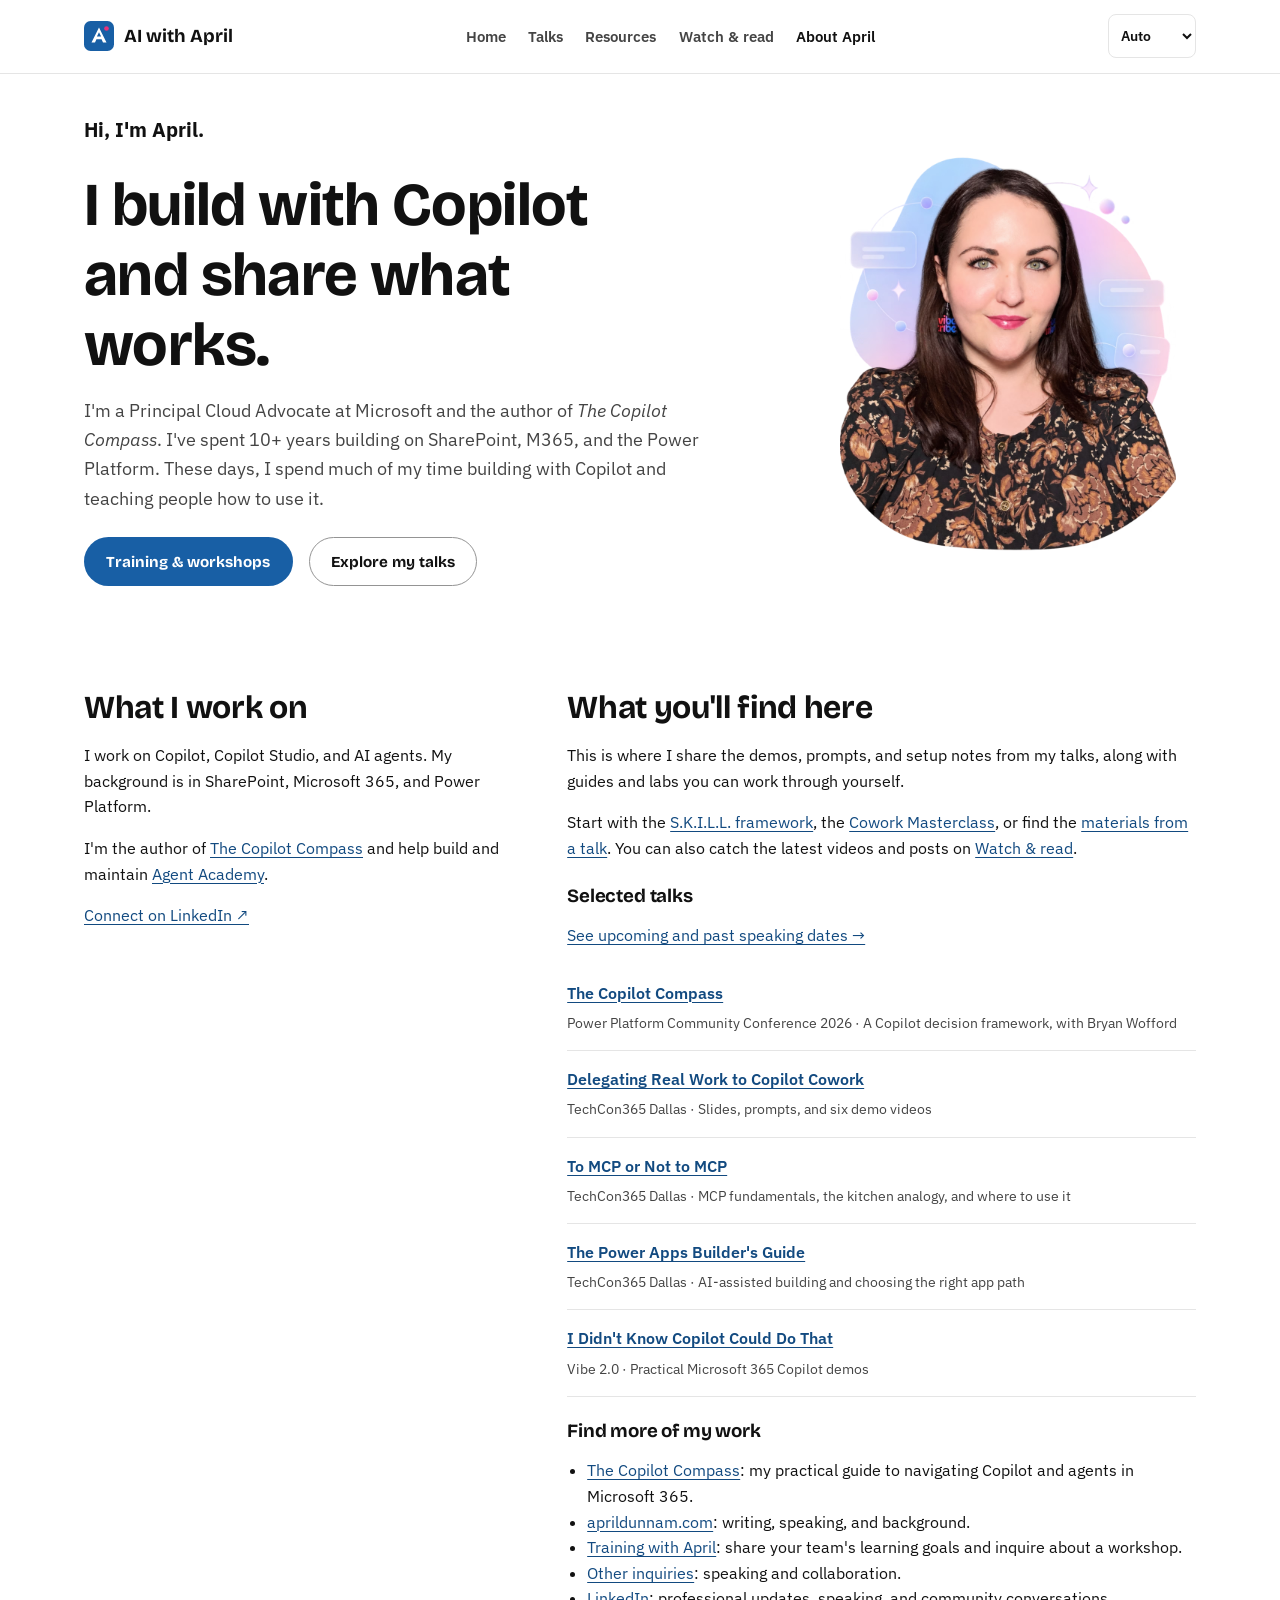
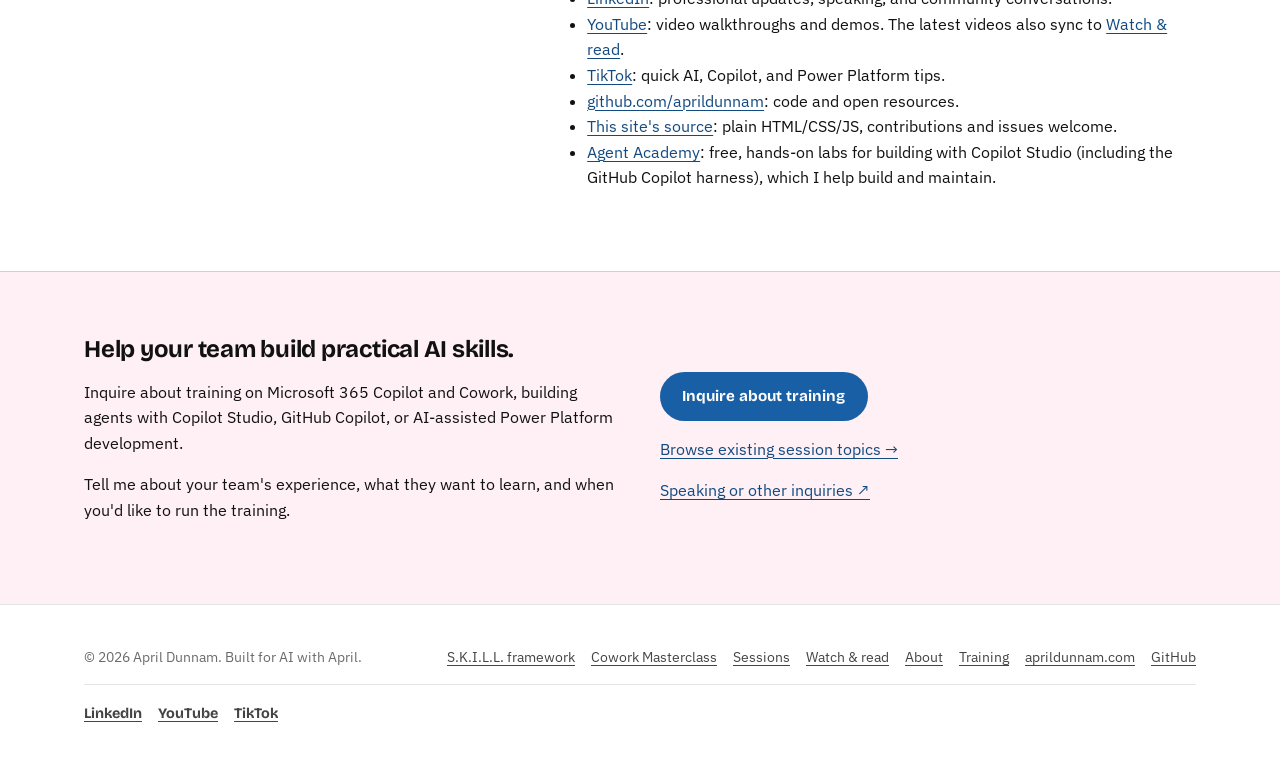
<file: about.html>
<!DOCTYPE html>
<html lang="en">
<head>
  <meta charset="UTF-8">
  <meta name="viewport" content="width=device-width, initial-scale=1">
  <script src="assets/js/theme.js"></script>
  <script>document.documentElement.classList.add("js");</script>
  <title>About | AI with April</title>
  <meta name="description" content="About April Dunnam, Principal Cloud Advocate at Microsoft, and why this hub exists.">

  <link rel="canonical" href="https://aprildunnam.github.io/ai-with-april/about.html">
  <meta property="og:type" content="profile">
  <meta property="og:title" content="About | AI with April">
  <meta property="og:description" content="April Dunnam, Principal Cloud Advocate at Microsoft and author of The Copilot Compass. Demos, guides, and training on Copilot, agents, and Power Platform.">
  <meta property="og:image" content="https://aprildunnam.github.io/ai-with-april/assets/img/og-cover.png">
  <meta property="og:image:alt" content="AI with April: practical AI, Copilot, and Power Platform learning">
  <meta property="og:image:width" content="1200">
  <meta property="og:image:height" content="630">
  <meta property="og:url" content="https://aprildunnam.github.io/ai-with-april/about.html">
  <meta name="twitter:card" content="summary_large_image">
  <meta name="twitter:creator" content="@aprildunnam">
  <meta name="twitter:image" content="https://aprildunnam.github.io/ai-with-april/assets/img/og-cover.png">

  <script type="application/ld+json">
  {
    "@context": "https://schema.org",
    "@type": "Person",
    "name": "April Dunnam",
    "jobTitle": "Principal Cloud Advocate",
    "worksFor": { "@type": "Organization", "name": "Microsoft" },
    "url": "https://aprildunnam.com",
    "sameAs": [
      "https://www.linkedin.com/in/aprildunnam/",
      "https://youtube.com/@aprildunnam",
      "https://www.tiktok.com/@aprildunnam",
      "https://github.com/aprildunnam"
    ]
  }
  </script>

  <link rel="icon" href="assets/img/favicon.svg" type="image/svg+xml">
  <link rel="preconnect" href="https://fonts.googleapis.com">
  <link rel="preconnect" href="https://fonts.gstatic.com" crossorigin>
  <link href="https://fonts.googleapis.com/css2?family=IBM+Plex+Sans:wght@400;500;600;700&family=Bricolage+Grotesque:wght@600;700&display=swap" rel="stylesheet">
  <link rel="stylesheet" href="assets/css/style.css">
</head>
<body>
  <a class="skip-link" href="#main">Skip to content</a>

  <header class="site-header">
    <div class="site-header__inner">
      <a class="brand" href="index.html">
        <img src="assets/img/favicon.svg" alt="" width="30" height="30">
        AI with April
      </a>
      <button class="nav-toggle" data-nav-toggle aria-expanded="false" aria-controls="main-nav">
        Menu
      </button>
      <nav aria-label="Primary">
        <ul class="main-nav" id="main-nav">
          <li><a href="index.html">Home</a></li>
          <li><a href="sessions.html">Talks</a></li>
          <li><a href="index.html#resources">Resources</a></li>
          <li><a href="updates.html">Watch &amp; read</a></li>
          <li><a href="about.html" aria-current="page">About April</a></li>
        </ul>
      </nav>
    </div>
  </header>

  <main id="main">
    <section class="section--tight">
      <div class="wrap about-hero">
        <div>
        <p class="author-intro">Hi, I'm April.</p>
        <h1>I build with Copilot<br>and share what works.</h1>
        <p class="hero__lede">
          I'm a Principal Cloud Advocate at Microsoft and the author of
          <em>The Copilot Compass</em>. I've spent 10+ years building on SharePoint, M365, and the
          Power Platform. These days, I spend much of my time building with Copilot and
          teaching people how to use it.
        </p>
        <div class="hero__actions">
          <a class="btn btn-primary" href="training.html">Training &amp; workshops</a>
          <a class="btn btn-secondary" href="sessions.html">Explore my talks</a>
        </div>
        </div>
        <img src="assets/img/april-dunnam-hero.avif" width="1122" height="1402" alt="April Dunnam" fetchpriority="high">
      </div>
    </section>
    <section class="section">
      <div class="wrap about-profile">
        <div>
          <h2>What I work on</h2>
          <p>I work on Copilot, Copilot Studio, and AI agents. My background is in
            SharePoint, Microsoft 365, and Power Platform.</p>
          <p>I'm the author of <a href="https://link.springer.com/book/10.1007/979-8-8688-2655-9">The Copilot Compass</a>
            and help build and maintain <a href="https://aka.ms/agent-academy">Agent Academy</a>.</p>
          <a href="https://www.linkedin.com/in/aprildunnam/">Connect on LinkedIn &nearr;</a>
        </div>
        <div>
        <h2>What you'll find here</h2>
        <p>
          This is where I share the demos, prompts, and setup notes from my talks,
          along with guides and labs you can work through yourself.
        </p>
        <p>
          Start with the <a href="resources/skill-framework.html">S.K.I.L.L. framework</a>, the
          <a href="resources/cowork-masterclass.html">Cowork Masterclass</a>, or find the
          <a href="sessions.html">materials from a talk</a>. You can also
          catch the latest videos and posts on <a href="updates.html">Watch &amp; read</a>.
        </p>

        <h3>Selected talks</h3>
        <p><a href="index.html#events">See upcoming and past speaking dates &rarr;</a></p>
        <ul class="selected-talks">
          <li><a href="resources/ppcc2026-copilot-compass.html">The Copilot Compass</a><span>Power Platform Community Conference 2026 &middot; A Copilot decision framework, with Bryan Wofford</span></li>
          <li><a href="resources/vibe-cowork.html">Delegating Real Work to Copilot Cowork</a><span>TechCon365 Dallas &middot; Slides, prompts, and six demo videos</span></li>
          <li><a href="resources/techcon365-dallas-mcp.html">To MCP or Not to MCP</a><span>TechCon365 Dallas &middot; MCP fundamentals, the kitchen analogy, and where to use it</span></li>
          <li><a href="resources/techcon365-dallas-power-apps.html">The Power Apps Builder's Guide</a><span>TechCon365 Dallas &middot; AI-assisted building and choosing the right app path</span></li>
          <li><a href="resources/vibe-copilot-countdown.html">I Didn't Know Copilot Could Do That</a><span>Vibe 2.0 &middot; Practical Microsoft 365 Copilot demos</span></li>
        </ul>
        <h3>Find more of my work</h3>
        <ul>
          <li><a href="https://link.springer.com/book/10.1007/979-8-8688-2655-9" target="_blank" rel="noopener">The Copilot Compass</a>: my practical guide to navigating Copilot and agents in Microsoft 365.</li>
          <li><a href="https://aprildunnam.com" target="_blank" rel="noopener">aprildunnam.com</a>: writing, speaking, and background.</li>
          <li><a href="training.html">Training with April</a>: share your team's learning goals and inquire about a workshop.</li>
          <li><a href="https://aprildunnam.com/contact/" target="_blank" rel="noopener">Other inquiries</a>: speaking and collaboration.</li>
          <li><a href="https://www.linkedin.com/in/aprildunnam/" target="_blank" rel="noopener">LinkedIn</a>: professional updates, speaking, and community conversations.</li>
          <li><a href="https://youtube.com/@aprildunnam" target="_blank" rel="noopener">YouTube</a>: video walkthroughs and demos. The latest videos also sync to <a href="updates.html">Watch &amp; read</a>.</li>
          <li><a href="https://www.tiktok.com/@aprildunnam" target="_blank" rel="noopener">TikTok</a>: quick AI, Copilot, and Power Platform tips.</li>
          <li><a href="https://github.com/aprildunnam" target="_blank" rel="noopener">github.com/aprildunnam</a>: code and open resources.</li>
          <li><a href="https://github.com/aprildunnam/ai-with-april" target="_blank" rel="noopener">This site's source</a>: plain HTML/CSS/JS, contributions and issues welcome.</li>
          <li><a href="https://aka.ms/agent-academy" target="_blank" rel="noopener">Agent Academy</a>: free, hands-on labs for building with Copilot Studio (including the GitHub Copilot harness), which I help build and maintain.</li>
        </ul>
        </div>
      </div>
    </section>
    <section class="section speaking-section" id="speaking">
      <div class="wrap speaking-layout">
        <div>
          <h2>Help your team build practical AI skills.</h2>
          <p>Inquire about training on Microsoft 365 Copilot and Cowork, building agents
            with Copilot Studio, GitHub Copilot, or AI-assisted Power Platform development.</p>
          <p>Tell me about your team's experience, what they want to learn, and when you'd like to run the training.</p>
        </div>
        <div class="speaking-actions">
          <a class="btn btn-primary" href="training.html">Inquire about training</a>
          <a href="sessions.html">Browse existing session topics &rarr;</a>
          <a href="https://aprildunnam.com/contact/">Speaking or other inquiries &nearr;</a>
        </div>
      </div>
    </section>
  </main>

  <footer class="site-footer">
    <div class="wrap site-footer__inner">
      <p>&copy; <span data-current-year>2026</span> April Dunnam. Built for AI with April.</p>
      <nav aria-label="Footer">
        <ul>
          <li><a href="resources/skill-framework.html">S.K.I.L.L. framework</a></li>
          <li><a href="resources/cowork-masterclass.html">Cowork Masterclass</a></li>
          <li><a href="sessions.html">Sessions</a></li>
          <li><a href="updates.html">Watch &amp; read</a></li>
          <li><a href="about.html">About</a></li>
          <li><a href="training.html">Training</a></li>
          <li><a href="https://aprildunnam.com">aprildunnam.com</a></li>
          <li><a href="https://github.com/aprildunnam/ai-with-april">GitHub</a></li>
        </ul>
      </nav>
      <nav class="site-footer__socials" aria-label="Follow April">
        <ul>
          <li><a href="https://www.linkedin.com/in/aprildunnam/" target="_blank" rel="noopener noreferrer">LinkedIn<span class="visually-hidden"> (opens in a new tab)</span></a></li>
          <li><a href="https://youtube.com/@aprildunnam" target="_blank" rel="noopener noreferrer">YouTube<span class="visually-hidden"> (opens in a new tab)</span></a></li>
          <li><a href="https://www.tiktok.com/@aprildunnam" target="_blank" rel="noopener noreferrer">TikTok<span class="visually-hidden"> (opens in a new tab)</span></a></li>
        </ul>
      </nav>
    </div>
  </footer>

  <script src="assets/js/main.js"></script>
</body>
</html>
</file>
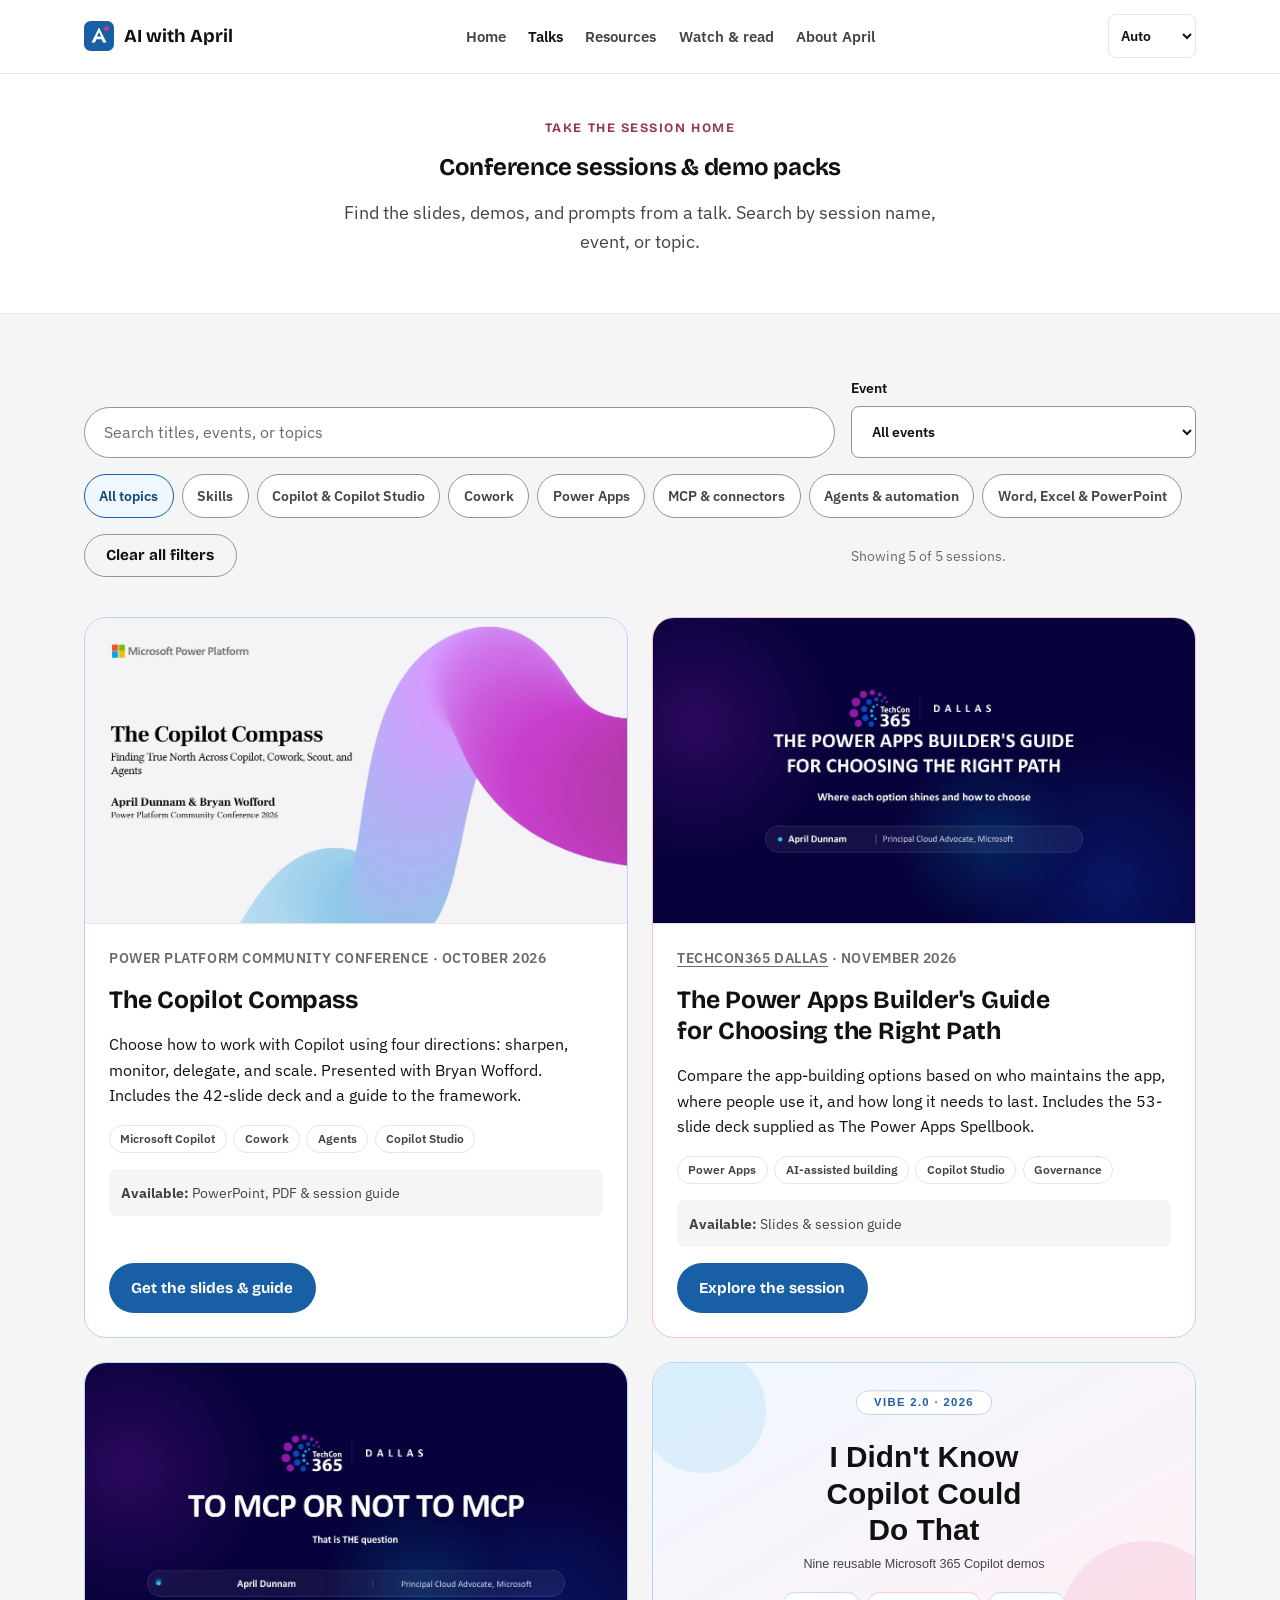
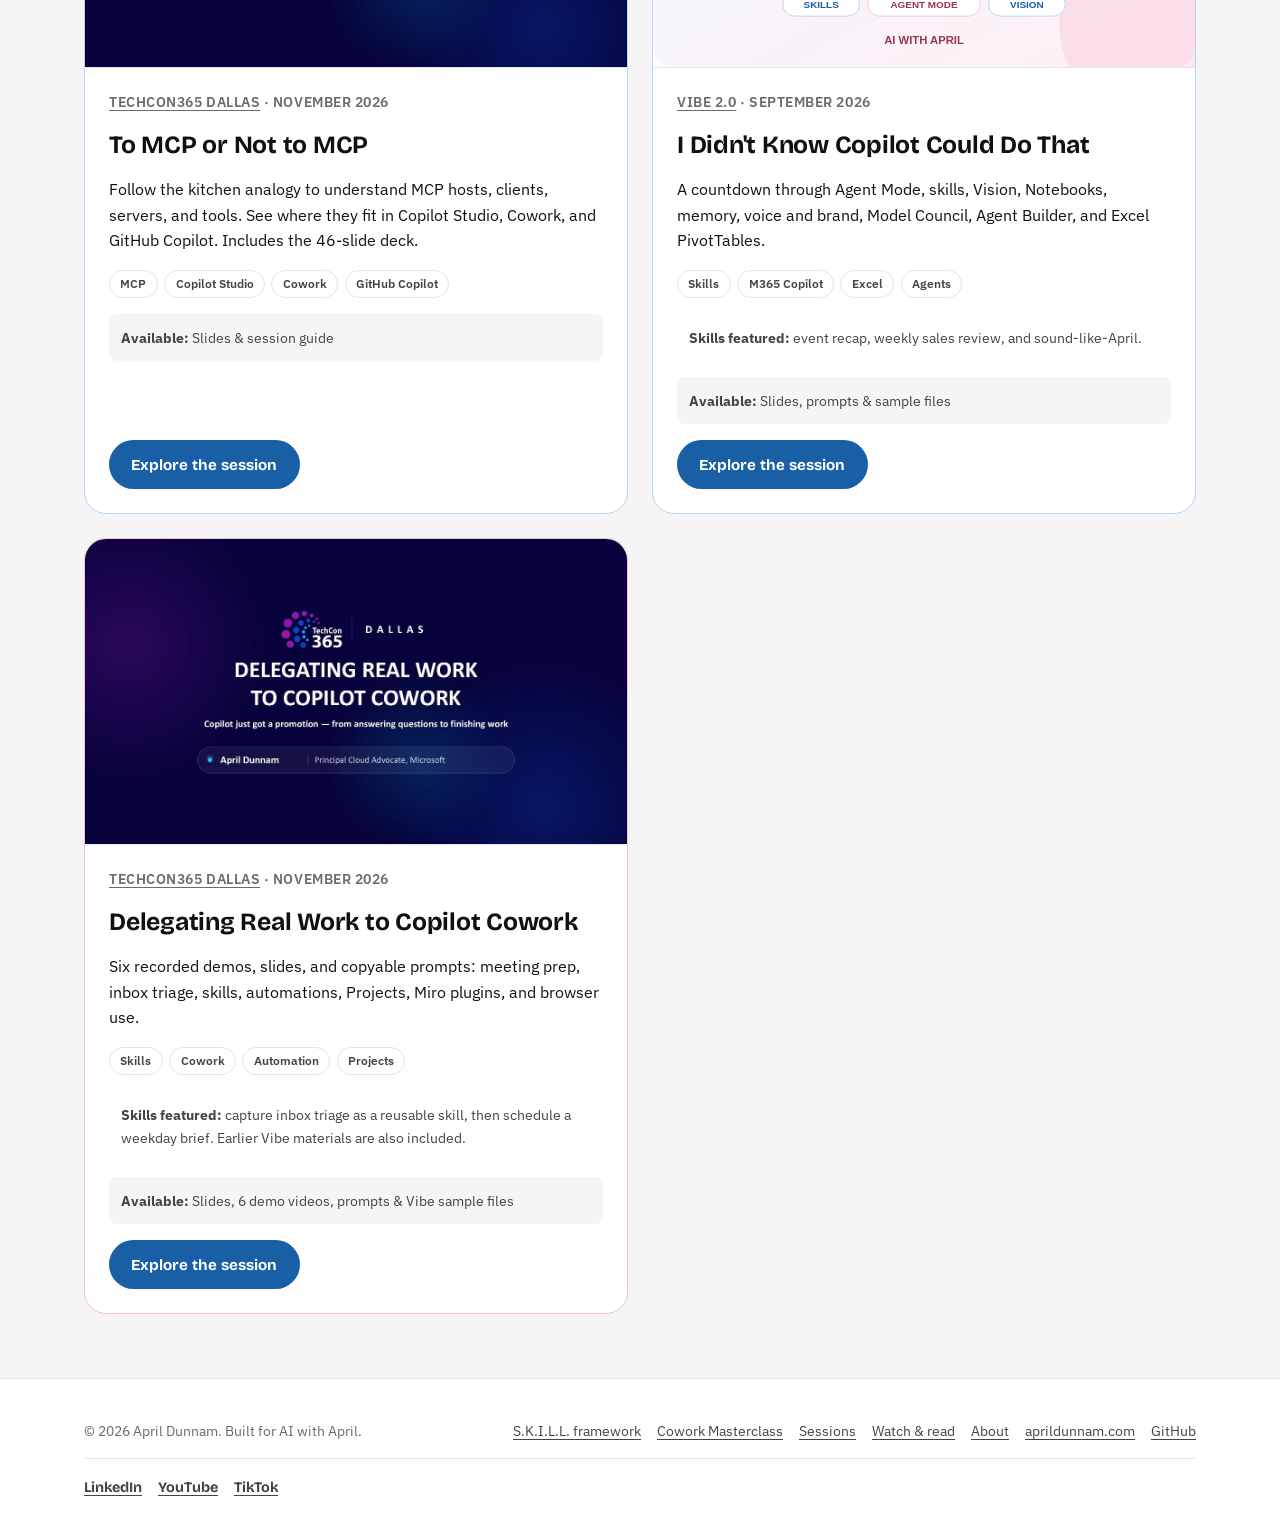
<file: sessions.html>
<!DOCTYPE html>
<html lang="en">
<head>
  <meta charset="UTF-8">
  <meta name="viewport" content="width=device-width, initial-scale=1">
  <script src="assets/js/theme.js"></script>
  <script>document.documentElement.classList.add("js");</script>
  <title>Conference sessions | AI with April</title>
  <meta name="description" content="Slides, reusable skills, copyable prompts, and synthetic demo files from April Dunnam's practical AI and Microsoft Copilot sessions.">
  <link rel="canonical" href="https://aprildunnam.github.io/ai-with-april/sessions.html">
  <meta property="og:type" content="website">
  <meta property="og:title" content="Conference sessions | AI with April">
  <meta property="og:description" content="Slides, reusable skills, copyable prompts, and synthetic demo files from April Dunnam's practical AI and Microsoft Copilot sessions.">
  <meta property="og:image" content="https://aprildunnam.github.io/ai-with-april/assets/img/og-cover.png">
  <meta property="og:image:alt" content="Conference sessions and reusable demo packs from AI with April">
  <meta property="og:image:width" content="1200">
  <meta property="og:image:height" content="630">
  <meta property="og:url" content="https://aprildunnam.github.io/ai-with-april/sessions.html">
  <meta name="twitter:card" content="summary_large_image">
  <meta name="twitter:creator" content="@aprildunnam">
  <meta name="twitter:image" content="https://aprildunnam.github.io/ai-with-april/assets/img/og-cover.png">

  <script type="application/ld+json">
  {
    "@context": "https://schema.org",
    "@type": "CollectionPage",
    "name": "Conference sessions and demo packs",
    "url": "https://aprildunnam.github.io/ai-with-april/sessions.html",
    "description": "Slides, reusable skills, copyable prompts, and synthetic demo files from April Dunnam's practical AI and Microsoft Copilot sessions."
  }
  </script>
  <link rel="icon" href="assets/img/favicon.svg" type="image/svg+xml">
  <link rel="preconnect" href="https://fonts.googleapis.com">
  <link rel="preconnect" href="https://fonts.gstatic.com" crossorigin>
  <link href="https://fonts.googleapis.com/css2?family=IBM+Plex+Sans:wght@400;500;600;700&family=Bricolage+Grotesque:wght@600;700&display=swap" rel="stylesheet">
  <link rel="stylesheet" href="assets/css/style.css">
</head>
<body>
  <a class="skip-link" href="#main">Skip to content</a>
  <header class="site-header">
    <div class="site-header__inner">
      <a class="brand" href="index.html"><img src="assets/img/favicon.svg" alt="" width="30" height="30">AI with April</a>
      <button class="nav-toggle" data-nav-toggle aria-expanded="false" aria-controls="main-nav">Menu</button>
      <nav aria-label="Primary">
        <ul class="main-nav" id="main-nav">
          <li><a href="index.html">Home</a></li>
          <li><a href="sessions.html" aria-current="page">Talks</a></li>
          <li><a href="index.html#resources">Resources</a></li>
          <li><a href="updates.html">Watch &amp; read</a></li>
          <li><a href="about.html">About April</a></li>
        </ul>
      </nav>
    </div>
  </header>
  <main id="main">
    <section class="section--tight session-page-hero">
      <div class="wrap session-content">
        <p class="eyebrow">Take the session home</p>
        <h1>Conference sessions &amp; demo packs</h1>
        <p class="hero__lede">
          Find the slides, demos, and prompts from a talk.
          Search by session name, event, or topic.
        </p>
      </div>
    </section>
    <section class="section session-catalog">
      <div class="wrap">
        <form class="session-toolbar" role="search" aria-label="Find conference sessions" data-session-toolbar hidden>
          <label class="session-search">
            <span class="visually-hidden">Search by session title, event, or topic</span>
            <input type="search" name="q" placeholder="Search titles, events, or topics" aria-controls="session-grid" data-session-search>
          </label>
          <label class="session-event">
            <span>Event</span>
            <select name="event" aria-controls="session-grid" data-session-event-filter>
              <option value="all">All events</option>
              <option value="ppcc-2026">Power Platform Community Conference 2026</option>
              <option value="techcon365-dallas-2026">TechCon365 Dallas 2026</option>
              <option value="vibe-2-2026">Vibe 2.0</option>
            </select>
          </label>
          <div class="session-filters" role="group" aria-label="Filter by topic">
            <button class="session-filter is-active" type="button" aria-pressed="true" data-session-filter="all">All topics</button>
            <button class="session-filter" type="button" aria-pressed="false" data-session-filter="skills">Skills</button>
            <button class="session-filter" type="button" aria-pressed="false" data-session-filter="copilot">Copilot &amp; Copilot Studio</button>
            <button class="session-filter" type="button" aria-pressed="false" data-session-filter="cowork">Cowork</button>
            <button class="session-filter" type="button" aria-pressed="false" data-session-filter="power-apps">Power Apps</button>
            <button class="session-filter" type="button" aria-pressed="false" data-session-filter="mcp">MCP &amp; connectors</button>
            <button class="session-filter" type="button" aria-pressed="false" data-session-filter="agents">Agents &amp; automation</button>
            <button class="session-filter" type="button" aria-pressed="false" data-session-filter="office">Word, Excel &amp; PowerPoint</button>
          </div>
          <button class="btn btn-secondary" type="button" data-session-reset>Clear all filters</button>
          <p class="session-results" data-session-results role="status" aria-live="polite" aria-atomic="true">Showing 5 sessions</p>
        </form>
        <div class="session-grid" id="session-grid">
          <article class="session-card" data-session-card data-session-event="ppcc-2026" data-session-topics="copilot cowork agents office" data-session-search-text="The Copilot Compass Finding True North Across Copilot Cowork Scout and Agents PPCC PPCC2026 Power Platform Conference Power Platform Community Conference 2026 April Dunnam Bryan Wofford sharpen monitor delegate scale Chat Autopilot Code Agent Builder Copilot Studio Word Excel PowerPoint">
            <a class="session-card__media" href="resources/ppcc2026-copilot-compass.html">
              <img src="assets/img/ppcc2026-copilot-compass.jpg" width="1200" height="675" loading="lazy" decoding="async" alt="The Copilot Compass by April Dunnam and Bryan Wofford at Power Platform Community Conference 2026">
            </a>
            <div class="session-card__body">
              <p class="session-meta">Power Platform Community Conference &middot; October 2026</p>
              <h2><a href="resources/ppcc2026-copilot-compass.html">The Copilot Compass</a></h2>
              <p>Choose how to work with Copilot using four directions: sharpen, monitor, delegate, and scale. Presented with Bryan Wofford. Includes the 42-slide deck and a guide to the framework.</p>
              <ul class="session-topics" aria-label="Session topics">
                <li>Microsoft Copilot</li><li>Cowork</li><li>Agents</li><li>Copilot Studio</li>
              </ul>
              <p class="session-skill-note session-availability"><strong>Available:</strong> PowerPoint, PDF &amp; session guide</p>
              <a class="btn btn-primary" href="resources/ppcc2026-copilot-compass.html">Get the slides &amp; guide</a>
            </div>
          </article>
          <article class="session-card session-card--pink" data-session-card data-session-event="techcon365-dallas-2026" data-session-topics="power-apps copilot agents" data-session-search-text="The Power Apps Builder's Guide for Choosing the Right Path Spellbook TechCon365 Dallas November 2026 canvas model-driven generative pages PCF code apps Copilot Studio AI coding agents governance">
            <a class="session-card__media" href="resources/techcon365-dallas-power-apps.html">
              <img src="assets/img/techcon365-dallas-power-apps.jpg" width="1200" height="675" loading="lazy" decoding="async" alt="The Power Apps Builder's Guide for Choosing the Right Path at TechCon365 Dallas">
            </a>
            <div class="session-card__body">
              <p class="session-meta"><a href="https://techcon365.com/Dallas/" target="_blank" rel="noopener noreferrer">TechCon365 Dallas</a> &middot; November 2026</p>
              <h2><a href="resources/techcon365-dallas-power-apps.html">The Power Apps Builder's Guide for Choosing the Right Path</a></h2>
              <p>Compare the app-building options based on who maintains the app, where people use it, and how long it needs to last. Includes the 53-slide deck supplied as The Power Apps Spellbook.</p>
              <ul class="session-topics" aria-label="Session topics">
                <li>Power Apps</li><li>AI-assisted building</li><li>Copilot Studio</li><li>Governance</li>
              </ul>
              <p class="session-skill-note session-availability"><strong>Available:</strong> Slides &amp; session guide</p>
              <a class="btn btn-primary" href="resources/techcon365-dallas-power-apps.html">Explore the session</a>
            </div>
          </article>
          <article class="session-card" data-session-card data-session-event="techcon365-dallas-2026" data-session-topics="mcp agents copilot cowork connectors" data-session-search-text="To MCP or Not to MCP What is MCP Model Context Protocol basics fundamentals kitchen restaurant analogy host client server tools resources prompts local remote stdio Streamable HTTP connectors Copilot Studio Copilot Cowork TechCon365 Dallas November 2026 VS Code GitHub Copilot CLI">
            <a class="session-card__media" href="resources/techcon365-dallas-mcp.html">
              <img src="assets/img/techcon365-dallas-mcp.jpg" width="1200" height="675" loading="lazy" decoding="async" alt="To MCP or Not to MCP at TechCon365 Dallas">
            </a>
            <div class="session-card__body">
              <p class="session-meta"><a href="https://techcon365.com/Dallas/" target="_blank" rel="noopener noreferrer">TechCon365 Dallas</a> &middot; November 2026</p>
              <h2><a href="resources/techcon365-dallas-mcp.html">To MCP or Not to MCP</a></h2>
              <p>Follow the kitchen analogy to understand MCP hosts, clients, servers, and tools. See where they fit in Copilot Studio, Cowork, and GitHub Copilot. Includes the 46-slide deck.</p>
              <ul class="session-topics" aria-label="Session topics">
                <li>MCP</li><li>Copilot Studio</li><li>Cowork</li><li>GitHub Copilot</li>
              </ul>
              <p class="session-skill-note session-availability"><strong>Available:</strong> Slides &amp; session guide</p>
              <a class="btn btn-primary" href="resources/techcon365-dallas-mcp.html">Explore the session</a>
            </div>
          </article>
          <article class="session-card" data-session-card data-session-event="vibe-2-2026" data-session-topics="skills copilot agents apps office excel powerpoint vision notebooks memory researcher" data-session-search-text="I Didn't Know Copilot Could Do That Microsoft 365 Copilot skills Agent Builder Agent Mode Excel PivotTable PowerPoint Word Vision Notebooks memory Model Council Vibe 2.0 September 2026">
            <a class="session-card__media" href="resources/vibe-copilot-countdown.html">
              <img src="assets/img/vibe-copilot-countdown.svg" width="1200" height="675" loading="lazy" decoding="async" alt="I Didn't Know Copilot Could Do That session cover">
            </a>
            <div class="session-card__body">
              <p class="session-meta"><a href="https://partnerin.io/vibe" target="_blank" rel="noopener noreferrer">Vibe 2.0</a> &middot; September 2026</p>
              <h2><a href="resources/vibe-copilot-countdown.html">I Didn't Know Copilot Could Do That</a></h2>
              <p>
                A countdown through Agent Mode, skills, Vision, Notebooks, memory, voice and
                brand, Model Council, Agent Builder, and Excel PivotTables.
              </p>
              <ul class="session-topics" aria-label="Session topics">
                <li>Skills</li><li>M365 Copilot</li><li>Excel</li><li>Agents</li>
              </ul>
              <p class="session-skill-note"><strong>Skills featured:</strong> event recap, weekly sales review, and sound-like-April.</p>
              <p class="session-skill-note session-availability"><strong>Available:</strong> Slides, prompts &amp; sample files</p>
              <a class="btn btn-primary" href="resources/vibe-copilot-countdown.html">Explore the session</a>
            </div>
          </article>
          <article class="session-card session-card--pink" data-session-card data-session-event="techcon365-dallas-2026" data-session-topics="skills copilot cowork agents automation projects plugins mcp outlook teams miro browser" data-session-search-text="Delegating Real Work to Copilot Cowork TechCon365 Dallas November 2026 Q4 launch meeting inbox triage automation skill Project plugin Miro browser governance Vibe Analog Fest">
            <a class="session-card__media" href="resources/vibe-cowork.html">
              <img src="assets/img/techcon365-dallas-cowork.jpg" width="1200" height="675" loading="lazy" decoding="async" alt="Delegating Real Work to Copilot Cowork at TechCon365 Dallas">
            </a>
            <div class="session-card__body">
              <p class="session-meta"><a href="https://techcon365.com/Dallas/" target="_blank" rel="noopener noreferrer">TechCon365 Dallas</a> &middot; November 2026</p>
              <h2><a href="resources/vibe-cowork.html">Delegating Real Work to Copilot Cowork</a></h2>
              <p>
                Six recorded demos, slides, and copyable prompts: meeting prep, inbox triage,
                skills, automations, Projects, Miro plugins, and browser use.
              </p>
              <ul class="session-topics" aria-label="Session topics">
                <li>Skills</li><li>Cowork</li><li>Automation</li><li>Projects</li>
              </ul>
              <p class="session-skill-note"><strong>Skills featured:</strong> capture inbox triage as a reusable skill, then schedule a weekday brief. Earlier Vibe materials are also included.</p>
              <p class="session-skill-note session-availability"><strong>Available:</strong> Slides, 6 demo videos, prompts &amp; Vibe sample files</p>
              <a class="btn btn-primary" href="resources/vibe-cowork.html">Explore the session</a>
            </div>
          </article>
        </div>
        <div class="session-empty" data-session-empty hidden>
          <p>No sessions match your search, topic, and event. Try fewer search words or clear the filters.</p>
          <button class="btn btn-secondary" type="button" data-session-reset>Clear all filters and show every session</button>
        </div>
      </div>
    </section>
  </main>
  <footer class="site-footer">
    <div class="wrap site-footer__inner">
      <p>&copy; <span data-current-year>2026</span> April Dunnam. Built for AI with April.</p>
      <nav aria-label="Footer">
        <ul>
          <li><a href="resources/skill-framework.html">S.K.I.L.L. framework</a></li>
          <li><a href="resources/cowork-masterclass.html">Cowork Masterclass</a></li>
          <li><a href="sessions.html">Sessions</a></li>
          <li><a href="updates.html">Watch &amp; read</a></li>
          <li><a href="about.html">About</a></li>
          <li><a href="https://aprildunnam.com">aprildunnam.com</a></li>
          <li><a href="https://github.com/aprildunnam/ai-with-april">GitHub</a></li>
        </ul>
      </nav>
      <nav class="site-footer__socials" aria-label="Follow April">
        <ul>
          <li><a href="https://www.linkedin.com/in/aprildunnam/" target="_blank" rel="noopener noreferrer">LinkedIn<span class="visually-hidden"> (opens in a new tab)</span></a></li>
          <li><a href="https://youtube.com/@aprildunnam" target="_blank" rel="noopener noreferrer">YouTube<span class="visually-hidden"> (opens in a new tab)</span></a></li>
          <li><a href="https://www.tiktok.com/@aprildunnam" target="_blank" rel="noopener noreferrer">TikTok<span class="visually-hidden"> (opens in a new tab)</span></a></li>
        </ul>
      </nav>
    </div>
  </footer>
  <script src="assets/js/main.js"></script>
  <script src="assets/js/sessions.js"></script>
</body>
</html>
</file>
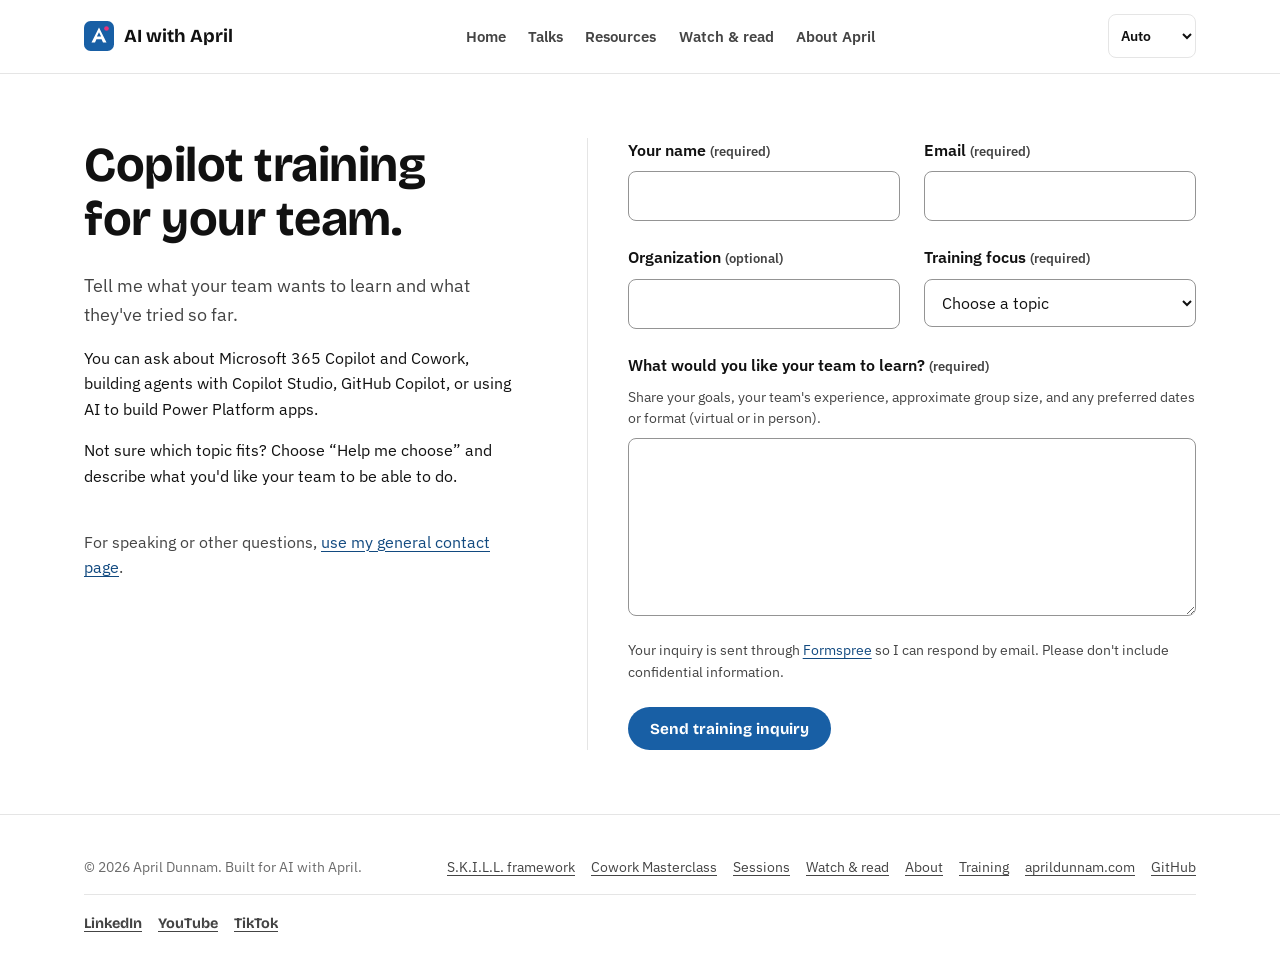
<file: training.html>
<!DOCTYPE html>
<html lang="en">
<head>
  <meta charset="UTF-8">
  <meta name="viewport" content="width=device-width, initial-scale=1">
  <script src="assets/js/theme.js"></script>
  <script>document.documentElement.classList.add("js");</script>
  <title>Training with April | AI with April</title>
  <meta name="description" content="Inquire about practical training for your team on Microsoft 365 Copilot, Copilot Cowork, Copilot Studio, GitHub Copilot, and AI-assisted Power Platform development.">
  <link rel="canonical" href="https://aprildunnam.github.io/ai-with-april/training.html">
  <meta property="og:type" content="website">
  <meta property="og:title" content="Training with April | AI with April">
  <meta property="og:description" content="Tell April what your team wants to learn about Copilot, agents, and Power Platform. Start a training conversation.">
  <meta property="og:image" content="https://aprildunnam.github.io/ai-with-april/assets/img/og-cover.png">
  <meta property="og:image:alt" content="AI with April: practical Copilot and AI learning">
  <meta property="og:image:width" content="1200">
  <meta property="og:image:height" content="630">
  <meta property="og:url" content="https://aprildunnam.github.io/ai-with-april/training.html">
  <meta name="twitter:card" content="summary_large_image">
  <meta name="twitter:creator" content="@aprildunnam">
  <meta name="twitter:image" content="https://aprildunnam.github.io/ai-with-april/assets/img/og-cover.png">
  <link rel="icon" href="assets/img/favicon.svg" type="image/svg+xml">
  <link rel="preconnect" href="https://fonts.googleapis.com">
  <link rel="preconnect" href="https://fonts.gstatic.com" crossorigin>
  <link href="https://fonts.googleapis.com/css2?family=IBM+Plex+Sans:wght@400;500;600;700&family=Bricolage+Grotesque:wght@600;700&display=swap" rel="stylesheet">
  <link rel="stylesheet" href="assets/css/style.css">
</head>
<body>
  <a class="skip-link" href="#main">Skip to content</a>
  <header class="site-header">
    <div class="site-header__inner">
      <a class="brand" href="index.html"><img src="assets/img/favicon.svg" alt="" width="30" height="30">AI with April</a>
      <button class="nav-toggle" data-nav-toggle aria-expanded="false" aria-controls="main-nav">Menu</button>
      <nav aria-label="Primary">
        <ul class="main-nav" id="main-nav">
          <li><a href="index.html">Home</a></li>
          <li><a href="sessions.html">Talks</a></li>
          <li><a href="index.html#resources">Resources</a></li>
          <li><a href="updates.html">Watch &amp; read</a></li>
          <li><a href="about.html">About April</a></li>
        </ul>
      </nav>
    </div>
  </header>
  <main id="main">
    <!-- THESIS: A short training inquiry, not a generic collaboration pitch.
      OWN-WORLD: Existing editorial blue/rose tokens, native labeled controls, both themes.
      STORY: Share a team goal and contact details; get an honest submission result.
      FIRST VIEWPORT: Purpose and context at left, the five-field form at right; stacked on mobile.
      FORM: Local extension of the portfolio; no new visual world or selection seed. -->
    <section class="section">
      <div class="wrap training-layout">
        <div class="training-intro">
          <h1>Copilot training<br>for your team.</h1>
          <p class="hero__lede">Tell me what your team wants to learn and what they've tried so far.</p>
          <p>You can ask about Microsoft 365 Copilot and Cowork, building agents with
            Copilot Studio, GitHub Copilot, or using AI to build Power Platform apps.</p>
          <p>Not sure which topic fits? Choose &ldquo;Help me choose&rdquo; and describe
            what you'd like your team to be able to do.</p>
          <p class="training-other">For speaking or other questions,
            <a href="https://aprildunnam.com/contact/">use my general contact page</a>.</p>
        </div>
        <div class="training-panel">
          <form id="training-form" class="training-form" action="https://formspree.io/f/mnpproje" method="post" aria-label="Training inquiry">
            <input type="hidden" name="_subject" value="AI with April: training inquiry">
            <div hidden>
              <label for="training-website">Leave this field empty</label>
              <input id="training-website" type="text" name="_gotcha" tabindex="-1" autocomplete="off">
            </div>
            <fieldset id="training-fields" class="training-fields">
              <legend class="visually-hidden">Your training inquiry</legend>
              <div class="training-field">
                <label for="training-name">Your name <span>(required)</span></label>
                <input id="training-name" name="name" type="text" autocomplete="name" maxlength="100" required>
              </div>
              <div class="training-field">
                <label for="training-email">Email <span>(required)</span></label>
                <input id="training-email" name="email" type="email" autocomplete="email" maxlength="254" required>
              </div>
              <div class="training-field">
                <label for="training-organization">Organization <span>(optional)</span></label>
                <input id="training-organization" name="organization" type="text" autocomplete="organization" maxlength="160">
              </div>
              <div class="training-field">
                <label for="training-focus">Training focus <span>(required)</span></label>
                <select id="training-focus" name="training_focus" required>
                  <option value="" selected disabled>Choose a topic</option>
                  <option>Microsoft 365 Copilot &amp; Cowork</option>
                  <option>Copilot Studio &amp; AI agents</option>
                  <option>GitHub Copilot</option>
                  <option>Power Platform &amp; AI</option>
                  <option>Help me choose</option>
                </select>
              </div>
              <div class="training-field training-field--wide">
                <label for="training-message">What would you like your team to learn? <span>(required)</span></label>
                <p class="training-hint" id="training-message-hint">Share your goals, your team's experience,
                  approximate group size, and any preferred dates or format (virtual or in person).</p>
                <textarea id="training-message" name="message" rows="6" maxlength="4000" aria-describedby="training-message-hint" required></textarea>
              </div>
            </fieldset>
            <p class="training-privacy">Your inquiry is sent through <a href="https://formspree.io/">Formspree</a>
              so I can respond by email. Please don't include confidential information.</p>
            <div id="training-error" class="training-notice training-notice--error" role="alert" tabindex="-1" hidden>
              <p id="training-error-message"></p>
              <p>Your details are still in the form. You can also <a href="https://aprildunnam.com/contact/">use my general contact page</a>.</p>
            </div>
            <button id="training-submit" class="btn btn-primary" type="submit">Send training inquiry</button>
            <p id="training-status" class="visually-hidden" role="status"></p>
          </form>
          <section id="training-success" class="training-notice" aria-labelledby="training-success-title" hidden>
            <h2 id="training-success-title" tabindex="-1">Your training inquiry was submitted.</h2>
            <p>Thanks for sharing what your team needs. I'll reply using the email address you provided.</p>
            <button id="training-again" class="btn btn-secondary" type="button">Send another inquiry</button>
          </section>
        </div>
      </div>
    </section>
  </main>
  <footer class="site-footer">
    <div class="wrap site-footer__inner">
      <p>&copy; <span data-current-year>2026</span> April Dunnam. Built for AI with April.</p>
      <nav aria-label="Footer"><ul>
        <li><a href="resources/skill-framework.html">S.K.I.L.L. framework</a></li>
        <li><a href="resources/cowork-masterclass.html">Cowork Masterclass</a></li>
        <li><a href="sessions.html">Sessions</a></li>
        <li><a href="updates.html">Watch &amp; read</a></li>
        <li><a href="about.html">About</a></li>
        <li><a href="training.html" aria-current="page">Training</a></li>
        <li><a href="https://aprildunnam.com">aprildunnam.com</a></li>
        <li><a href="https://github.com/aprildunnam/ai-with-april">GitHub</a></li>
      </ul></nav>
      <nav class="site-footer__socials" aria-label="Follow April"><ul>
        <li><a href="https://www.linkedin.com/in/aprildunnam/" target="_blank" rel="noopener noreferrer">LinkedIn<span class="visually-hidden"> (opens in a new tab)</span></a></li>
        <li><a href="https://youtube.com/@aprildunnam" target="_blank" rel="noopener noreferrer">YouTube<span class="visually-hidden"> (opens in a new tab)</span></a></li>
        <li><a href="https://www.tiktok.com/@aprildunnam" target="_blank" rel="noopener noreferrer">TikTok<span class="visually-hidden"> (opens in a new tab)</span></a></li>
      </ul></nav>
    </div>
  </footer>
  <script src="assets/js/main.js"></script>
  <script src="assets/js/training-form.js"></script>
</body>
</html>
</file>
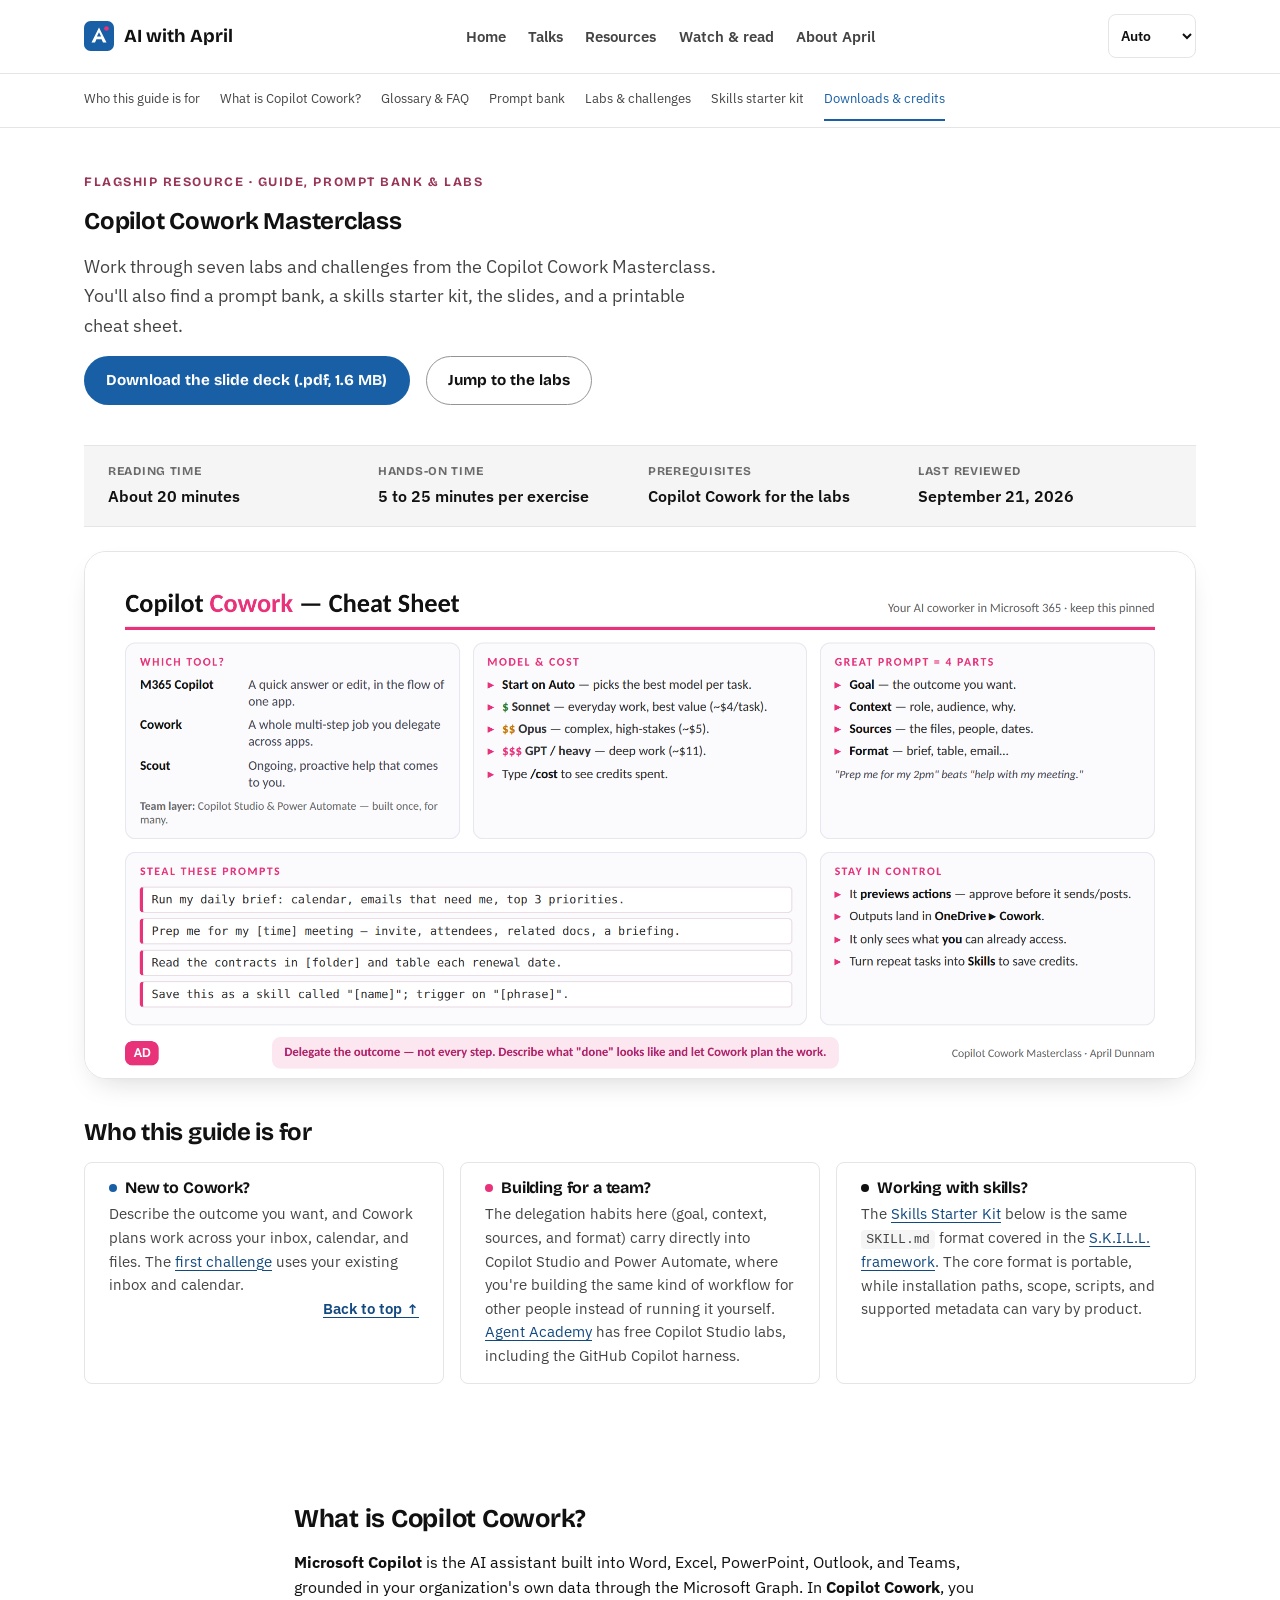
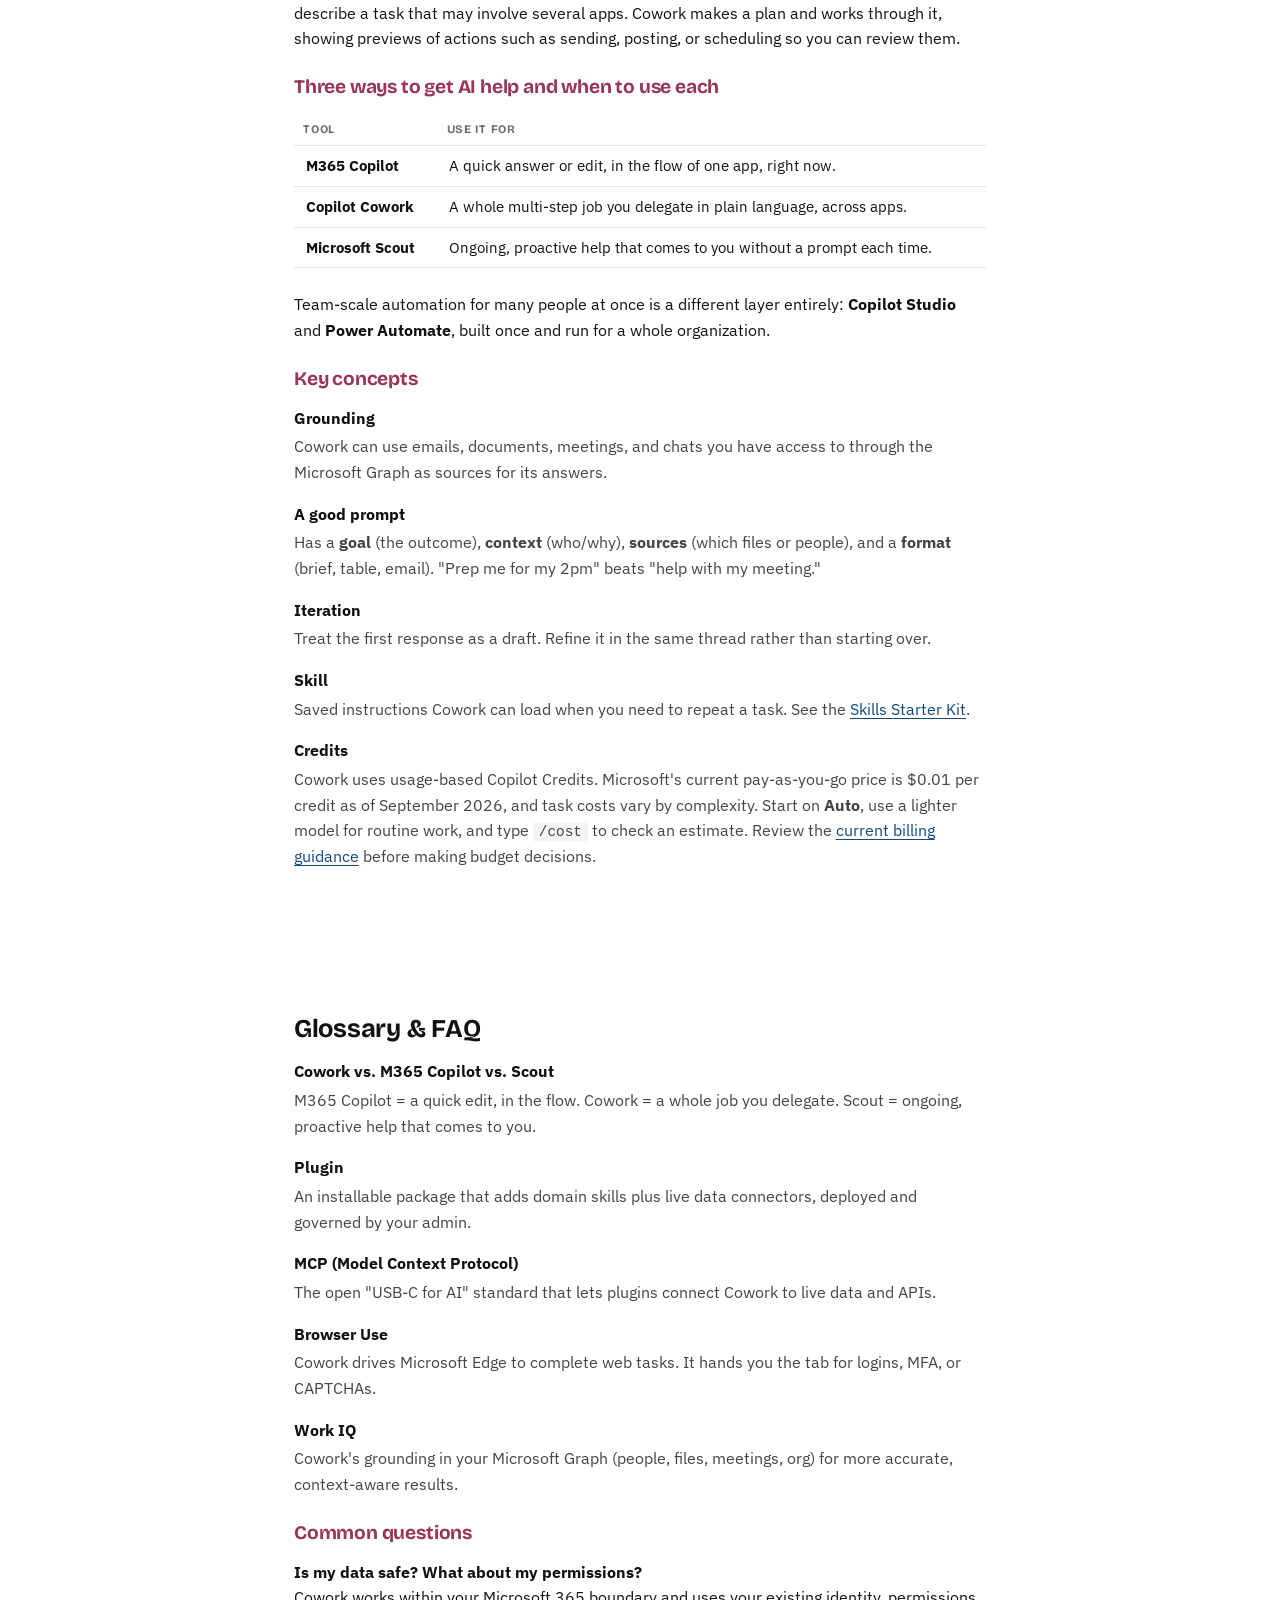
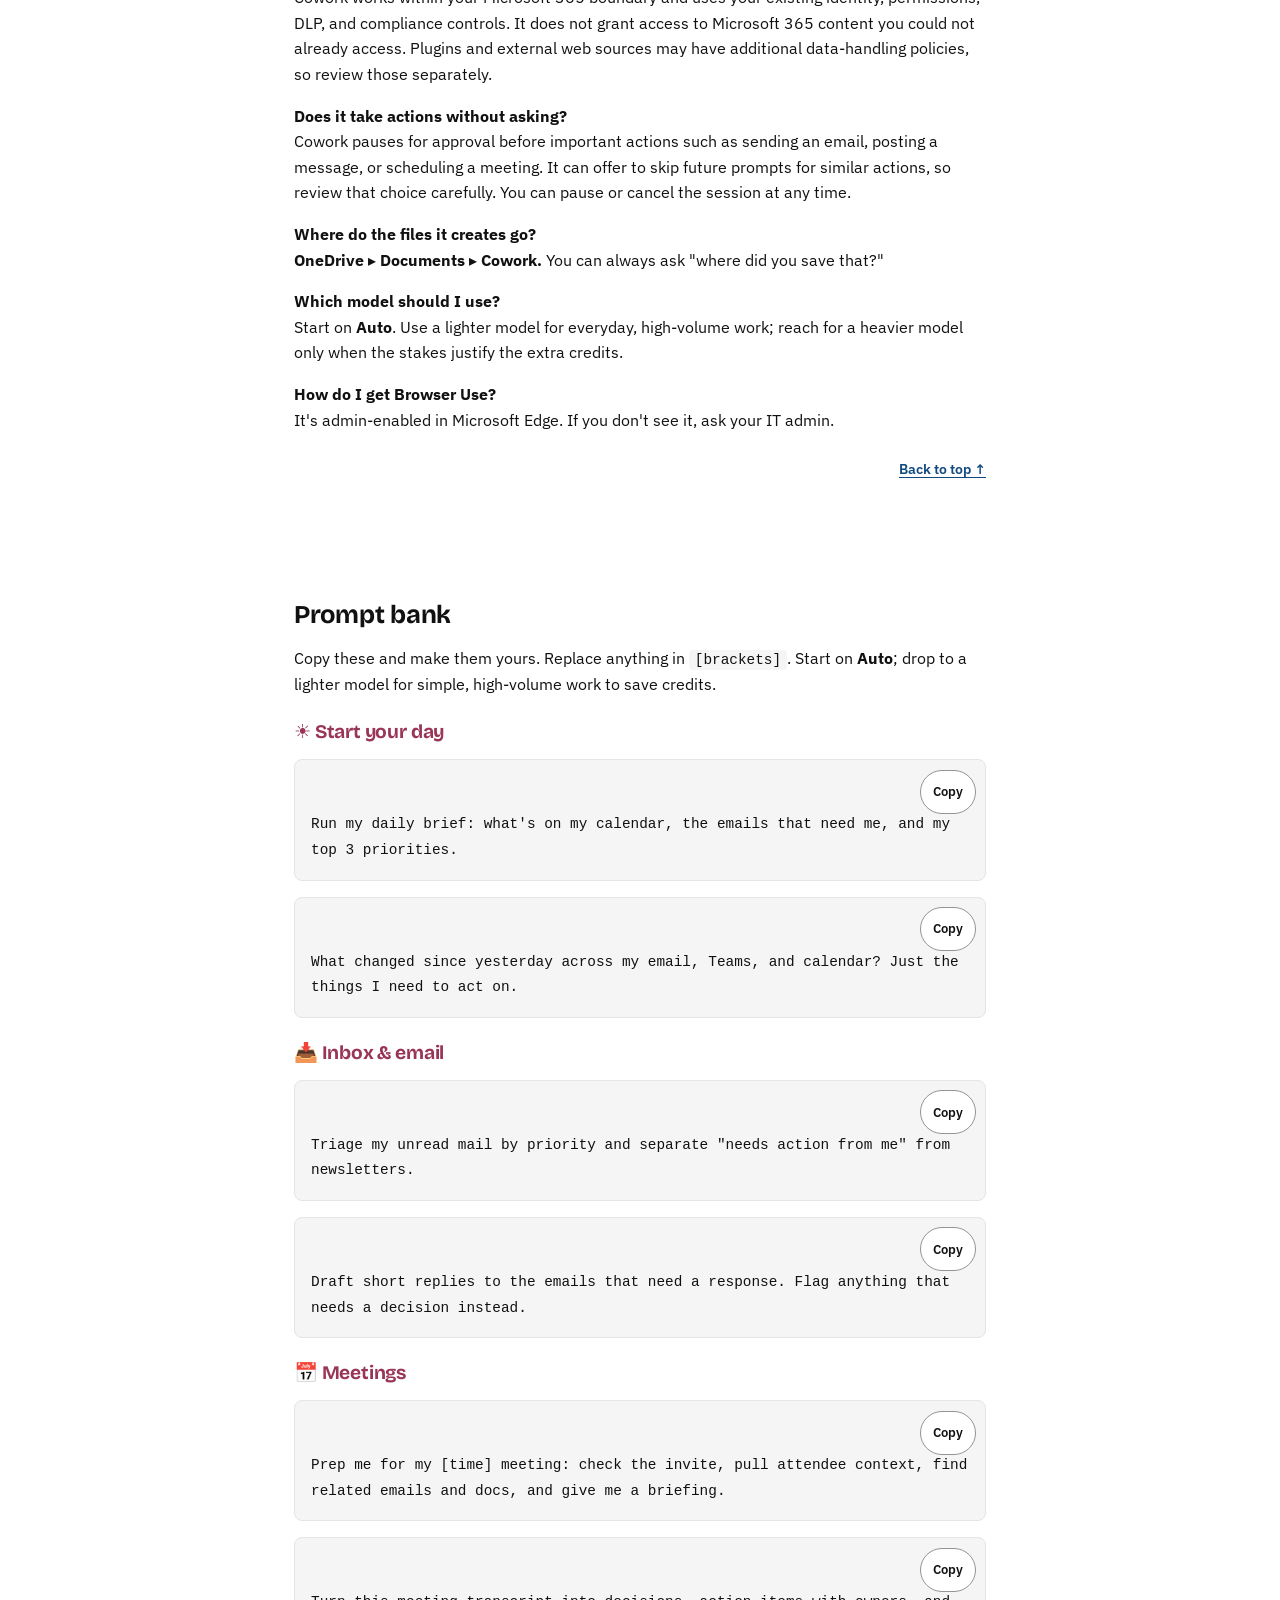
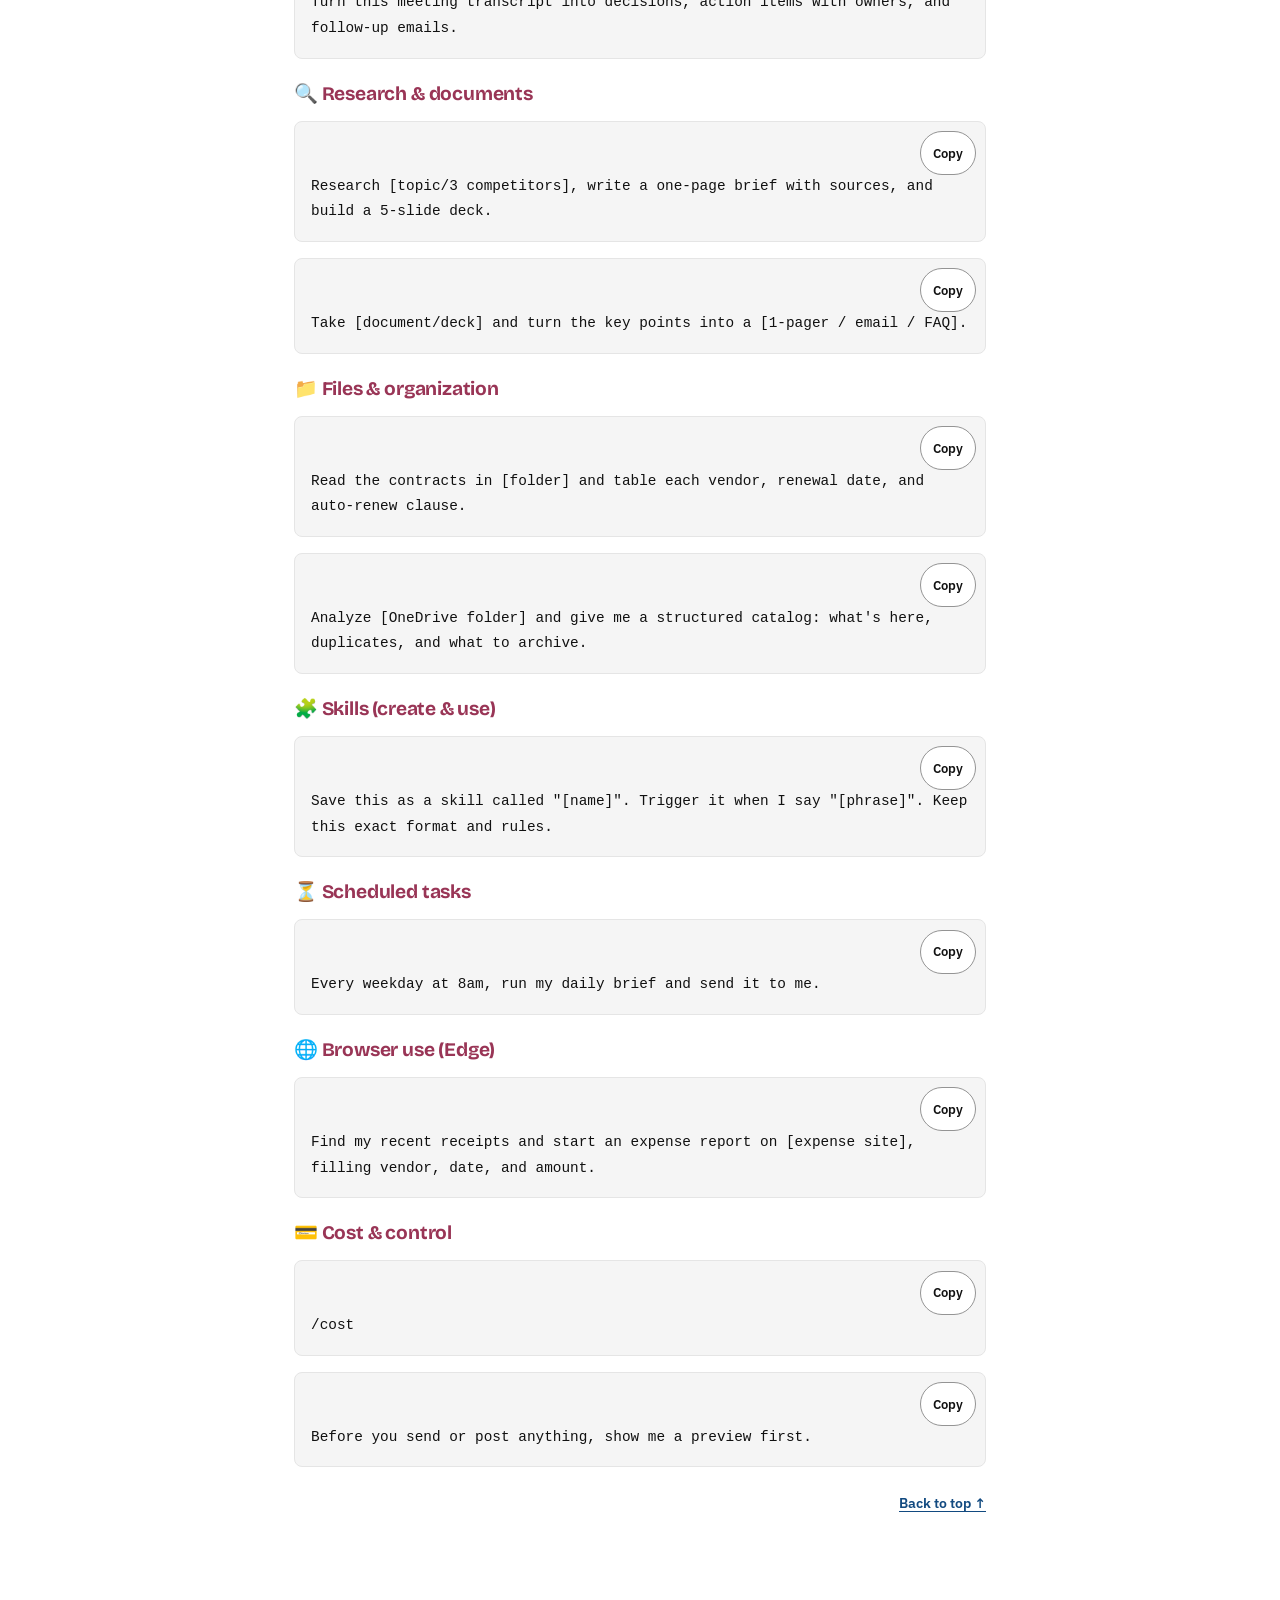
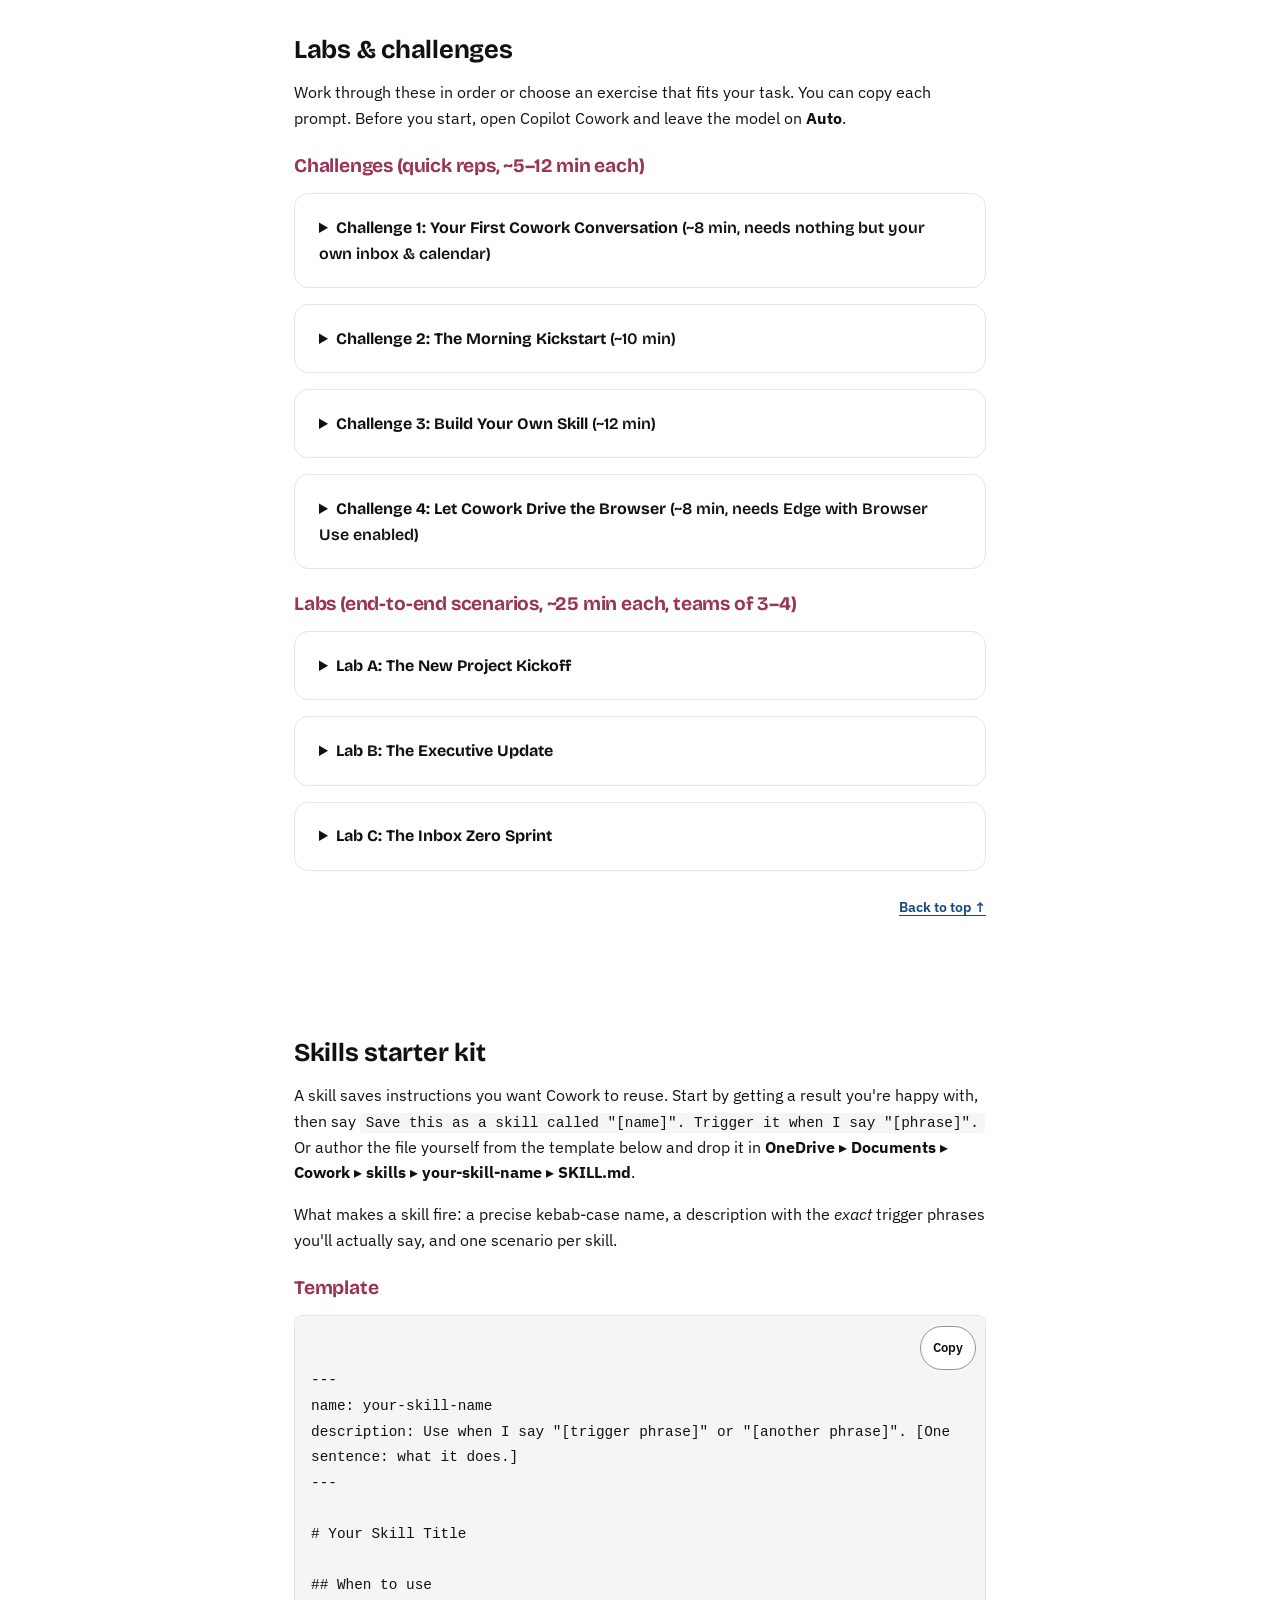
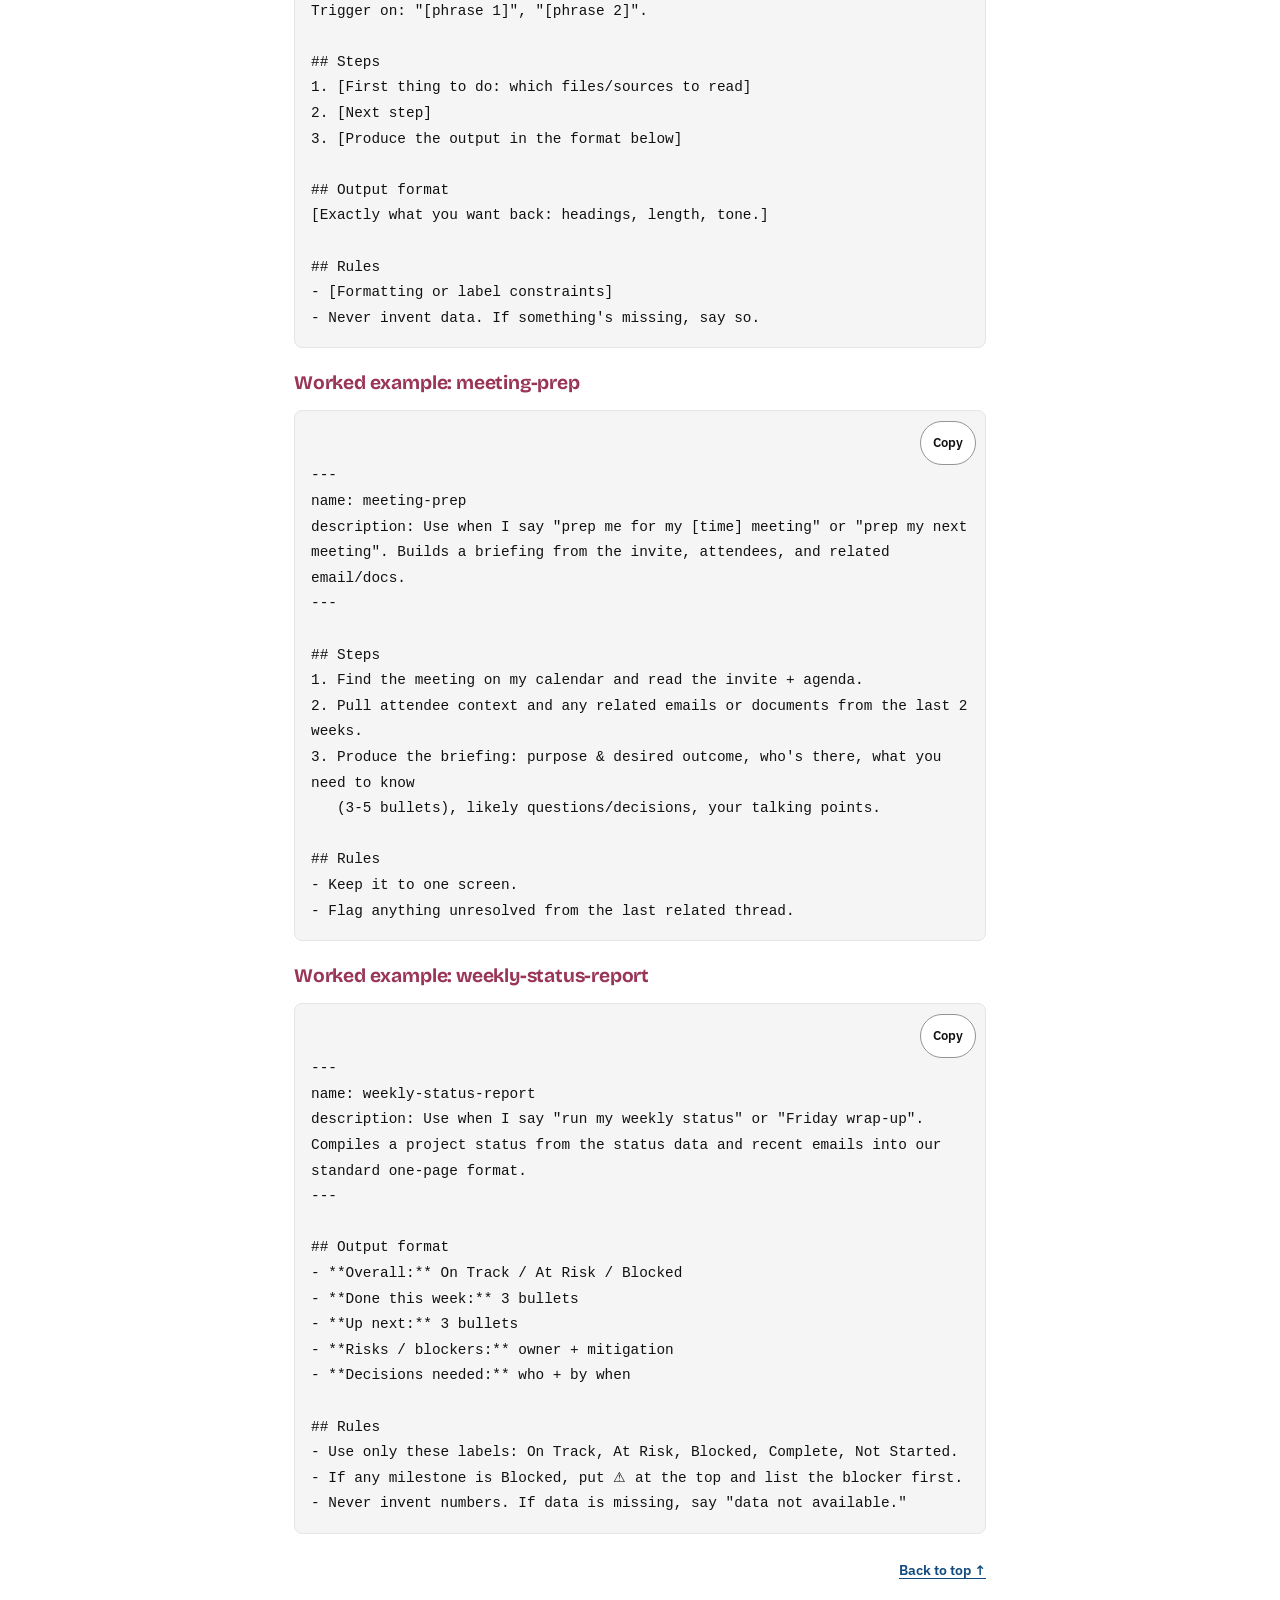
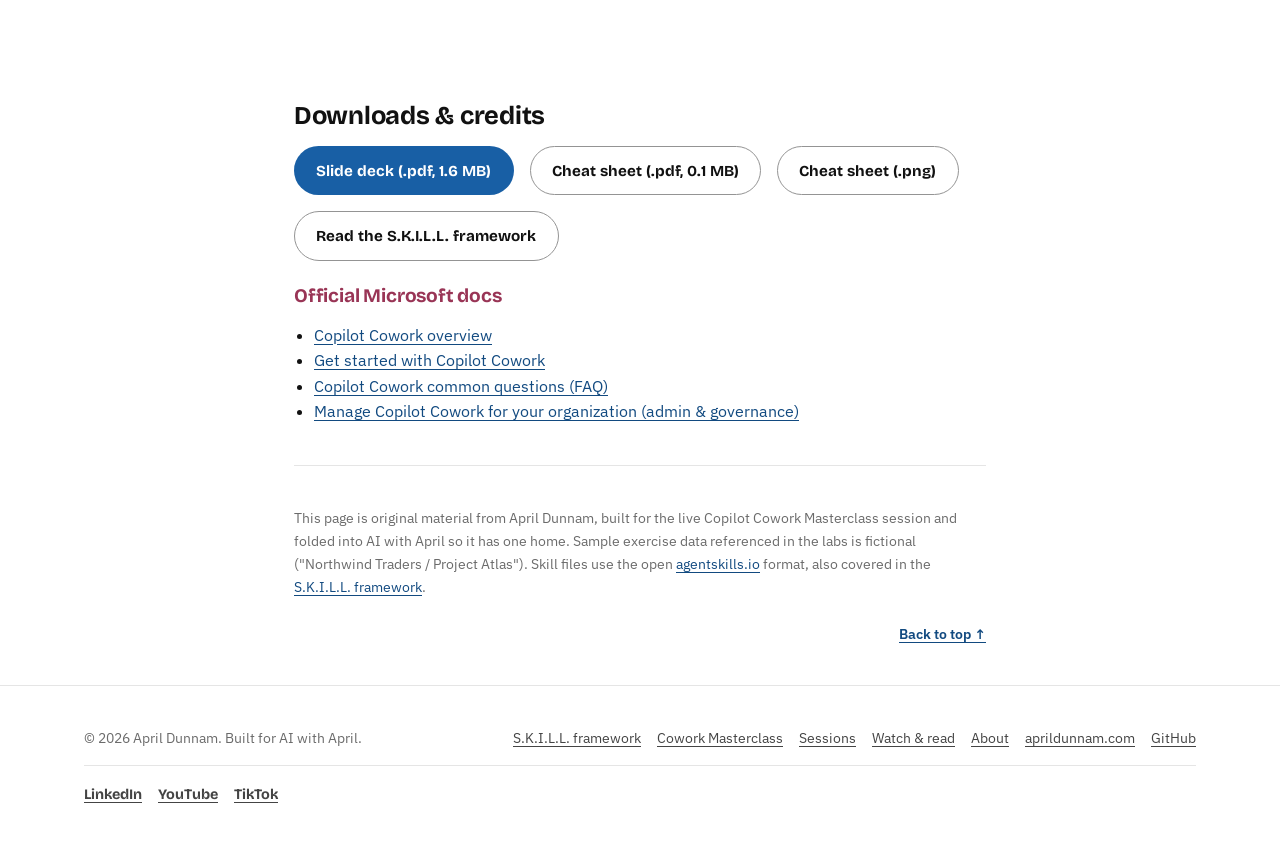
<file: resources/cowork-masterclass.html>
<!DOCTYPE html>
<html lang="en">
<head>
  <meta charset="UTF-8">
  <meta name="viewport" content="width=device-width, initial-scale=1">
  <script src="../assets/js/theme.js"></script>
  <script>document.documentElement.classList.add("js");</script>
  <title>Copilot Cowork Masterclass | AI with April</title>
  <meta name="description" content="A practical Copilot Cowork guide with a prompt bank, 7 hands-on labs, reusable skills, a printable cheat sheet, and companion slides.">

  <link rel="canonical" href="https://aprildunnam.github.io/ai-with-april/resources/cowork-masterclass.html">
  <meta property="og:type" content="article">
  <meta property="og:title" content="Copilot Cowork Masterclass | AI with April">
  <meta property="og:description" content="The full lab manual for Copilot Cowork: prompt bank, hands-on labs, a skills starter kit, and a printable cheat sheet.">
  <meta property="og:image" content="https://aprildunnam.github.io/ai-with-april/assets/img/cowork-cheat-sheet.png">
  <meta property="og:image:alt" content="Copilot Cowork quick-reference cheat sheet">
  <meta property="og:image:width" content="2112">
  <meta property="og:image:height" content="1000">
  <meta property="og:url" content="https://aprildunnam.github.io/ai-with-april/resources/cowork-masterclass.html">
  <meta name="twitter:card" content="summary_large_image">
  <meta name="twitter:creator" content="@aprildunnam">
  <meta name="twitter:image" content="https://aprildunnam.github.io/ai-with-april/assets/img/cowork-cheat-sheet.png">

  <script type="application/ld+json">
  {
    "@context": "https://schema.org",
    "@type": "LearningResource",
    "name": "Copilot Cowork Masterclass",
    "description": "A practical Copilot Cowork guide with a prompt bank, hands-on labs, reusable skills, and companion downloads.",
    "url": "https://aprildunnam.github.io/ai-with-april/resources/cowork-masterclass.html",
    "learningResourceType": ["Guide", "Lab", "Prompt library"],
    "dateModified": "2026-09-21",
    "author": { "@type": "Person", "name": "April Dunnam" }
  }
  </script>

  <link rel="icon" href="../assets/img/favicon.svg" type="image/svg+xml">
  <link rel="preconnect" href="https://fonts.googleapis.com">
  <link rel="preconnect" href="https://fonts.gstatic.com" crossorigin>
  <link href="https://fonts.googleapis.com/css2?family=IBM+Plex+Sans:wght@400;500;600;700&family=Bricolage+Grotesque:wght@600;700&display=swap" rel="stylesheet">
  <link rel="stylesheet" href="../assets/css/style.css">
</head>
<body>
  <a class="skip-link" href="#main">Skip to content</a>

  <header class="site-header">
    <div class="site-header__inner">
      <a class="brand" href="../index.html">
        <img src="../assets/img/favicon.svg" alt="" width="30" height="30">
        AI with April
      </a>
      <button class="nav-toggle" data-nav-toggle aria-expanded="false" aria-controls="main-nav">
        Menu
      </button>
      <nav aria-label="Primary">
        <ul class="main-nav" id="main-nav">
          <li><a href="../index.html">Home</a></li>
          <li><a href="../sessions.html">Talks</a></li>
          <li><a href="../index.html#resources">Resources</a></li>
          <li><a href="../updates.html">Watch &amp; read</a></li>
          <li><a href="../about.html">About April</a></li>
        </ul>
      </nav>
    </div>
  </header>

  <main id="main">
    <section class="section--tight">
      <div class="wrap">
        <p class="eyebrow">Flagship resource &middot; Guide, prompt bank &amp; labs</p>
        <h1>Copilot Cowork Masterclass</h1>
        <p class="hero__lede">
          Work through seven labs and challenges from the Copilot Cowork Masterclass.
          You'll also find a prompt bank, a skills starter kit, the slides, and a
          printable cheat sheet.
        </p>
        <div class="featured__actions" style="margin-bottom: var(--space-4);">
          <a class="btn btn-primary" href="../assets/downloads/cowork-masterclass-slides.pdf">Download the slide deck (.pdf, 1.6 MB)</a>
          <a class="btn btn-secondary" href="#labs">Jump to the labs</a>
        </div>

        <div class="guide-overview" aria-label="Guide details">
          <dl>
            <div><dt>Reading time</dt><dd>About 20 minutes</dd></div>
            <div><dt>Hands-on time</dt><dd>5 to 25 minutes per exercise</dd></div>
            <div><dt>Prerequisites</dt><dd>Copilot Cowork for the labs</dd></div>
            <div><dt>Last reviewed</dt><dd>September 21, 2026</dd></div>
          </dl>
        </div>

        <nav class="page-toc" aria-labelledby="cowork-toc-title">
          <h2 id="cowork-toc-title">On this page</h2>
          <ul>
            <li><a href="#cowork-overview">What Cowork is</a></li>
            <li><a href="#cowork-faq">Glossary and FAQ</a></li>
            <li><a href="#prompt-bank">Prompt bank</a></li>
            <li><a href="#labs">Labs and challenges</a></li>
            <li><a href="#skills-starter-kit">Skills starter kit</a></li>
            <li><a href="#cowork-downloads">Downloads</a></li>
          </ul>
        </nav>

        <img src="../assets/img/cowork-cheat-sheet.png" width="2112" height="1000" loading="lazy" decoding="async" alt="Copilot Cowork cheat sheet: which tool to use (M365 Copilot, Cowork, or Scout), model and cost guidance, the four parts of a great prompt, steal-these prompts, and how to stay in control." style="border-radius: var(--radius-lg); border: 1px solid var(--color-border); box-shadow: var(--shadow-card); margin-bottom: var(--space-4);">

        <h2>Who this guide is for</h2>
        <div class="role-callouts" aria-label="Why this matters for each role">
          <div class="role-callout" id="for-professionals">
            <h3><span class="role-callout__dot" aria-hidden="true"></span>New to Cowork?</h3>
            <p>
              Describe the outcome you want, and Cowork plans work across your inbox,
              calendar, and files. The <a href="#challenges">first challenge</a> uses
              your existing inbox and calendar.
            </p>
            <p class="back-to-top"><a href="#main">Back to top &uarr;</a></p>
          </div>
          <div class="role-callout" id="for-makers">
            <h3><span class="role-callout__dot" aria-hidden="true"></span>Building for a team?</h3>
            <p>
              The delegation habits here (goal, context, sources, and format) carry directly into
              Copilot Studio and Power Automate, where you're building the same kind of workflow
              for other people instead of running it yourself.
              <a href="https://aka.ms/agent-academy" target="_blank" rel="noopener">Agent Academy</a>
              has free Copilot Studio labs, including the GitHub Copilot harness.
            </p>
          </div>
          <div class="role-callout" id="for-builders">
            <h3><span class="role-callout__dot" aria-hidden="true"></span>Working with skills?</h3>
            <p>
              The <a href="#skills-starter-kit">Skills Starter Kit</a> below is the same
              <code>SKILL.md</code> format covered in the
              <a href="skill-framework.html">S.K.I.L.L. framework</a>. The core format is portable,
              while installation paths, scope, scripts, and supported metadata can vary by product.
            </p>
          </div>
        </div>
      </div>
    </section>

    <section class="section--tight">
      <div class="wrap prose">
        <h2 id="cowork-overview">What is Copilot Cowork?</h2>
        <p>
          <strong>Microsoft Copilot</strong> is the AI assistant built into Word, Excel,
          PowerPoint, Outlook, and Teams, grounded in your organization's own data through the
          Microsoft Graph. In <strong>Copilot Cowork</strong>, you describe a task that may
          involve several apps. Cowork makes a plan and works through it, showing previews
          of actions such as sending, posting, or scheduling so you can review them.
        </p>

        <h3>Three ways to get AI help and when to use each</h3>
        <table>
          <thead><tr><th>Tool</th><th>Use it for</th></tr></thead>
          <tbody>
            <tr><td><strong>M365 Copilot</strong></td><td>A quick answer or edit, in the flow of one app, right now.</td></tr>
            <tr><td><strong>Copilot Cowork</strong></td><td>A whole multi-step job you delegate in plain language, across apps.</td></tr>
            <tr><td><strong>Microsoft Scout</strong></td><td>Ongoing, proactive help that comes to you without a prompt each time.</td></tr>
          </tbody>
        </table>
        <p>
          Team-scale automation for many people at once is a different layer entirely:
          <strong>Copilot Studio</strong> and <strong>Power Automate</strong>, built once and run
          for a whole organization.
        </p>

        <h3>Key concepts</h3>
        <dl>
          <dt><strong>Grounding</strong></dt>
          <dd>Cowork can use emails, documents, meetings, and chats you have access to through the Microsoft Graph as sources for its answers.</dd>
          <dt><strong>A good prompt</strong></dt>
          <dd>Has a <strong>goal</strong> (the outcome), <strong>context</strong> (who/why), <strong>sources</strong> (which files or people), and a <strong>format</strong> (brief, table, email). "Prep me for my 2pm" beats "help with my meeting."</dd>
          <dt><strong>Iteration</strong></dt>
          <dd>Treat the first response as a draft. Refine it in the same thread rather than starting over.</dd>
          <dt><strong>Skill</strong></dt>
          <dd>Saved instructions Cowork can load when you need to repeat a task. See the <a href="#skills-starter-kit">Skills Starter Kit</a>.</dd>
          <dt><strong>Credits</strong></dt>
          <dd>
            Cowork uses usage-based Copilot Credits. Microsoft's current pay-as-you-go price is
            $0.01 per credit as of September 2026, and task costs vary by complexity. Start on
            <strong>Auto</strong>, use a lighter model for routine work, and type <code>/cost</code>
            to check an estimate. Review the
            <a href="https://learn.microsoft.com/en-us/microsoft-365/copilot/usage-based-billing-overview-copilot-credits" target="_blank" rel="noopener">current billing guidance</a>
            before making budget decisions.
          </dd>
        </dl>
      </div>
    </section>

    <section class="section--tight">
      <div class="wrap prose">
        <h2 id="cowork-faq">Glossary &amp; FAQ</h2>
        <dl>
          <dt><strong>Cowork vs. M365 Copilot vs. Scout</strong></dt>
          <dd>M365 Copilot = a quick edit, in the flow. Cowork = a whole job you delegate. Scout = ongoing, proactive help that comes to you.</dd>
          <dt><strong>Plugin</strong></dt>
          <dd>An installable package that adds domain skills plus live data connectors, deployed and governed by your admin.</dd>
          <dt><strong>MCP (Model Context Protocol)</strong></dt>
          <dd>The open "USB-C for AI" standard that lets plugins connect Cowork to live data and APIs.</dd>
          <dt><strong>Browser Use</strong></dt>
          <dd>Cowork drives Microsoft Edge to complete web tasks. It hands you the tab for logins, MFA, or CAPTCHAs.</dd>
          <dt><strong>Work IQ</strong></dt>
          <dd>Cowork's grounding in your Microsoft Graph (people, files, meetings, org) for more accurate, context-aware results.</dd>
        </dl>

        <h3>Common questions</h3>
        <p><strong>Is my data safe? What about my permissions?</strong><br>
          Cowork works within your Microsoft 365 boundary and uses your existing identity,
          permissions, DLP, and compliance controls. It does not grant access to Microsoft 365
          content you could not already access. Plugins and external web sources may have
          additional data-handling policies, so review those separately.</p>
        <p><strong>Does it take actions without asking?</strong><br>
          Cowork pauses for approval before important actions such as sending an email, posting a
          message, or scheduling a meeting. It can offer to skip future prompts for similar
          actions, so review that choice carefully. You can pause or cancel the session at any
          time.</p>
        <p><strong>Where do the files it creates go?</strong><br>
          <strong>OneDrive &#9656; Documents &#9656; Cowork.</strong> You can always ask "where did
          you save that?"</p>
        <p><strong>Which model should I use?</strong><br>
          Start on <strong>Auto</strong>. Use a lighter model for everyday, high-volume work; reach
          for a heavier model only when the stakes justify the extra credits.</p>
        <p><strong>How do I get Browser Use?</strong><br>
          It's admin-enabled in Microsoft Edge. If you don't see it, ask your IT admin.</p>
        <p class="back-to-top"><a href="#main">Back to top &uarr;</a></p>
      </div>
    </section>

    <section class="section--tight">
      <div class="wrap prose">
        <h2 id="prompt-bank">Prompt bank</h2>
        <p>Copy these and make them yours. Replace anything in <code>[brackets]</code>. Start on <strong>Auto</strong>; drop to a lighter model for simple, high-volume work to save credits.</p>

        <h3>&#9728;&#65039; Start your day</h3>
        <pre><code>Run my daily brief: what's on my calendar, the emails that need me, and my top 3 priorities.</code></pre>
        <pre><code>What changed since yesterday across my email, Teams, and calendar? Just the things I need to act on.</code></pre>

        <h3>&#128229; Inbox &amp; email</h3>
        <pre><code>Triage my unread mail by priority and separate "needs action from me" from newsletters.</code></pre>
        <pre><code>Draft short replies to the emails that need a response. Flag anything that needs a decision instead.</code></pre>

        <h3>&#128197; Meetings</h3>
        <pre><code>Prep me for my [time] meeting: check the invite, pull attendee context, find related emails and docs, and give me a briefing.</code></pre>
        <pre><code>Turn this meeting transcript into decisions, action items with owners, and follow-up emails.</code></pre>

        <h3>&#128269; Research &amp; documents</h3>
        <pre><code>Research [topic/3 competitors], write a one-page brief with sources, and build a 5-slide deck.</code></pre>
        <pre><code>Take [document/deck] and turn the key points into a [1-pager / email / FAQ].</code></pre>

        <h3>&#128193; Files &amp; organization</h3>
        <pre><code>Read the contracts in [folder] and table each vendor, renewal date, and auto-renew clause.</code></pre>
        <pre><code>Analyze [OneDrive folder] and give me a structured catalog: what's here, duplicates, and what to archive.</code></pre>

        <h3>&#129513; Skills (create &amp; use)</h3>
        <pre><code>Save this as a skill called "[name]". Trigger it when I say "[phrase]". Keep this exact format and rules.</code></pre>

        <h3>&#9203; Scheduled tasks</h3>
        <pre><code>Every weekday at 8am, run my daily brief and send it to me.</code></pre>

        <h3>&#127760; Browser use (Edge)</h3>
        <pre><code>Find my recent receipts and start an expense report on [expense site], filling vendor, date, and amount.</code></pre>

        <h3>&#128179; Cost &amp; control</h3>
        <pre><code>/cost</code></pre>
        <pre><code>Before you send or post anything, show me a preview first.</code></pre>
        <p class="back-to-top"><a href="#main">Back to top &uarr;</a></p>
      </div>
    </section>

    <section class="section--tight" id="labs">
      <div class="wrap prose">
        <h2>Labs &amp; challenges</h2>
        <p>
          Work through these in order or choose an exercise that fits your task. You can
          copy each prompt. Before you start, open Copilot Cowork and leave the model on
          <strong>Auto</strong>.
        </p>

        <h3 id="challenges">Challenges (quick reps, ~5&ndash;12 min each)</h3>

        <details>
          <summary><strong>Challenge 1: Your First Cowork Conversation</strong> (~8 min, needs nothing but your own inbox &amp; calendar)</summary>
          <p><strong>Goal:</strong> feel the difference between a single-shot prompt and a multi-step, cross-app conversation with an AI coworker.</p>
          <ol>
            <li>Open Copilot Cowork. Leave the model on Auto.</li>
            <li>Try: <code>What's on my calendar today and what should I prioritize?</code></li>
            <li>Watch the plan unfold across more than one app rather than returning a one-line answer.</li>
            <li>When it offers to send/post/schedule anything, read the preview before you approve.</li>
            <li>Keep going in the same thread: <code>Now turn that into a 3-bullet summary I can paste into Teams.</code></li>
          </ol>
          <p><strong>Stretch:</strong> <code>Check my calendar for today, then draft prep notes for my first meeting.</code></p>
        </details>

        <details>
          <summary><strong>Challenge 2: The Morning Kickstart</strong> (~10 min)</summary>
          <p><strong>Goal:</strong> chain several tasks in one conversation, the way you'd brief a real coworker on a Monday.</p>
          <pre><code>It's Monday morning. Get me fully prepped for the week:
1) brief me on today: meetings, key emails, and priorities
2) prep me for my first meeting
3) find and summarize a document relevant to my work this week
4) draft a status update email to my manager</code></pre>
          <p>Approve or edit each action as it goes. Refine in-thread: <code>Make the status email shorter and add a "blockers" line.</code></p>
          <p><strong>Stretch:</strong> <code>Now schedule this same briefing to run every weekday at 8am.</code></p>
        </details>

        <details>
          <summary><strong>Challenge 3: Build Your Own Skill</strong> (~12 min)</summary>
          <p><strong>Goal:</strong> save a repeatable task as a skill and test it in a new conversation.</p>
          <ol>
            <li>Pick a task you do often (weekly report, meeting prep, a standard email).</li>
            <li>Get a good result the manual way first.</li>
            <li>Save it: <code>Save this as a skill called "weekly-status-report". Trigger it when I say "run my weekly status". Keep this exact format and only use the status labels On Track, At Risk, Blocked, Complete, Not Started.</code></li>
            <li>Name it clearly with a good trigger-phrase description. That is what makes it fire.</li>
            <li>Test it in a fresh chat with the trigger phrase, then check the cost with <code>/cost</code>.</li>
          </ol>
          <p>See the finished example in the <a href="#skills-starter-kit">Skills Starter Kit</a> below.</p>
        </details>

        <details>
          <summary><strong>Challenge 4: Let Cowork Drive the Browser</strong> (~8 min, needs Edge with Browser Use enabled)</summary>
          <p><strong>Goal:</strong> watch Cowork act on the open web, and feel exactly where it hands control back to you.</p>
          <pre><code>Go to [internal portal], pull this week's status into a short summary, and paste it back to me.</code></pre>
          <p>When it hits a login, MFA, or CAPTCHA, it hands you the tab. Complete that step, then let it resume. Review the final result before anything is submitted.</p>
          <p><strong>No Browser Use?</strong> It's admin-gated. Note it for your IT team.</p>
        </details>

        <h3>Labs (end-to-end scenarios, ~25 min each, teams of 3&ndash;4)</h3>

        <details>
          <summary><strong>Lab A: The New Project Kickoff</strong></summary>
          <p><strong>Scenario:</strong> you've been handed a new project. Use its brief and kickoff email to prepare a summary, agenda, and invitation.</p>
          <ol>
            <li>Upload the project brief and kickoff email.</li>
            <li><code>Read the brief and kickoff email. Give me a one-page summary: objective, scope (in/out), timeline, team, and the top 3 risks.</code></li>
            <li><code>Draft a 30-minute kickoff meeting agenda that closes the two open decisions, and a stakeholder email inviting the team with what to bring.</code></li>
            <li><code>What's missing or unclear in this plan? List the questions I should resolve before we start.</code></li>
          </ol>
          <p><strong>Deliverable:</strong> a one-page project summary plus a ready-to-send kickoff email and agenda.</p>
        </details>

        <details>
          <summary><strong>Lab B: The Executive Update</strong></summary>
          <p><strong>Scenario:</strong> your VP needs a sharp, on-brand status update grounded in real numbers by the end of the day.</p>
          <ol>
            <li>Upload status data, quarterly results, and a brand style guide.</li>
            <li><code>Read the status data and quarterly results. What are the 3 things a VP needs to know, and what's the single biggest risk?</code></li>
            <li><code>Write a one-page executive update following our brand style guide: overall status, key metrics vs last quarter, risks with owners, and decisions needed. Keep the tone plain and direct.</code></li>
            <li>If there's time: <code>Turn that into a 3-slide summary I could drop into a leadership deck.</code></li>
          </ol>
          <p><strong>Deliverable:</strong> a leadership-ready status summary, bonus 2&ndash;3 slides.</p>
        </details>

        <details>
          <summary><strong>Lab C: The Inbox Zero Sprint</strong></summary>
          <p><strong>Scenario:</strong> sort your inbox into messages that need a response and messages you can set aside. Draft replies for the items that need action.</p>
          <ol>
            <li><code>Triage these emails by priority. Separate "needs action from me" from newsletters/noise, and tell me what's time-sensitive.</code></li>
            <li><code>Draft short, appropriate replies to the action-needed items. Flag anything that needs a decision rather than a reply.</code></li>
            <li><code>Summarize what's left and suggest what I can archive or unsubscribe from.</code></li>
          </ol>
          <p><strong>Deliverable:</strong> a triaged inbox plan plus 2&ndash;3 drafted replies.</p>
          <p><strong>Stretch:</strong> <code>Create a skill called "inbox triage" that does this every morning and shows me only what needs me.</code></p>
        </details>
        <p class="back-to-top"><a href="#main">Back to top &uarr;</a></p>
      </div>
    </section>

    <section class="section--tight" id="skills-starter-kit">
      <div class="wrap prose">
        <h2>Skills starter kit</h2>
        <p>
          A skill saves instructions you want Cowork to reuse. Start by getting a result
          you're happy with, then say <code>Save this as a skill called "[name]". Trigger it when I say "[phrase]".</code>
          Or author the file yourself from the template below and drop it in
          <strong>OneDrive &#9656; Documents &#9656; Cowork &#9656; skills &#9656; your-skill-name &#9656; SKILL.md</strong>.
        </p>
        <p>What makes a skill fire: a precise kebab-case name, a description with the <em>exact</em> trigger phrases you'll actually say, and one scenario per skill.</p>

        <h3>Template</h3>
        <pre><code>---
name: your-skill-name
description: Use when I say "[trigger phrase]" or "[another phrase]". [One sentence: what it does.]
---

# Your Skill Title

## When to use
Trigger on: "[phrase 1]", "[phrase 2]".

## Steps
1. [First thing to do: which files/sources to read]
2. [Next step]
3. [Produce the output in the format below]

## Output format
[Exactly what you want back: headings, length, tone.]

## Rules
- [Formatting or label constraints]
- Never invent data. If something's missing, say so.</code></pre>

        <h3>Worked example: meeting-prep</h3>
        <pre><code>---
name: meeting-prep
description: Use when I say "prep me for my [time] meeting" or "prep my next meeting". Builds a briefing from the invite, attendees, and related email/docs.
---

## Steps
1. Find the meeting on my calendar and read the invite + agenda.
2. Pull attendee context and any related emails or documents from the last 2 weeks.
3. Produce the briefing: purpose &amp; desired outcome, who's there, what you need to know
   (3-5 bullets), likely questions/decisions, your talking points.

## Rules
- Keep it to one screen.
- Flag anything unresolved from the last related thread.</code></pre>

        <h3>Worked example: weekly-status-report</h3>
        <pre><code>---
name: weekly-status-report
description: Use when I say "run my weekly status" or "Friday wrap-up". Compiles a project status from the status data and recent emails into our standard one-page format.
---

## Output format
- **Overall:** On Track / At Risk / Blocked
- **Done this week:** 3 bullets
- **Up next:** 3 bullets
- **Risks / blockers:** owner + mitigation
- **Decisions needed:** who + by when

## Rules
- Use only these labels: On Track, At Risk, Blocked, Complete, Not Started.
- If any milestone is Blocked, put &#9888; at the top and list the blocker first.
- Never invent numbers. If data is missing, say "data not available."</code></pre>
        <p class="back-to-top"><a href="#main">Back to top &uarr;</a></p>
      </div>
    </section>

    <section class="section--tight" id="cowork-downloads">
      <div class="wrap prose">
        <h2>Downloads &amp; credits</h2>
        <div class="featured__actions">
          <a class="btn btn-primary" href="../assets/downloads/cowork-masterclass-slides.pdf">Slide deck (.pdf, 1.6 MB)</a>
          <a class="btn btn-secondary" href="../assets/downloads/cowork-cheat-sheet.pdf">Cheat sheet (.pdf, 0.1 MB)</a>
          <a class="btn btn-secondary" href="../assets/img/cowork-cheat-sheet.png">Cheat sheet (.png)</a>
          <a class="btn btn-secondary" href="skill-framework.html">Read the S.K.I.L.L. framework</a>
        </div>

        <h3>Official Microsoft docs</h3>
        <ul>
          <li><a href="https://learn.microsoft.com/en-us/microsoft-365/copilot/cowork/" target="_blank" rel="noopener">Copilot Cowork overview</a></li>
          <li><a href="https://learn.microsoft.com/en-us/microsoft-365/copilot/cowork/get-started" target="_blank" rel="noopener">Get started with Copilot Cowork</a></li>
          <li><a href="https://learn.microsoft.com/en-us/microsoft-365/copilot/cowork/cowork-faq" target="_blank" rel="noopener">Copilot Cowork common questions (FAQ)</a></li>
          <li><a href="https://learn.microsoft.com/en-us/microsoft-365/copilot/cowork/cowork-admin-governance" target="_blank" rel="noopener">Manage Copilot Cowork for your organization (admin &amp; governance)</a></li>
        </ul>

        <hr>
        <p style="color: var(--color-text-faint); font-size: 0.9rem;">
          This page is original material from April Dunnam, built for the live Copilot Cowork
          Masterclass session and folded into AI with April so it has one home. Sample exercise
          data referenced in the labs is fictional ("Northwind Traders / Project Atlas"). Skill
          files use the open <a href="https://agentskills.io" target="_blank" rel="noopener">agentskills.io</a>
          format, also covered in the <a href="skill-framework.html">S.K.I.L.L. framework</a>.
        </p>
        <p class="back-to-top"><a href="#main">Back to top &uarr;</a></p>
      </div>
    </section>
  </main>

  <footer class="site-footer">
    <div class="wrap site-footer__inner">
      <p>&copy; <span data-current-year>2026</span> April Dunnam. Built for AI with April.</p>
      <nav aria-label="Footer">
        <ul>
          <li><a href="../resources/skill-framework.html">S.K.I.L.L. framework</a></li>
          <li><a href="../resources/cowork-masterclass.html">Cowork Masterclass</a></li>
          <li><a href="../sessions.html">Sessions</a></li>
          <li><a href="../updates.html">Watch &amp; read</a></li>
          <li><a href="../about.html">About</a></li>
          <li><a href="https://aprildunnam.com">aprildunnam.com</a></li>
          <li><a href="https://github.com/aprildunnam/ai-with-april">GitHub</a></li>
        </ul>
      </nav>
      <nav class="site-footer__socials" aria-label="Follow April">
        <ul>
          <li><a href="https://www.linkedin.com/in/aprildunnam/" target="_blank" rel="noopener noreferrer">LinkedIn<span class="visually-hidden"> (opens in a new tab)</span></a></li>
          <li><a href="https://youtube.com/@aprildunnam" target="_blank" rel="noopener noreferrer">YouTube<span class="visually-hidden"> (opens in a new tab)</span></a></li>
          <li><a href="https://www.tiktok.com/@aprildunnam" target="_blank" rel="noopener noreferrer">TikTok<span class="visually-hidden"> (opens in a new tab)</span></a></li>
        </ul>
      </nav>
    </div>
  </footer>

  <script src="../assets/js/main.js"></script>
</body>
</html>
</file>
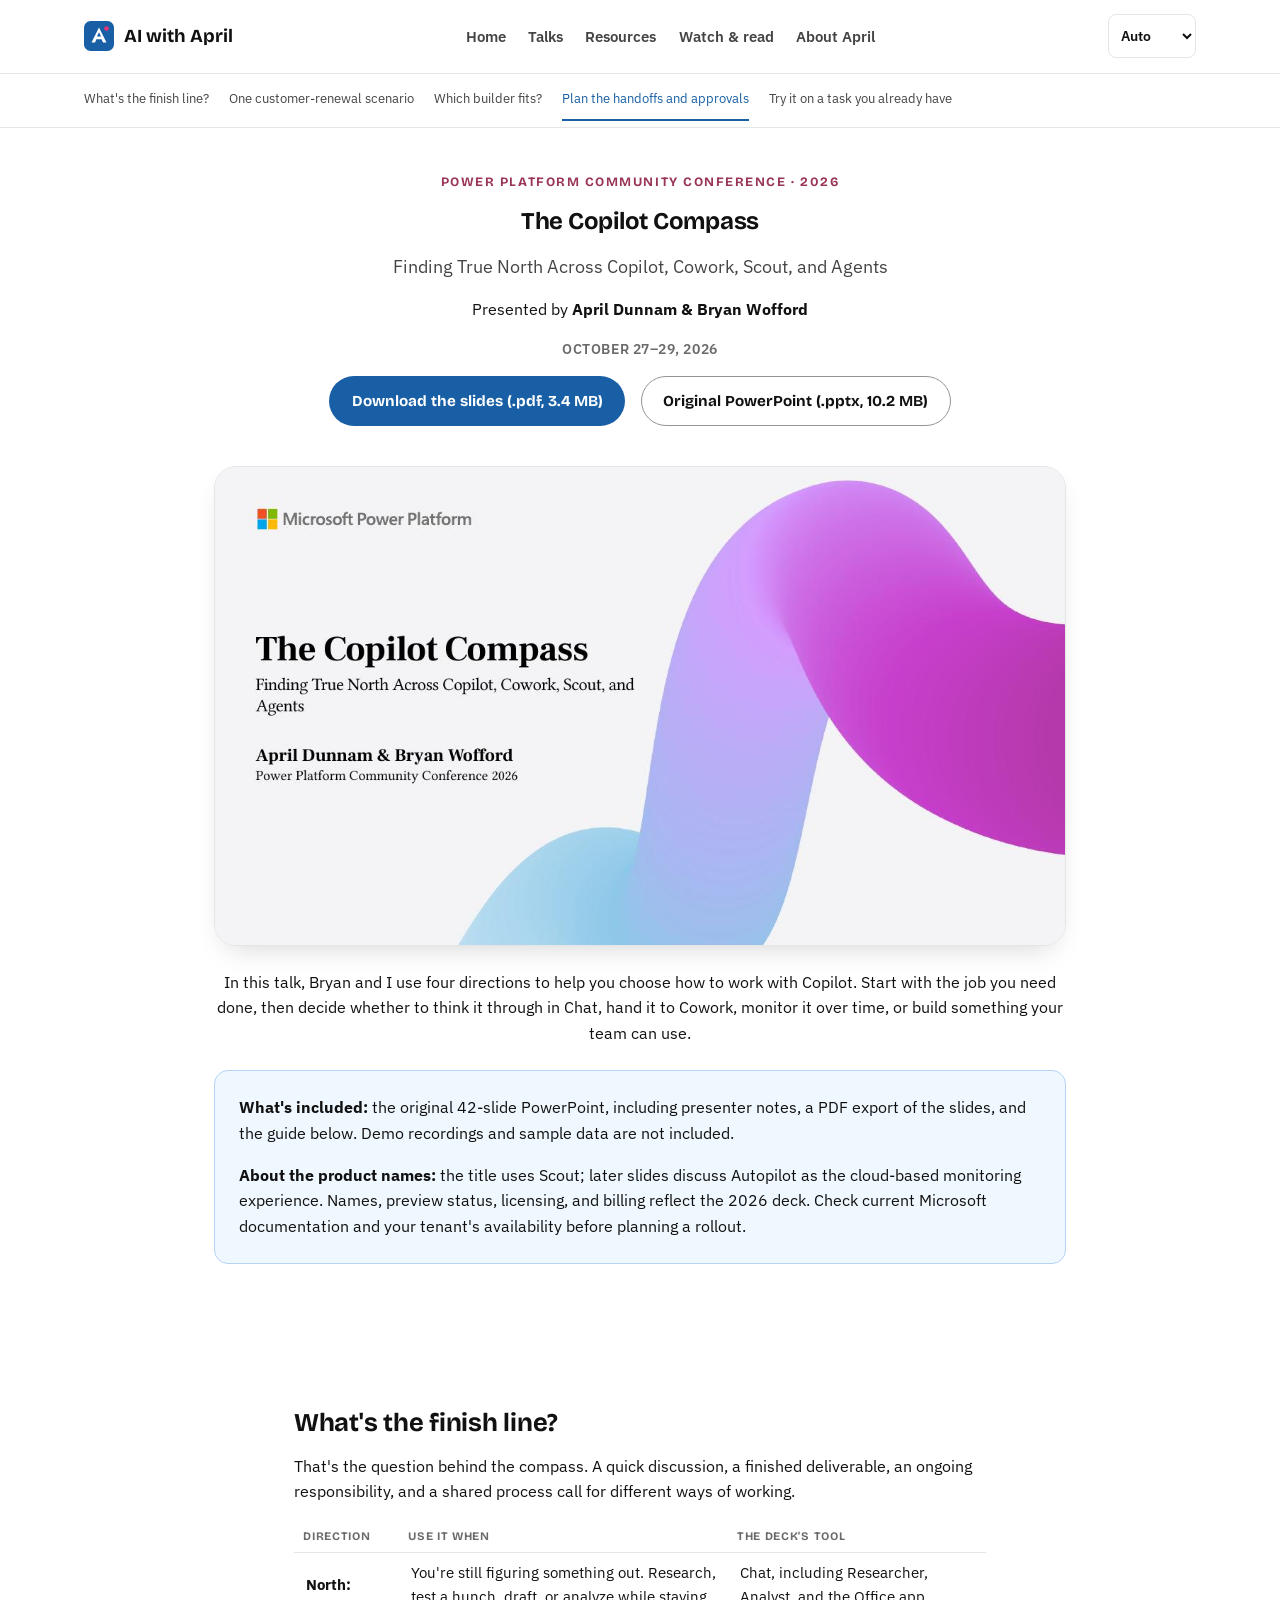
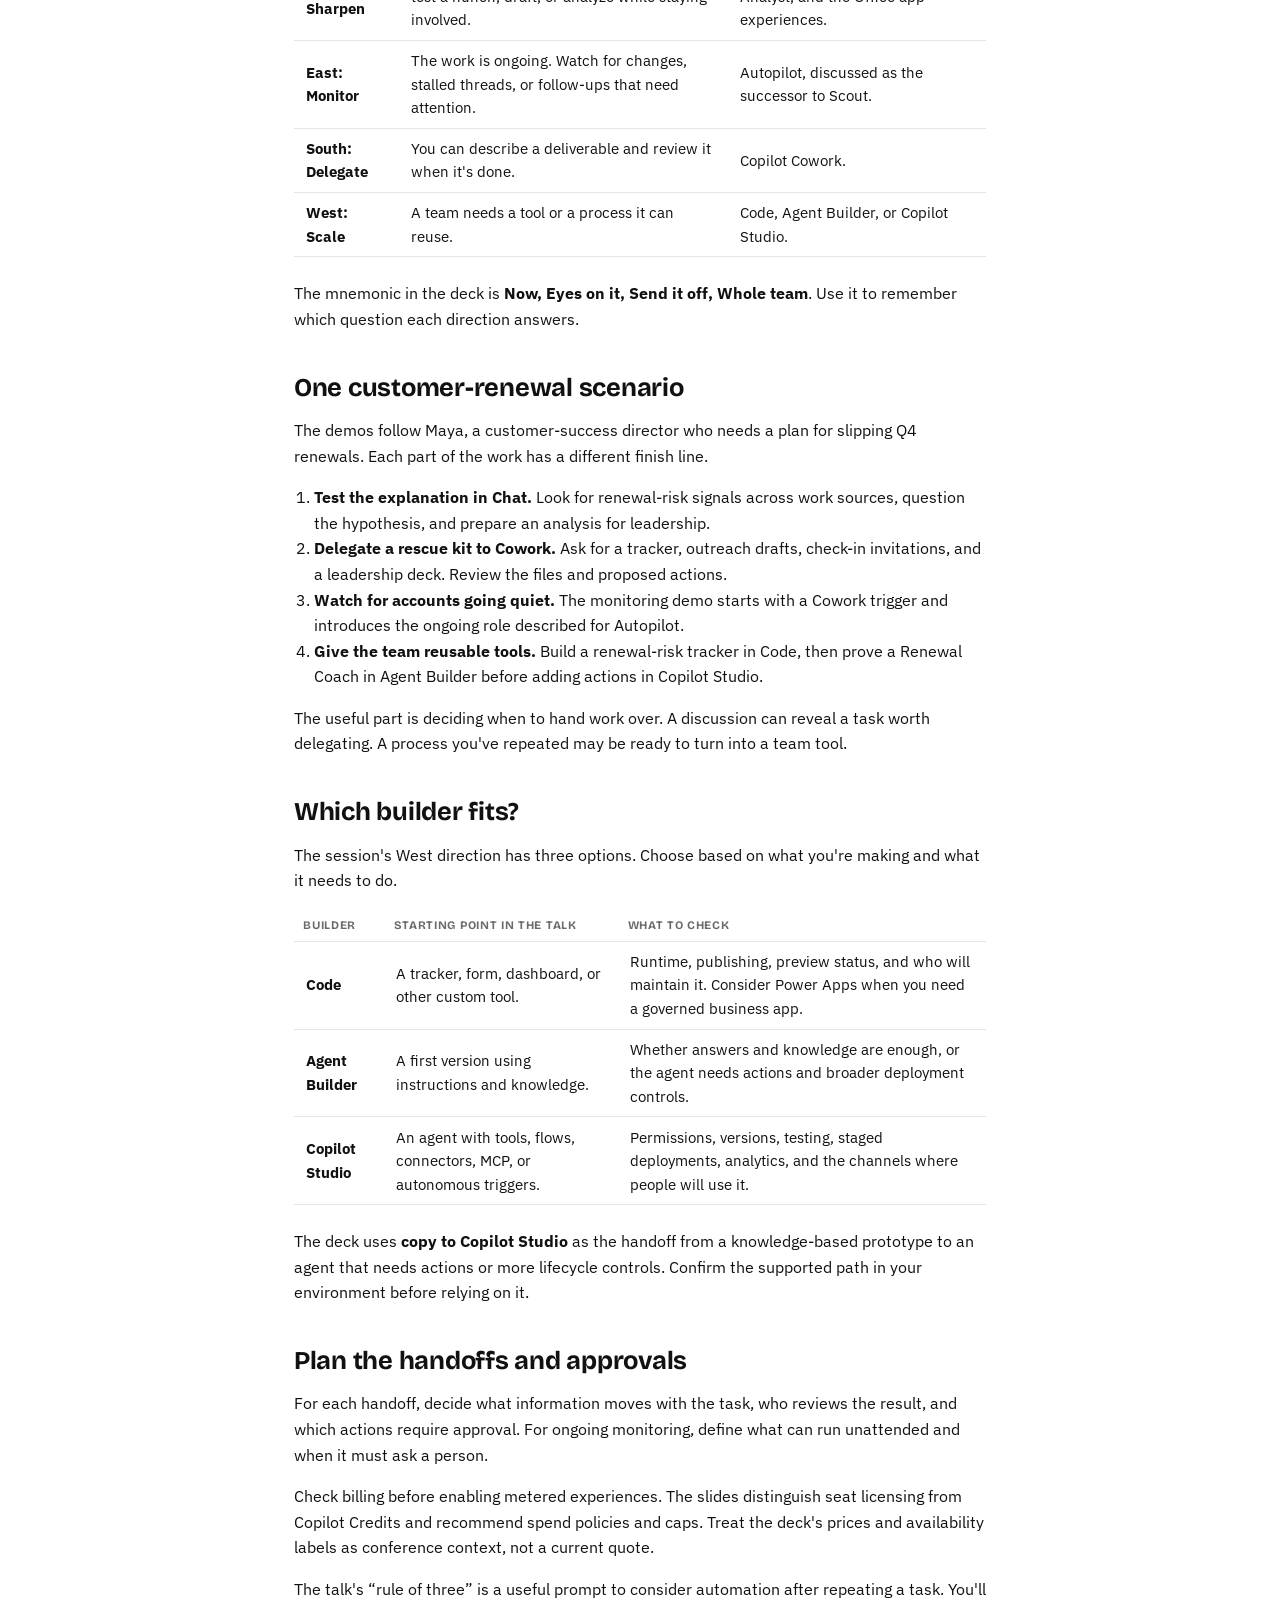
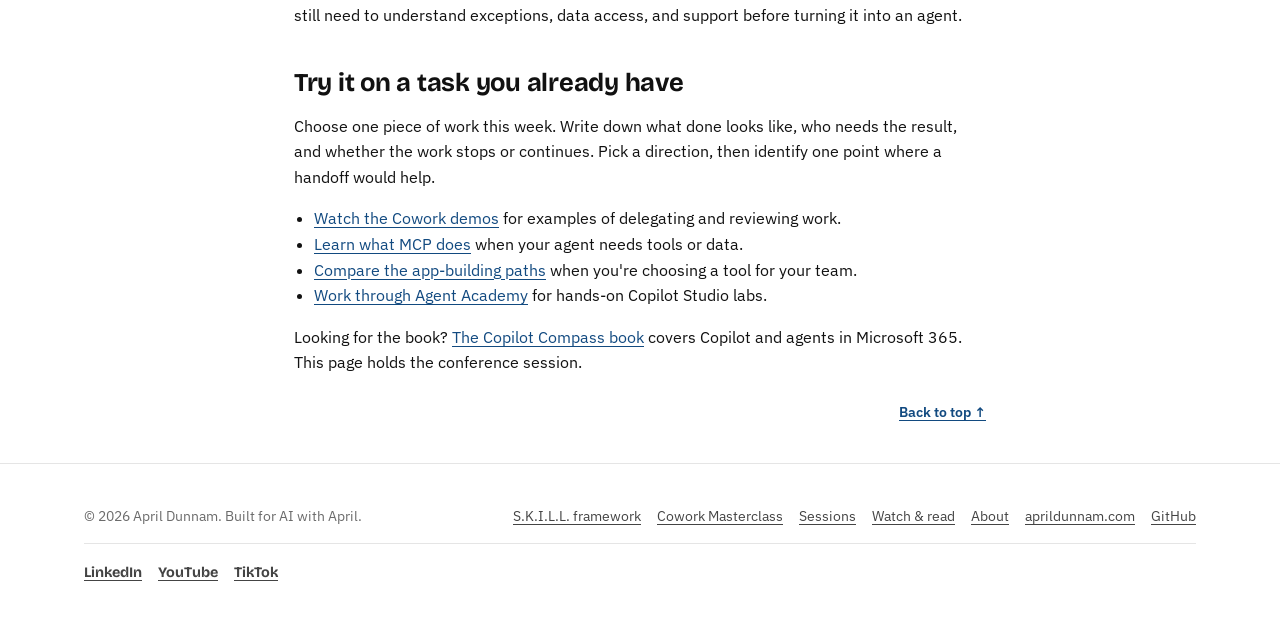
<file: resources/ppcc2026-copilot-compass.html>
<!DOCTYPE html>
<html lang="en">
<head>
  <meta charset="UTF-8">
  <meta name="viewport" content="width=device-width, initial-scale=1">
  <script src="../assets/js/theme.js"></script>
  <script>document.documentElement.classList.add("js");</script>
  <title>The Copilot Compass: PPCC 2026 | AI with April</title>
  <meta name="description" content="April Dunnam and Bryan Wofford's Copilot Compass session from Power Platform Community Conference 2026. Explore the four directions and download the PowerPoint or PDF.">
  <link rel="canonical" href="https://aprildunnam.github.io/ai-with-april/resources/ppcc2026-copilot-compass.html">
  <meta property="og:type" content="article">
  <meta property="og:title" content="The Copilot Compass: PPCC 2026 | AI with April">
  <meta property="og:description" content="Sharpen with Chat, monitor with Autopilot, delegate to Cowork, and scale with Code and agents. Get the conference deck and a guide to the framework.">
  <meta property="og:image" content="https://aprildunnam.github.io/ai-with-april/assets/img/ppcc2026-copilot-compass.jpg">
  <meta property="og:image:alt" content="The Copilot Compass, presented by April Dunnam and Bryan Wofford at Power Platform Community Conference 2026">
  <meta property="og:image:width" content="1200">
  <meta property="og:image:height" content="675">
  <meta property="og:url" content="https://aprildunnam.github.io/ai-with-april/resources/ppcc2026-copilot-compass.html">
  <meta name="twitter:card" content="summary_large_image">
  <meta name="twitter:creator" content="@aprildunnam">
  <meta name="twitter:image" content="https://aprildunnam.github.io/ai-with-april/assets/img/ppcc2026-copilot-compass.jpg">
  <script type="application/ld+json">
  {
    "@context": "https://schema.org",
    "@type": "LearningResource",
    "name": "The Copilot Compass: Finding True North Across Copilot, Cowork, Scout, and Agents",
    "description": "A four-direction framework for choosing how to work with Copilot, from April Dunnam and Bryan Wofford's Power Platform Community Conference 2026 session. Includes the 42-slide PowerPoint, a PDF export, and a written guide.",
    "url": "https://aprildunnam.github.io/ai-with-april/resources/ppcc2026-copilot-compass.html",
    "learningResourceType": ["Conference session", "Presentation"],
    "dateModified": "2026-11-05",
    "author": [
      { "@type": "Person", "name": "April Dunnam" },
      { "@type": "Person", "name": "Bryan Wofford" }
    ]
  }
  </script>
  <link rel="icon" href="../assets/img/favicon.svg" type="image/svg+xml">
  <link rel="preconnect" href="https://fonts.googleapis.com">
  <link rel="preconnect" href="https://fonts.gstatic.com" crossorigin>
  <link href="https://fonts.googleapis.com/css2?family=IBM+Plex+Sans:wght@400;500;600;700&family=Bricolage+Grotesque:wght@600;700&display=swap" rel="stylesheet">
  <link rel="stylesheet" href="../assets/css/style.css">
</head>
<body class="session-resource-page">
  <a class="skip-link" href="#main">Skip to content</a>
  <header class="site-header">
    <div class="site-header__inner">
      <a class="brand" href="../index.html"><img src="../assets/img/favicon.svg" alt="" width="30" height="30">AI with April</a>
      <button class="nav-toggle" data-nav-toggle aria-expanded="false" aria-controls="main-nav">Menu</button>
      <nav aria-label="Primary">
        <ul class="main-nav" id="main-nav">
          <li><a href="../index.html">Home</a></li>
          <li><a href="../sessions.html">Talks</a></li>
          <li><a href="../index.html#resources">Resources</a></li>
          <li><a href="../updates.html">Watch &amp; read</a></li>
          <li><a href="../about.html">About April</a></li>
        </ul>
      </nav>
    </div>
  </header>
  <main id="main">
    <section class="section--tight session-resource-hero">
      <div class="wrap session-content">
        <p class="eyebrow">Power Platform Community Conference &middot; 2026</p>
        <h1>The Copilot Compass</h1>
        <p class="hero__lede">Finding True North Across Copilot, Cowork, Scout, and Agents</p>
        <p>Presented by <strong>April Dunnam &amp; Bryan Wofford</strong></p>
        <p class="session-meta"><time datetime="2026-10-27">October 27</time>&ndash;<time datetime="2026-10-29">29, 2026</time></p>
        <div class="featured__actions" style="margin-bottom: var(--space-4);">
          <a class="btn btn-primary" href="../assets/downloads/ppcc2026-copilot-compass.pdf">Download the slides (.pdf, 3.4 MB)</a>
          <a class="btn btn-secondary" href="../assets/downloads/ppcc2026-copilot-compass.pptx">Original PowerPoint (.pptx, 10.2 MB)</a>
        </div>
        <img class="resource-cover" src="../assets/img/ppcc2026-copilot-compass.jpg" width="1200" height="675" decoding="async" alt="The Copilot Compass: Finding True North Across Copilot, Cowork, Scout, and Agents, by April Dunnam and Bryan Wofford">
        <p>In this talk, Bryan and I use four directions to help you choose how to work with
          Copilot. Start with the job you need done, then decide whether to think it through
          in Chat, hand it to Cowork, monitor it over time, or build something your team can use.</p>
        <div class="callout-box">
          <p><strong>What's included:</strong> the original 42-slide PowerPoint, including
            presenter notes, a PDF export of the slides, and the guide below. Demo recordings
            and sample data are not included.</p>
          <p><strong>About the product names:</strong> the title uses Scout; later slides
            discuss Autopilot as the cloud-based monitoring experience. Names, preview
            status, licensing, and billing reflect the 2026 deck. Check current Microsoft
            documentation and your tenant's availability before planning a rollout.</p>
        </div>
        <nav class="page-toc" aria-labelledby="compass-toc-title">
          <h2 id="compass-toc-title">On this page</h2>
          <ul>
            <li><a href="#four-directions">The four directions</a></li>
            <li><a href="#renewal-scenario">Follow the renewal scenario</a></li>
            <li><a href="#building-for-a-team">Build for a team</a></li>
            <li><a href="#handoffs-and-review">Handoffs and review</a></li>
            <li><a href="#try-the-compass">Try it on your work</a></li>
          </ul>
        </nav>
      </div>
    </section>
    <section class="section--tight">
      <div class="wrap prose session-content">
        <h2 id="four-directions">What's the finish line?</h2>
        <p>That's the question behind the compass. A quick discussion, a finished deliverable,
          an ongoing responsibility, and a shared process call for different ways of working.</p>
        <table>
          <thead><tr><th>Direction</th><th>Use it when</th><th>The deck's tool</th></tr></thead>
          <tbody>
            <tr><td><strong>North: Sharpen</strong></td><td>You're still figuring something out. Research, test a hunch, draft, or analyze while staying involved.</td><td>Chat, including Researcher, Analyst, and the Office app experiences.</td></tr>
            <tr><td><strong>East: Monitor</strong></td><td>The work is ongoing. Watch for changes, stalled threads, or follow-ups that need attention.</td><td>Autopilot, discussed as the successor to Scout.</td></tr>
            <tr><td><strong>South: Delegate</strong></td><td>You can describe a deliverable and review it when it's done.</td><td>Copilot Cowork.</td></tr>
            <tr><td><strong>West: Scale</strong></td><td>A team needs a tool or a process it can reuse.</td><td>Code, Agent Builder, or Copilot Studio.</td></tr>
          </tbody>
        </table>
        <p>The mnemonic in the deck is <strong>Now, Eyes on it, Send it off, Whole team</strong>.
          Use it to remember which question each direction answers.</p>

        <h2 id="renewal-scenario">One customer-renewal scenario</h2>
        <p>The demos follow Maya, a customer-success director who needs a plan for slipping
          Q4 renewals. Each part of the work has a different finish line.</p>
        <ol>
          <li><strong>Test the explanation in Chat.</strong> Look for renewal-risk signals
            across work sources, question the hypothesis, and prepare an analysis for leadership.</li>
          <li><strong>Delegate a rescue kit to Cowork.</strong> Ask for a tracker, outreach
            drafts, check-in invitations, and a leadership deck. Review the files and proposed actions.</li>
          <li><strong>Watch for accounts going quiet.</strong> The monitoring demo starts with
            a Cowork trigger and introduces the ongoing role described for Autopilot.</li>
          <li><strong>Give the team reusable tools.</strong> Build a renewal-risk tracker in
            Code, then prove a Renewal Coach in Agent Builder before adding actions in Copilot Studio.</li>
        </ol>
        <p>The useful part is deciding when to hand work over. A discussion can reveal a task
          worth delegating. A process you've repeated may be ready to turn into a team tool.</p>

        <h2 id="building-for-a-team">Which builder fits?</h2>
        <p>The session's West direction has three options. Choose based on what you're
          making and what it needs to do.</p>
        <table>
          <thead><tr><th>Builder</th><th>Starting point in the talk</th><th>What to check</th></tr></thead>
          <tbody>
            <tr><td><strong>Code</strong></td><td>A tracker, form, dashboard, or other custom tool.</td><td>Runtime, publishing, preview status, and who will maintain it. Consider Power Apps when you need a governed business app.</td></tr>
            <tr><td><strong>Agent Builder</strong></td><td>A first version using instructions and knowledge.</td><td>Whether answers and knowledge are enough, or the agent needs actions and broader deployment controls.</td></tr>
            <tr><td><strong>Copilot Studio</strong></td><td>An agent with tools, flows, connectors, MCP, or autonomous triggers.</td><td>Permissions, versions, testing, staged deployments, analytics, and the channels where people will use it.</td></tr>
          </tbody>
        </table>
        <p>The deck uses <strong>copy to Copilot Studio</strong> as the handoff from a
          knowledge-based prototype to an agent that needs actions or more lifecycle controls.
          Confirm the supported path in your environment before relying on it.</p>

        <h2 id="handoffs-and-review">Plan the handoffs and approvals</h2>
        <p>For each handoff, decide what information moves with the task, who reviews the
          result, and which actions require approval. For ongoing monitoring, define what
          can run unattended and when it must ask a person.</p>
        <p>Check billing before enabling metered experiences. The slides distinguish seat
          licensing from Copilot Credits and recommend spend policies and caps. Treat the
          deck's prices and availability labels as conference context, not a current quote.</p>
        <p>The talk's &ldquo;rule of three&rdquo; is a useful prompt to consider automation
          after repeating a task. You'll still need to understand exceptions, data access,
          and support before turning it into an agent.</p>

        <h2 id="try-the-compass">Try it on a task you already have</h2>
        <p>Choose one piece of work this week. Write down what done looks like, who needs
          the result, and whether the work stops or continues. Pick a direction, then
          identify one point where a handoff would help.</p>
        <ul>
          <li><a href="vibe-cowork.html">Watch the Cowork demos</a> for examples of delegating and reviewing work.</li>
          <li><a href="techcon365-dallas-mcp.html">Learn what MCP does</a> when your agent needs tools or data.</li>
          <li><a href="techcon365-dallas-power-apps.html">Compare the app-building paths</a> when you're choosing a tool for your team.</li>
          <li><a href="https://aka.ms/agent-academy" target="_blank" rel="noopener noreferrer">Work through Agent Academy</a> for hands-on Copilot Studio labs.</li>
        </ul>
        <p>Looking for the book? <a href="../index.html#book">The Copilot Compass book</a>
          covers Copilot and agents in Microsoft 365. This page holds the conference session.</p>
        <p class="back-to-top"><a href="#main">Back to top &uarr;</a></p>
      </div>
    </section>
  </main>
  <footer class="site-footer">
    <div class="wrap site-footer__inner">
      <p>&copy; <span data-current-year>2026</span> April Dunnam. Built for AI with April.</p>
      <nav aria-label="Footer"><ul>
        <li><a href="skill-framework.html">S.K.I.L.L. framework</a></li>
        <li><a href="cowork-masterclass.html">Cowork Masterclass</a></li>
        <li><a href="../sessions.html">Sessions</a></li>
        <li><a href="../updates.html">Watch &amp; read</a></li>
        <li><a href="../about.html">About</a></li>
        <li><a href="https://aprildunnam.com">aprildunnam.com</a></li>
        <li><a href="https://github.com/aprildunnam/ai-with-april">GitHub</a></li>
      </ul></nav>
      <nav class="site-footer__socials" aria-label="Follow April"><ul>
        <li><a href="https://www.linkedin.com/in/aprildunnam/" target="_blank" rel="noopener noreferrer">LinkedIn<span class="visually-hidden"> (opens in a new tab)</span></a></li>
        <li><a href="https://youtube.com/@aprildunnam" target="_blank" rel="noopener noreferrer">YouTube<span class="visually-hidden"> (opens in a new tab)</span></a></li>
        <li><a href="https://www.tiktok.com/@aprildunnam" target="_blank" rel="noopener noreferrer">TikTok<span class="visually-hidden"> (opens in a new tab)</span></a></li>
      </ul></nav>
    </div>
  </footer>
  <script src="../assets/js/main.js"></script>
</body>
</html>
</file>
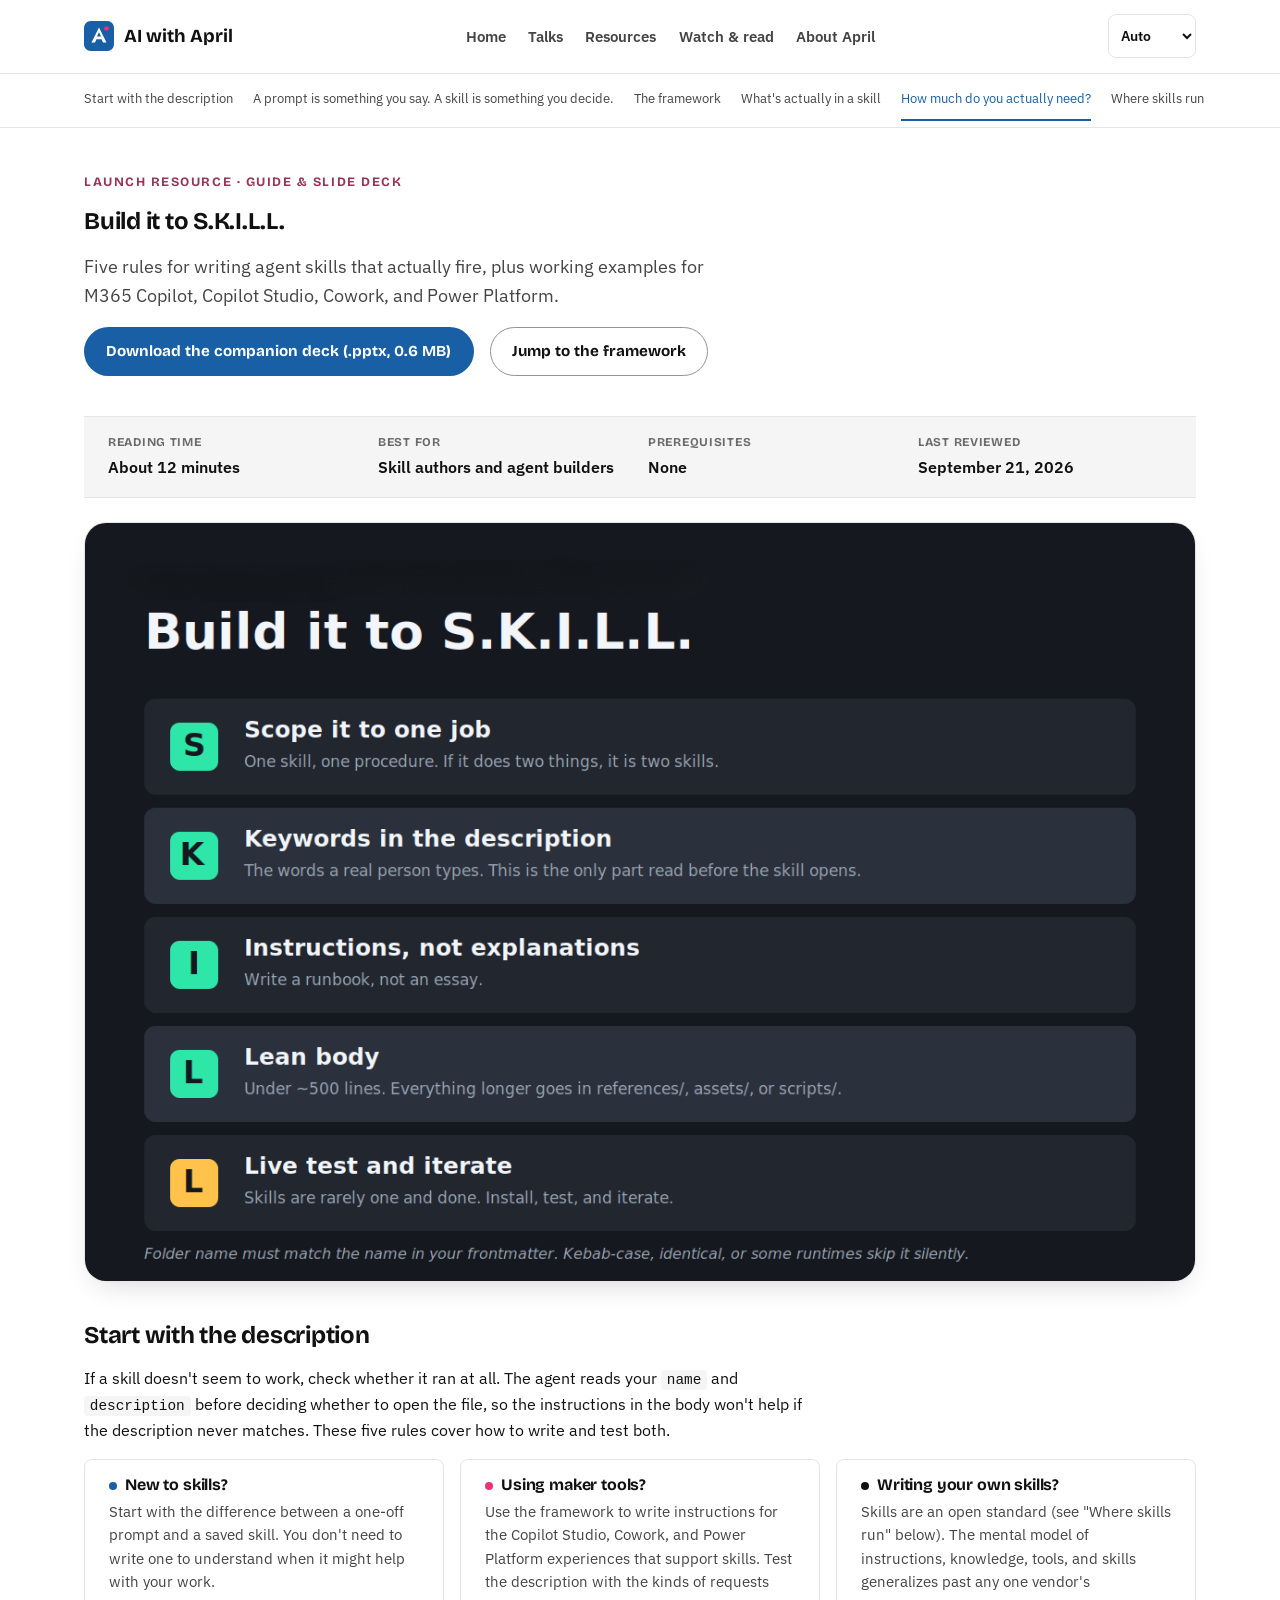
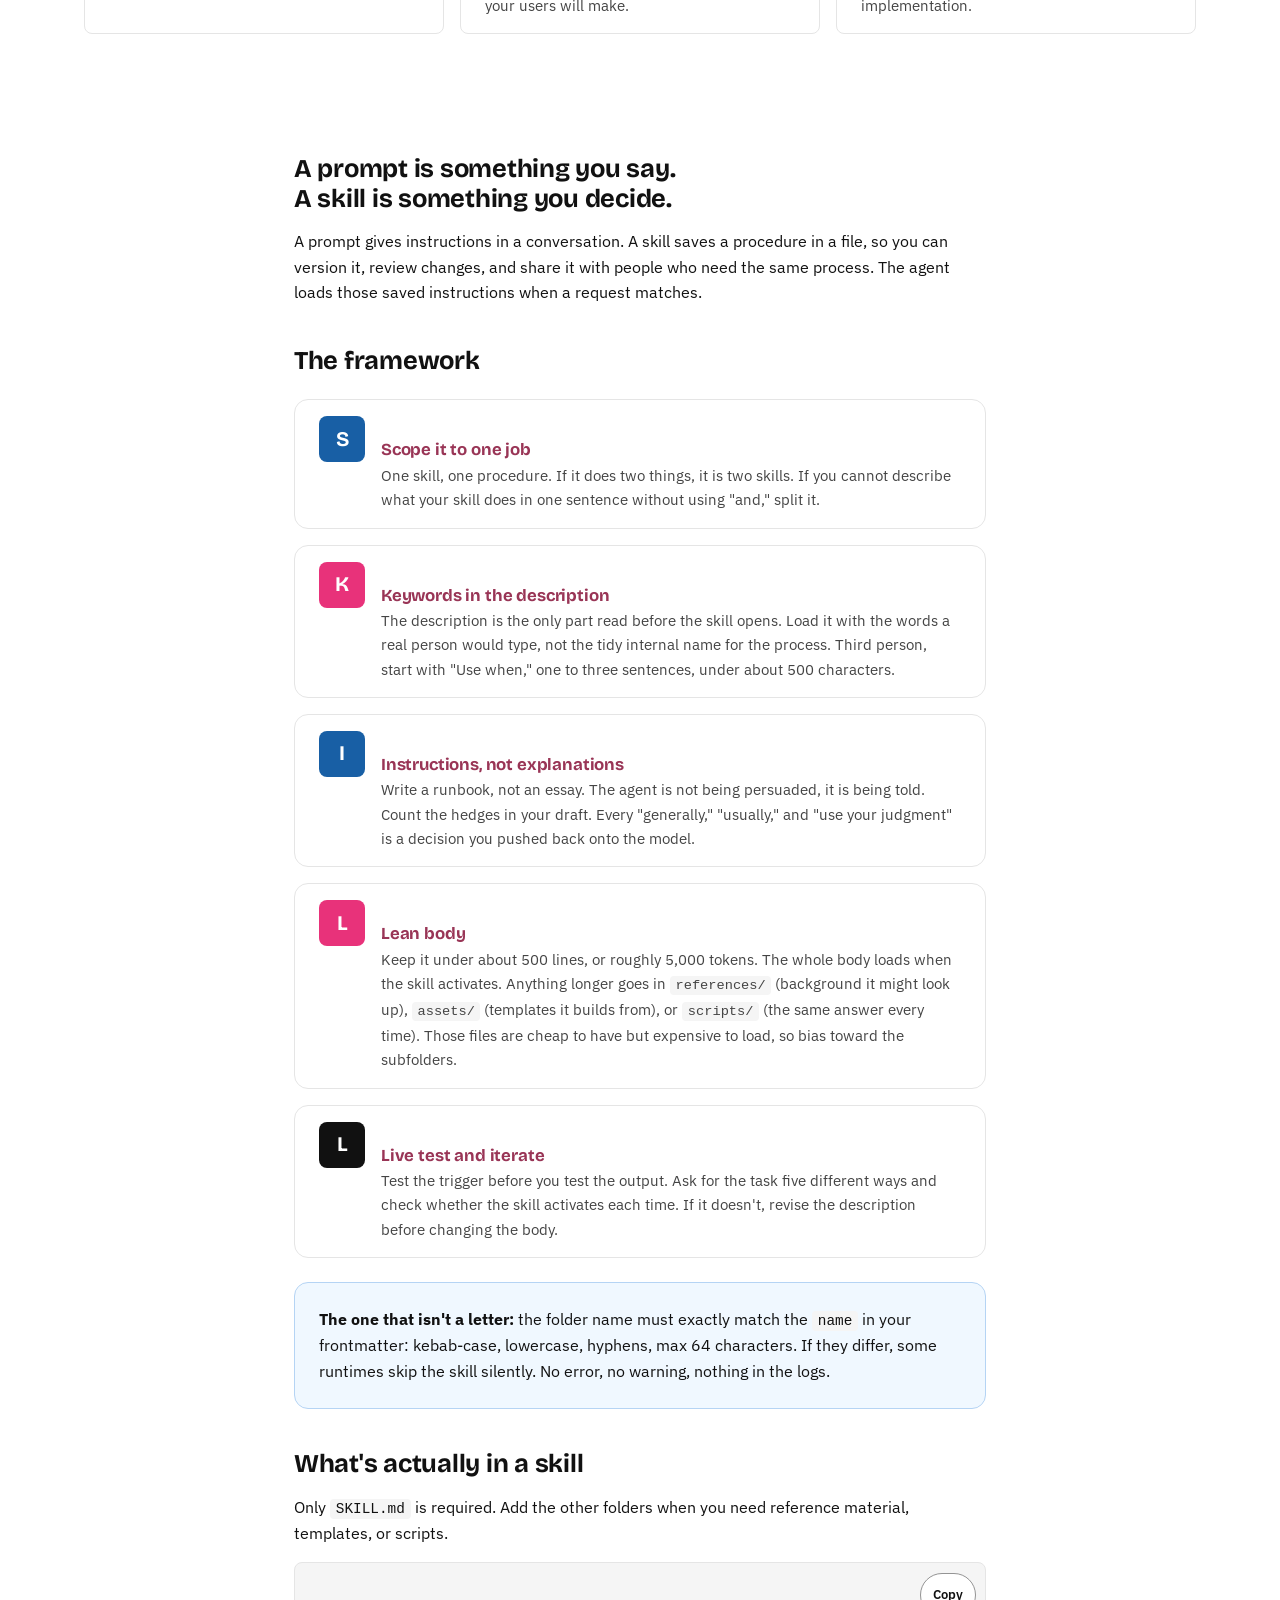
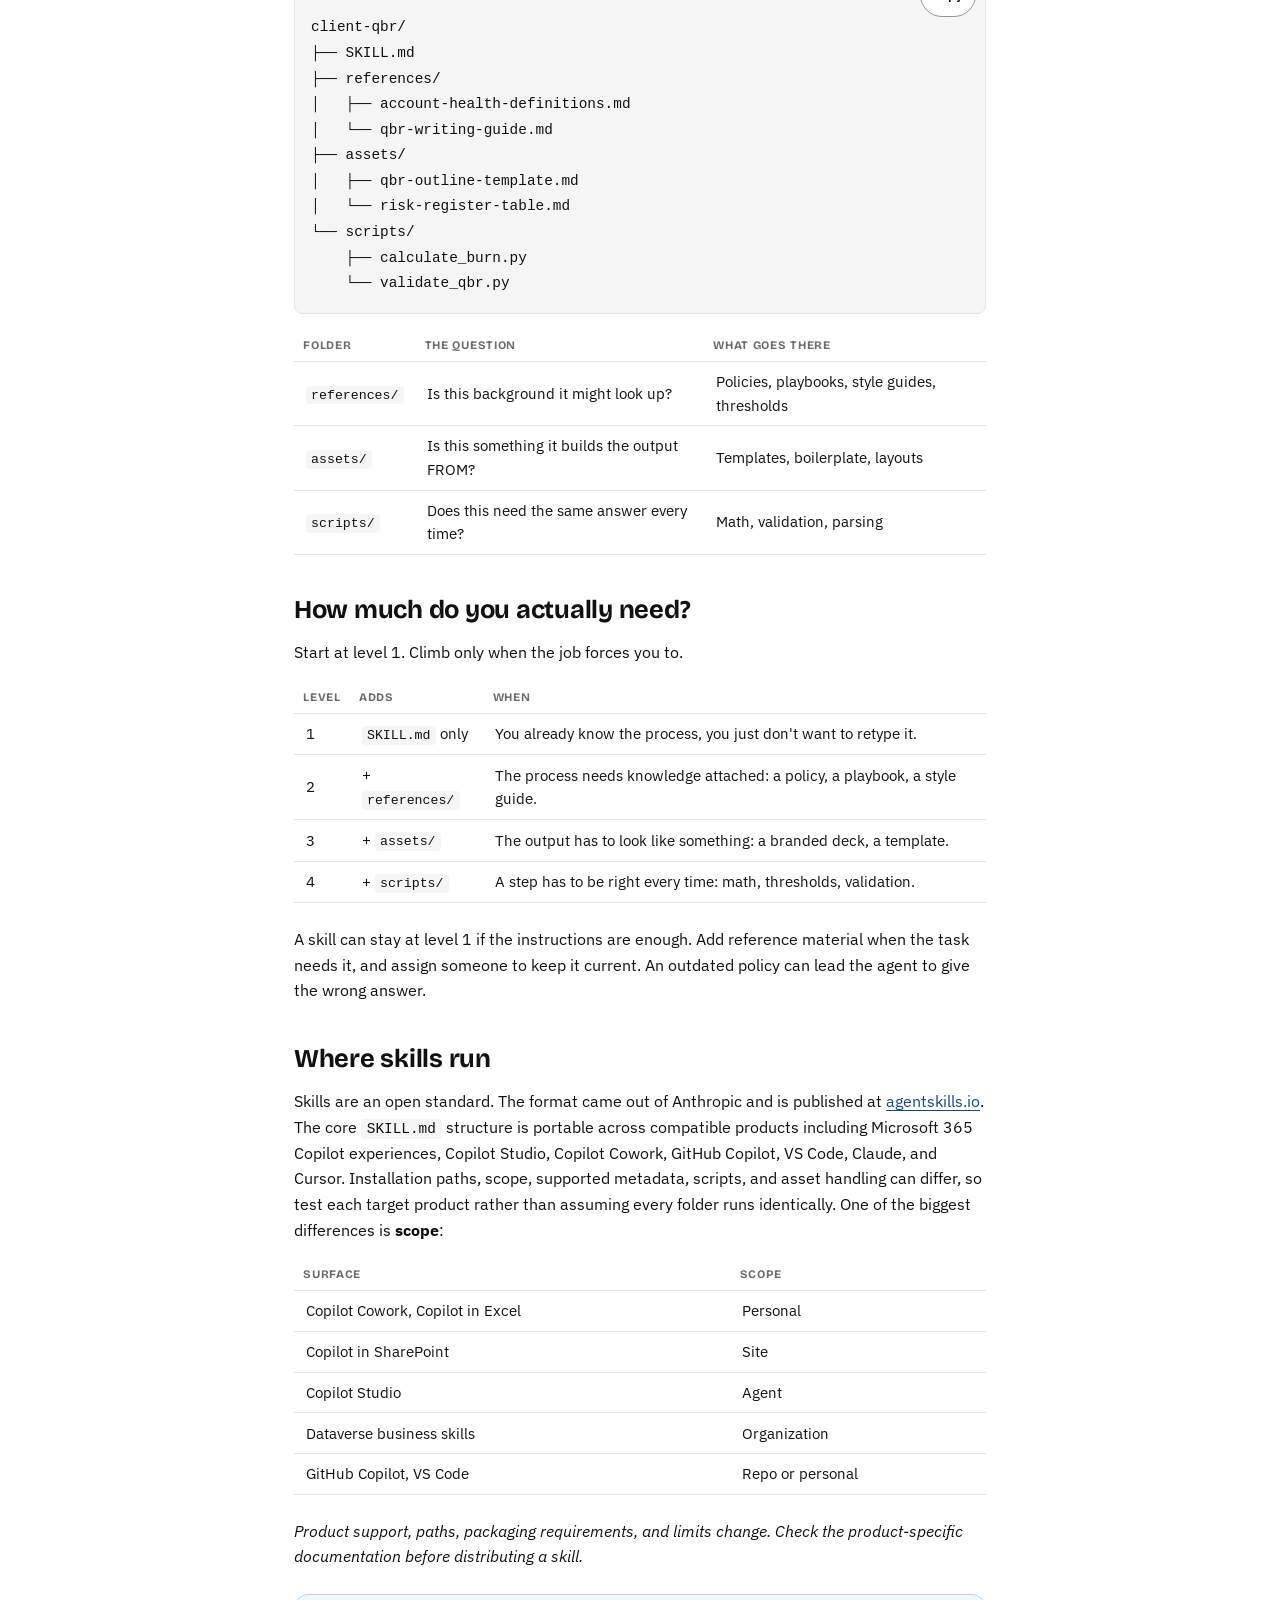
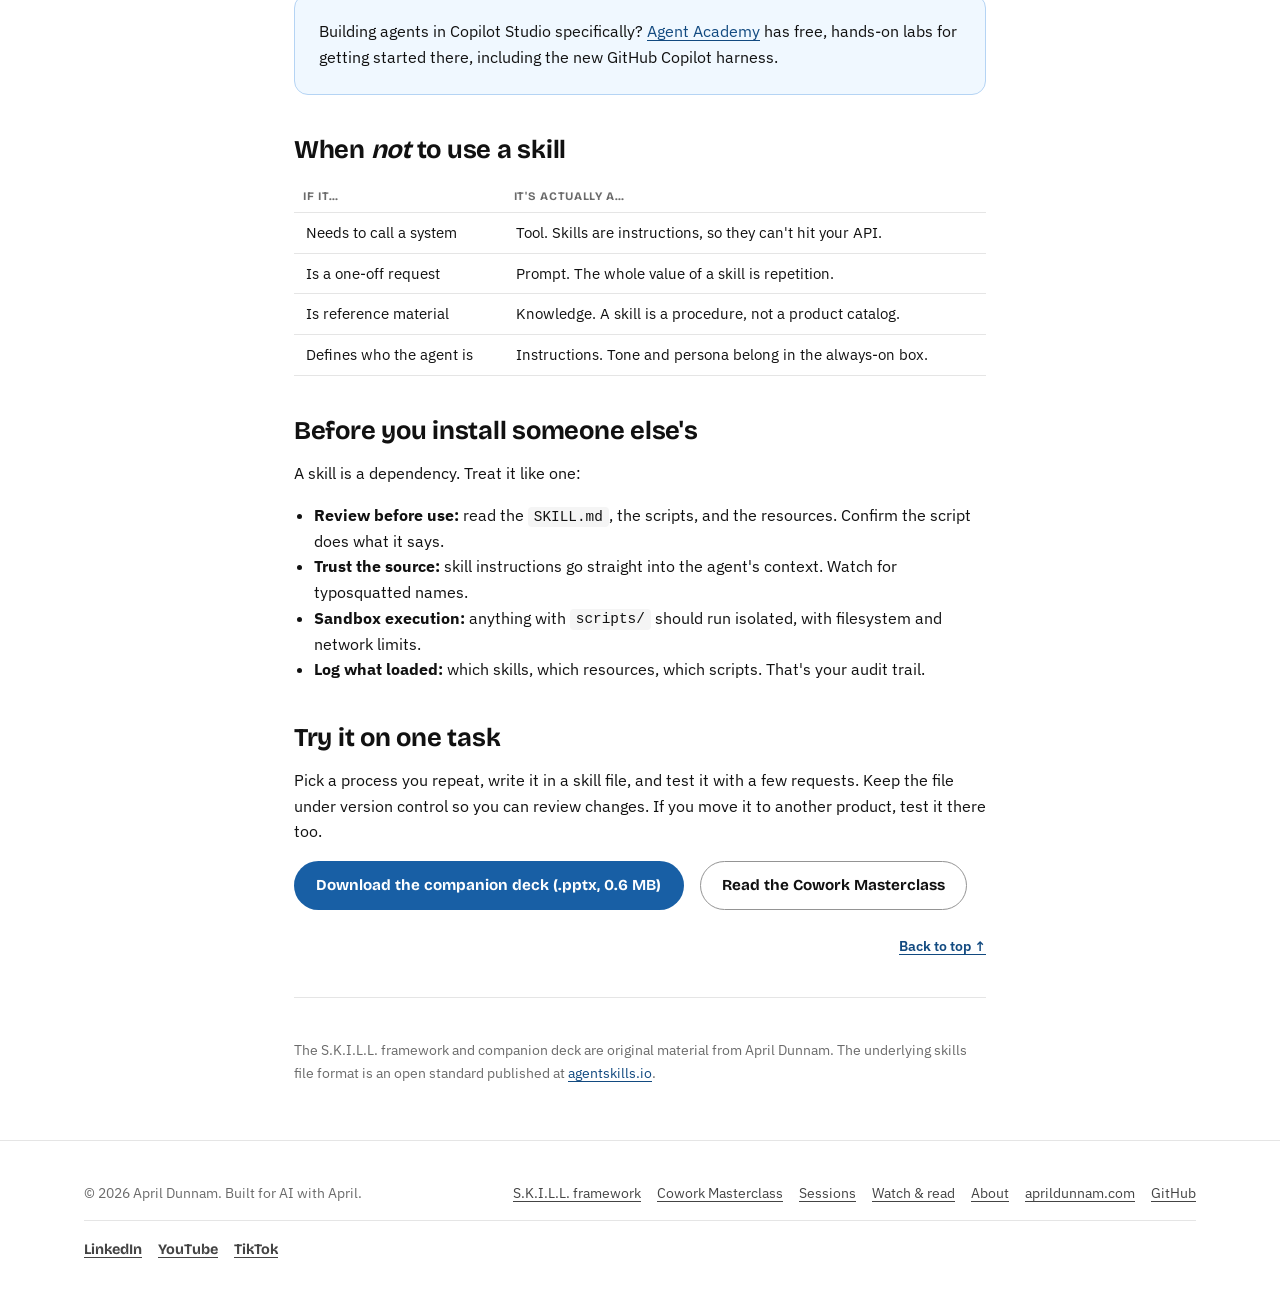
<file: resources/skill-framework.html>
<!DOCTYPE html>
<html lang="en">
<head>
  <meta charset="UTF-8">
  <meta name="viewport" content="width=device-width, initial-scale=1">
  <script src="../assets/js/theme.js"></script>
  <script>document.documentElement.classList.add("js");</script>
  <title>The S.K.I.L.L. Framework | AI with April</title>
  <meta name="description" content="Five rules for writing agent skills that actually fire, plus working examples for M365 Copilot, Copilot Studio, Cowork, and Power Platform.">

  <link rel="canonical" href="https://aprildunnam.github.io/ai-with-april/resources/skill-framework.html">
  <meta property="og:type" content="article">
  <meta property="og:title" content="The S.K.I.L.L. Framework | AI with April">
  <meta property="og:description" content="Five rules for writing agent skills that actually fire, plus working examples.">
  <meta property="og:image" content="https://aprildunnam.github.io/ai-with-april/assets/img/skill-framework.png">
  <meta property="og:image:alt" content="The S.K.I.L.L. framework for building reliable agent skills">
  <meta property="og:image:width" content="1200">
  <meta property="og:image:height" content="820">
  <meta property="og:url" content="https://aprildunnam.github.io/ai-with-april/resources/skill-framework.html">
  <meta name="twitter:card" content="summary_large_image">
  <meta name="twitter:creator" content="@aprildunnam">
  <meta name="twitter:image" content="https://aprildunnam.github.io/ai-with-april/assets/img/skill-framework.png">

  <script type="application/ld+json">
  {
    "@context": "https://schema.org",
    "@type": "LearningResource",
    "name": "The S.K.I.L.L. Framework",
    "description": "Five rules for writing agent skills that activate reliably, with working examples.",
    "url": "https://aprildunnam.github.io/ai-with-april/resources/skill-framework.html",
    "learningResourceType": ["Guide", "Slide deck"],
    "dateModified": "2026-09-21",
    "author": { "@type": "Person", "name": "April Dunnam" }
  }
  </script>

  <link rel="icon" href="../assets/img/favicon.svg" type="image/svg+xml">
  <link rel="preconnect" href="https://fonts.googleapis.com">
  <link rel="preconnect" href="https://fonts.gstatic.com" crossorigin>
  <link href="https://fonts.googleapis.com/css2?family=IBM+Plex+Sans:wght@400;500;600;700&family=Bricolage+Grotesque:wght@600;700&display=swap" rel="stylesheet">
  <link rel="stylesheet" href="../assets/css/style.css">
</head>
<body>
  <a class="skip-link" href="#main">Skip to content</a>

  <header class="site-header">
    <div class="site-header__inner">
      <a class="brand" href="../index.html">
        <img src="../assets/img/favicon.svg" alt="" width="30" height="30">
        AI with April
      </a>
      <button class="nav-toggle" data-nav-toggle aria-expanded="false" aria-controls="main-nav">
        Menu
      </button>
      <nav aria-label="Primary">
        <ul class="main-nav" id="main-nav">
          <li><a href="../index.html">Home</a></li>
          <li><a href="../sessions.html">Talks</a></li>
          <li><a href="../index.html#resources">Resources</a></li>
          <li><a href="../updates.html">Watch &amp; read</a></li>
          <li><a href="../about.html">About April</a></li>
        </ul>
      </nav>
    </div>
  </header>

  <main id="main">
    <section class="section--tight">
      <div class="wrap">
        <p class="eyebrow">Launch resource &middot; Guide &amp; slide deck</p>
        <h1>Build it to S.K.I.L.L.</h1>
        <p class="hero__lede">
          Five rules for writing agent skills that actually fire, plus working examples for
          M365&nbsp;Copilot, Copilot&nbsp;Studio, Cowork, and Power&nbsp;Platform.
        </p>
        <div class="featured__actions" style="margin-bottom: var(--space-4);">
          <a class="btn btn-primary" href="../assets/downloads/skills-explained-deck.pptx">Download the companion deck (.pptx, 0.6 MB)</a>
          <a class="btn btn-secondary" href="#framework">Jump to the framework</a>
        </div>

        <div class="guide-overview" aria-label="Guide details">
          <dl>
            <div><dt>Reading time</dt><dd>About 12 minutes</dd></div>
            <div><dt>Best for</dt><dd>Skill authors and agent builders</dd></div>
            <div><dt>Prerequisites</dt><dd>None</dd></div>
            <div><dt>Last reviewed</dt><dd>September 21, 2026</dd></div>
          </dl>
        </div>

        <nav class="page-toc" aria-labelledby="skill-toc-title">
          <h2 id="skill-toc-title">On this page</h2>
          <ul>
            <li><a href="#framework">The framework</a></li>
            <li><a href="#skill-anatomy">Skill anatomy</a></li>
            <li><a href="#skill-levels">Four levels</a></li>
            <li><a href="#skill-surfaces">Where skills run</a></li>
            <li><a href="#skill-security">Safety review</a></li>
          </ul>
        </nav>

        <img src="../assets/img/skill-framework.png" width="1200" height="820" loading="lazy" decoding="async" alt="The S.K.I.L.L. framework: Scope it to one job, Keywords in the description, Instructions not explanations, Lean body, Live test and iterate." style="border-radius: var(--radius-lg); border: 1px solid var(--color-border); box-shadow: var(--shadow-card); margin-bottom: var(--space-4);">

        <h2 style="margin-top:0;">Start with the description</h2>
        <p class="prose">
          If a skill doesn't seem to work, check whether it ran at all. The agent reads your
          <code>name</code> and <code>description</code> before deciding whether to open the file,
          so the instructions in the body won't help if the description never matches.
          These five rules cover how to write and test both.
        </p>

        <div class="role-callouts" aria-label="Why this matters for each role">
          <div class="role-callout" id="for-professionals">
            <h3><span class="role-callout__dot" aria-hidden="true"></span>New to skills?</h3>
            <p>
              Start with the difference between a one-off prompt and a saved skill.
              You don't need to write one to understand when it might help with your work.
            </p>
          </div>
          <div class="role-callout" id="for-makers">
            <h3><span class="role-callout__dot" aria-hidden="true"></span>Using maker tools?</h3>
            <p>
              Use the framework to write instructions for the Copilot Studio, Cowork, and
              Power Platform experiences that support skills. Test the description with
              the kinds of requests your users will make.
            </p>
          </div>
          <div class="role-callout" id="for-builders">
            <h3><span class="role-callout__dot" aria-hidden="true"></span>Writing your own skills?</h3>
            <p>
              Skills are an open standard (see "Where skills run" below). The mental model of
              instructions, knowledge, tools, and skills generalizes past any one vendor's
              implementation.
            </p>
          </div>
        </div>
      </div>
    </section>

    <section class="section--tight">
      <div class="wrap prose">
        <h2>A prompt is something you say. A skill is something you decide.</h2>
        <p>
          A prompt gives instructions in a conversation. A skill saves a procedure in a file,
          so you can version it, review changes, and share it with people who need the same
          process. The agent loads those saved instructions when a request matches.
        </p>

        <h2 id="framework">The framework</h2>

        <ol class="letter-list">
          <li class="letter-item">
            <span class="letter-item__glyph" aria-hidden="true">S</span>
            <div>
              <h3>Scope it to one job</h3>
              <p>
                One skill, one procedure. If it does two things, it is two skills. If you cannot
                describe what your skill does in one sentence without using "and," split it.
              </p>
            </div>
          </li>
          <li class="letter-item">
            <span class="letter-item__glyph" aria-hidden="true">K</span>
            <div>
              <h3>Keywords in the description</h3>
              <p>
                The description is the only part read before the skill opens. Load it with the
                words a real person would type, not the tidy internal name for the process. Third
                person, start with "Use when," one to three sentences, under about 500 characters.
              </p>
            </div>
          </li>
          <li class="letter-item">
            <span class="letter-item__glyph" aria-hidden="true">I</span>
            <div>
              <h3>Instructions, not explanations</h3>
              <p>
                Write a runbook, not an essay. The agent is not being persuaded, it is being told.
                Count the hedges in your draft. Every "generally," "usually," and "use your
                judgment" is a decision you pushed back onto the model.
              </p>
            </div>
          </li>
          <li class="letter-item">
            <span class="letter-item__glyph" aria-hidden="true">L</span>
            <div>
              <h3>Lean body</h3>
              <p>
                Keep it under about 500 lines, or roughly 5,000 tokens. The whole body loads when the skill
                activates. Anything longer goes in <code>references/</code> (background it might
                look up), <code>assets/</code> (templates it builds from), or <code>scripts/</code>
                (the same answer every time). Those files are cheap to have but expensive to load,
                so bias toward the
                subfolders.
              </p>
            </div>
          </li>
          <li class="letter-item">
            <span class="letter-item__glyph" aria-hidden="true">L</span>
            <div>
              <h3>Live test and iterate</h3>
              <p>
                Test the trigger before you test the output. Ask for the task five different
                ways and check whether the skill activates each time. If it doesn't,
                revise the description before changing the body.
              </p>
            </div>
          </li>
        </ol>

        <div class="callout-box">
          <p>
            <strong>The one that isn't a letter:</strong> the folder name must exactly match the
            <code>name</code> in your frontmatter: kebab-case, lowercase, hyphens, max 64
            characters. If they differ, some runtimes skip the skill silently. No error, no
            warning, nothing in the logs.
          </p>
        </div>

        <h2 id="skill-anatomy">What's actually in a skill</h2>
        <p>Only <code>SKILL.md</code> is required. Add the other folders when you need reference material, templates, or scripts.</p>
        <pre class="code-tree"><code>client-qbr/
├── SKILL.md
├── references/
│   ├── account-health-definitions.md
│   └── qbr-writing-guide.md
├── assets/
│   ├── qbr-outline-template.md
│   └── risk-register-table.md
└── scripts/
    ├── calculate_burn.py
    └── validate_qbr.py</code></pre>

        <table>
          <thead>
            <tr><th>Folder</th><th>The question</th><th>What goes there</th></tr>
          </thead>
          <tbody>
            <tr><td><code>references/</code></td><td>Is this background it might look up?</td><td>Policies, playbooks, style guides, thresholds</td></tr>
            <tr><td><code>assets/</code></td><td>Is this something it builds the output FROM?</td><td>Templates, boilerplate, layouts</td></tr>
            <tr><td><code>scripts/</code></td><td>Does this need the same answer every time?</td><td>Math, validation, parsing</td></tr>
          </tbody>
        </table>

        <h2 id="skill-levels">How much do you actually need?</h2>
        <p>Start at level 1. Climb only when the job forces you to.</p>
        <table>
          <thead><tr><th>Level</th><th>Adds</th><th>When</th></tr></thead>
          <tbody>
            <tr><td>1</td><td><code>SKILL.md</code> only</td><td>You already know the process, you just don't want to retype it.</td></tr>
            <tr><td>2</td><td>+ <code>references/</code></td><td>The process needs knowledge attached: a policy, a playbook, a style guide.</td></tr>
            <tr><td>3</td><td>+ <code>assets/</code></td><td>The output has to look like something: a branded deck, a template.</td></tr>
            <tr><td>4</td><td>+ <code>scripts/</code></td><td>A step has to be right every time: math, thresholds, validation.</td></tr>
          </tbody>
        </table>
        <p>
          A skill can stay at level 1 if the instructions are enough. Add reference material
          when the task needs it, and assign someone to keep it current. An outdated policy
          can lead the agent to give the wrong answer.
        </p>

        <h2 id="skill-surfaces">Where skills run</h2>
        <p>
          Skills are an open standard. The format came out of Anthropic and is published at
          <a href="https://agentskills.io" target="_blank" rel="noopener">agentskills.io</a>. The
          core <code>SKILL.md</code> structure is portable across compatible products including
          Microsoft&nbsp;365 Copilot experiences, Copilot Studio, Copilot Cowork, GitHub Copilot,
          VS Code, Claude, and Cursor. Installation paths, scope, supported metadata, scripts, and
          asset handling can differ, so test each target product rather than assuming every folder
          runs identically. One of the biggest differences is <strong>scope</strong>:
        </p>
        <table>
          <thead><tr><th>Surface</th><th>Scope</th></tr></thead>
          <tbody>
            <tr><td>Copilot Cowork, Copilot in Excel</td><td>Personal</td></tr>
            <tr><td>Copilot in SharePoint</td><td>Site</td></tr>
            <tr><td>Copilot Studio</td><td>Agent</td></tr>
            <tr><td>Dataverse business skills</td><td>Organization</td></tr>
            <tr><td>GitHub Copilot, VS Code</td><td>Repo or personal</td></tr>
          </tbody>
        </table>
        <p>
          <em>Product support, paths, packaging requirements, and limits change. Check the
          product-specific documentation before distributing a skill.</em>
        </p>
        <div class="callout-box">
          <p>
            Building agents in Copilot Studio specifically? <a href="https://aka.ms/agent-academy" target="_blank" rel="noopener">Agent Academy</a>
            has free, hands-on labs for getting started there, including the new GitHub Copilot
            harness.
          </p>
        </div>

        <h2>When <em>not</em> to use a skill</h2>
        <table>
          <thead><tr><th>If it&hellip;</th><th>It's actually a&hellip;</th></tr></thead>
          <tbody>
            <tr><td>Needs to call a system</td><td>Tool. Skills are instructions, so they can't hit your API.</td></tr>
            <tr><td>Is a one-off request</td><td>Prompt. The whole value of a skill is repetition.</td></tr>
            <tr><td>Is reference material</td><td>Knowledge. A skill is a procedure, not a product catalog.</td></tr>
            <tr><td>Defines who the agent is</td><td>Instructions. Tone and persona belong in the always-on box.</td></tr>
          </tbody>
        </table>

        <h2 id="skill-security">Before you install someone else's</h2>
        <p>A skill is a dependency. Treat it like one:</p>
        <ul>
          <li><strong>Review before use:</strong> read the <code>SKILL.md</code>, the scripts, and the resources. Confirm the script does what it says.</li>
          <li><strong>Trust the source:</strong> skill instructions go straight into the agent's context. Watch for typosquatted names.</li>
          <li><strong>Sandbox execution:</strong> anything with <code>scripts/</code> should run isolated, with filesystem and network limits.</li>
          <li><strong>Log what loaded:</strong> which skills, which resources, which scripts. That's your audit trail.</li>
        </ul>

        <h2>Try it on one task</h2>
        <p>
          Pick a process you repeat, write it in a skill file, and test it with a few requests.
          Keep the file under version control so you can review changes. If you move it
          to another product, test it there too.
        </p>

        <div class="featured__actions">
          <a class="btn btn-primary" href="../assets/downloads/skills-explained-deck.pptx">Download the companion deck (.pptx, 0.6 MB)</a>
          <a class="btn btn-secondary" href="cowork-masterclass.html">Read the Cowork Masterclass</a>
        </div>
        <p class="back-to-top"><a href="#main">Back to top &uarr;</a></p>

        <hr>
        <p style="color: var(--color-text-faint); font-size: 0.9rem;">
          The S.K.I.L.L. framework and companion deck are original material from April Dunnam.
          The underlying skills file format is an open standard published at
          <a href="https://agentskills.io" target="_blank" rel="noopener">agentskills.io</a>.
        </p>
      </div>
    </section>
  </main>

  <footer class="site-footer">
    <div class="wrap site-footer__inner">
      <p>&copy; <span data-current-year>2026</span> April Dunnam. Built for AI with April.</p>
      <nav aria-label="Footer">
        <ul>
          <li><a href="../resources/skill-framework.html">S.K.I.L.L. framework</a></li>
          <li><a href="../resources/cowork-masterclass.html">Cowork Masterclass</a></li>
          <li><a href="../sessions.html">Sessions</a></li>
          <li><a href="../updates.html">Watch &amp; read</a></li>
          <li><a href="../about.html">About</a></li>
          <li><a href="https://aprildunnam.com">aprildunnam.com</a></li>
          <li><a href="https://github.com/aprildunnam/ai-with-april">GitHub</a></li>
        </ul>
      </nav>
      <nav class="site-footer__socials" aria-label="Follow April">
        <ul>
          <li><a href="https://www.linkedin.com/in/aprildunnam/" target="_blank" rel="noopener noreferrer">LinkedIn<span class="visually-hidden"> (opens in a new tab)</span></a></li>
          <li><a href="https://youtube.com/@aprildunnam" target="_blank" rel="noopener noreferrer">YouTube<span class="visually-hidden"> (opens in a new tab)</span></a></li>
          <li><a href="https://www.tiktok.com/@aprildunnam" target="_blank" rel="noopener noreferrer">TikTok<span class="visually-hidden"> (opens in a new tab)</span></a></li>
        </ul>
      </nav>
    </div>
  </footer>

  <script src="../assets/js/main.js"></script>
</body>
</html>
</file>
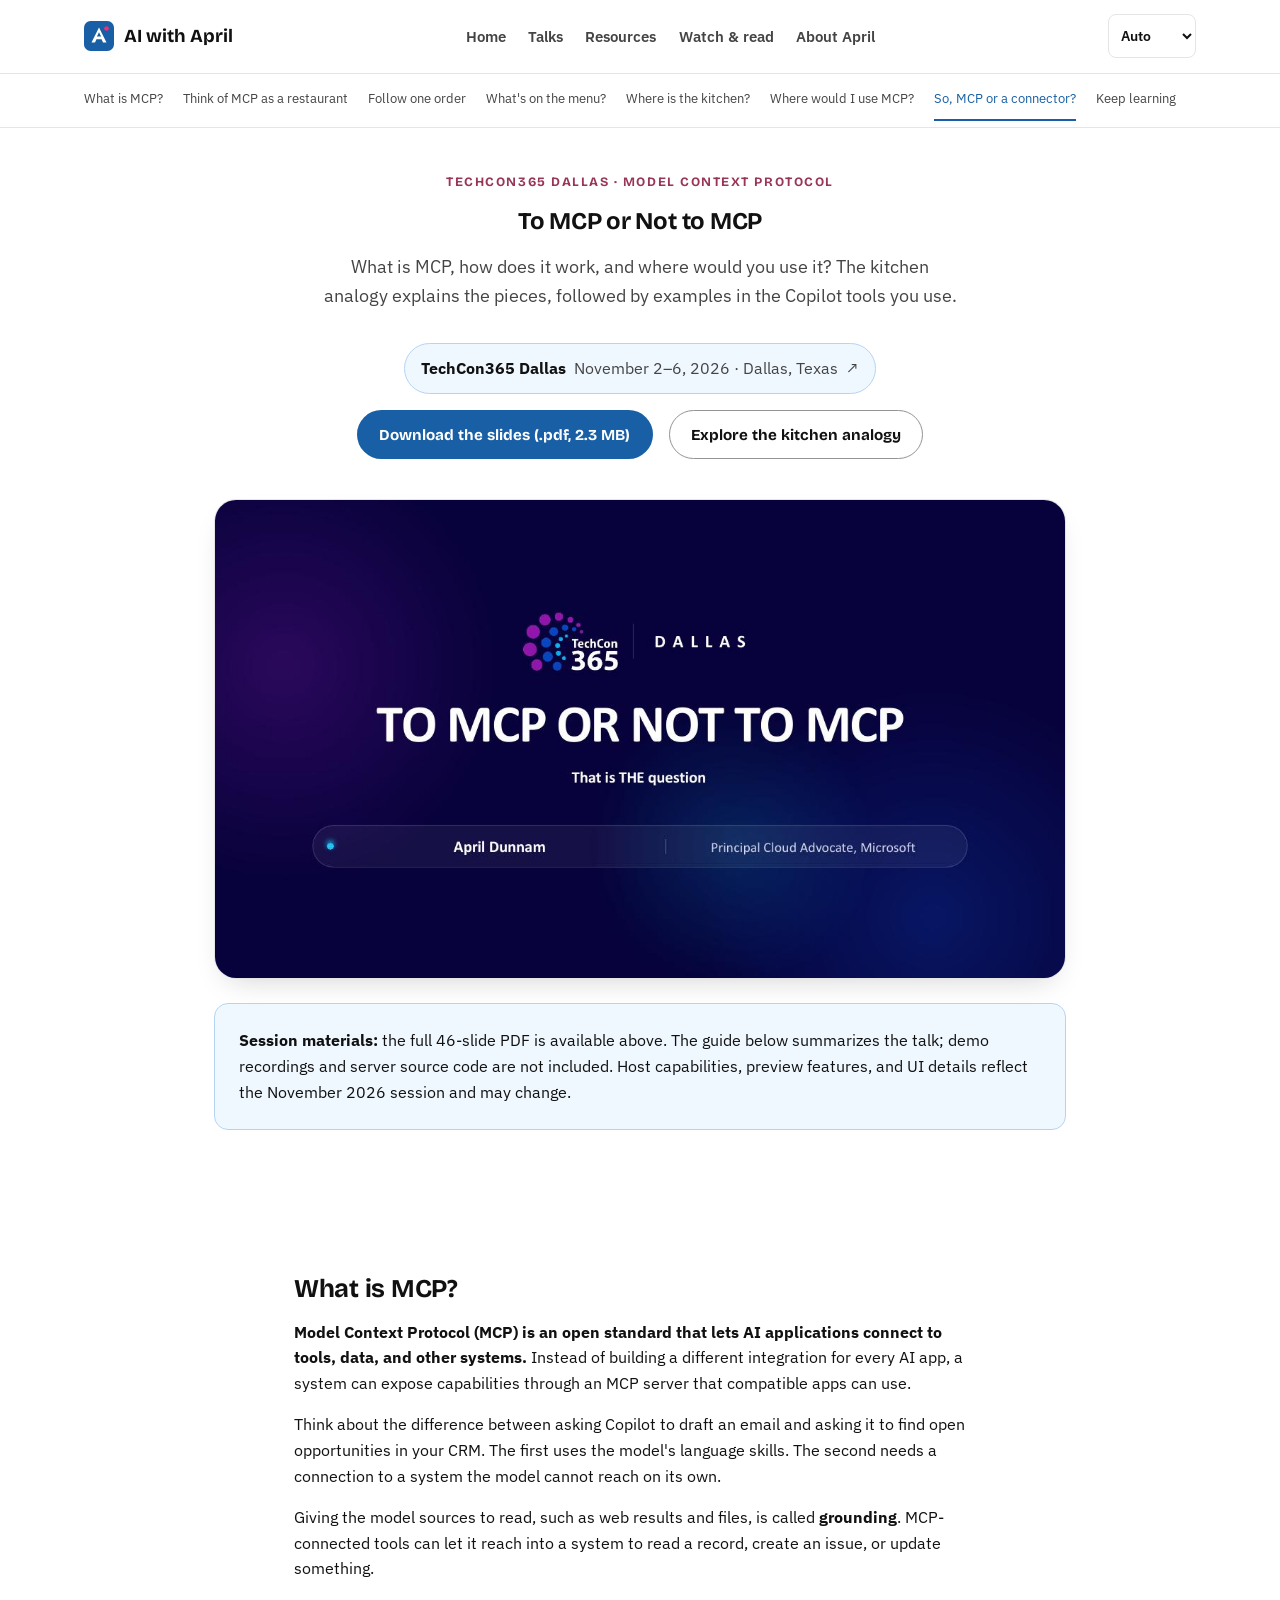
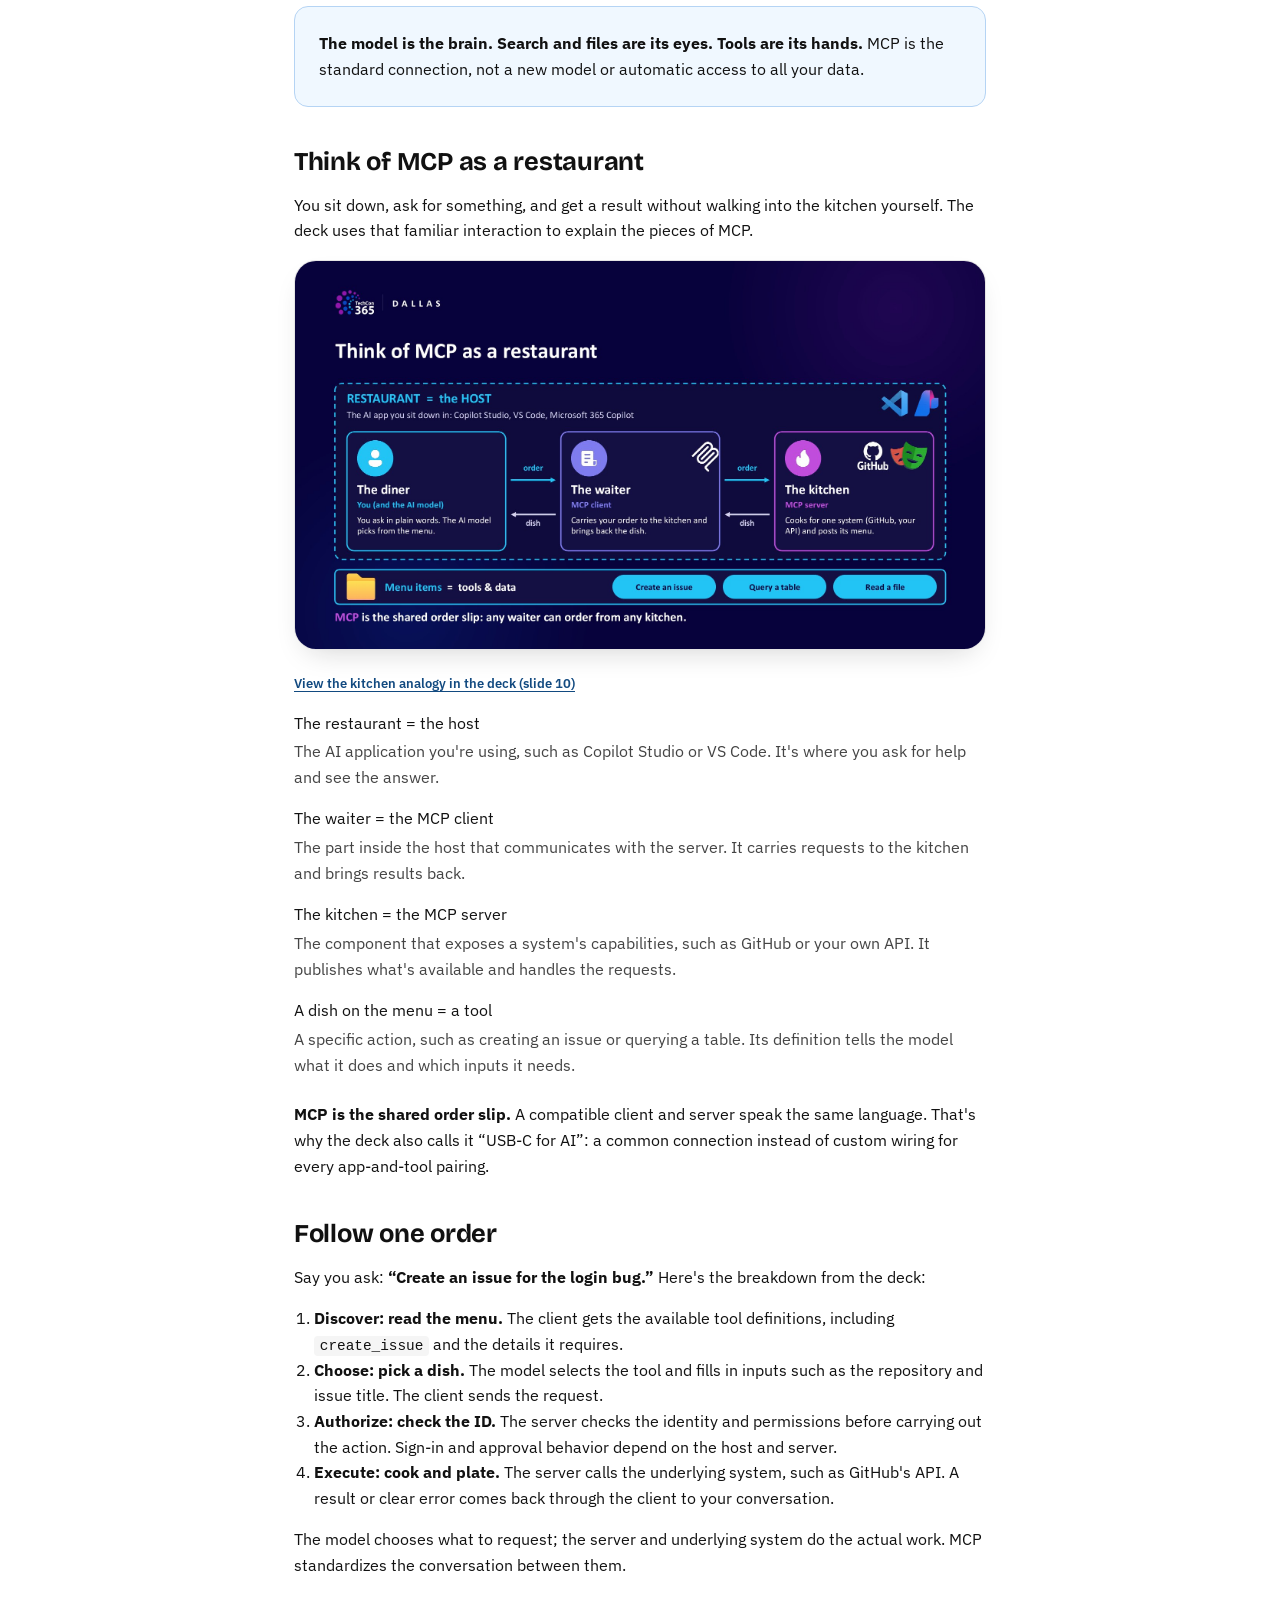
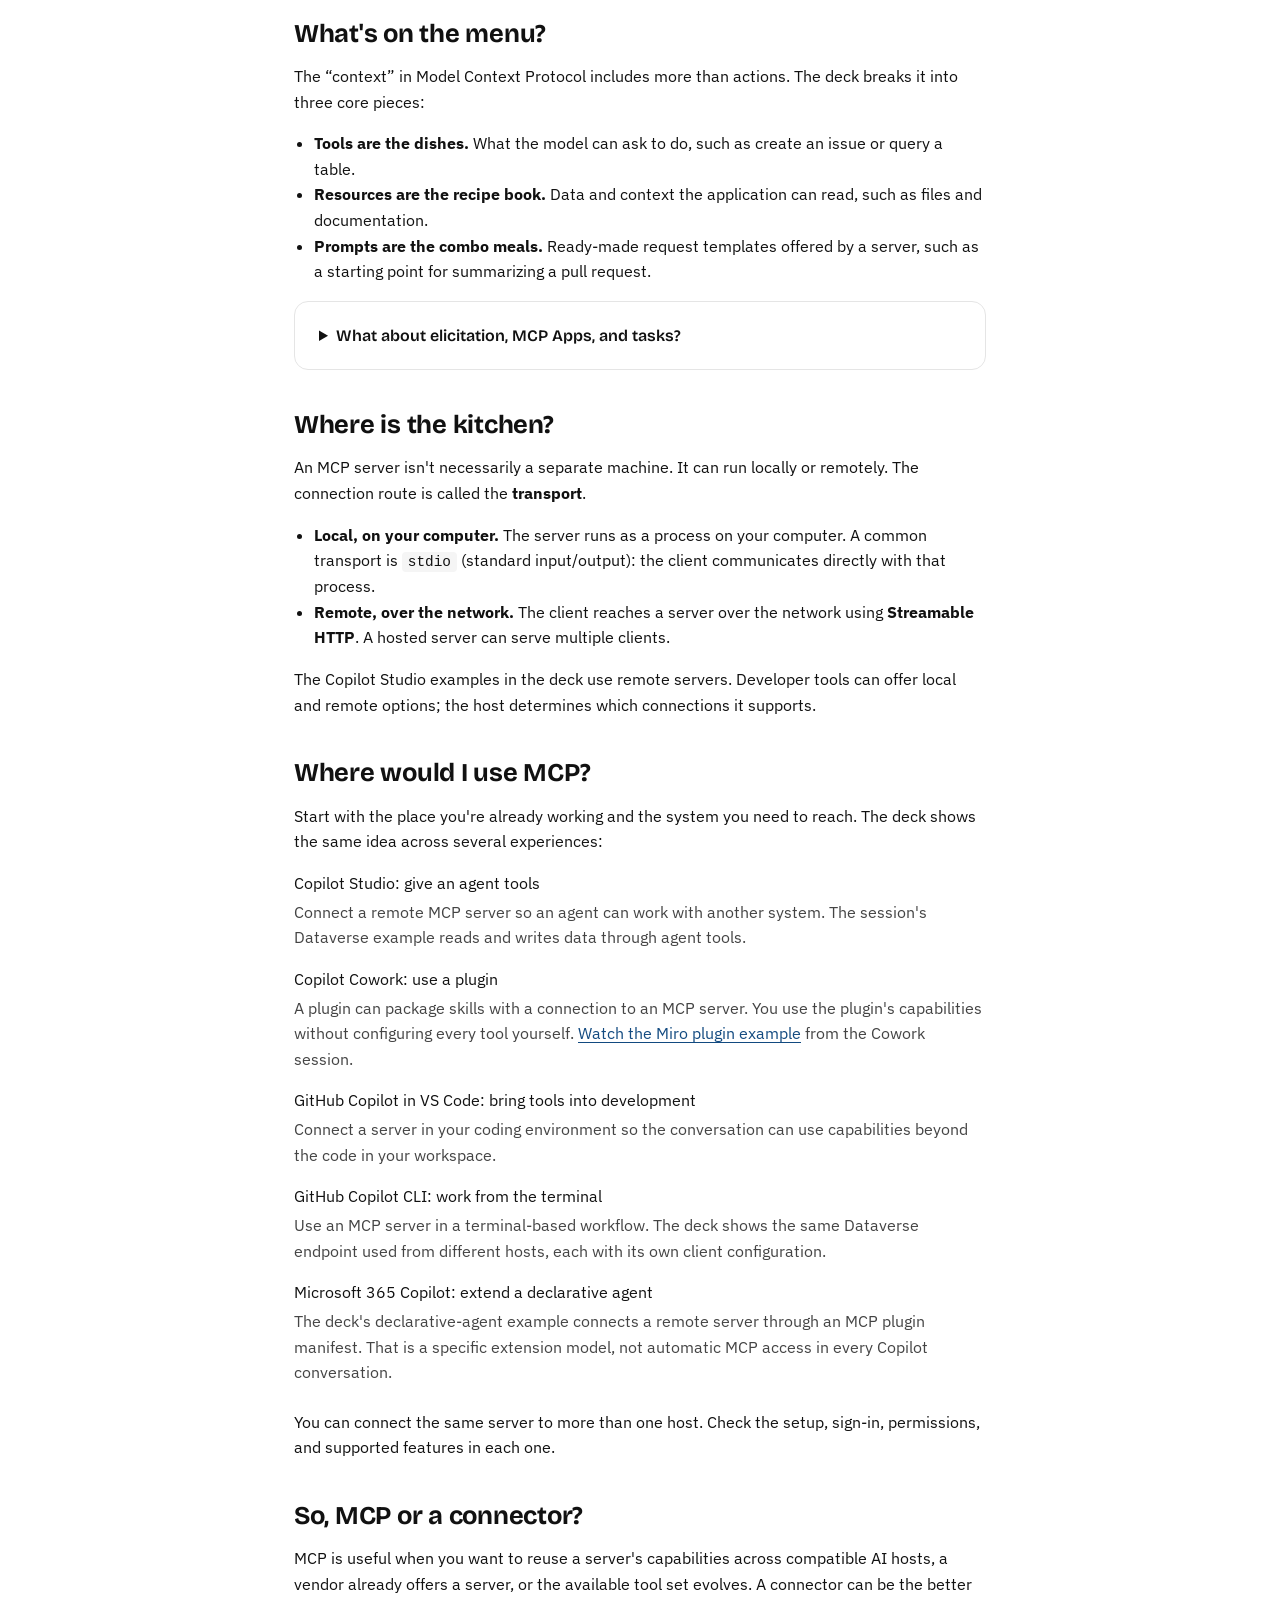
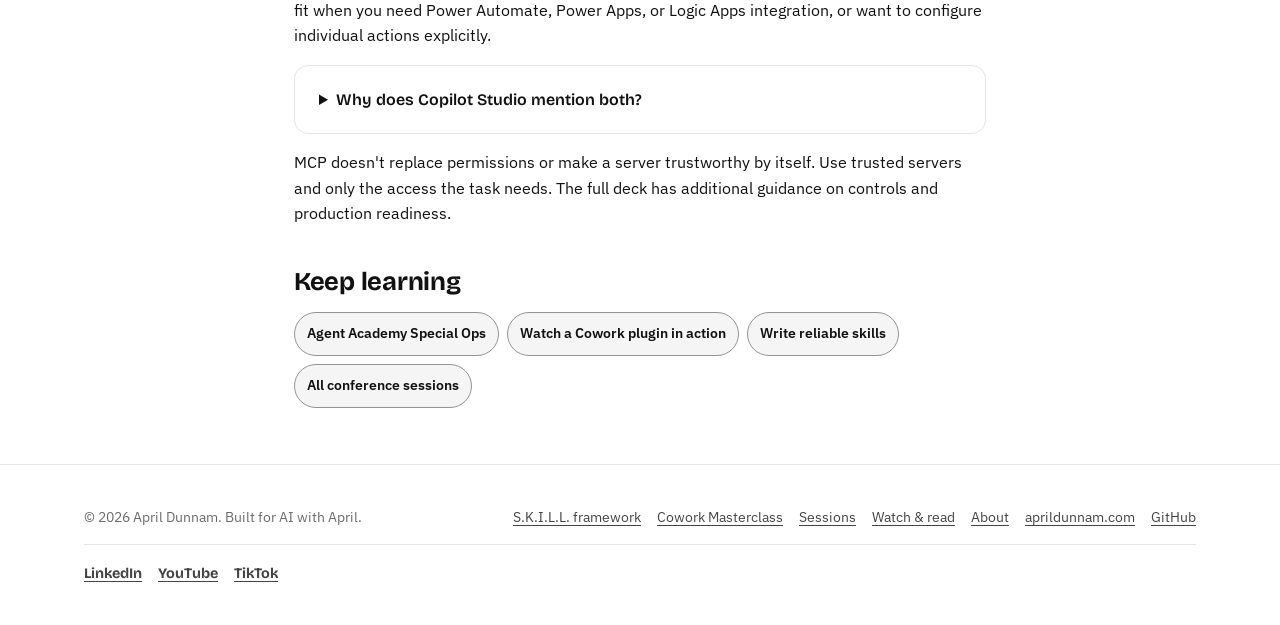
<file: resources/techcon365-dallas-mcp.html>
<!DOCTYPE html>
<html lang="en">
<head>
  <meta charset="UTF-8">
  <meta name="viewport" content="width=device-width, initial-scale=1">
  <script src="../assets/js/theme.js"></script>
  <script>document.documentElement.classList.add("js");</script>
  <title>To MCP or Not to MCP | AI with April</title>
  <meta name="description" content="Understand Model Context Protocol with April Dunnam's kitchen analogy: hosts, clients, servers, tools, and where to use MCP across Copilot experiences. Includes the TechCon365 Dallas deck.">
  <link rel="canonical" href="https://aprildunnam.github.io/ai-with-april/resources/techcon365-dallas-mcp.html">
  <meta property="og:type" content="article">
  <meta property="og:title" content="To MCP or Not to MCP | AI with April">
  <meta property="og:description" content="What is MCP? Follow an order from the AI app to the kitchen, then explore where MCP fits in Copilot Studio, Cowork, and GitHub Copilot.">
  <meta property="og:image" content="https://aprildunnam.github.io/ai-with-april/assets/img/techcon365-dallas-mcp.jpg">
  <meta property="og:image:alt" content="To MCP or Not to MCP, presented by April Dunnam at TechCon365 Dallas">
  <meta property="og:image:width" content="1200">
  <meta property="og:image:height" content="675">
  <meta property="og:url" content="https://aprildunnam.github.io/ai-with-april/resources/techcon365-dallas-mcp.html">
  <meta name="twitter:card" content="summary_large_image">
  <meta name="twitter:creator" content="@aprildunnam">
  <meta name="twitter:image" content="https://aprildunnam.github.io/ai-with-april/assets/img/techcon365-dallas-mcp.jpg">
  <script type="application/ld+json">
  {
    "@context": "https://schema.org",
    "@type": "LearningResource",
    "name": "To MCP or Not to MCP",
    "description": "Learn what Model Context Protocol is through a kitchen analogy, a tool-call walkthrough, and examples across Copilot Studio, Copilot Cowork, and GitHub Copilot. Includes the TechCon365 Dallas slides.",
    "url": "https://aprildunnam.github.io/ai-with-april/resources/techcon365-dallas-mcp.html",
    "learningResourceType": ["Conference session", "Presentation"],
    "dateModified": "2026-11-05",
    "author": { "@type": "Person", "name": "April Dunnam" }
  }
  </script>
  <link rel="icon" href="../assets/img/favicon.svg" type="image/svg+xml">
  <link rel="preconnect" href="https://fonts.googleapis.com">
  <link rel="preconnect" href="https://fonts.gstatic.com" crossorigin>
  <link href="https://fonts.googleapis.com/css2?family=IBM+Plex+Sans:wght@400;500;600;700&family=Bricolage+Grotesque:wght@600;700&display=swap" rel="stylesheet">
  <link rel="stylesheet" href="../assets/css/style.css">
</head>
<body class="session-resource-page">
  <a class="skip-link" href="#main">Skip to content</a>
  <header class="site-header">
    <div class="site-header__inner">
      <a class="brand" href="../index.html"><img src="../assets/img/favicon.svg" alt="" width="30" height="30">AI with April</a>
      <button class="nav-toggle" data-nav-toggle aria-expanded="false" aria-controls="main-nav">Menu</button>
      <nav aria-label="Primary">
        <ul class="main-nav" id="main-nav">
          <li><a href="../index.html">Home</a></li>
          <li><a href="../sessions.html">Talks</a></li>
          <li><a href="../index.html#resources">Resources</a></li>
          <li><a href="../updates.html">Watch &amp; read</a></li>
          <li><a href="../about.html">About April</a></li>
        </ul>
      </nav>
    </div>
  </header>
  <main id="main">
    <section class="section--tight session-resource-hero">
      <div class="wrap session-content">
        <p class="eyebrow">TechCon365 Dallas &middot; Model Context Protocol</p>
        <h1>To MCP or Not to MCP</h1>
        <p class="hero__lede">What is MCP, how does it work, and where would you use it?
          The kitchen analogy explains the pieces, followed by examples in
          the Copilot tools you use.</p>
        <a class="event-provenance" href="https://techcon365.com/Dallas/" target="_blank" rel="noopener noreferrer">
          <strong>TechCon365 Dallas</strong>
          <span>November 2&ndash;6, 2026 &middot; Dallas, Texas</span>
          <span aria-hidden="true">&nearr;</span>
        </a>
        <div class="featured__actions" style="margin-bottom: var(--space-4);">
          <a class="btn btn-primary" href="../assets/downloads/techcon365-dallas-mcp-or-not.pdf">Download the slides (.pdf, 2.3 MB)</a>
          <a class="btn btn-secondary" href="#kitchen-analogy">Explore the kitchen analogy</a>
        </div>
        <img class="resource-cover" src="../assets/img/techcon365-dallas-mcp.jpg" width="1200" height="675" decoding="async" alt="TechCon365 Dallas: To MCP or Not to MCP, presented by April Dunnam">
        <div class="callout-box">
          <p><strong>Session materials:</strong> the full 46-slide PDF is available above.
            The guide below summarizes the talk; demo recordings and server source code are
            not included. Host capabilities, preview features, and UI details reflect the
            November 2026 session and may change.</p>
        </div>
      </div>
    </section>
    <section class="section--tight">
      <div class="wrap prose session-content">
        <h2 id="what-is-mcp">What is MCP?</h2>
        <p><strong>Model Context Protocol (MCP) is an open standard that lets AI applications
          connect to tools, data, and other systems.</strong> Instead of building a different
          integration for every AI app, a system can expose capabilities through an MCP server
          that compatible apps can use.</p>
        <p>Think about the difference between asking Copilot to draft an email and asking it
          to find open opportunities in your CRM. The first uses the model's language skills.
          The second needs a connection to a system the model cannot reach on its own.</p>
        <p>Giving the model sources to read, such as web results and files, is called <strong>grounding</strong>.
          MCP-connected tools can let it reach into a system to read a record, create an issue,
          or update something.</p>
        <div class="callout-box">
          <p><strong>The model is the brain. Search and files are its eyes. Tools are its hands.</strong>
            MCP is the standard connection, not a new model or automatic access to all your data.</p>
        </div>

        <h2 id="kitchen-analogy">Think of MCP as a restaurant</h2>
        <p>You sit down, ask for something, and get a result without walking into the kitchen
          yourself. The deck uses that familiar interaction to explain the pieces of MCP.</p>
        <img class="resource-cover" src="../assets/img/techcon365-dallas-mcp-kitchen.jpg"
          width="1800" height="1013" loading="lazy" decoding="async"
          alt="Restaurant analogy: the AI app is the host, the waiter is the MCP client, and the kitchen is the MCP server. Orders go to the kitchen and results return to the diner.">
        <p class="material-label"><a href="../assets/downloads/techcon365-dallas-mcp-or-not.pdf#page=10">View the kitchen analogy in the deck (slide 10)</a></p>
        <dl>
          <dt>The restaurant = the host</dt>
          <dd>The AI application you're using, such as Copilot Studio or VS Code.
            It's where you ask for help and see the answer.</dd>
          <dt>The waiter = the MCP client</dt>
          <dd>The part inside the host that communicates with the server.
            It carries requests to the kitchen and brings results back.</dd>
          <dt>The kitchen = the MCP server</dt>
          <dd>The component that exposes a system's capabilities, such as GitHub or your own API.
            It publishes what's available and handles the requests.</dd>
          <dt>A dish on the menu = a tool</dt>
          <dd>A specific action, such as creating an issue or querying a table.
            Its definition tells the model what it does and which inputs it needs.</dd>
        </dl>
        <p><strong>MCP is the shared order slip.</strong> A compatible client and server speak
          the same language. That's why the deck also calls it &ldquo;USB-C for AI&rdquo;:
          a common connection instead of custom wiring for every app-and-tool pairing.</p>

        <h2 id="follow-an-order">Follow one order</h2>
        <p>Say you ask: <strong>&ldquo;Create an issue for the login bug.&rdquo;</strong>
          Here's the breakdown from the deck:</p>
        <ol>
          <li><strong>Discover: read the menu.</strong> The client gets the available tool
            definitions, including <code>create_issue</code> and the details it requires.</li>
          <li><strong>Choose: pick a dish.</strong> The model selects the tool and fills
            in inputs such as the repository and issue title. The client sends the request.</li>
          <li><strong>Authorize: check the ID.</strong> The server checks the identity
            and permissions before carrying out the action. Sign-in and approval behavior
            depend on the host and server.</li>
          <li><strong>Execute: cook and plate.</strong> The server calls the underlying
            system, such as GitHub's API. A result or clear error comes back through the
            client to your conversation.</li>
        </ol>
        <p>The model chooses what to request; the server and underlying system do the actual work.
          MCP standardizes the conversation between them.</p>

        <h2 id="on-the-menu">What's on the menu?</h2>
        <p>The &ldquo;context&rdquo; in Model Context Protocol includes more than actions.
          The deck breaks it into three core pieces:</p>
        <ul>
          <li><strong>Tools are the dishes.</strong> What the model can ask to do,
            such as create an issue or query a table.</li>
          <li><strong>Resources are the recipe book.</strong> Data and context the
            application can read, such as files and documentation.</li>
          <li><strong>Prompts are the combo meals.</strong> Ready-made request templates
            offered by a server, such as a starting point for summarizing a pull request.</li>
        </ul>
        <details>
          <summary>What about elicitation, MCP Apps, and tasks?</summary>
          <p>The deck also introduces some kitchen extras: <strong>elicitation</strong> lets
            the server ask for more input during a task (&ldquo;Which of these repositories?&rdquo;);
            <strong>MCP Apps</strong> bring interactive screens into the conversation; and
            <strong>tasks</strong> support work that continues in the background.</p>
          <p>Not every server offers every feature, and not every host supports the whole menu.
            Check the combination you're using rather than assuming MCP support means feature parity.</p>
        </details>

        <h2 id="local-or-remote">Where is the kitchen?</h2>
        <p>An MCP server isn't necessarily a separate machine. It can run locally or remotely.
          The connection route is called the <strong>transport</strong>.</p>
        <ul>
          <li><strong>Local, on your computer.</strong> The server runs as a process
            on your computer. A common transport is <code>stdio</code> (standard input/output):
            the client communicates directly with that process.</li>
          <li><strong>Remote, over the network.</strong> The client reaches a server
            over the network using <strong>Streamable HTTP</strong>. A hosted server can
            serve multiple clients.</li>
        </ul>
        <p>The Copilot Studio examples in the deck use remote servers. Developer tools can
          offer local and remote options; the host determines which connections it supports.</p>

        <h2 id="where-to-use-mcp">Where would I use MCP?</h2>
        <p>Start with the place you're already working and the system you need to reach.
          The deck shows the same idea across several experiences:</p>
        <dl>
          <dt>Copilot Studio: give an agent tools</dt>
          <dd>Connect a remote MCP server so an agent can work with another system.
            The session's Dataverse example reads and writes data through agent tools.</dd>
          <dt>Copilot Cowork: use a plugin</dt>
          <dd>A plugin can package skills with a connection to an MCP server. You use the
            plugin's capabilities without configuring every tool yourself.
            <a href="vibe-cowork.html#dallas-demo-5">Watch the Miro plugin example</a>
            from the Cowork session.</dd>
          <dt>GitHub Copilot in VS Code: bring tools into development</dt>
          <dd>Connect a server in your coding environment so the conversation can use
            capabilities beyond the code in your workspace.</dd>
          <dt>GitHub Copilot CLI: work from the terminal</dt>
          <dd>Use an MCP server in a terminal-based workflow. The deck shows the same
            Dataverse endpoint used from different hosts, each with its own client configuration.</dd>
          <dt>Microsoft 365 Copilot: extend a declarative agent</dt>
          <dd>The deck's declarative-agent example connects a remote server through an MCP
            plugin manifest. That is a specific extension model, not automatic MCP access
            in every Copilot conversation.</dd>
        </dl>
        <p>You can connect the same server to more than one host. Check the setup, sign-in,
          permissions, and supported features in each one.</p>

        <h2 id="mcp-or-connector">So, MCP or a connector?</h2>
        <p>MCP is useful when you want to reuse a server's capabilities across compatible AI
          hosts, a vendor already offers a server, or the available tool set evolves.
          A connector can be the better fit when you need Power Automate, Power Apps, or
          Logic Apps integration, or want to configure individual actions explicitly.</p>
        <details>
          <summary>Why does Copilot Studio mention both?</summary>
          <p>In the standard-harness onboarding flow shown in the deck, Copilot Studio creates
            a custom connector with an <code>InvokeServer</code> action. That connector is the
            delivery window; the MCP server supplies the tools behind it.</p>
          <p>That's a Copilot Studio integration detail, not the definition of MCP.
            Other hosts connect to MCP servers without Power Platform connectors.</p>
        </details>
        <p>MCP doesn't replace permissions or make a server trustworthy by itself.
          Use trusted servers and only the access the task needs. The full deck has
          additional guidance on controls and production readiness.</p>

        <h2>Keep learning</h2>
        <ul class="reference-files">
          <li><a href="https://microsoft.github.io/agent-academy/special-ops/">Agent Academy Special Ops</a></li>
          <li><a href="vibe-cowork.html#dallas-demo-5">Watch a Cowork plugin in action</a></li>
          <li><a href="skill-framework.html">Write reliable skills</a></li>
          <li><a href="../sessions.html">All conference sessions</a></li>
        </ul>
      </div>
    </section>
  </main>
  <footer class="site-footer">
    <div class="wrap site-footer__inner">
      <p>&copy; <span data-current-year>2026</span> April Dunnam. Built for AI with April.</p>
      <nav aria-label="Footer"><ul>
        <li><a href="skill-framework.html">S.K.I.L.L. framework</a></li>
        <li><a href="cowork-masterclass.html">Cowork Masterclass</a></li>
        <li><a href="../sessions.html">Sessions</a></li>
        <li><a href="../updates.html">Watch &amp; read</a></li>
        <li><a href="../about.html">About</a></li>
        <li><a href="https://aprildunnam.com">aprildunnam.com</a></li>
        <li><a href="https://github.com/aprildunnam/ai-with-april">GitHub</a></li>
      </ul></nav>
      <nav class="site-footer__socials" aria-label="Follow April"><ul>
        <li><a href="https://www.linkedin.com/in/aprildunnam/" target="_blank" rel="noopener noreferrer">LinkedIn<span class="visually-hidden"> (opens in a new tab)</span></a></li>
        <li><a href="https://youtube.com/@aprildunnam" target="_blank" rel="noopener noreferrer">YouTube<span class="visually-hidden"> (opens in a new tab)</span></a></li>
        <li><a href="https://www.tiktok.com/@aprildunnam" target="_blank" rel="noopener noreferrer">TikTok<span class="visually-hidden"> (opens in a new tab)</span></a></li>
      </ul></nav>
    </div>
  </footer>
  <script src="../assets/js/main.js"></script>
</body>
</html>
</file>
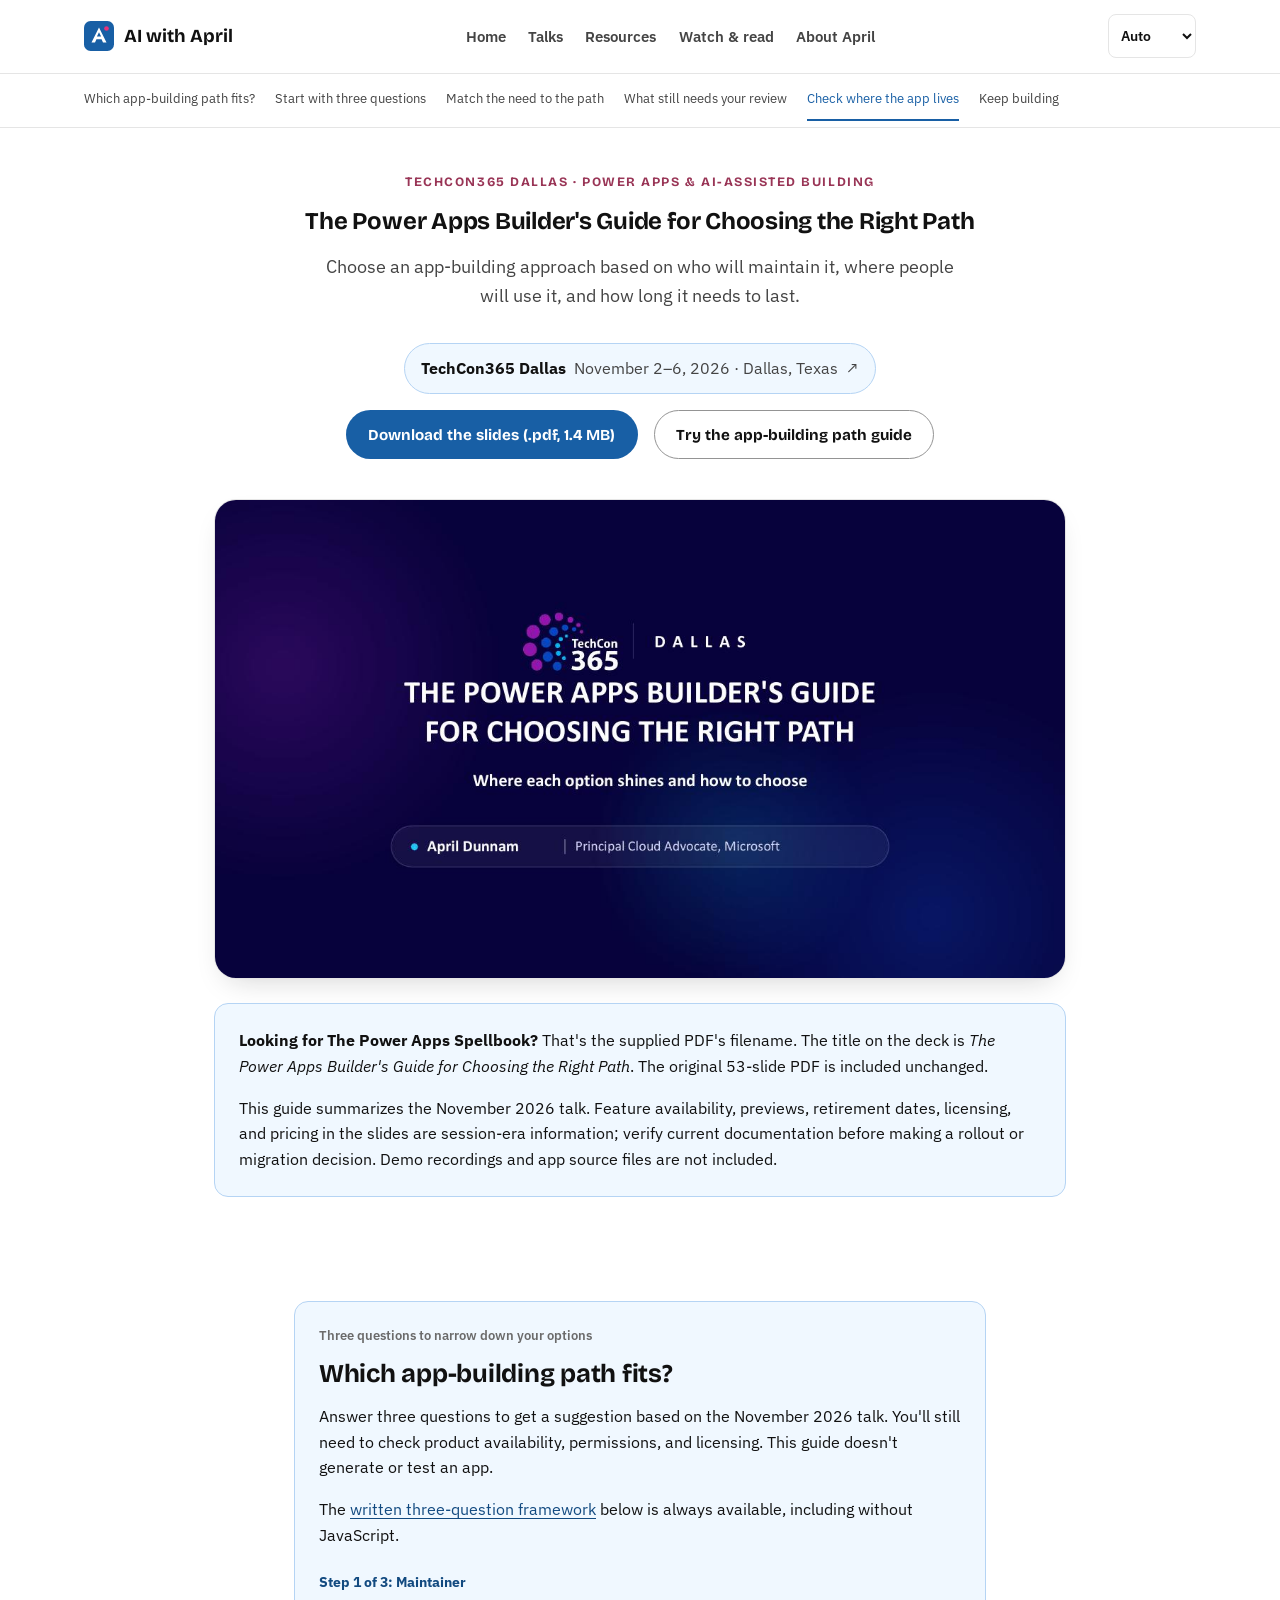
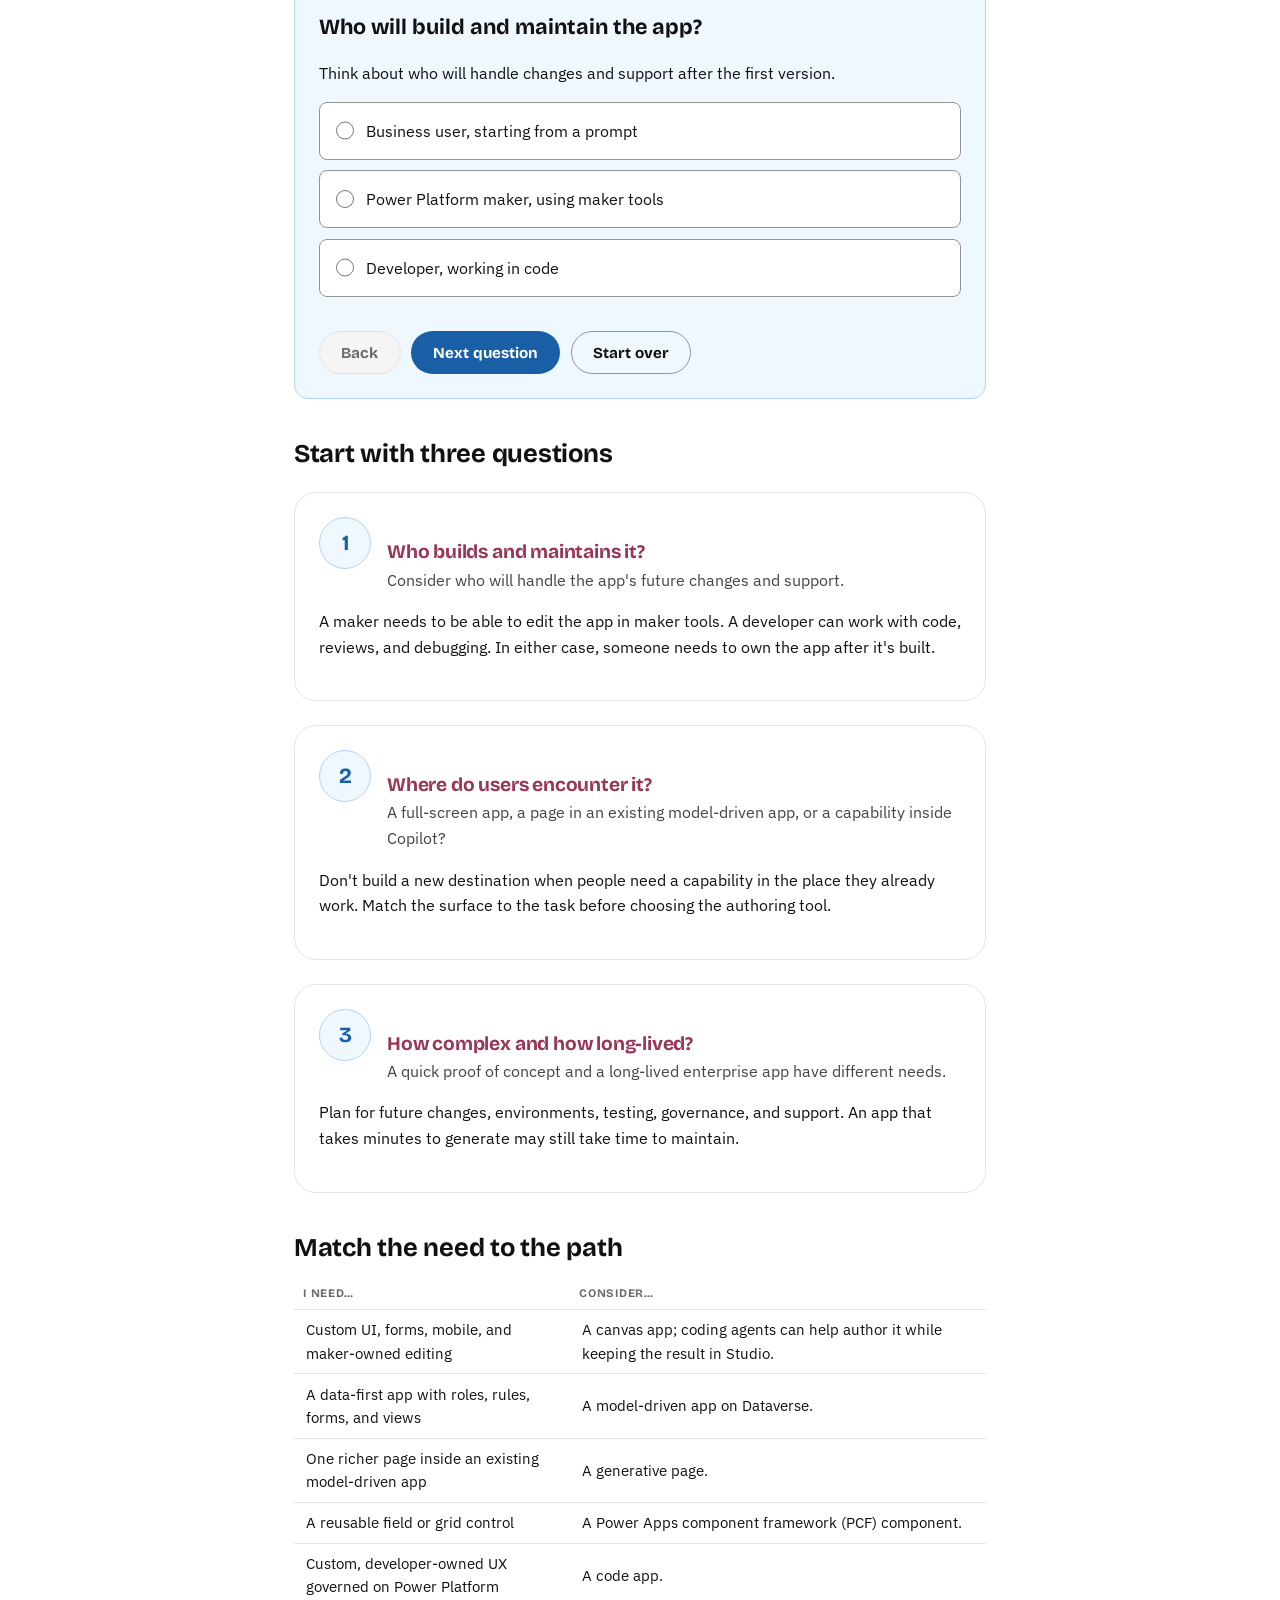
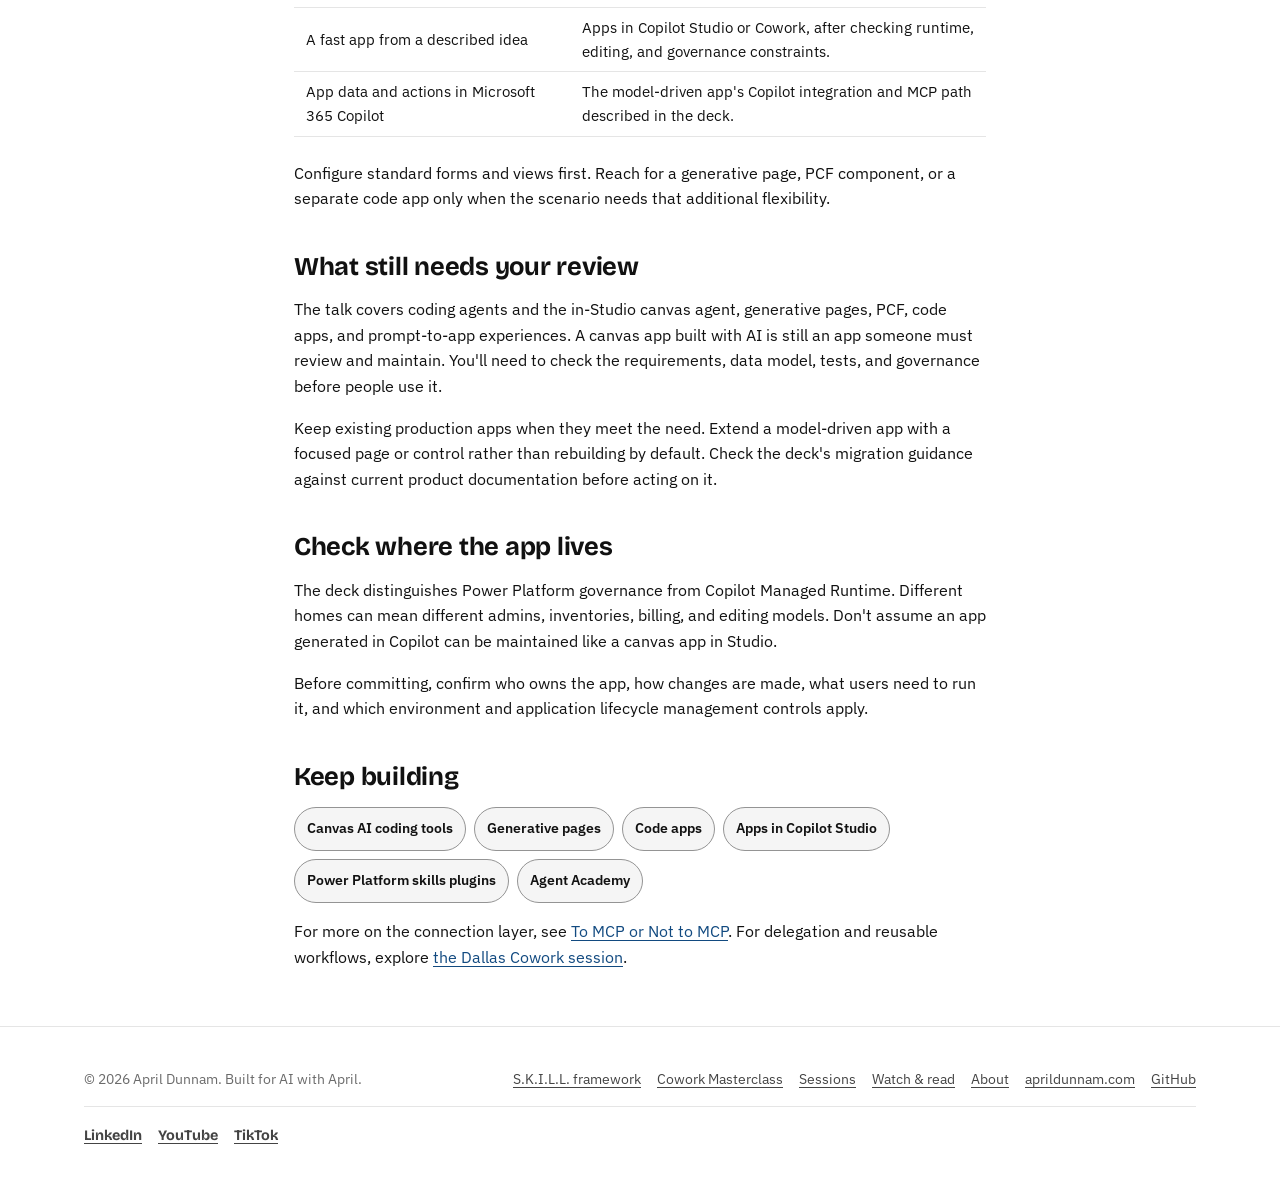
<file: resources/techcon365-dallas-power-apps.html>
<!DOCTYPE html>
<html lang="en">
<head>
  <meta charset="UTF-8">
  <meta name="viewport" content="width=device-width, initial-scale=1">
  <script src="../assets/js/theme.js"></script>
  <script>document.documentElement.classList.add("js");</script>
  <title>The Power Apps Builder's Guide | AI with April</title>
  <meta name="description" content="TechCon365 Dallas slides and a practical framework for choosing canvas apps, model-driven apps, generative pages, code apps, or apps in Copilot Studio.">
  <link rel="canonical" href="https://aprildunnam.github.io/ai-with-april/resources/techcon365-dallas-power-apps.html">
  <meta property="og:type" content="article">
  <meta property="og:title" content="The Power Apps Builder's Guide | AI with April">
  <meta property="og:description" content="Choose an app-building path by maintainer, user experience, and lifespan. Includes the 53-slide TechCon365 Dallas deck.">
  <meta property="og:image" content="https://aprildunnam.github.io/ai-with-april/assets/img/techcon365-dallas-power-apps.jpg">
  <meta property="og:image:alt" content="The Power Apps Builder's Guide for Choosing the Right Path, presented by April Dunnam">
  <meta property="og:image:width" content="1200">
  <meta property="og:image:height" content="675">
  <meta property="og:url" content="https://aprildunnam.github.io/ai-with-april/resources/techcon365-dallas-power-apps.html">
  <meta name="twitter:card" content="summary_large_image">
  <meta name="twitter:creator" content="@aprildunnam">
  <meta name="twitter:image" content="https://aprildunnam.github.io/ai-with-april/assets/img/techcon365-dallas-power-apps.jpg">
  <script type="application/ld+json">
  {
    "@context": "https://schema.org",
    "@type": "LearningResource",
    "name": "The Power Apps Builder's Guide for Choosing the Right Path",
    "alternateName": "The Power Apps Spellbook",
    "description": "TechCon365 Dallas slides and an app-selection framework covering AI-assisted canvas apps, model-driven apps, generative pages, code apps, and Copilot Managed Runtime.",
    "url": "https://aprildunnam.github.io/ai-with-april/resources/techcon365-dallas-power-apps.html",
    "learningResourceType": ["Conference session", "Presentation"],
    "dateModified": "2026-11-05",
    "author": { "@type": "Person", "name": "April Dunnam" }
  }
  </script>
  <link rel="icon" href="../assets/img/favicon.svg" type="image/svg+xml">
  <link rel="preconnect" href="https://fonts.googleapis.com">
  <link rel="preconnect" href="https://fonts.gstatic.com" crossorigin>
  <link href="https://fonts.googleapis.com/css2?family=IBM+Plex+Sans:wght@400;500;600;700&family=Bricolage+Grotesque:wght@600;700&display=swap" rel="stylesheet">
  <link rel="stylesheet" href="../assets/css/style.css">
</head>
<body class="session-resource-page">
  <a class="skip-link" href="#main">Skip to content</a>
  <header class="site-header">
    <div class="site-header__inner">
      <a class="brand" href="../index.html"><img src="../assets/img/favicon.svg" alt="" width="30" height="30">AI with April</a>
      <button class="nav-toggle" data-nav-toggle aria-expanded="false" aria-controls="main-nav">Menu</button>
      <nav aria-label="Primary">
        <ul class="main-nav" id="main-nav">
          <li><a href="../index.html">Home</a></li>
          <li><a href="../sessions.html">Talks</a></li>
          <li><a href="../index.html#resources">Resources</a></li>
          <li><a href="../updates.html">Watch &amp; read</a></li>
          <li><a href="../about.html">About April</a></li>
        </ul>
      </nav>
    </div>
  </header>
  <main id="main">
    <section class="section--tight session-resource-hero">
      <div class="wrap session-content">
        <p class="eyebrow">TechCon365 Dallas &middot; Power Apps &amp; AI-assisted building</p>
        <h1>The Power Apps Builder's Guide for Choosing the Right Path</h1>
        <p class="hero__lede">Choose an app-building approach based on who will maintain it,
          where people will use it, and how long it needs to last.</p>
        <a class="event-provenance" href="https://techcon365.com/Dallas/" target="_blank" rel="noopener noreferrer">
          <strong>TechCon365 Dallas</strong>
          <span>November 2&ndash;6, 2026 &middot; Dallas, Texas</span>
          <span aria-hidden="true">&nearr;</span>
        </a>
        <div class="featured__actions" style="margin-bottom: var(--space-4);">
          <a class="btn btn-primary" href="../assets/downloads/techcon365-dallas-power-apps-builders-guide.pdf">Download the slides (.pdf, 1.4 MB)</a>
          <a class="btn btn-secondary" href="#app-path-guide">Try the app-building path guide</a>
        </div>
        <img class="resource-cover" src="../assets/img/techcon365-dallas-power-apps.jpg" width="1200" height="675" decoding="async" alt="TechCon365 Dallas: The Power Apps Builder's Guide for Choosing the Right Path, presented by April Dunnam">
        <div class="callout-box">
          <p><strong>Looking for The Power Apps Spellbook?</strong> That's the supplied PDF's
            filename. The title on the deck is <em>The Power Apps Builder's Guide for Choosing
            the Right Path</em>. The original 53-slide PDF is included unchanged.</p>
          <p>This guide summarizes the November 2026 talk. Feature availability, previews,
            retirement dates, licensing, and pricing in the slides are session-era information;
            verify current documentation before making a rollout or migration decision.
            Demo recordings and app source files are not included.</p>
        </div>
      </div>
    </section>
    <section class="section--tight">
      <div class="wrap prose session-content">
        <section class="app-guide" id="app-path-guide" aria-labelledby="app-guide-title">
          <p class="material-label">Three questions to narrow down your options</p>
          <h2 id="app-guide-title">Which app-building path fits?</h2>
          <p>Answer three questions to get a suggestion based on the November 2026 talk.
            You'll still need to check product availability, permissions, and licensing.
            This guide doesn't generate or test an app.</p>
          <p>The <a href="#choose-your-path">written three-question framework</a> below is always available, including without JavaScript.</p>
          <form class="app-guide__form" id="app-guide-form" hidden>
            <p class="app-guide__progress" id="app-guide-progress">Step 1 of 3: Maintainer</p>
            <fieldset class="app-guide__step" data-app-guide-step>
              <legend tabindex="-1">Who will build and maintain the app?</legend>
              <p>Think about who will handle changes and support after the first version.</p>
              <label class="app-guide__choice"><input type="radio" name="maintainer" value="business" required> Business user, starting from a prompt</label>
              <label class="app-guide__choice"><input type="radio" name="maintainer" value="maker" required> Power Platform maker, using maker tools</label>
              <label class="app-guide__choice"><input type="radio" name="maintainer" value="developer" required> Developer, working in code</label>
            </fieldset>
            <fieldset class="app-guide__step" data-app-guide-step>
              <legend tabindex="-1">Where will people use it?</legend>
              <label class="app-guide__choice"><input type="radio" name="surface" value="standalone" required> A standalone app</label>
              <label class="app-guide__choice"><input type="radio" name="surface" value="model-driven" required> Inside an existing model-driven app</label>
              <label class="app-guide__choice"><input type="radio" name="surface" value="copilot" required> In Microsoft 365 Copilot chat</label>
            </fieldset>
            <fieldset class="app-guide__step" data-app-guide-step>
              <legend tabindex="-1">What will you use it for?</legend>
              <p>Every app needs governance. The scope and lifespan affect what else you'll need to check.</p>
              <label class="app-guide__choice"><input type="radio" name="needs" value="prototype" required> A prototype to test an idea</label>
              <label class="app-guide__choice"><input type="radio" name="needs" value="team" required> A team app for regular use and ongoing changes</label>
              <label class="app-guide__choice"><input type="radio" name="needs" value="enterprise" required> A complex enterprise app with long-term integration and support needs</label>
            </fieldset>
            <p class="app-guide__error" id="app-guide-error" role="alert" hidden></p>
            <div class="app-guide__actions">
              <button class="btn btn-secondary" id="app-guide-back" type="button">Back</button>
              <button class="btn btn-primary" id="app-guide-next" type="submit">Next question</button>
              <button class="btn btn-secondary" id="app-guide-reset" type="button">Start over</button>
            </div>
          </form>
          <section class="app-guide__result" id="app-guide-result" aria-labelledby="app-guide-result-heading" hidden>
            <h3 id="app-guide-result-heading" tabindex="-1">Your app-building starting point</h3>
            <p class="app-guide__recommendation" id="app-guide-recommendation" aria-live="polite" aria-atomic="true"></p>
            <p id="app-guide-selection"></p>
            <dl class="app-guide__details">
              <dt>Why this path</dt><dd id="app-guide-why"></dd>
              <dt>Who maintains it</dt><dd id="app-guide-owner"></dd>
              <dt>What to validate</dt><dd id="app-guide-check"></dd>
            </dl>
            <p><a id="app-guide-reference" href="#match-the-path">Read more about this path</a>
              &middot; <a href="#runtime-and-governance">Check runtime and governance</a>
              &middot; <a href="../assets/downloads/techcon365-dallas-power-apps-builders-guide.pdf">Read the original deck (.pdf, 1.4 MB)</a></p>
          </section>
        </section>

        <h2 id="choose-your-path">Start with three questions</h2>
        <div class="demo-runbook">
          <article class="demo-step">
            <div class="demo-step__head">
              <span class="demo-step__number">1</span>
              <div><h3>Who builds and maintains it?</h3><p>Consider who will handle the app's future changes and support.</p></div>
            </div>
            <p>A maker needs to be able to edit the app in maker tools. A developer can work
              with code, reviews, and debugging. In either case, someone needs to own the
              app after it's built.</p>
          </article>
          <article class="demo-step">
            <div class="demo-step__head">
              <span class="demo-step__number">2</span>
              <div><h3>Where do users encounter it?</h3><p>A full-screen app, a page in an existing model-driven app, or a capability inside Copilot?</p></div>
            </div>
            <p>Don't build a new destination when people need a capability in the place they already work.
              Match the surface to the task before choosing the authoring tool.</p>
          </article>
          <article class="demo-step">
            <div class="demo-step__head">
              <span class="demo-step__number">3</span>
              <div><h3>How complex and how long-lived?</h3><p>A quick proof of concept and a long-lived enterprise app have different needs.</p></div>
            </div>
            <p>Plan for future changes, environments, testing, governance, and support.
              An app that takes minutes to generate may still take time to maintain.</p>
          </article>
        </div>

        <h2 id="match-the-path">Match the need to the path</h2>
        <table>
          <thead><tr><th>I need&hellip;</th><th>Consider&hellip;</th></tr></thead>
          <tbody>
            <tr><td>Custom UI, forms, mobile, and maker-owned editing</td><td>A canvas app; coding agents can help author it while keeping the result in Studio.</td></tr>
            <tr><td>A data-first app with roles, rules, forms, and views</td><td>A model-driven app on Dataverse.</td></tr>
            <tr><td>One richer page inside an existing model-driven app</td><td>A generative page.</td></tr>
            <tr><td>A reusable field or grid control</td><td>A Power Apps component framework (PCF) component.</td></tr>
            <tr><td>Custom, developer-owned UX governed on Power Platform</td><td>A code app.</td></tr>
            <tr><td>A fast app from a described idea</td><td>Apps in Copilot Studio or Cowork, after checking runtime, editing, and governance constraints.</td></tr>
            <tr><td>App data and actions in Microsoft 365 Copilot</td><td>The model-driven app's Copilot integration and MCP path described in the deck.</td></tr>
          </tbody>
        </table>
        <p>Configure standard forms and views first. Reach for a generative page, PCF component,
          or a separate code app only when the scenario needs that additional flexibility.</p>

        <h2>What still needs your review</h2>
        <p>The talk covers coding agents and the in-Studio canvas agent, generative pages,
          PCF, code apps, and prompt-to-app experiences. A canvas app built with AI is still
          an app someone must review and maintain. You'll need to check the requirements,
          data model, tests, and governance before people use it.</p>
        <p>Keep existing production apps when they meet the need. Extend a model-driven app
          with a focused page or control rather than rebuilding by default. Check the
          deck's migration guidance against current product documentation before acting on it.</p>

        <h2 id="runtime-and-governance">Check where the app lives</h2>
        <p>The deck distinguishes Power Platform governance from Copilot Managed Runtime.
          Different homes can mean different admins, inventories, billing, and editing models.
          Don't assume an app generated in Copilot can be maintained like a canvas app in Studio.</p>
        <p>Before committing, confirm who owns the app, how changes are made, what users need
          to run it, and which environment and application lifecycle management controls apply.</p>

        <h2>Keep building</h2>
        <ul class="reference-files">
          <li><a href="https://aka.ms/canvas-coding-tools">Canvas AI coding tools</a></li>
          <li><a href="https://aka.ms/genpages-docs">Generative pages</a></li>
          <li><a href="https://aka.ms/codeapps-docs">Code apps</a></li>
          <li><a href="https://learn.microsoft.com/microsoft-copilot-studio/apps-experience/apps-overview">Apps in Copilot Studio</a></li>
          <li><a href="https://github.com/microsoft/power-platform-skills">Power Platform skills plugins</a></li>
          <li><a href="https://aka.ms/agent-academy">Agent Academy</a></li>
        </ul>
        <p>For more on the connection layer, see <a href="techcon365-dallas-mcp.html">To MCP or Not to MCP</a>.
          For delegation and reusable workflows, explore <a href="vibe-cowork.html">the Dallas Cowork session</a>.</p>
      </div>
    </section>
  </main>
  <footer class="site-footer">
    <div class="wrap site-footer__inner">
      <p>&copy; <span data-current-year>2026</span> April Dunnam. Built for AI with April.</p>
      <nav aria-label="Footer"><ul>
        <li><a href="skill-framework.html">S.K.I.L.L. framework</a></li>
        <li><a href="cowork-masterclass.html">Cowork Masterclass</a></li>
        <li><a href="../sessions.html">Sessions</a></li>
        <li><a href="../updates.html">Watch &amp; read</a></li>
        <li><a href="../about.html">About</a></li>
        <li><a href="https://aprildunnam.com">aprildunnam.com</a></li>
        <li><a href="https://github.com/aprildunnam/ai-with-april">GitHub</a></li>
      </ul></nav>
      <nav class="site-footer__socials" aria-label="Follow April"><ul>
        <li><a href="https://www.linkedin.com/in/aprildunnam/" target="_blank" rel="noopener noreferrer">LinkedIn<span class="visually-hidden"> (opens in a new tab)</span></a></li>
        <li><a href="https://youtube.com/@aprildunnam" target="_blank" rel="noopener noreferrer">YouTube<span class="visually-hidden"> (opens in a new tab)</span></a></li>
        <li><a href="https://www.tiktok.com/@aprildunnam" target="_blank" rel="noopener noreferrer">TikTok<span class="visually-hidden"> (opens in a new tab)</span></a></li>
      </ul></nav>
    </div>
  </footer>
  <script src="../assets/js/main.js"></script>
  <script src="../assets/js/app-path-guide.js"></script>
</body>
</html>
</file>
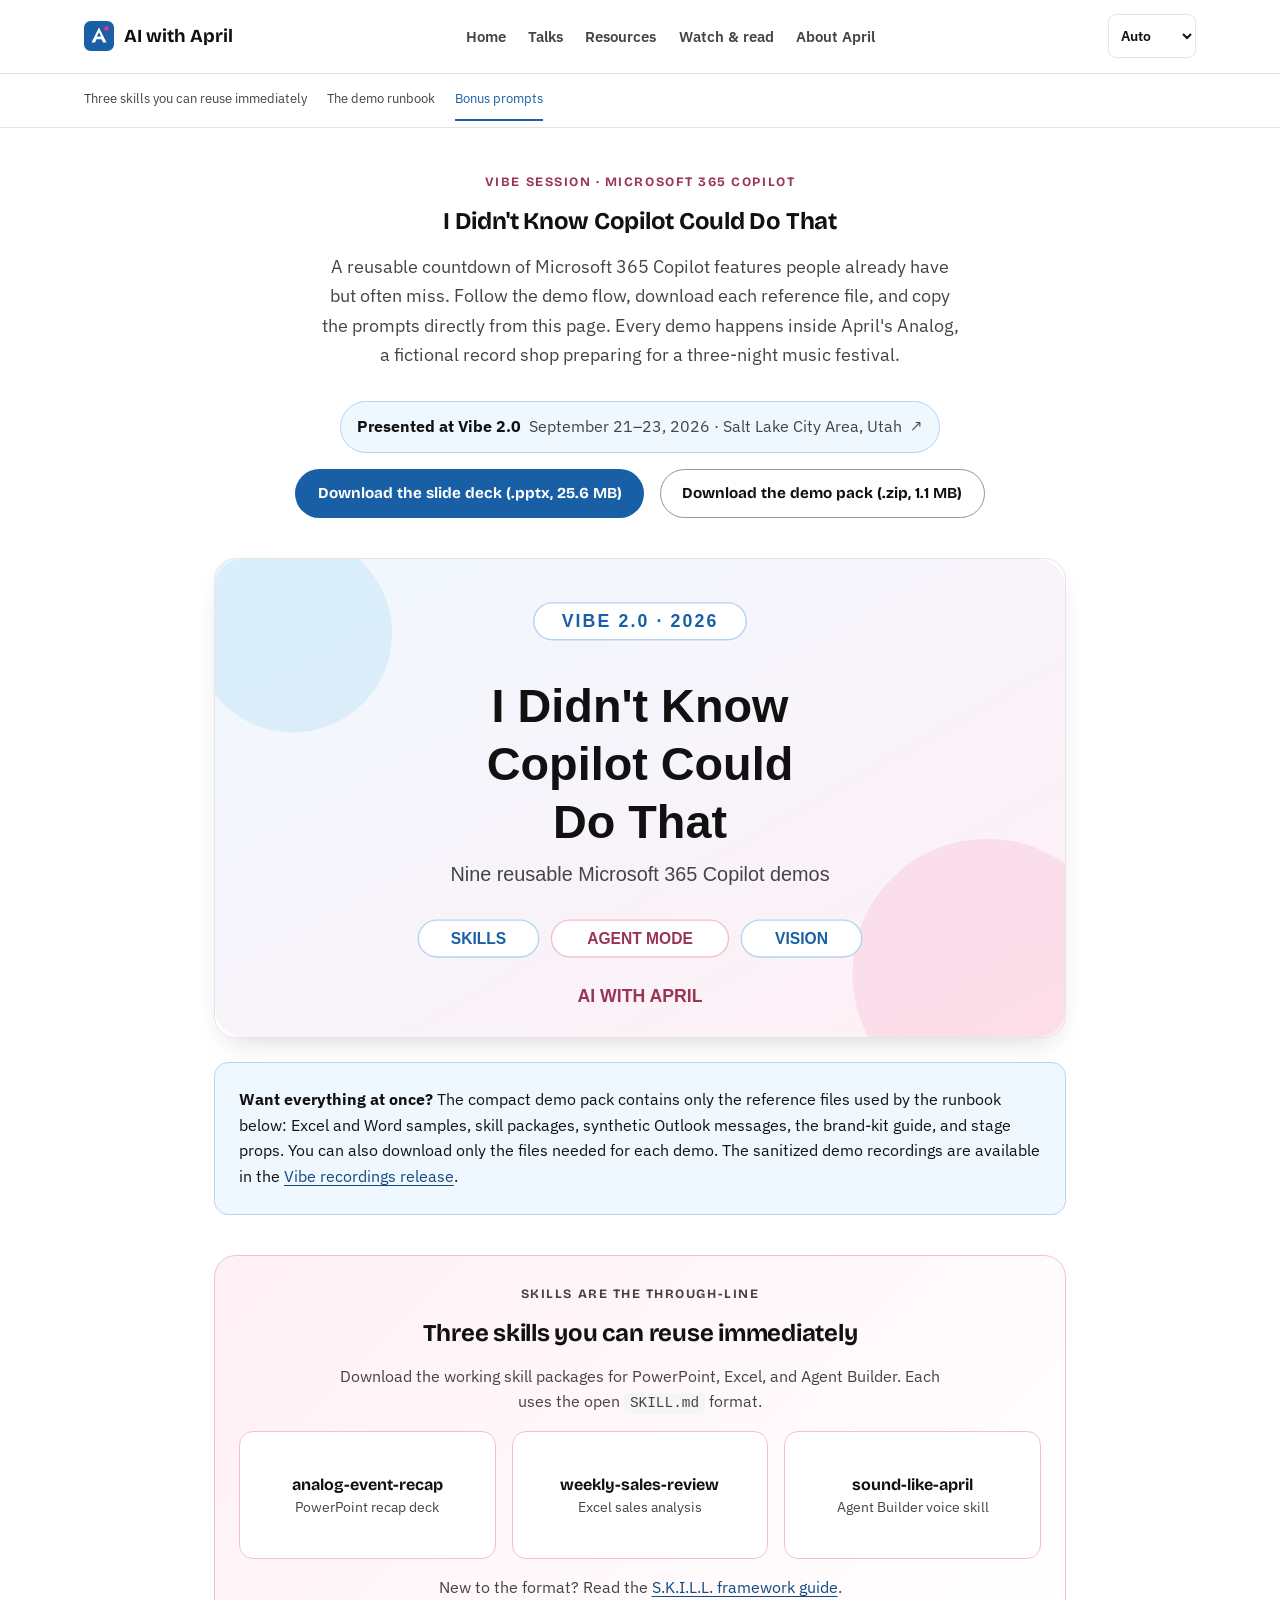
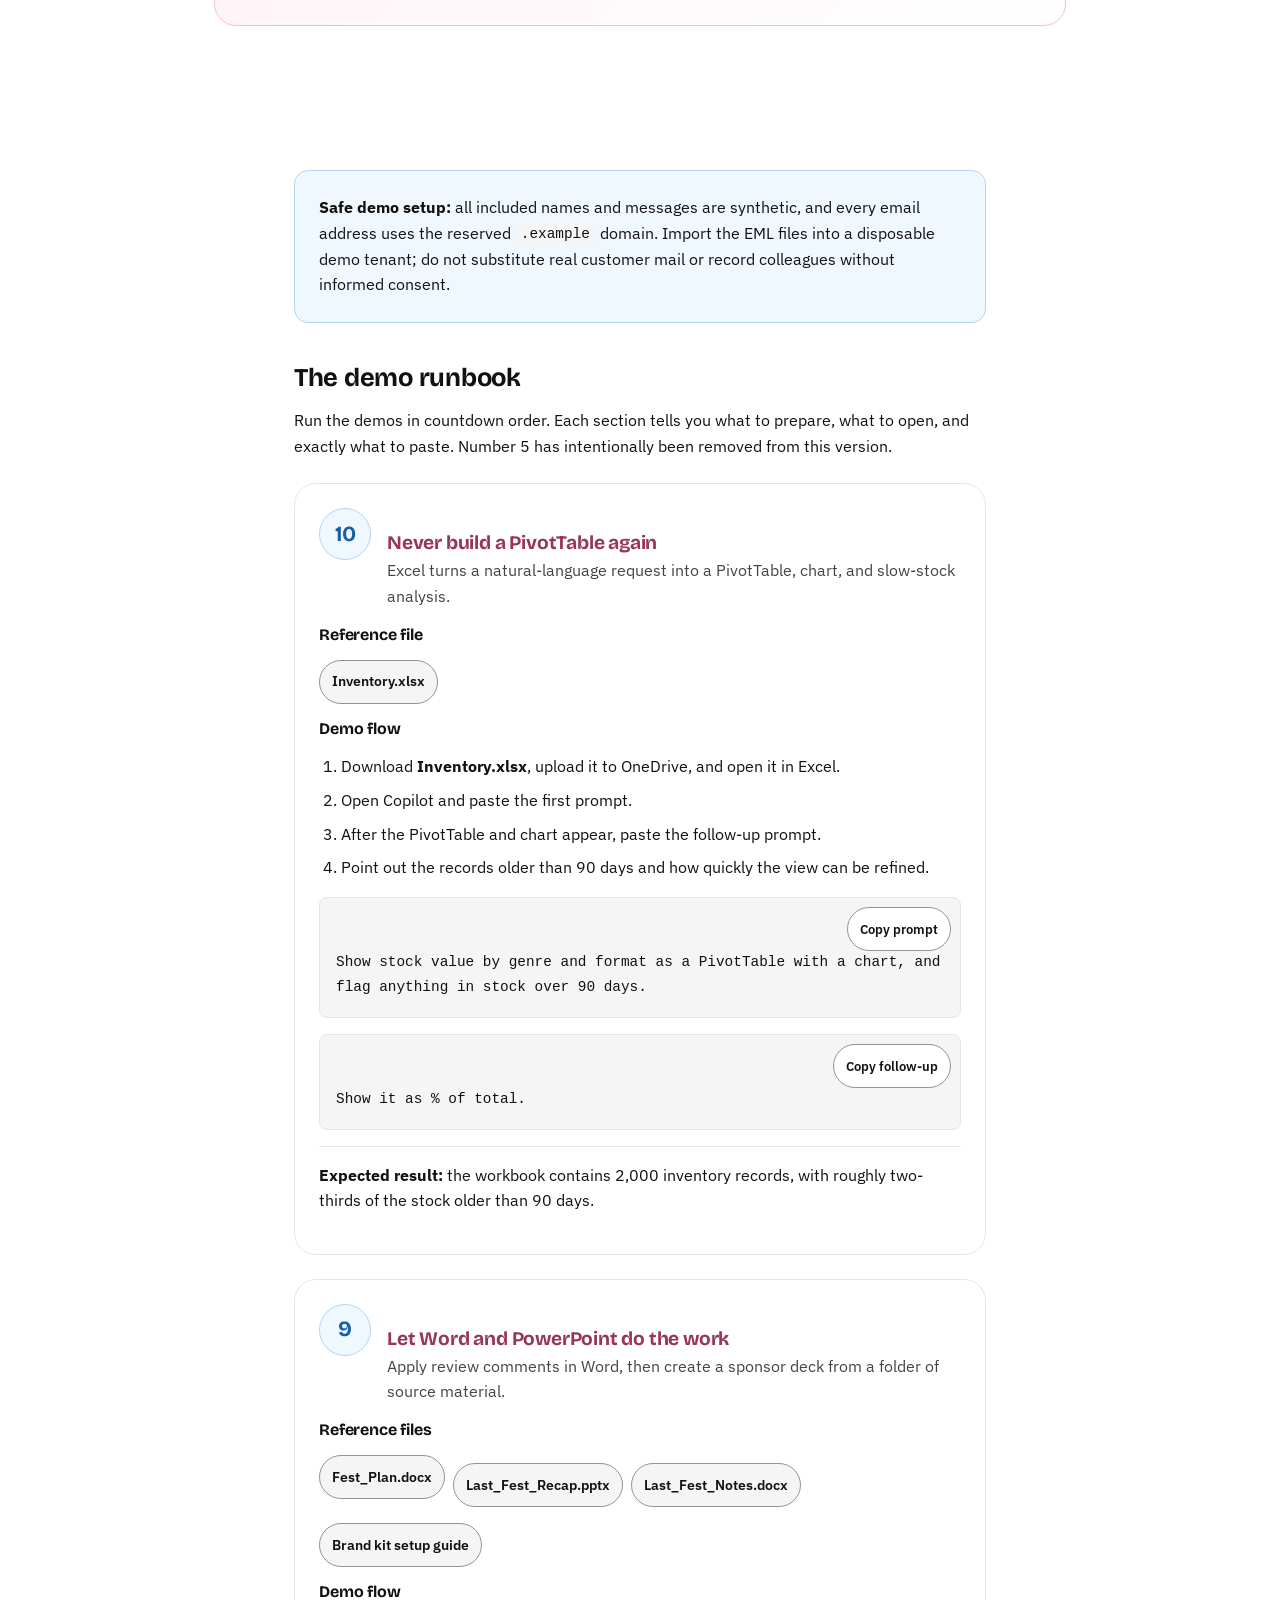
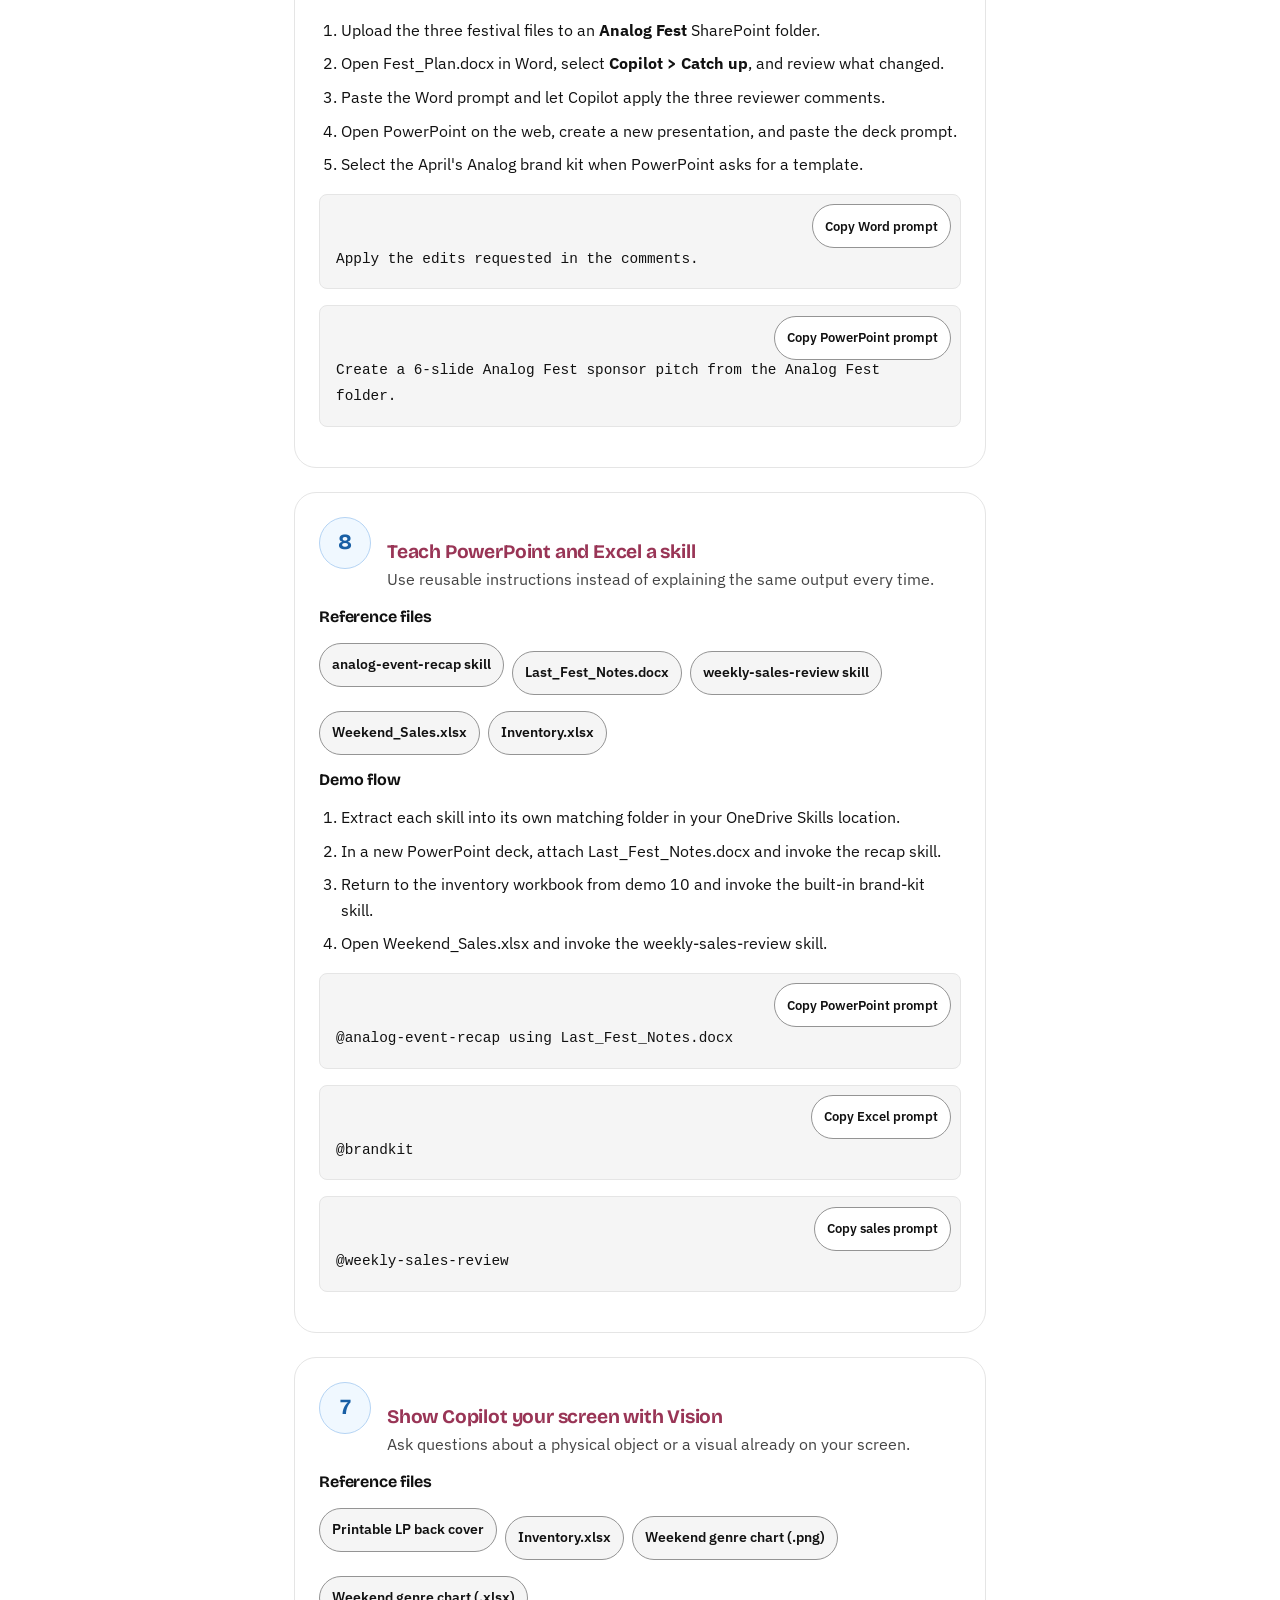
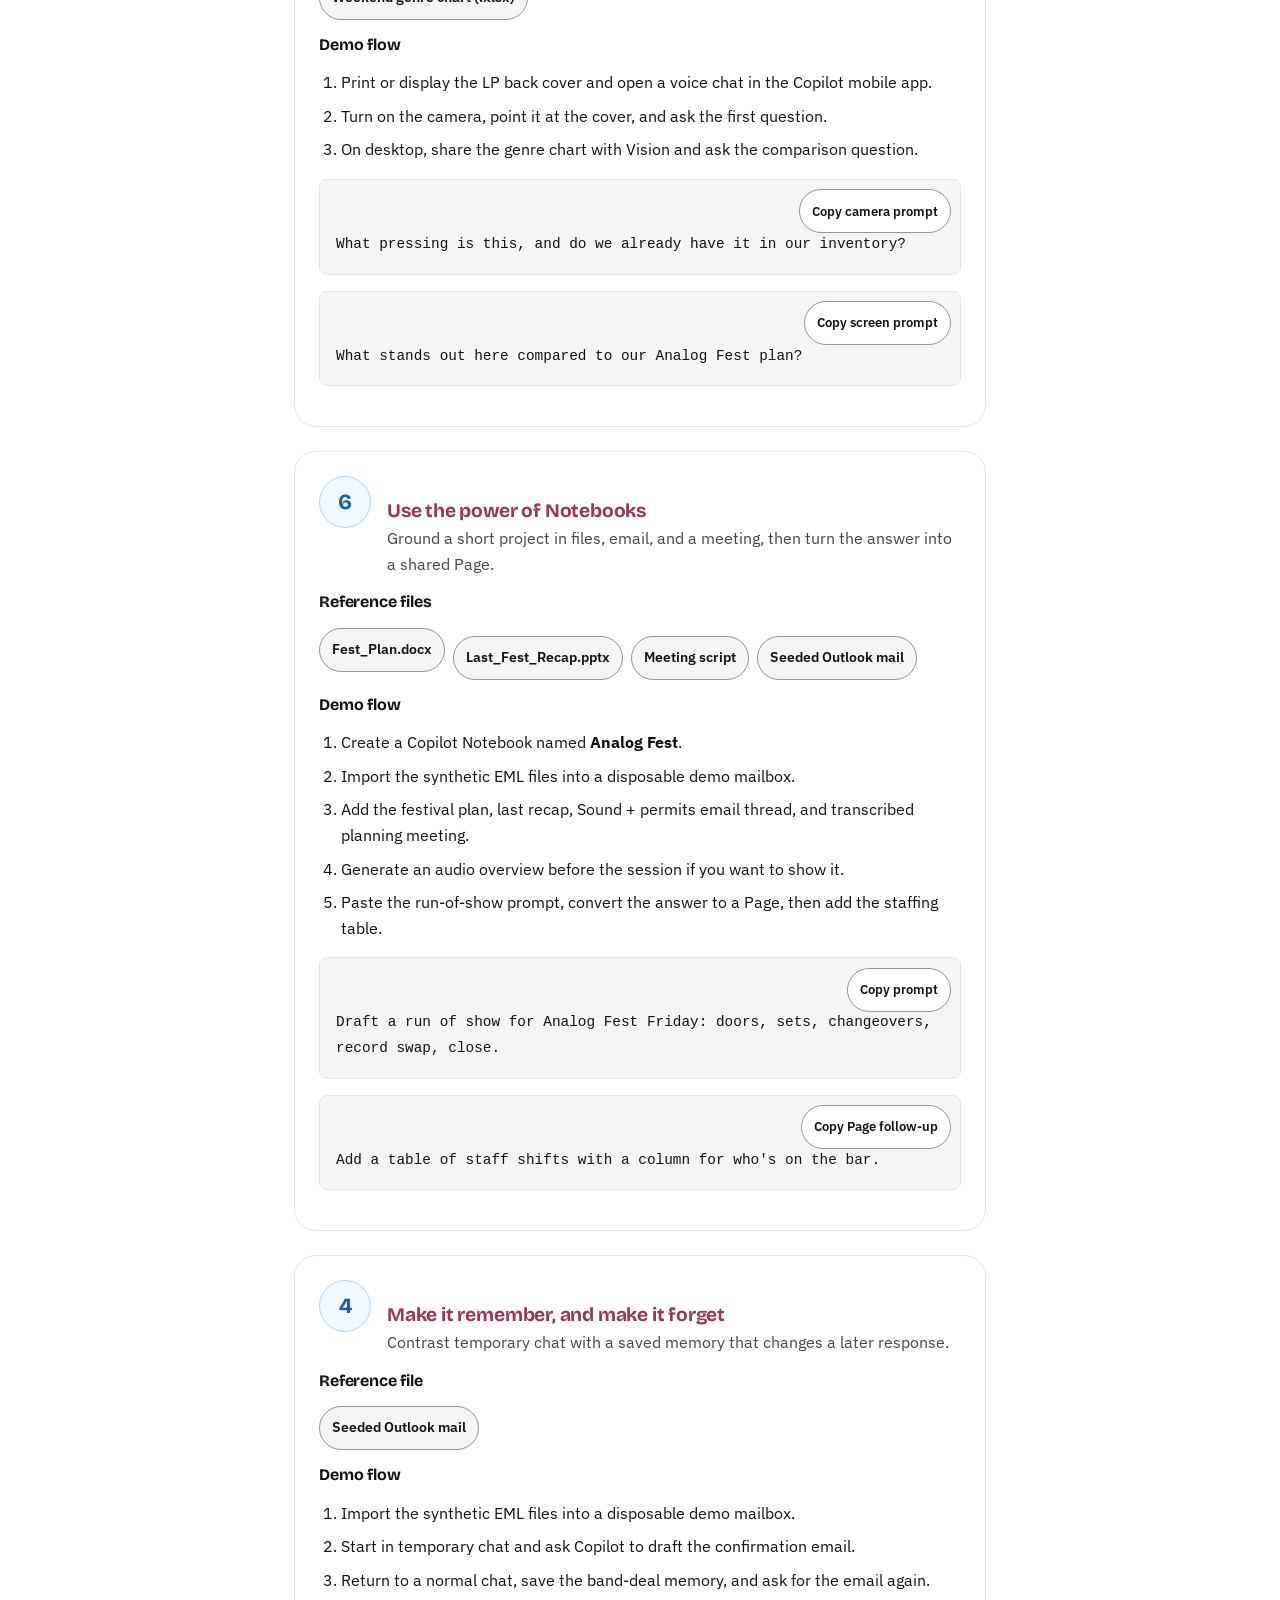
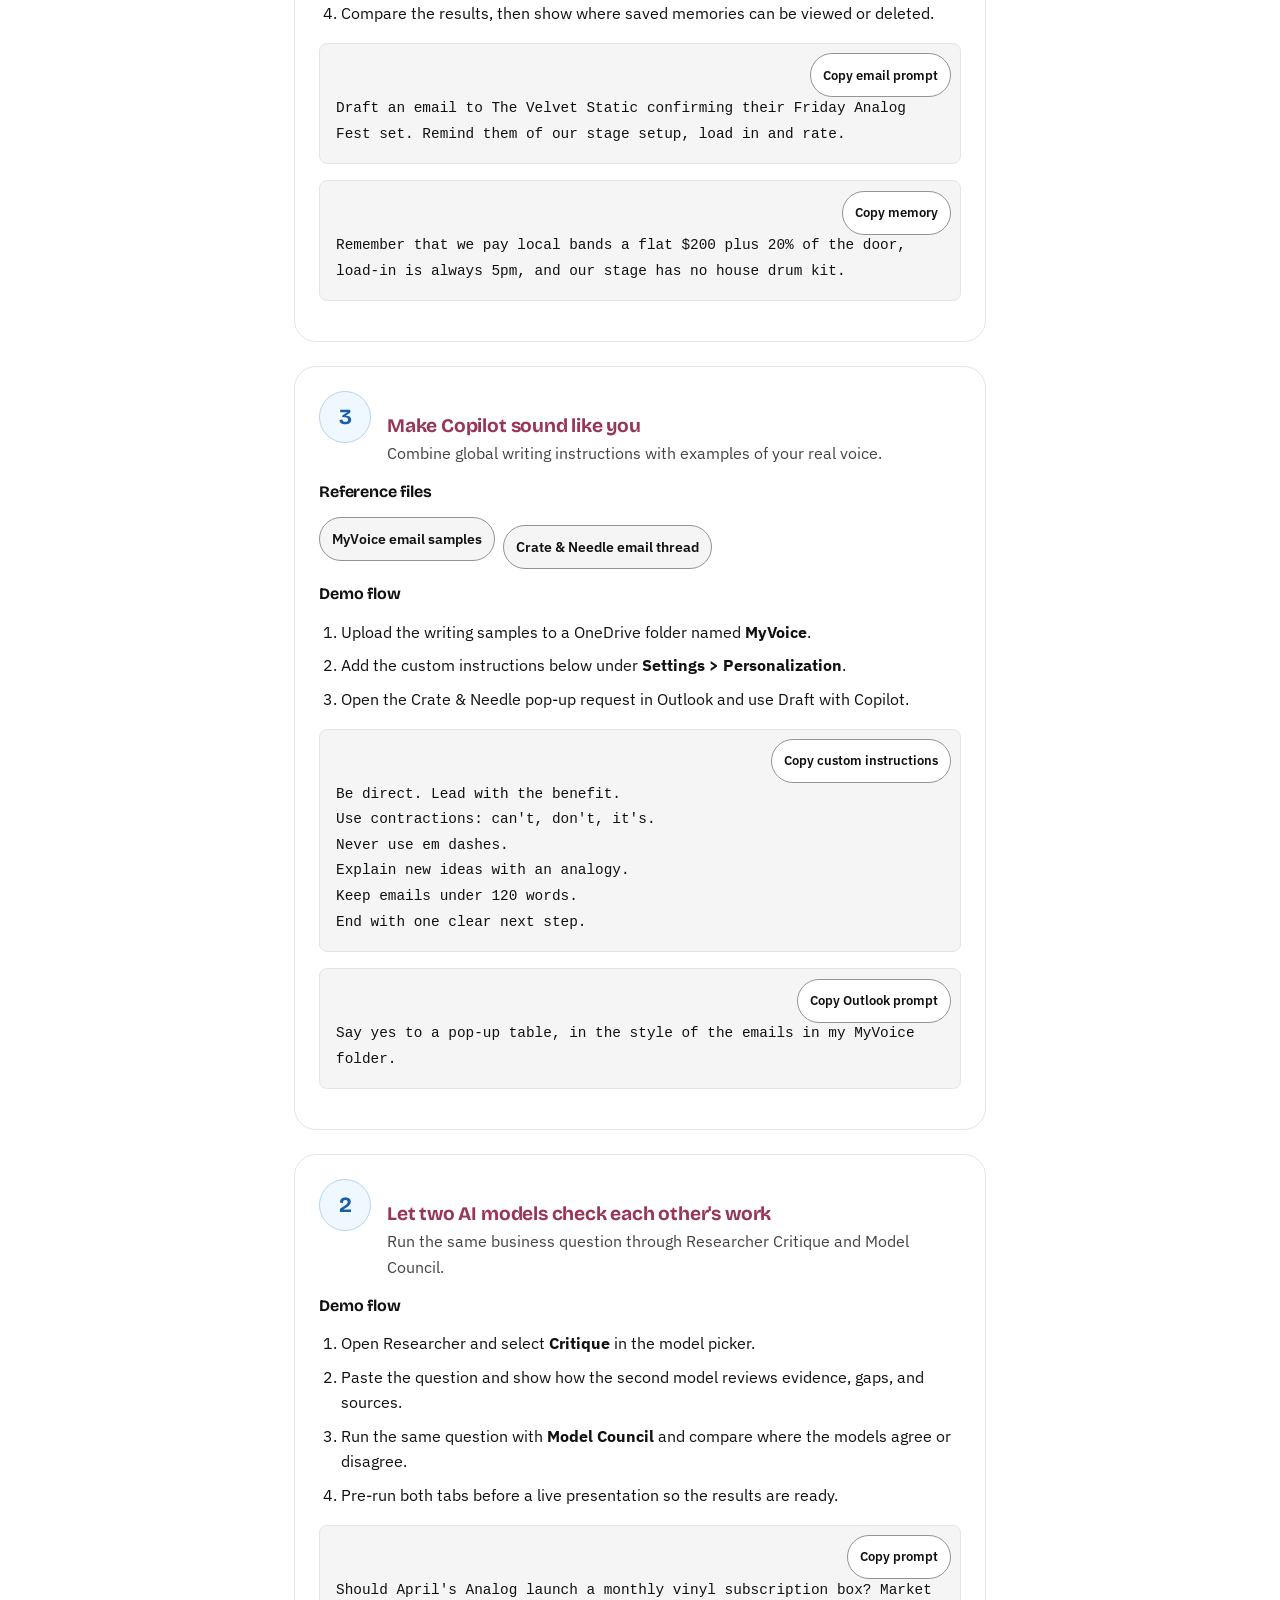
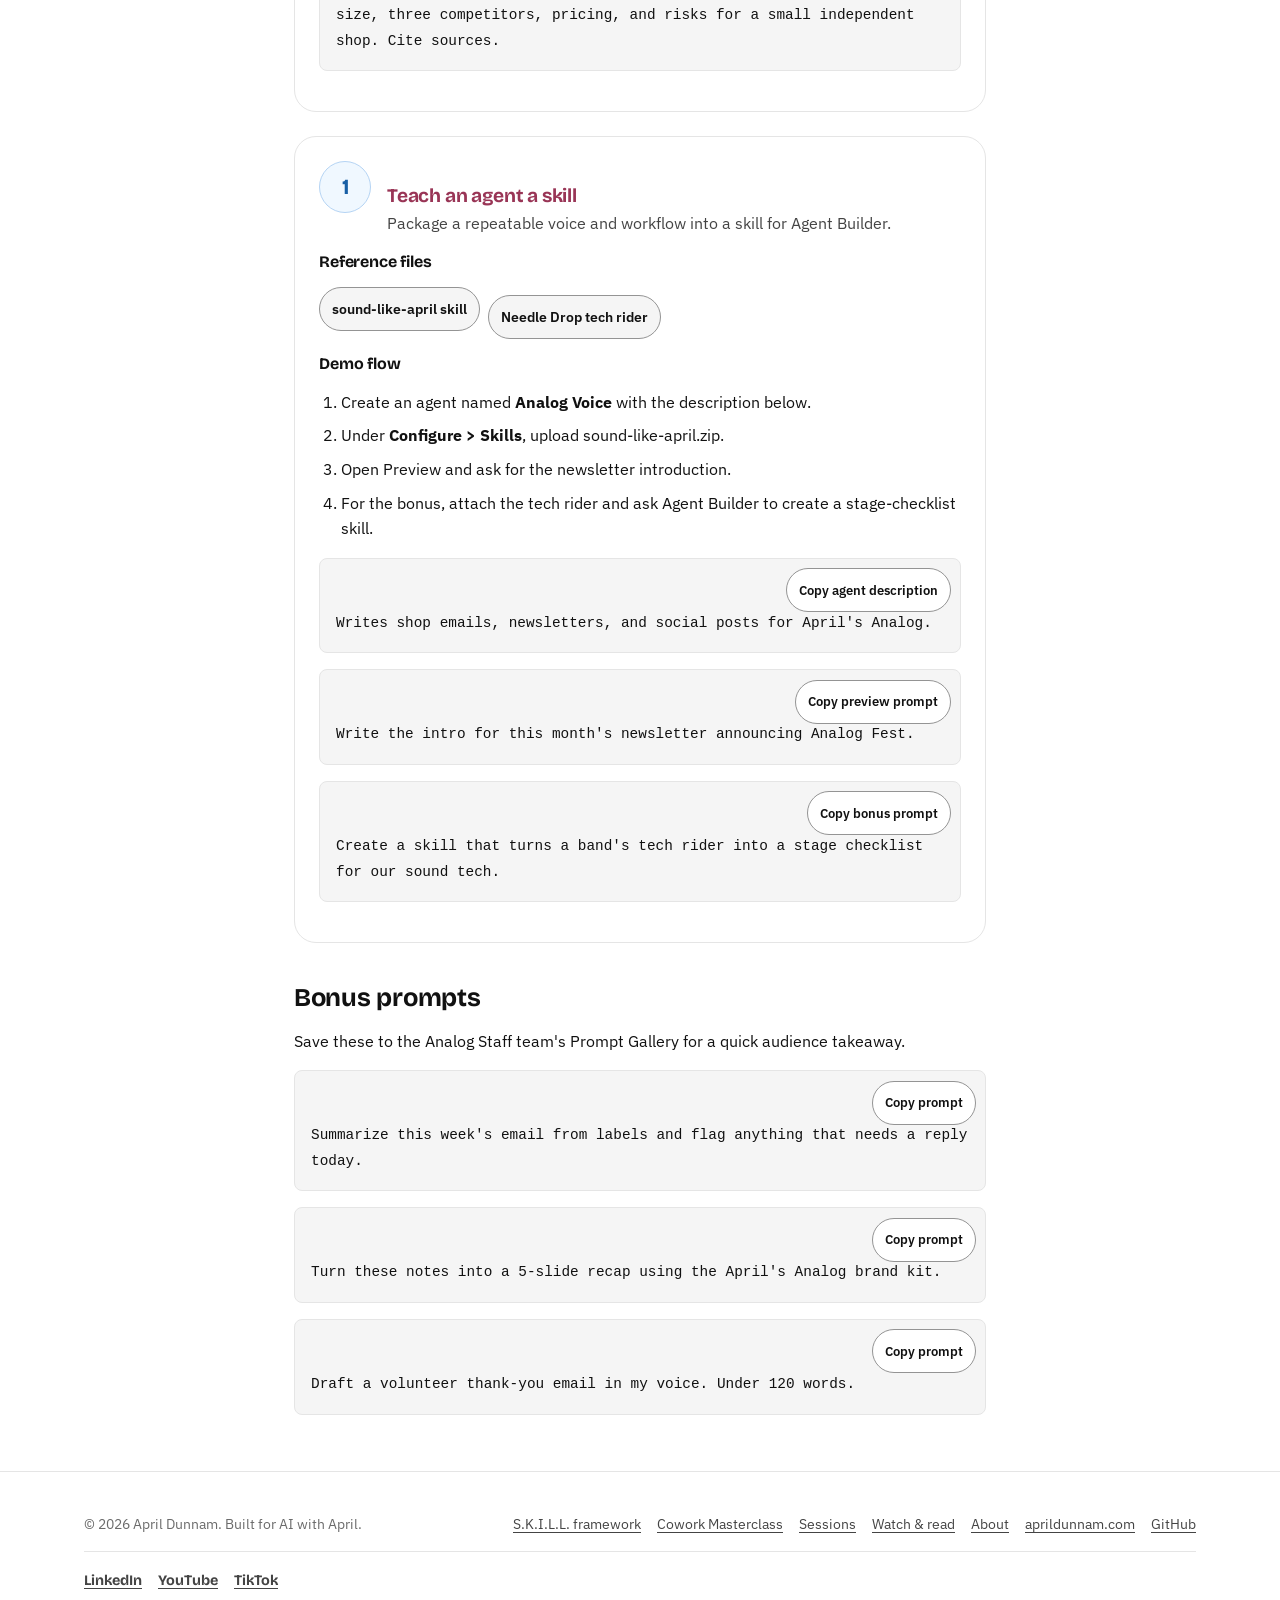
<file: resources/vibe-copilot-countdown.html>
<!DOCTYPE html>
<html lang="en">
<head>
  <meta charset="UTF-8">
  <meta name="viewport" content="width=device-width, initial-scale=1">
  <script src="../assets/js/theme.js"></script>
  <script>document.documentElement.classList.add("js");</script>
  <title>I Didn't Know Copilot Could Do That | AI with April</title>
  <meta name="description" content="A reusable Microsoft 365 Copilot demo runbook with copyable prompts and direct reference-file downloads.">
  <link rel="canonical" href="https://aprildunnam.github.io/ai-with-april/resources/vibe-copilot-countdown.html">
  <meta property="og:type" content="article">
  <meta property="og:title" content="I Didn't Know Copilot Could Do That | AI with April">
  <meta property="og:description" content="A Microsoft 365 Copilot countdown with copyable prompts, demo flow, and direct reference files.">
  <meta property="og:image" content="https://aprildunnam.github.io/ai-with-april/assets/img/og-cover.png">
  <meta property="og:image:alt" content="I Didn't Know Copilot Could Do That session materials">
  <meta property="og:image:width" content="1200">
  <meta property="og:image:height" content="630">
  <meta property="og:url" content="https://aprildunnam.github.io/ai-with-april/resources/vibe-copilot-countdown.html">
  <meta name="twitter:card" content="summary_large_image">
  <meta name="twitter:creator" content="@aprildunnam">
  <meta name="twitter:image" content="https://aprildunnam.github.io/ai-with-april/assets/img/og-cover.png">

  <script type="application/ld+json">
  {
    "@context": "https://schema.org",
    "@type": "LearningResource",
    "name": "I Didn't Know Copilot Could Do That",
    "description": "A reusable runbook with nine Microsoft 365 Copilot demos, prompts, skills, slides, and synthetic sample files.",
    "url": "https://aprildunnam.github.io/ai-with-april/resources/vibe-copilot-countdown.html",
    "learningResourceType": ["Conference session", "Demo runbook"],
    "dateModified": "2026-09-21",
    "author": { "@type": "Person", "name": "April Dunnam" }
  }
  </script>
  <link rel="icon" href="../assets/img/favicon.svg" type="image/svg+xml">
  <link rel="preconnect" href="https://fonts.googleapis.com">
  <link rel="preconnect" href="https://fonts.gstatic.com" crossorigin>
  <link href="https://fonts.googleapis.com/css2?family=IBM+Plex+Sans:wght@400;500;600;700&family=Bricolage+Grotesque:wght@600;700&display=swap" rel="stylesheet">
  <link rel="stylesheet" href="../assets/css/style.css">
</head>
<body class="session-resource-page">
  <a class="skip-link" href="#main">Skip to content</a>
  <header class="site-header">
    <div class="site-header__inner">
      <a class="brand" href="../index.html"><img src="../assets/img/favicon.svg" alt="" width="30" height="30">AI with April</a>
      <button class="nav-toggle" data-nav-toggle aria-expanded="false" aria-controls="main-nav">Menu</button>
      <nav aria-label="Primary">
        <ul class="main-nav" id="main-nav">
          <li><a href="../index.html">Home</a></li>
          <li><a href="../sessions.html">Talks</a></li>
          <li><a href="../index.html#resources">Resources</a></li>
          <li><a href="../updates.html">Watch &amp; read</a></li>
          <li><a href="../about.html">About April</a></li>
        </ul>
      </nav>
    </div>
  </header>
  <main id="main">
    <section class="section--tight session-resource-hero">
      <div class="wrap session-content">
        <p class="eyebrow">Vibe session &middot; Microsoft 365 Copilot</p>
        <h1>I Didn't Know Copilot Could Do That</h1>
        <p class="hero__lede">
          A reusable countdown of Microsoft 365 Copilot features people already have but often
          miss. Follow the demo flow, download each reference file, and copy the prompts directly
          from this page. Every demo happens inside April's Analog, a fictional record shop
          preparing for a three-night music festival.
        </p>
        <a class="event-provenance" href="https://partnerin.io/vibe" target="_blank" rel="noopener noreferrer">
          <strong>Presented at Vibe 2.0</strong>
          <span>September 21&ndash;23, 2026 &middot; Salt Lake City Area, Utah</span>
          <span aria-hidden="true">&nearr;</span>
        </a>
        <div class="featured__actions" style="margin-bottom: var(--space-4);">
          <a class="btn btn-primary" href="../assets/downloads/i-didnt-know-copilot-could-do-that.pptx">Download the slide deck (.pptx, 25.6 MB)</a>
          <a class="btn btn-secondary" href="../assets/downloads/vibe-copilot-countdown-demo-pack.zip">Download the demo pack (.zip, 1.1 MB)</a>
        </div>
        <img class="resource-cover" src="../assets/img/vibe-copilot-countdown.svg" width="1200" height="675" loading="lazy" decoding="async" alt="I Didn't Know Copilot Could Do That session cover">
        <div class="callout-box">
          <p>
            <strong>Want everything at once?</strong> The compact demo pack contains only the
            reference files used by the runbook below: Excel and Word samples, skill packages,
            synthetic Outlook messages, the brand-kit guide, and stage props. You can also
            download only the files needed for each demo. The sanitized demo recordings are
            available in the
            <a href="https://github.com/aprildunnam/ai-with-april/releases/tag/vibe-session-assets">Vibe recordings release</a>.
          </p>
        </div>
        <div class="skills-showcase">
          <p class="eyebrow">Skills are the through-line</p>
          <h2>Three skills you can reuse immediately</h2>
          <p>
            Download the working skill packages for PowerPoint, Excel, and Agent Builder.
            Each uses the open <code>SKILL.md</code> format.
          </p>
          <div class="skill-mini-grid">
            <a class="skill-mini-card" href="../assets/downloads/vibe-copilot-countdown/analog-event-recap-skill.zip">
              <strong>analog-event-recap</strong><span>PowerPoint recap deck</span>
            </a>
            <a class="skill-mini-card" href="../assets/downloads/vibe-copilot-countdown/weekly-sales-review-skill.zip">
              <strong>weekly-sales-review</strong><span>Excel sales analysis</span>
            </a>
            <a class="skill-mini-card" href="../assets/downloads/vibe-copilot-countdown/sound-like-april.zip">
              <strong>sound-like-april</strong><span>Agent Builder voice skill</span>
            </a>
          </div>
          <p style="margin-top: var(--space-2); margin-bottom: 0;">
            New to the format? Read the <a href="skill-framework.html">S.K.I.L.L. framework guide</a>.
          </p>
        </div>
      </div>
    </section>
    <section class="section--tight">
      <div class="wrap prose session-content">
        <div class="callout-box">
          <p>
            <strong>Safe demo setup:</strong> all included names and messages are synthetic, and
            every email address uses the reserved <code>.example</code> domain. Import the EML
            files into a disposable demo tenant; do not substitute real customer mail or record
            colleagues without informed consent.
          </p>
        </div>
        <h2>The demo runbook</h2>
        <p>
          Run the demos in countdown order. Each section tells you what to prepare, what to open,
          and exactly what to paste. Number 5 has intentionally been removed from this version.
        </p>

        <div class="demo-runbook">
          <article class="demo-step" id="demo-10">
            <div class="demo-step__head">
              <span class="demo-step__number">10</span>
              <div><h3>Never build a PivotTable again</h3><p>Excel turns a natural-language request into a PivotTable, chart, and slow-stock analysis.</p></div>
            </div>
            <h4>Reference file</h4>
            <ul class="reference-files">
              <li><a href="../assets/downloads/vibe-copilot-countdown/inventory.xlsx">Inventory.xlsx</a></li>
            </ul>
            <h4>Demo flow</h4>
            <ol>
              <li>Download <strong>Inventory.xlsx</strong>, upload it to OneDrive, and open it in Excel.</li>
              <li>Open Copilot and paste the first prompt.</li>
              <li>After the PivotTable and chart appear, paste the follow-up prompt.</li>
              <li>Point out the records older than 90 days and how quickly the view can be refined.</li>
            </ol>
            <div class="prompt-block"><button class="prompt-copy" type="button" data-copy-prompt>Copy prompt</button><pre><code>Show stock value by genre and format as a PivotTable with a chart, and flag anything in stock over 90 days.</code></pre></div>
            <div class="prompt-block"><button class="prompt-copy" type="button" data-copy-prompt>Copy follow-up</button><pre><code>Show it as % of total.</code></pre></div>
            <p class="demo-notes"><strong>Expected result:</strong> the workbook contains 2,000 inventory records, with roughly two-thirds of the stock older than 90 days.</p>
          </article>

          <article class="demo-step" id="demo-9">
            <div class="demo-step__head">
              <span class="demo-step__number">9</span>
              <div><h3>Let Word and PowerPoint do the work</h3><p>Apply review comments in Word, then create a sponsor deck from a folder of source material.</p></div>
            </div>
            <h4>Reference files</h4>
            <ul class="reference-files">
              <li><a href="../assets/downloads/vibe-copilot-countdown/fest-plan.docx">Fest_Plan.docx</a></li>
              <li><a href="../assets/downloads/vibe-copilot-countdown/last-fest-recap.pptx">Last_Fest_Recap.pptx</a></li>
              <li><a href="../assets/downloads/vibe-copilot-countdown/last-fest-notes.docx">Last_Fest_Notes.docx</a></li>
              <li><a href="../assets/downloads/vibe-copilot-countdown/brand-kit-guide.docx">Brand kit setup guide</a></li>
            </ul>
            <h4>Demo flow</h4>
            <ol>
              <li>Upload the three festival files to an <strong>Analog Fest</strong> SharePoint folder.</li>
              <li>Open Fest_Plan.docx in Word, select <strong>Copilot &gt; Catch up</strong>, and review what changed.</li>
              <li>Paste the Word prompt and let Copilot apply the three reviewer comments.</li>
              <li>Open PowerPoint on the web, create a new presentation, and paste the deck prompt.</li>
              <li>Select the April's Analog brand kit when PowerPoint asks for a template.</li>
            </ol>
            <div class="prompt-block"><button class="prompt-copy" type="button" data-copy-prompt>Copy Word prompt</button><pre><code>Apply the edits requested in the comments.</code></pre></div>
            <div class="prompt-block"><button class="prompt-copy" type="button" data-copy-prompt>Copy PowerPoint prompt</button><pre><code>Create a 6-slide Analog Fest sponsor pitch from the Analog Fest folder.</code></pre></div>
          </article>

          <article class="demo-step" id="demo-8">
            <div class="demo-step__head">
              <span class="demo-step__number">8</span>
              <div><h3>Teach PowerPoint and Excel a skill</h3><p>Use reusable instructions instead of explaining the same output every time.</p></div>
            </div>
            <h4>Reference files</h4>
            <ul class="reference-files">
              <li><a href="../assets/downloads/vibe-copilot-countdown/analog-event-recap-skill.zip">analog-event-recap skill</a></li>
              <li><a href="../assets/downloads/vibe-copilot-countdown/last-fest-notes.docx">Last_Fest_Notes.docx</a></li>
              <li><a href="../assets/downloads/vibe-copilot-countdown/weekly-sales-review-skill.zip">weekly-sales-review skill</a></li>
              <li><a href="../assets/downloads/vibe-copilot-countdown/weekend-sales.xlsx">Weekend_Sales.xlsx</a></li>
              <li><a href="../assets/downloads/vibe-copilot-countdown/inventory.xlsx">Inventory.xlsx</a></li>
            </ul>
            <h4>Demo flow</h4>
            <ol>
              <li>Extract each skill into its own matching folder in your OneDrive Skills location.</li>
              <li>In a new PowerPoint deck, attach Last_Fest_Notes.docx and invoke the recap skill.</li>
              <li>Return to the inventory workbook from demo 10 and invoke the built-in brand-kit skill.</li>
              <li>Open Weekend_Sales.xlsx and invoke the weekly-sales-review skill.</li>
            </ol>
            <div class="prompt-block"><button class="prompt-copy" type="button" data-copy-prompt>Copy PowerPoint prompt</button><pre><code>@analog-event-recap using Last_Fest_Notes.docx</code></pre></div>
            <div class="prompt-block"><button class="prompt-copy" type="button" data-copy-prompt>Copy Excel prompt</button><pre><code>@brandkit</code></pre></div>
            <div class="prompt-block"><button class="prompt-copy" type="button" data-copy-prompt>Copy sales prompt</button><pre><code>@weekly-sales-review</code></pre></div>
          </article>

          <article class="demo-step" id="demo-7">
            <div class="demo-step__head">
              <span class="demo-step__number">7</span>
              <div><h3>Show Copilot your screen with Vision</h3><p>Ask questions about a physical object or a visual already on your screen.</p></div>
            </div>
            <h4>Reference files</h4>
            <ul class="reference-files">
              <li><a href="../assets/downloads/vibe-copilot-countdown/needle-drop-lp-back-cover.pdf">Printable LP back cover</a></li>
              <li><a href="../assets/downloads/vibe-copilot-countdown/inventory.xlsx">Inventory.xlsx</a></li>
              <li><a href="../assets/downloads/vibe-copilot-countdown/weekend-by-genre-chart.png">Weekend genre chart (.png)</a></li>
              <li><a href="../assets/downloads/vibe-copilot-countdown/weekend-by-genre-chart.xlsx">Weekend genre chart (.xlsx)</a></li>
            </ul>
            <h4>Demo flow</h4>
            <ol>
              <li>Print or display the LP back cover and open a voice chat in the Copilot mobile app.</li>
              <li>Turn on the camera, point it at the cover, and ask the first question.</li>
              <li>On desktop, share the genre chart with Vision and ask the comparison question.</li>
            </ol>
            <div class="prompt-block"><button class="prompt-copy" type="button" data-copy-prompt>Copy camera prompt</button><pre><code>What pressing is this, and do we already have it in our inventory?</code></pre></div>
            <div class="prompt-block"><button class="prompt-copy" type="button" data-copy-prompt>Copy screen prompt</button><pre><code>What stands out here compared to our Analog Fest plan?</code></pre></div>
          </article>

          <article class="demo-step" id="demo-6">
            <div class="demo-step__head">
              <span class="demo-step__number">6</span>
              <div><h3>Use the power of Notebooks</h3><p>Ground a short project in files, email, and a meeting, then turn the answer into a shared Page.</p></div>
            </div>
            <h4>Reference files</h4>
            <ul class="reference-files">
              <li><a href="../assets/downloads/vibe-copilot-countdown/fest-plan.docx">Fest_Plan.docx</a></li>
              <li><a href="../assets/downloads/vibe-copilot-countdown/last-fest-recap.pptx">Last_Fest_Recap.pptx</a></li>
              <li><a href="../assets/downloads/vibe-copilot-countdown/fest-planning-meeting-script.docx">Meeting script</a></li>
              <li><a href="../assets/downloads/vibe-copilot-countdown/outlook-demo-mail.zip">Seeded Outlook mail</a></li>
            </ul>
            <h4>Demo flow</h4>
            <ol>
              <li>Create a Copilot Notebook named <strong>Analog Fest</strong>.</li>
              <li>Import the synthetic EML files into a disposable demo mailbox.</li>
              <li>Add the festival plan, last recap, Sound + permits email thread, and transcribed planning meeting.</li>
              <li>Generate an audio overview before the session if you want to show it.</li>
              <li>Paste the run-of-show prompt, convert the answer to a Page, then add the staffing table.</li>
            </ol>
            <div class="prompt-block"><button class="prompt-copy" type="button" data-copy-prompt>Copy prompt</button><pre><code>Draft a run of show for Analog Fest Friday: doors, sets, changeovers, record swap, close.</code></pre></div>
            <div class="prompt-block"><button class="prompt-copy" type="button" data-copy-prompt>Copy Page follow-up</button><pre><code>Add a table of staff shifts with a column for who's on the bar.</code></pre></div>
          </article>

          <article class="demo-step" id="demo-4">
            <div class="demo-step__head">
              <span class="demo-step__number">4</span>
              <div><h3>Make it remember, and make it forget</h3><p>Contrast temporary chat with a saved memory that changes a later response.</p></div>
            </div>
            <h4>Reference file</h4>
            <ul class="reference-files">
              <li><a href="../assets/downloads/vibe-copilot-countdown/outlook-demo-mail.zip">Seeded Outlook mail</a></li>
            </ul>
            <h4>Demo flow</h4>
            <ol>
              <li>Import the synthetic EML files into a disposable demo mailbox.</li>
              <li>Start in temporary chat and ask Copilot to draft the confirmation email.</li>
              <li>Return to a normal chat, save the band-deal memory, and ask for the email again.</li>
              <li>Compare the results, then show where saved memories can be viewed or deleted.</li>
            </ol>
            <div class="prompt-block"><button class="prompt-copy" type="button" data-copy-prompt>Copy email prompt</button><pre><code>Draft an email to The Velvet Static confirming their Friday Analog Fest set. Remind them of our stage setup, load in and rate.</code></pre></div>
            <div class="prompt-block"><button class="prompt-copy" type="button" data-copy-prompt>Copy memory</button><pre><code>Remember that we pay local bands a flat $200 plus 20% of the door, load-in is always 5pm, and our stage has no house drum kit.</code></pre></div>
          </article>

          <article class="demo-step" id="demo-3">
            <div class="demo-step__head">
              <span class="demo-step__number">3</span>
              <div><h3>Make Copilot sound like you</h3><p>Combine global writing instructions with examples of your real voice.</p></div>
            </div>
            <h4>Reference files</h4>
            <ul class="reference-files">
              <li><a href="../assets/downloads/vibe-copilot-countdown/my-voice-samples.zip">MyVoice email samples</a></li>
              <li><a href="../assets/downloads/vibe-copilot-countdown/outlook-demo-mail.zip">Crate &amp; Needle email thread</a></li>
            </ul>
            <h4>Demo flow</h4>
            <ol>
              <li>Upload the writing samples to a OneDrive folder named <strong>MyVoice</strong>.</li>
              <li>Add the custom instructions below under <strong>Settings &gt; Personalization</strong>.</li>
              <li>Open the Crate &amp; Needle pop-up request in Outlook and use Draft with Copilot.</li>
            </ol>
            <div class="prompt-block"><button class="prompt-copy" type="button" data-copy-prompt>Copy custom instructions</button><pre><code>Be direct. Lead with the benefit.
Use contractions: can't, don't, it's.
Never use em dashes.
Explain new ideas with an analogy.
Keep emails under 120 words.
End with one clear next step.</code></pre></div>
            <div class="prompt-block"><button class="prompt-copy" type="button" data-copy-prompt>Copy Outlook prompt</button><pre><code>Say yes to a pop-up table, in the style of the emails in my MyVoice folder.</code></pre></div>
          </article>

          <article class="demo-step" id="demo-2">
            <div class="demo-step__head">
              <span class="demo-step__number">2</span>
              <div><h3>Let two AI models check each other's work</h3><p>Run the same business question through Researcher Critique and Model Council.</p></div>
            </div>
            <h4>Demo flow</h4>
            <ol>
              <li>Open Researcher and select <strong>Critique</strong> in the model picker.</li>
              <li>Paste the question and show how the second model reviews evidence, gaps, and sources.</li>
              <li>Run the same question with <strong>Model Council</strong> and compare where the models agree or disagree.</li>
              <li>Pre-run both tabs before a live presentation so the results are ready.</li>
            </ol>
            <div class="prompt-block"><button class="prompt-copy" type="button" data-copy-prompt>Copy prompt</button><pre><code>Should April's Analog launch a monthly vinyl subscription box? Market size, three competitors, pricing, and risks for a small independent shop. Cite sources.</code></pre></div>
          </article>

          <article class="demo-step" id="demo-1">
            <div class="demo-step__head">
              <span class="demo-step__number">1</span>
              <div><h3>Teach an agent a skill</h3><p>Package a repeatable voice and workflow into a skill for Agent Builder.</p></div>
            </div>
            <h4>Reference files</h4>
            <ul class="reference-files">
              <li><a href="../assets/downloads/vibe-copilot-countdown/sound-like-april.zip">sound-like-april skill</a></li>
              <li><a href="../assets/downloads/vibe-copilot-countdown/needle-drop-tech-rider.docx">Needle Drop tech rider</a></li>
            </ul>
            <h4>Demo flow</h4>
            <ol>
              <li>Create an agent named <strong>Analog Voice</strong> with the description below.</li>
              <li>Under <strong>Configure &gt; Skills</strong>, upload sound-like-april.zip.</li>
              <li>Open Preview and ask for the newsletter introduction.</li>
              <li>For the bonus, attach the tech rider and ask Agent Builder to create a stage-checklist skill.</li>
            </ol>
            <div class="prompt-block"><button class="prompt-copy" type="button" data-copy-prompt>Copy agent description</button><pre><code>Writes shop emails, newsletters, and social posts for April's Analog.</code></pre></div>
            <div class="prompt-block"><button class="prompt-copy" type="button" data-copy-prompt>Copy preview prompt</button><pre><code>Write the intro for this month's newsletter announcing Analog Fest.</code></pre></div>
            <div class="prompt-block"><button class="prompt-copy" type="button" data-copy-prompt>Copy bonus prompt</button><pre><code>Create a skill that turns a band's tech rider into a stage checklist for our sound tech.</code></pre></div>
          </article>
        </div>

        <h2>Bonus prompts</h2>
        <p>Save these to the Analog Staff team's Prompt Gallery for a quick audience takeaway.</p>
        <div class="prompt-block"><button class="prompt-copy" type="button" data-copy-prompt>Copy prompt</button><pre><code>Summarize this week's email from labels and flag anything that needs a reply today.</code></pre></div>
        <div class="prompt-block"><button class="prompt-copy" type="button" data-copy-prompt>Copy prompt</button><pre><code>Turn these notes into a 5-slide recap using the April's Analog brand kit.</code></pre></div>
        <div class="prompt-block"><button class="prompt-copy" type="button" data-copy-prompt>Copy prompt</button><pre><code>Draft a volunteer thank-you email in my voice. Under 120 words.</code></pre></div>
      </div>
    </section>
  </main>
  <footer class="site-footer">
    <div class="wrap site-footer__inner">
      <p>&copy; <span data-current-year>2026</span> April Dunnam. Built for AI with April.</p>
      <nav aria-label="Footer"><ul>
        <li><a href="skill-framework.html">S.K.I.L.L. framework</a></li>
        <li><a href="cowork-masterclass.html">Cowork Masterclass</a></li>
        <li><a href="../sessions.html">Sessions</a></li>
        <li><a href="../updates.html">Watch &amp; read</a></li>
        <li><a href="../about.html">About</a></li>
        <li><a href="https://aprildunnam.com">aprildunnam.com</a></li>
        <li><a href="https://github.com/aprildunnam/ai-with-april">GitHub</a></li>
      </ul></nav>
      <nav class="site-footer__socials" aria-label="Follow April"><ul>
        <li><a href="https://www.linkedin.com/in/aprildunnam/" target="_blank" rel="noopener noreferrer">LinkedIn<span class="visually-hidden"> (opens in a new tab)</span></a></li>
        <li><a href="https://youtube.com/@aprildunnam" target="_blank" rel="noopener noreferrer">YouTube<span class="visually-hidden"> (opens in a new tab)</span></a></li>
        <li><a href="https://www.tiktok.com/@aprildunnam" target="_blank" rel="noopener noreferrer">TikTok<span class="visually-hidden"> (opens in a new tab)</span></a></li>
      </ul></nav>
    </div>
  </footer>
  <script src="../assets/js/main.js"></script>
</body>
</html>
</file>
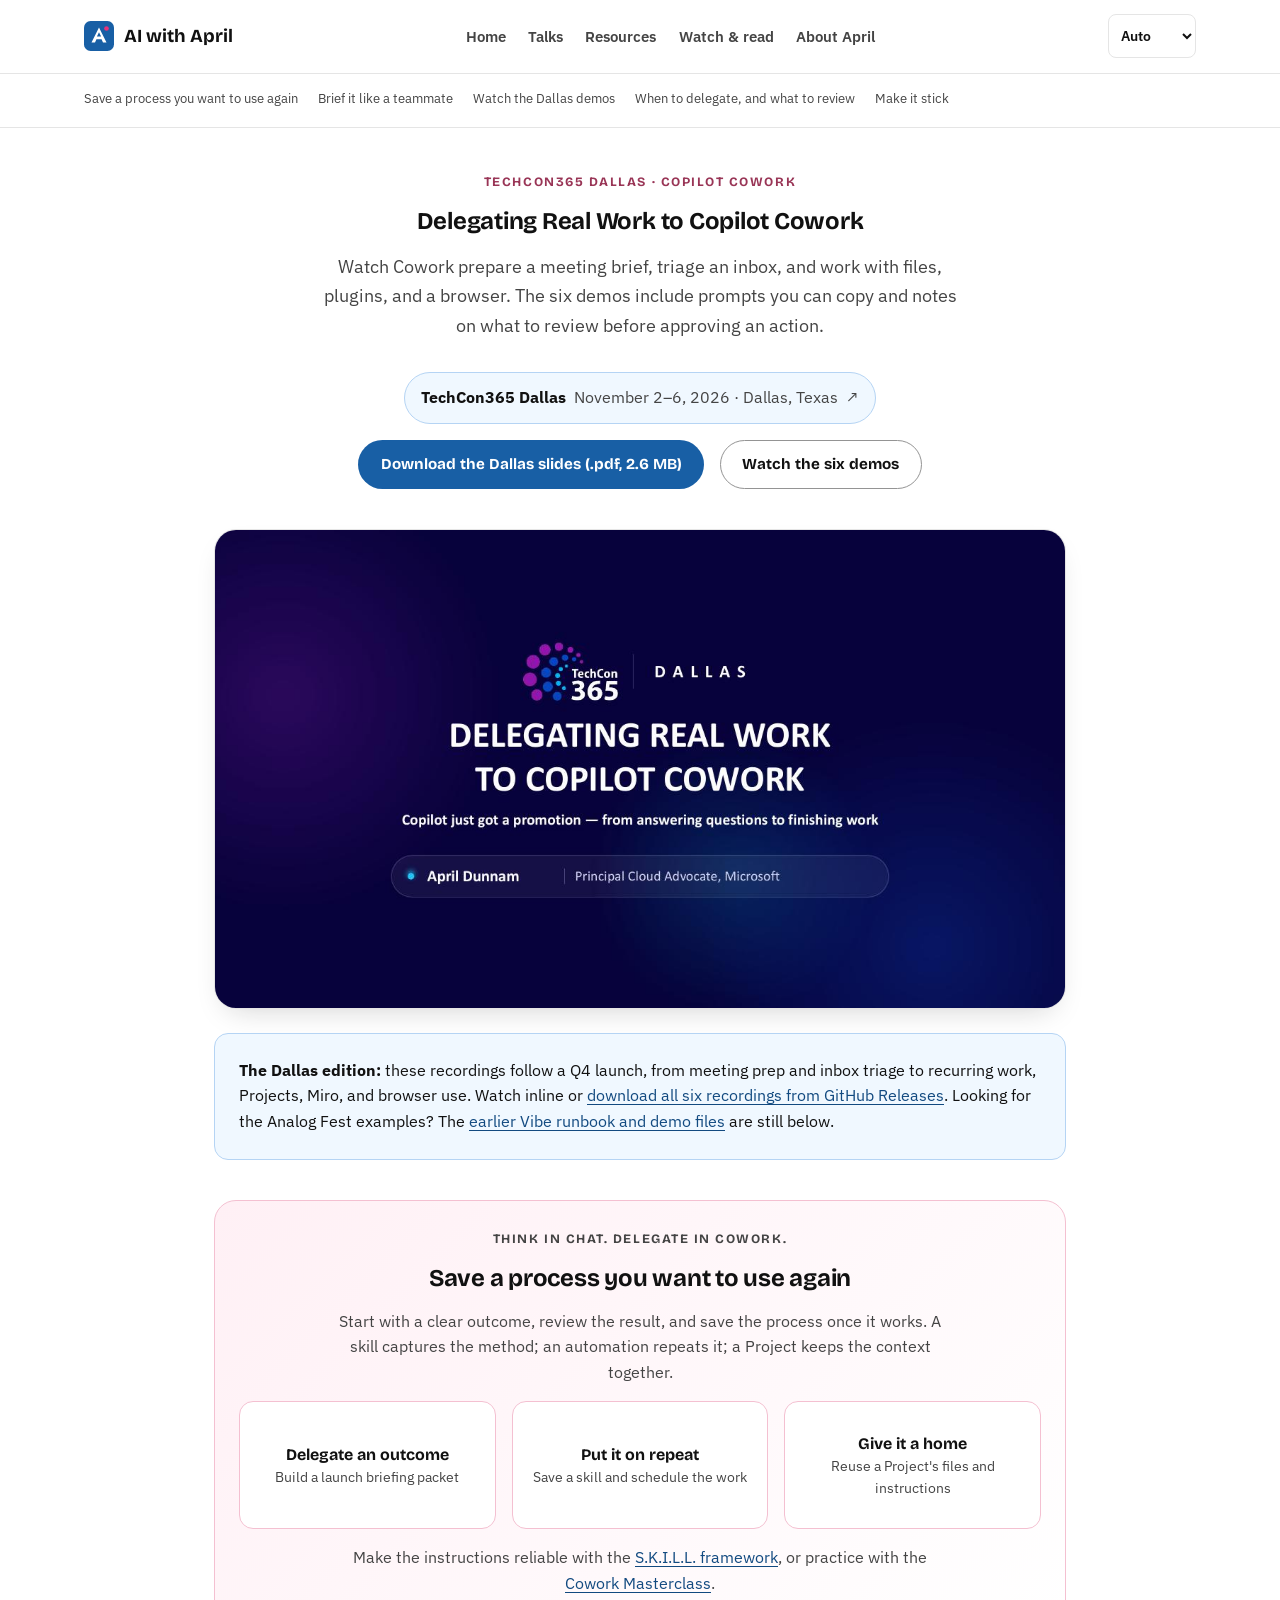
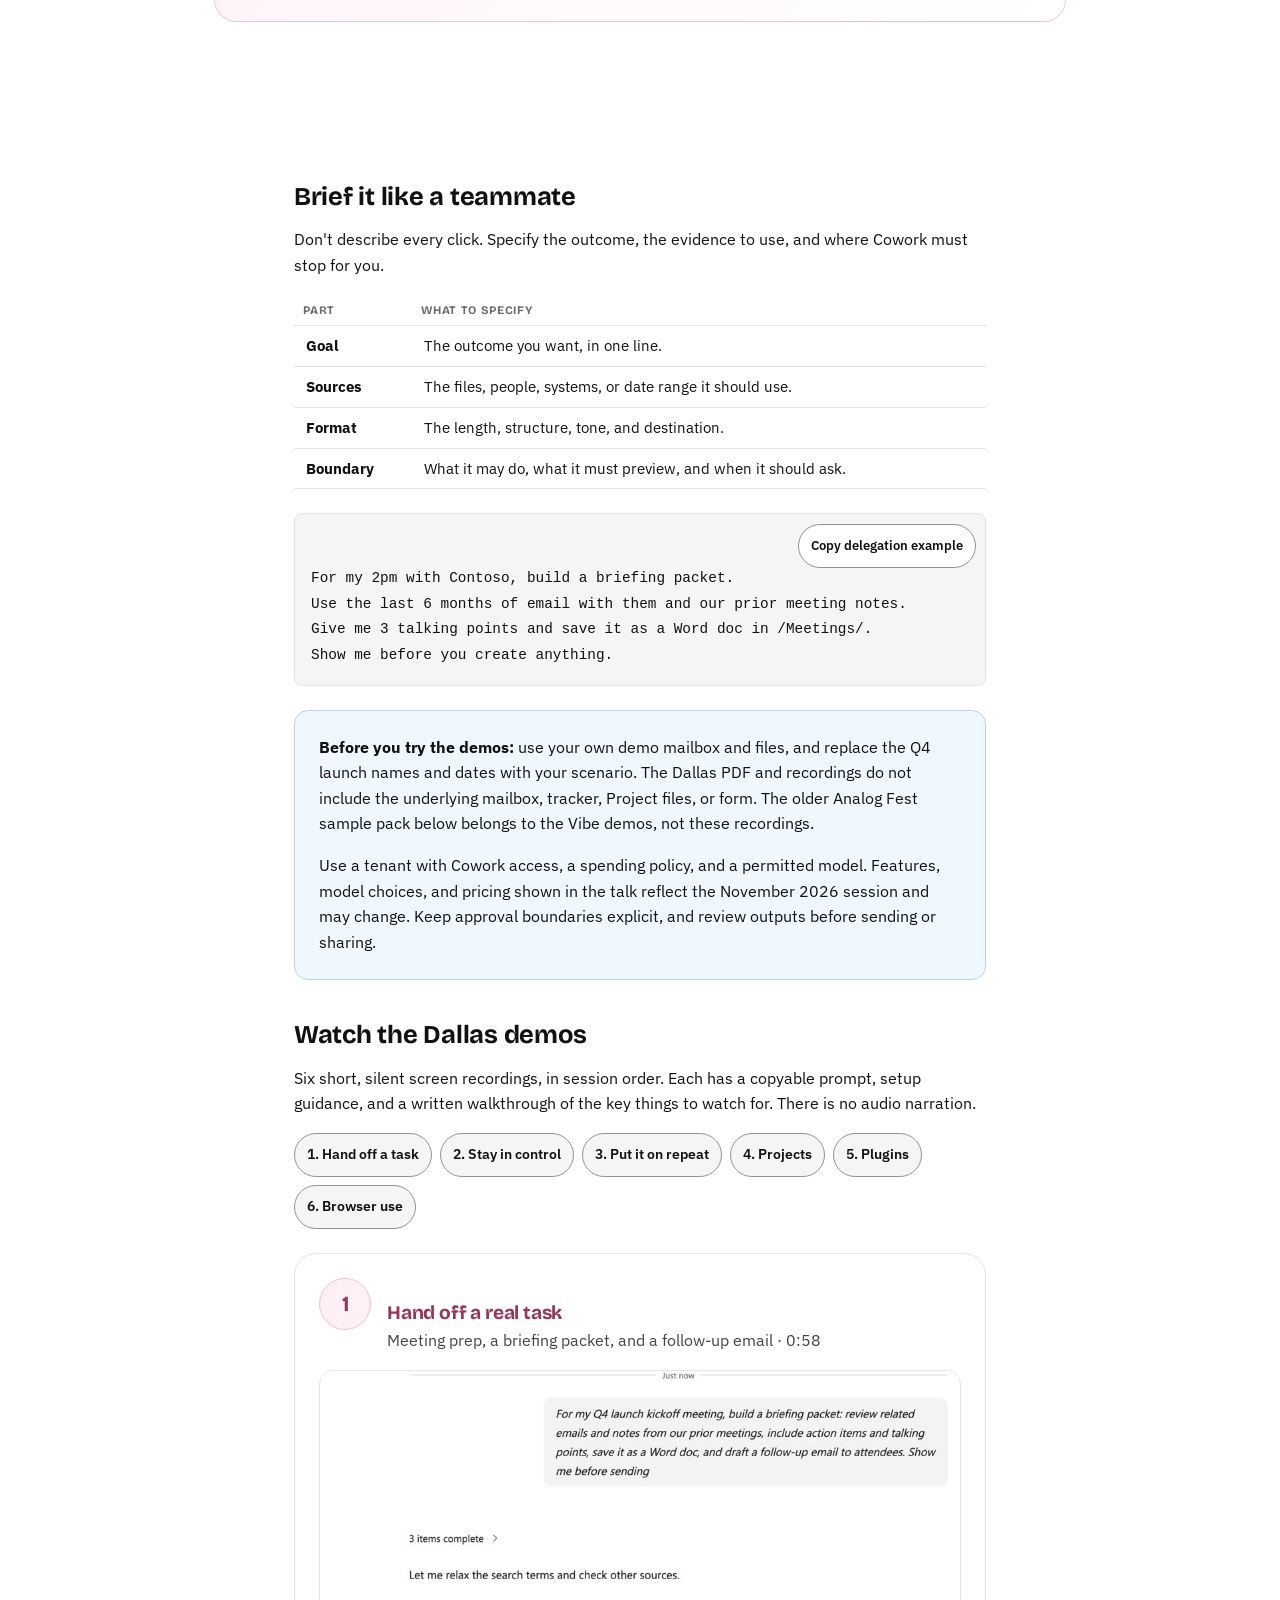
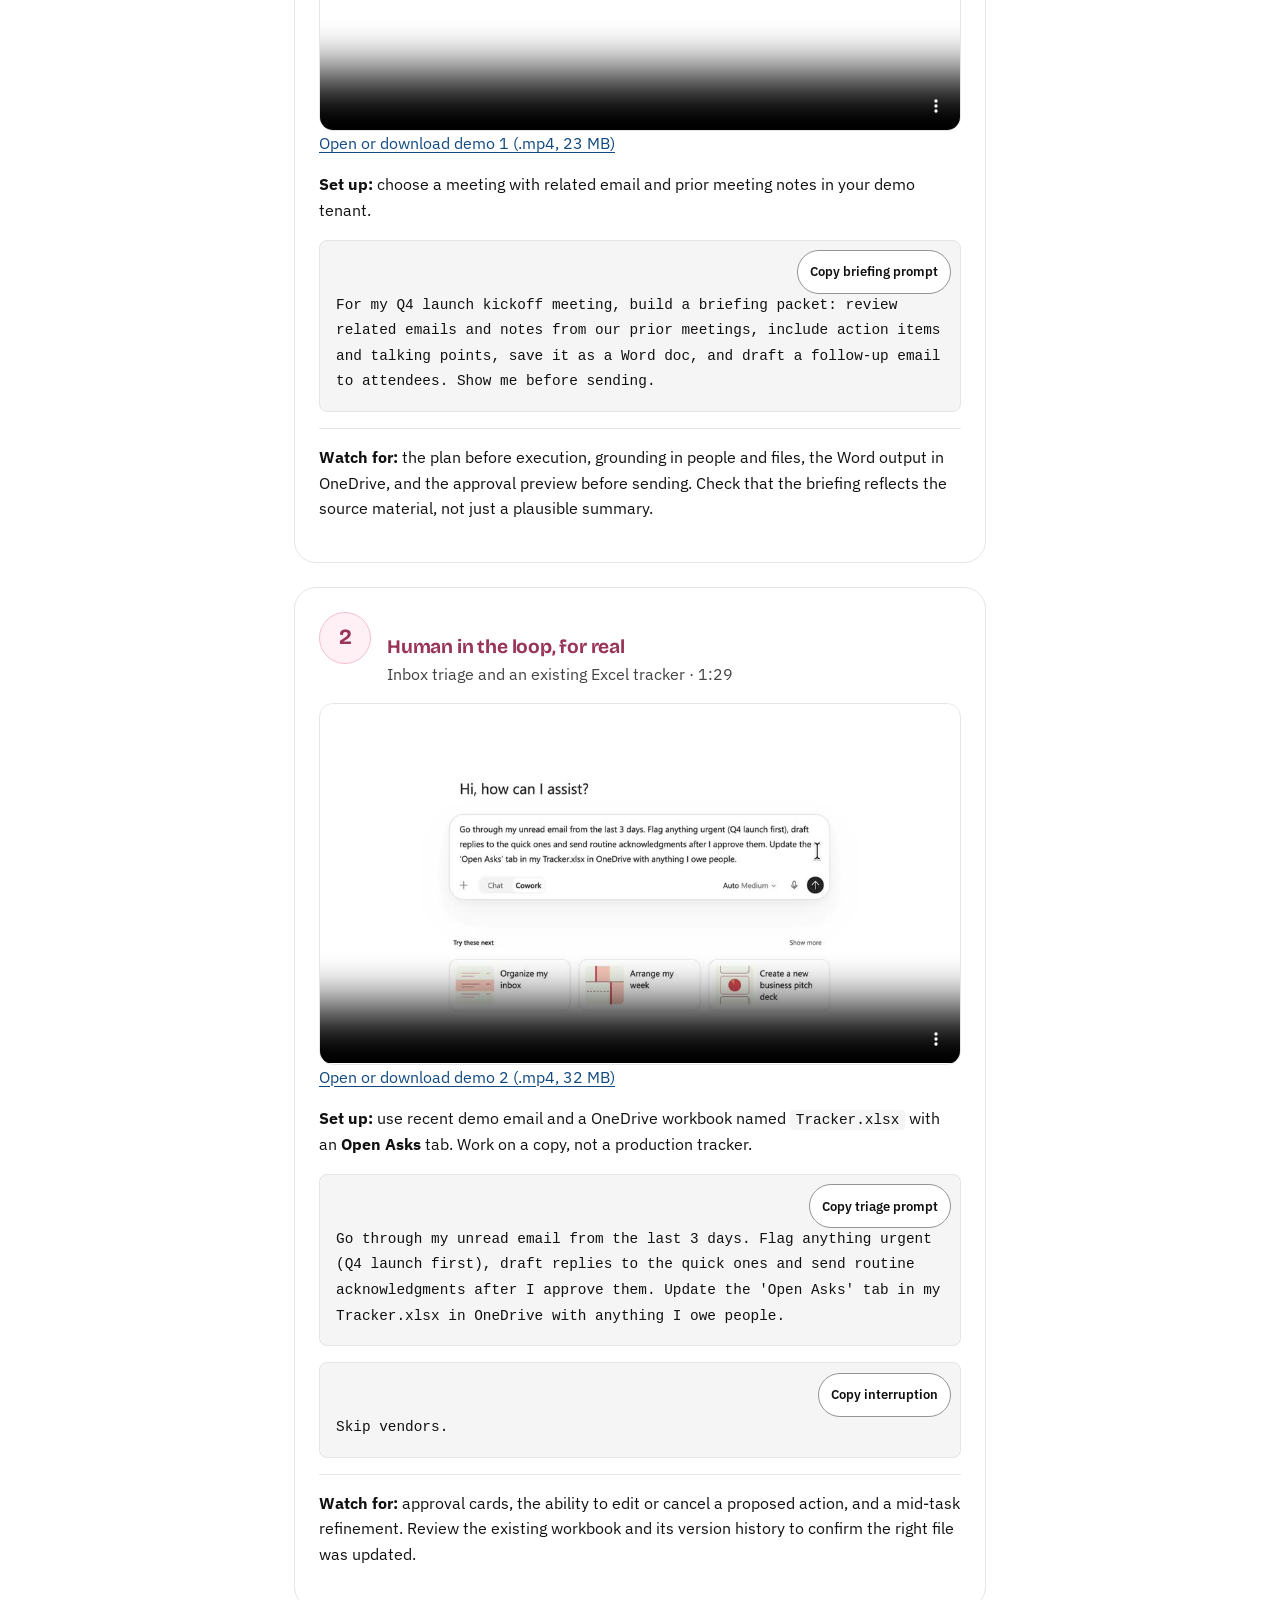
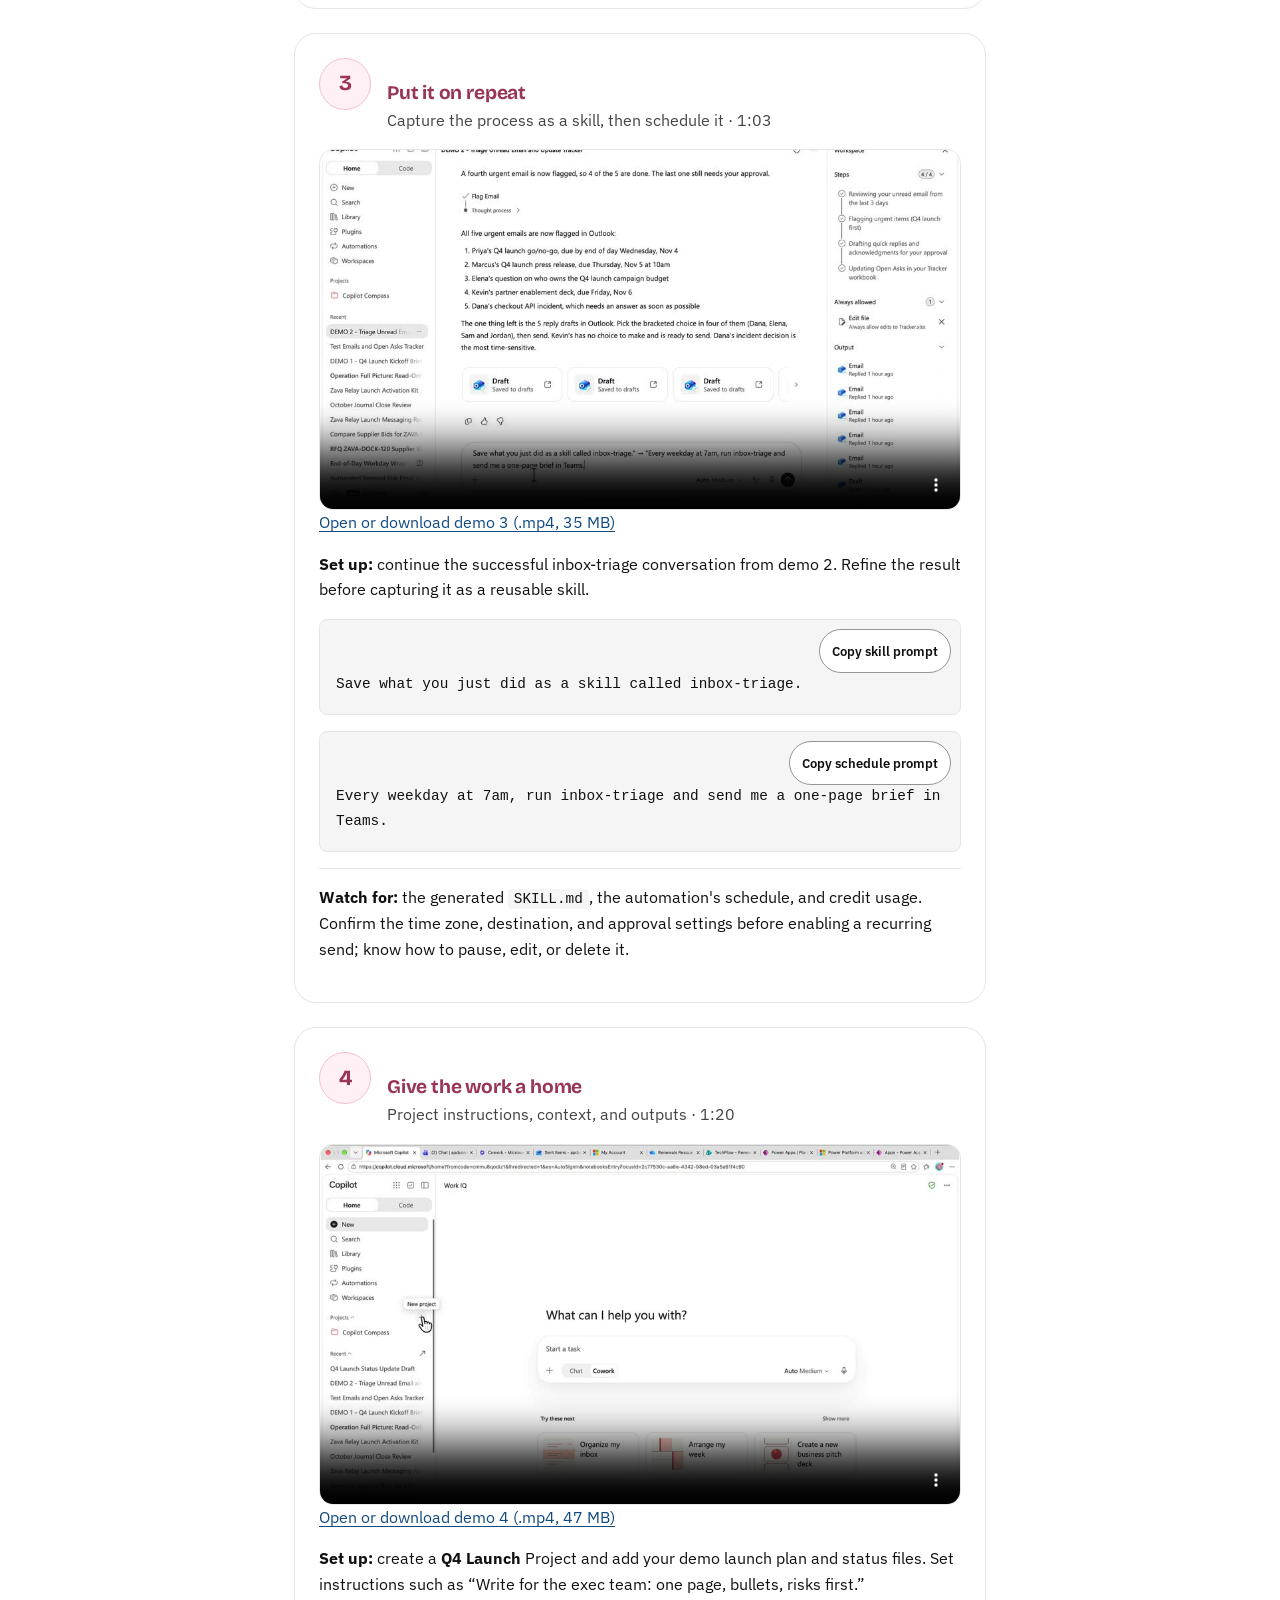
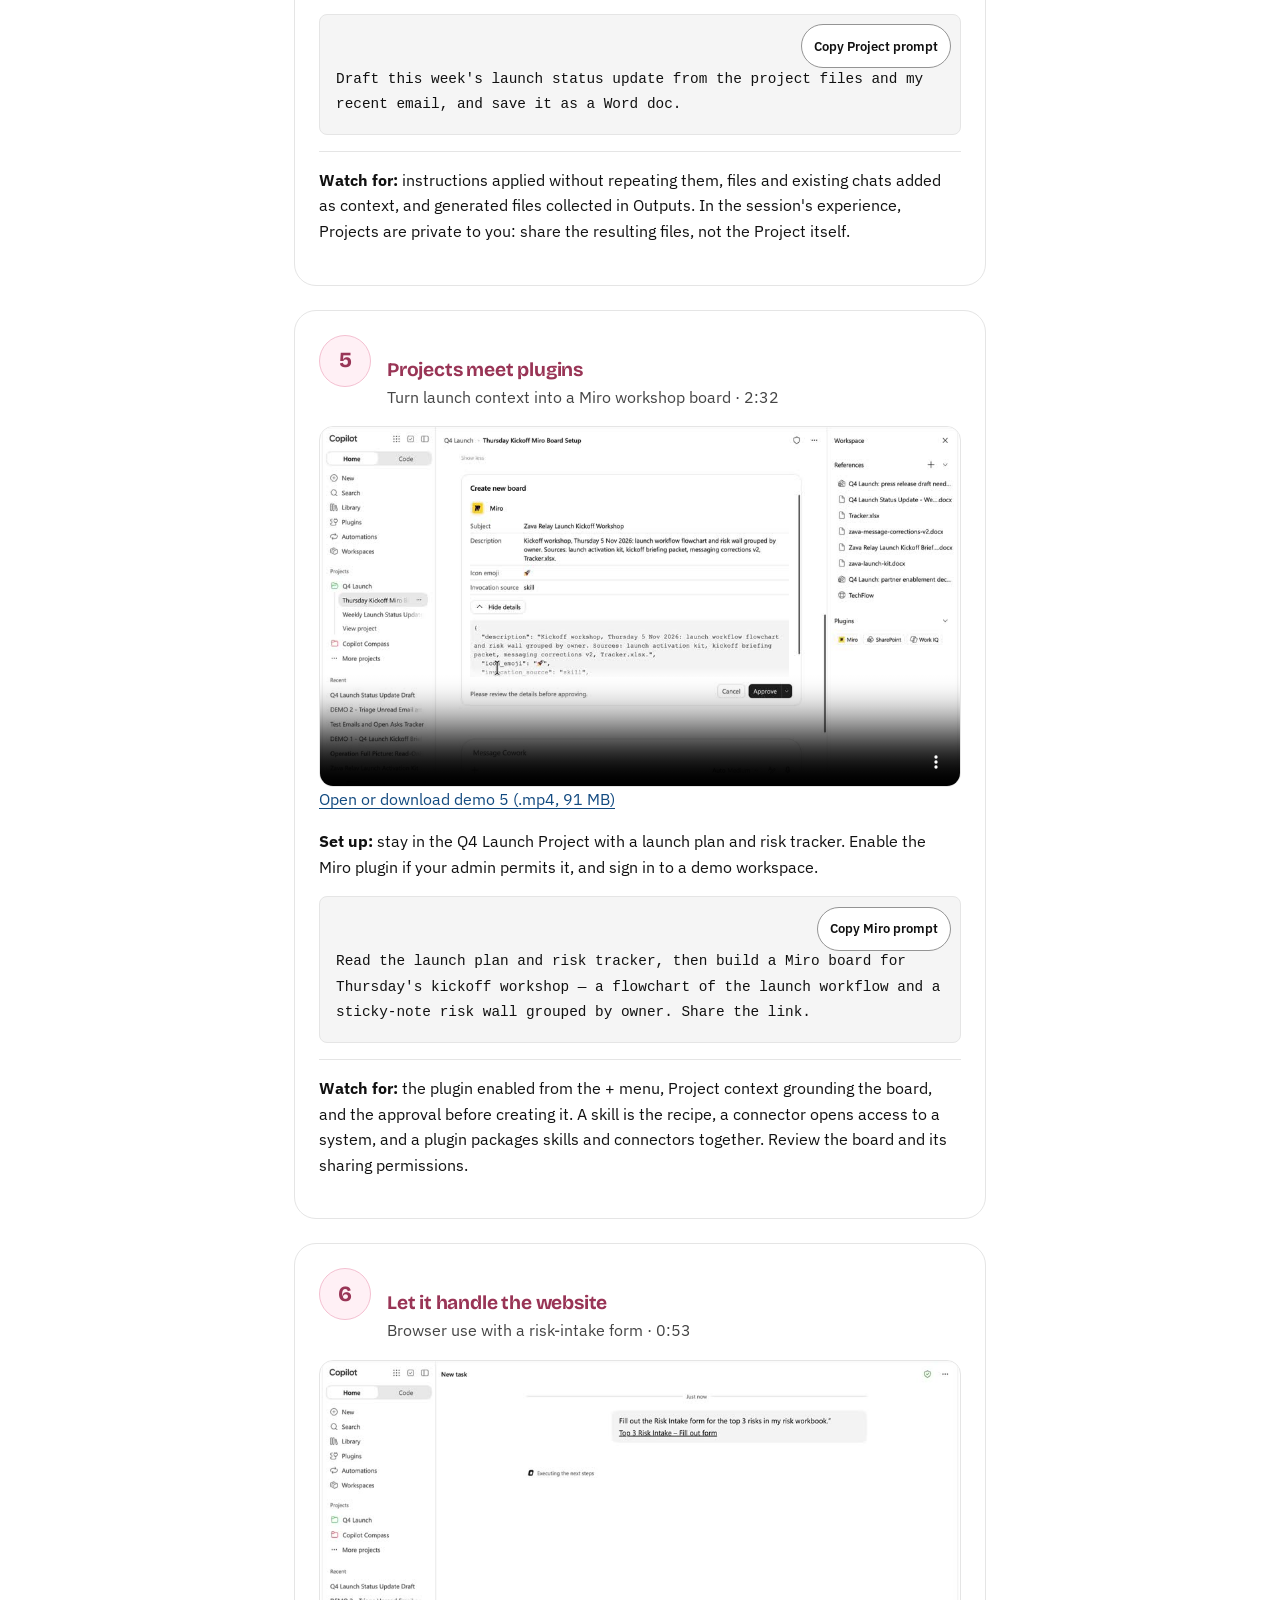
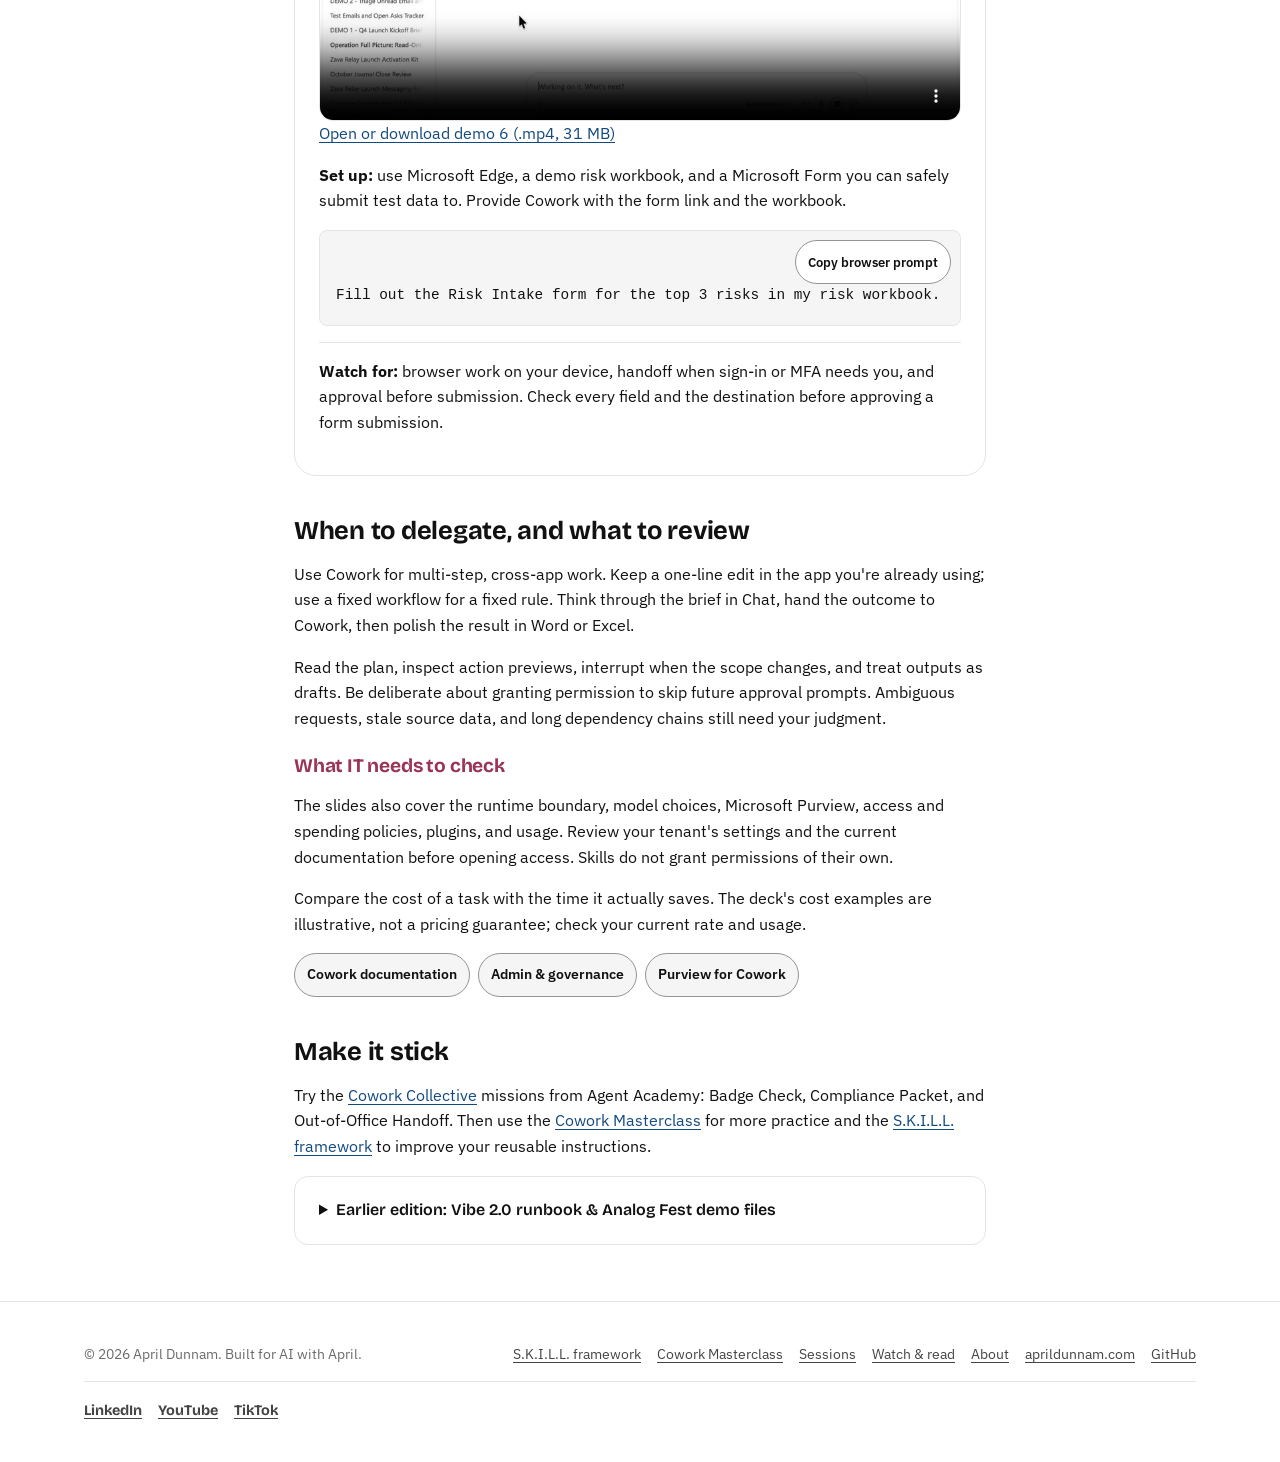
<file: resources/vibe-cowork.html>
<!DOCTYPE html>
<html lang="en">
<head>
  <meta charset="UTF-8">
  <meta name="viewport" content="width=device-width, initial-scale=1">
  <script src="../assets/js/theme.js"></script>
  <script>document.documentElement.classList.add("js");</script>
  <title>Delegating Real Work to Copilot Cowork | AI with April</title>
  <meta name="description" content="TechCon365 Dallas session materials: Copilot Cowork slides, six demo videos, copyable prompts, and practical guidance for delegating work safely.">
  <link rel="canonical" href="https://aprildunnam.github.io/ai-with-april/resources/vibe-cowork.html">
  <meta property="og:type" content="article">
  <meta property="og:title" content="Delegating Real Work to Copilot Cowork | AI with April">
  <meta property="og:description" content="The TechCon365 Dallas edition: six recorded demos, slides, and prompts for delegating real work to Copilot Cowork.">
  <meta property="og:image" content="https://aprildunnam.github.io/ai-with-april/assets/img/techcon365-dallas-cowork.jpg">
  <meta property="og:image:alt" content="Delegating Real Work to Copilot Cowork at TechCon365 Dallas">
  <meta property="og:image:width" content="1200">
  <meta property="og:image:height" content="675">
  <meta property="og:url" content="https://aprildunnam.github.io/ai-with-april/resources/vibe-cowork.html">
  <meta name="twitter:card" content="summary_large_image">
  <meta name="twitter:creator" content="@aprildunnam">
  <meta name="twitter:image" content="https://aprildunnam.github.io/ai-with-april/assets/img/techcon365-dallas-cowork.jpg">

  <script type="application/ld+json">
  {
    "@context": "https://schema.org",
    "@type": "LearningResource",
    "name": "Delegating Real Work to Copilot Cowork",
    "description": "TechCon365 Dallas session with six recorded demos, slides, delegation prompts, and guidance for end users and IT.",
    "url": "https://aprildunnam.github.io/ai-with-april/resources/vibe-cowork.html",
    "learningResourceType": ["Conference session", "Demo walkthrough", "Video"],
    "dateModified": "2026-11-04",
    "author": { "@type": "Person", "name": "April Dunnam" }
  }
  </script>
  <link rel="icon" href="../assets/img/favicon.svg" type="image/svg+xml">
  <link rel="preconnect" href="https://fonts.googleapis.com">
  <link rel="preconnect" href="https://fonts.gstatic.com" crossorigin>
  <link href="https://fonts.googleapis.com/css2?family=IBM+Plex+Sans:wght@400;500;600;700&family=Bricolage+Grotesque:wght@600;700&display=swap" rel="stylesheet">
  <link rel="stylesheet" href="../assets/css/style.css">
</head>
<body class="session-resource-page">
  <a class="skip-link" href="#main">Skip to content</a>
  <header class="site-header">
    <div class="site-header__inner">
      <a class="brand" href="../index.html"><img src="../assets/img/favicon.svg" alt="" width="30" height="30">AI with April</a>
      <button class="nav-toggle" data-nav-toggle aria-expanded="false" aria-controls="main-nav">Menu</button>
      <nav aria-label="Primary">
        <ul class="main-nav" id="main-nav">
          <li><a href="../index.html">Home</a></li>
          <li><a href="../sessions.html">Talks</a></li>
          <li><a href="../index.html#resources">Resources</a></li>
          <li><a href="../updates.html">Watch &amp; read</a></li>
          <li><a href="../about.html">About April</a></li>
        </ul>
      </nav>
    </div>
  </header>
  <main id="main">
    <section class="section--tight session-resource-hero">
      <div class="wrap session-content">
        <p class="eyebrow">TechCon365 Dallas &middot; Copilot Cowork</p>
        <h1>Delegating Real Work to Copilot Cowork</h1>
        <p class="hero__lede">
          Watch Cowork prepare a meeting brief, triage an inbox, and work with files,
          plugins, and a browser. The six demos include prompts you can copy and notes
          on what to review before approving an action.
        </p>
        <a class="event-provenance" href="https://techcon365.com/Dallas/" target="_blank" rel="noopener noreferrer">
          <strong>TechCon365 Dallas</strong>
          <span>November 2&ndash;6, 2026 &middot; Dallas, Texas</span>
          <span aria-hidden="true">&nearr;</span>
        </a>
        <div class="featured__actions" style="margin-bottom: var(--space-4);">
          <a class="btn btn-primary" href="../assets/downloads/techcon365-dallas-copilot-cowork.pdf">Download the Dallas slides (.pdf, 2.6 MB)</a>
          <a class="btn btn-secondary" href="#dallas-demos">Watch the six demos</a>
        </div>
        <img class="resource-cover" src="../assets/img/techcon365-dallas-cowork.jpg" width="1200" height="675" decoding="async" alt="TechCon365 Dallas: Delegating Real Work to Copilot Cowork, presented by April Dunnam">
        <div class="callout-box">
          <p>
            <strong>The Dallas edition:</strong> these recordings follow a Q4 launch, from
            meeting prep and inbox triage to recurring work, Projects, Miro, and browser use.
            Watch inline or
            <a href="https://github.com/aprildunnam/ai-with-april/releases/tag/techcon365-dallas-cowork-assets">download all six recordings from GitHub Releases</a>.
            Looking for the Analog Fest examples? The
            <a href="#vibe-materials">earlier Vibe runbook and demo files</a> are still below.
          </p>
        </div>
        <div class="skills-showcase">
          <p class="eyebrow">Think in Chat. Delegate in Cowork.</p>
          <h2>Save a process you want to use again</h2>
          <p>
            Start with a clear outcome, review the result, and save the process once it works.
            A skill captures the method; an automation repeats it; a Project keeps the context together.
          </p>
          <div class="skill-mini-grid">
            <a class="skill-mini-card" href="#dallas-demo-1">
              <strong>Delegate an outcome</strong><span>Build a launch briefing packet</span>
            </a>
            <a class="skill-mini-card" href="#dallas-demo-3">
              <strong>Put it on repeat</strong><span>Save a skill and schedule the work</span>
            </a>
            <a class="skill-mini-card" href="#dallas-demo-4">
              <strong>Give it a home</strong><span>Reuse a Project's files and instructions</span>
            </a>
          </div>
          <p style="margin-top: var(--space-2); margin-bottom: 0;">
            Make the instructions reliable with the <a href="skill-framework.html">S.K.I.L.L. framework</a>,
            or practice with the <a href="cowork-masterclass.html">Cowork Masterclass</a>.
          </p>
        </div>
      </div>
    </section>
    <section class="section--tight">
      <div class="wrap prose session-content">
        <h2>Brief it like a teammate</h2>
        <p>Don't describe every click. Specify the outcome, the evidence to use, and where Cowork must stop for you.</p>
        <table>
          <thead><tr><th>Part</th><th>What to specify</th></tr></thead>
          <tbody>
            <tr><td><strong>Goal</strong></td><td>The outcome you want, in one line.</td></tr>
            <tr><td><strong>Sources</strong></td><td>The files, people, systems, or date range it should use.</td></tr>
            <tr><td><strong>Format</strong></td><td>The length, structure, tone, and destination.</td></tr>
            <tr><td><strong>Boundary</strong></td><td>What it may do, what it must preview, and when it should ask.</td></tr>
          </tbody>
        </table>
        <div class="prompt-block"><button class="prompt-copy" type="button" data-copy-prompt>Copy delegation example</button><pre><code>For my 2pm with Contoso, build a briefing packet.
Use the last 6 months of email with them and our prior meeting notes.
Give me 3 talking points and save it as a Word doc in /Meetings/.
Show me before you create anything.</code></pre></div>
        <div class="callout-box">
          <p><strong>Before you try the demos:</strong> use your own demo mailbox and files, and replace
            the Q4 launch names and dates with your scenario. The Dallas PDF and recordings do not include
            the underlying mailbox, tracker, Project files, or form. The older Analog Fest sample pack
            below belongs to the Vibe demos, not these recordings.</p>
          <p>Use a tenant with Cowork access, a spending policy, and a permitted model. Features,
            model choices, and pricing shown in the talk reflect the November 2026 session and may change.
            Keep approval boundaries explicit, and review outputs before sending or sharing.</p>
        </div>

        <h2 id="dallas-demos">Watch the Dallas demos</h2>
        <p>Six short, silent screen recordings, in session order. Each has a copyable prompt,
          setup guidance, and a written walkthrough of the key things to watch for. There is no audio narration.</p>
        <nav aria-label="Dallas demo chapters">
          <ul class="reference-files">
            <li><a href="#dallas-demo-1">1. Hand off a task</a></li>
            <li><a href="#dallas-demo-2">2. Stay in control</a></li>
            <li><a href="#dallas-demo-3">3. Put it on repeat</a></li>
            <li><a href="#dallas-demo-4">4. Projects</a></li>
            <li><a href="#dallas-demo-5">5. Plugins</a></li>
            <li><a href="#dallas-demo-6">6. Browser use</a></li>
          </ul>
        </nav>
        <div class="demo-runbook demo-runbook--pink">
          <article class="demo-step" id="dallas-demo-1">
            <div class="demo-step__head">
              <span class="demo-step__number">1</span>
              <div><h3 id="dallas-demo-1-title">Hand off a real task</h3><p>Meeting prep, a briefing packet, and a follow-up email &middot; 0:58</p></div>
            </div>
            <video class="demo-video" controls playsinline preload="none" width="1920" height="1080" poster="../assets/img/cowork-dallas-demo-1.jpg" aria-labelledby="dallas-demo-1-title" aria-describedby="dallas-demo-1-notes">
              <source src="https://github.com/aprildunnam/ai-with-april/releases/download/techcon365-dallas-cowork-assets/Cowork_Demo1.mp4" type="video/mp4">
              Your browser does not support embedded video. Use the recording link below.
            </video>
            <p><a href="https://github.com/aprildunnam/ai-with-april/releases/download/techcon365-dallas-cowork-assets/Cowork_Demo1.mp4">Open or download demo 1 (.mp4, 23 MB)</a></p>
            <p><strong>Set up:</strong> choose a meeting with related email and prior meeting notes in your demo tenant.</p>
            <div class="prompt-block"><button class="prompt-copy" type="button" data-copy-prompt>Copy briefing prompt</button><pre><code>For my Q4 launch kickoff meeting, build a briefing packet: review related emails and notes from our prior meetings, include action items and talking points, save it as a Word doc, and draft a follow-up email to attendees. Show me before sending.</code></pre></div>
            <p class="demo-notes" id="dallas-demo-1-notes"><strong>Watch for:</strong> the plan before execution, grounding in people and files, the Word output in OneDrive, and the approval preview before sending. Check that the briefing reflects the source material, not just a plausible summary.</p>
          </article>

          <article class="demo-step" id="dallas-demo-2">
            <div class="demo-step__head">
              <span class="demo-step__number">2</span>
              <div><h3 id="dallas-demo-2-title">Human in the loop, for real</h3><p>Inbox triage and an existing Excel tracker &middot; 1:29</p></div>
            </div>
            <video class="demo-video" controls playsinline preload="none" width="1920" height="1080" poster="../assets/img/cowork-dallas-demo-2.jpg" aria-labelledby="dallas-demo-2-title" aria-describedby="dallas-demo-2-notes">
              <source src="https://github.com/aprildunnam/ai-with-april/releases/download/techcon365-dallas-cowork-assets/Cowork_Demo2.mp4" type="video/mp4">
              Your browser does not support embedded video. Use the recording link below.
            </video>
            <p><a href="https://github.com/aprildunnam/ai-with-april/releases/download/techcon365-dallas-cowork-assets/Cowork_Demo2.mp4">Open or download demo 2 (.mp4, 32 MB)</a></p>
            <p><strong>Set up:</strong> use recent demo email and a OneDrive workbook named <code>Tracker.xlsx</code> with an <strong>Open Asks</strong> tab. Work on a copy, not a production tracker.</p>
            <div class="prompt-block"><button class="prompt-copy" type="button" data-copy-prompt>Copy triage prompt</button><pre><code>Go through my unread email from the last 3 days. Flag anything urgent (Q4 launch first), draft replies to the quick ones and send routine acknowledgments after I approve them. Update the 'Open Asks' tab in my Tracker.xlsx in OneDrive with anything I owe people.</code></pre></div>
            <div class="prompt-block"><button class="prompt-copy" type="button" data-copy-prompt>Copy interruption</button><pre><code>Skip vendors.</code></pre></div>
            <p class="demo-notes" id="dallas-demo-2-notes"><strong>Watch for:</strong> approval cards, the ability to edit or cancel a proposed action, and a mid-task refinement. Review the existing workbook and its version history to confirm the right file was updated.</p>
          </article>

          <article class="demo-step" id="dallas-demo-3">
            <div class="demo-step__head">
              <span class="demo-step__number">3</span>
              <div><h3 id="dallas-demo-3-title">Put it on repeat</h3><p>Capture the process as a skill, then schedule it &middot; 1:03</p></div>
            </div>
            <video class="demo-video" controls playsinline preload="none" width="1920" height="1080" poster="../assets/img/cowork-dallas-demo-3.jpg" aria-labelledby="dallas-demo-3-title" aria-describedby="dallas-demo-3-notes">
              <source src="https://github.com/aprildunnam/ai-with-april/releases/download/techcon365-dallas-cowork-assets/Cowork_Demo3.mp4" type="video/mp4">
              Your browser does not support embedded video. Use the recording link below.
            </video>
            <p><a href="https://github.com/aprildunnam/ai-with-april/releases/download/techcon365-dallas-cowork-assets/Cowork_Demo3.mp4">Open or download demo 3 (.mp4, 35 MB)</a></p>
            <p><strong>Set up:</strong> continue the successful inbox-triage conversation from demo 2. Refine the result before capturing it as a reusable skill.</p>
            <div class="prompt-block"><button class="prompt-copy" type="button" data-copy-prompt>Copy skill prompt</button><pre><code>Save what you just did as a skill called inbox-triage.</code></pre></div>
            <div class="prompt-block"><button class="prompt-copy" type="button" data-copy-prompt>Copy schedule prompt</button><pre><code>Every weekday at 7am, run inbox-triage and send me a one-page brief in Teams.</code></pre></div>
            <p class="demo-notes" id="dallas-demo-3-notes"><strong>Watch for:</strong> the generated <code>SKILL.md</code>, the automation's schedule, and credit usage. Confirm the time zone, destination, and approval settings before enabling a recurring send; know how to pause, edit, or delete it.</p>
          </article>

          <article class="demo-step" id="dallas-demo-4">
            <div class="demo-step__head">
              <span class="demo-step__number">4</span>
              <div><h3 id="dallas-demo-4-title">Give the work a home</h3><p>Project instructions, context, and outputs &middot; 1:20</p></div>
            </div>
            <video class="demo-video" controls playsinline preload="none" width="1920" height="1080" poster="../assets/img/cowork-dallas-demo-4.jpg" aria-labelledby="dallas-demo-4-title" aria-describedby="dallas-demo-4-notes">
              <source src="https://github.com/aprildunnam/ai-with-april/releases/download/techcon365-dallas-cowork-assets/Cowork_Demo4.mp4" type="video/mp4">
              Your browser does not support embedded video. Use the recording link below.
            </video>
            <p><a href="https://github.com/aprildunnam/ai-with-april/releases/download/techcon365-dallas-cowork-assets/Cowork_Demo4.mp4">Open or download demo 4 (.mp4, 47 MB)</a></p>
            <p><strong>Set up:</strong> create a <strong>Q4 Launch</strong> Project and add your demo launch plan and status files. Set instructions such as &ldquo;Write for the exec team: one page, bullets, risks first.&rdquo;</p>
            <div class="prompt-block"><button class="prompt-copy" type="button" data-copy-prompt>Copy Project prompt</button><pre><code>Draft this week's launch status update from the project files and my recent email, and save it as a Word doc.</code></pre></div>
            <p class="demo-notes" id="dallas-demo-4-notes"><strong>Watch for:</strong> instructions applied without repeating them, files and existing chats added as context, and generated files collected in Outputs. In the session's experience, Projects are private to you: share the resulting files, not the Project itself.</p>
          </article>

          <article class="demo-step" id="dallas-demo-5">
            <div class="demo-step__head">
              <span class="demo-step__number">5</span>
              <div><h3 id="dallas-demo-5-title">Projects meet plugins</h3><p>Turn launch context into a Miro workshop board &middot; 2:32</p></div>
            </div>
            <video class="demo-video" controls playsinline preload="none" width="1920" height="1080" poster="../assets/img/cowork-dallas-demo-5.jpg" aria-labelledby="dallas-demo-5-title" aria-describedby="dallas-demo-5-notes">
              <source src="https://github.com/aprildunnam/ai-with-april/releases/download/techcon365-dallas-cowork-assets/Cowork_Demo5.mp4" type="video/mp4">
              Your browser does not support embedded video. Use the recording link below.
            </video>
            <p><a href="https://github.com/aprildunnam/ai-with-april/releases/download/techcon365-dallas-cowork-assets/Cowork_Demo5.mp4">Open or download demo 5 (.mp4, 91 MB)</a></p>
            <p><strong>Set up:</strong> stay in the Q4 Launch Project with a launch plan and risk tracker. Enable the Miro plugin if your admin permits it, and sign in to a demo workspace.</p>
            <div class="prompt-block"><button class="prompt-copy" type="button" data-copy-prompt>Copy Miro prompt</button><pre><code>Read the launch plan and risk tracker, then build a Miro board for Thursday's kickoff workshop — a flowchart of the launch workflow and a sticky-note risk wall grouped by owner. Share the link.</code></pre></div>
            <p class="demo-notes" id="dallas-demo-5-notes"><strong>Watch for:</strong> the plugin enabled from the + menu, Project context grounding the board, and the approval before creating it. A skill is the recipe, a connector opens access to a system, and a plugin packages skills and connectors together. Review the board and its sharing permissions.</p>
          </article>

          <article class="demo-step" id="dallas-demo-6">
            <div class="demo-step__head">
              <span class="demo-step__number">6</span>
              <div><h3 id="dallas-demo-6-title">Let it handle the website</h3><p>Browser use with a risk-intake form &middot; 0:53</p></div>
            </div>
            <video class="demo-video" controls playsinline preload="none" width="1920" height="1080" poster="../assets/img/cowork-dallas-demo-6.jpg" aria-labelledby="dallas-demo-6-title" aria-describedby="dallas-demo-6-notes">
              <source src="https://github.com/aprildunnam/ai-with-april/releases/download/techcon365-dallas-cowork-assets/Cowork_Demo6.mp4" type="video/mp4">
              Your browser does not support embedded video. Use the recording link below.
            </video>
            <p><a href="https://github.com/aprildunnam/ai-with-april/releases/download/techcon365-dallas-cowork-assets/Cowork_Demo6.mp4">Open or download demo 6 (.mp4, 31 MB)</a></p>
            <p><strong>Set up:</strong> use Microsoft Edge, a demo risk workbook, and a Microsoft Form you can safely submit test data to. Provide Cowork with the form link and the workbook.</p>
            <div class="prompt-block"><button class="prompt-copy" type="button" data-copy-prompt>Copy browser prompt</button><pre><code>Fill out the Risk Intake form for the top 3 risks in my risk workbook.</code></pre></div>
            <p class="demo-notes" id="dallas-demo-6-notes"><strong>Watch for:</strong> browser work on your device, handoff when sign-in or MFA needs you, and approval before submission. Check every field and the destination before approving a form submission.</p>
          </article>
        </div>

        <h2>When to delegate, and what to review</h2>
        <p>Use Cowork for multi-step, cross-app work. Keep a one-line edit in the app you're already
          using; use a fixed workflow for a fixed rule. Think through the brief in Chat, hand the
          outcome to Cowork, then polish the result in Word or Excel.</p>
        <p>Read the plan, inspect action previews, interrupt when the scope changes, and treat
          outputs as drafts. Be deliberate about granting permission to skip future approval prompts.
          Ambiguous requests, stale source data, and long dependency chains still need your judgment.</p>
        <h3>What IT needs to check</h3>
        <p>The slides also cover the runtime boundary, model choices, Microsoft Purview, access
          and spending policies, plugins, and usage. Review your tenant's settings and the current
          documentation before opening access. Skills do not grant permissions of their own.</p>
        <p>Compare the cost of a task with the time it actually saves. The deck's cost examples
          are illustrative, not a pricing guarantee; check your current rate and usage.</p>
        <ul class="reference-files">
          <li><a href="https://learn.microsoft.com/microsoft-365/copilot/cowork">Cowork documentation</a></li>
          <li><a href="https://learn.microsoft.com/microsoft-365/copilot/cowork/cowork-admin-governance">Admin &amp; governance</a></li>
          <li><a href="https://learn.microsoft.com/purview/ai-copilot-cowork">Purview for Cowork</a></li>
        </ul>
        <h2>Make it stick</h2>
        <p>Try the <a href="https://microsoft.github.io/agent-academy/cowork-collective/">Cowork Collective</a>
          missions from Agent Academy: Badge Check, Compliance Packet, and Out-of-Office Handoff.
          Then use the <a href="cowork-masterclass.html">Cowork Masterclass</a> for more practice
          and the <a href="skill-framework.html">S.K.I.L.L. framework</a> to improve your reusable instructions.</p>

        <details id="vibe-materials" class="session-archive">
          <summary>Earlier edition: Vibe 2.0 runbook &amp; Analog Fest demo files</summary>
          <p>Presented at <a href="https://partnerin.io/vibe">Vibe 2.0</a>,
            September 21&ndash;23, 2026, in the Salt Lake City area. This earlier edition follows
            the Analog Fest scenario; its demo numbering and sample files differ from Dallas.</p>
          <ul class="reference-files">
            <li><a href="../assets/downloads/delegating-real-work-to-copilot-cowork.pptx">Vibe slides (.pptx, 6.6 MB)</a></li>
            <li><a href="../assets/downloads/vibe-cowork-demo-pack.zip">Vibe demo pack (.zip, 0.3 MB)</a></li>
            <li><a href="https://github.com/aprildunnam/ai-with-april/releases/tag/vibe-session-assets">Vibe recordings</a></li>
          </ul>
        <div class="callout-box">
          <p>
            <strong>Safe demo setup:</strong> all included names, orders, volunteer records, and
            messages are synthetic. Every email address uses a reserved <code>.example</code>
            domain. Import the EML files into a disposable demo tenant rather than granting an
            unsigned script write access to a real mailbox.
          </p>
        </div>
        <h2>The Vibe demo runbook</h2>
        <p>Work through these in order. Each demo includes its setup, reference files, exact prompt, and expected outcome.</p>

        <div class="demo-runbook demo-runbook--pink">
          <article class="demo-step" id="cowork-demo-1">
            <div class="demo-step__head">
              <span class="demo-step__number">1</span>
              <div><h3>Cowork 101: hand it your inbox</h3><p>Delegate a real outcome instead of asking for one isolated summary.</p></div>
            </div>
            <h4>Reference files</h4>
            <ul class="reference-files">
              <li><a href="../assets/downloads/vibe-cowork/outlook-demo-mail.zip">Complete Outlook demo mail</a></li>
            </ul>
            <h4>Demo flow</h4>
            <ol>
              <li>Download the Outlook demo mail ZIP and import the EML files into a disposable demo mailbox.</li>
              <li>Keep the 15 festival messages unread and dated within the current week.</li>
              <li>Open Cowork, leave the model on Auto, and paste the prompt.</li>
              <li>Show the visible plan and let Cowork separate urgent work, quick replies, and noise.</li>
              <li>Pause on the approval step before any response is sent.</li>
            </ol>
            <div class="prompt-block"><button class="prompt-copy" type="button" data-copy-prompt>Copy prompt</button><pre><code>Go through my unread email from this week. Flag anything about Analog Fest that needs me, sort it into a short list by urgency, and draft replies to the quick ones. Show me the drafts before sending anything.</code></pre></div>
            <p class="demo-notes"><strong>Expected result:</strong> Cowork should identify the sound quote, permit document, volunteer gaps, poster proofs, and press interview as actionable while separating newsletters and notices.</p>
          </article>

          <article class="demo-step" id="cowork-demo-2">
            <div class="demo-step__head">
              <span class="demo-step__number">2</span>
              <div><h3>Prep a vendor meeting</h3><p>Build one briefing from email, Teams, and an Excel order history.</p></div>
            </div>
            <h4>Reference files</h4>
            <ul class="reference-files">
              <li><a href="../assets/downloads/vibe-cowork/outlook-demo-mail.zip">Crate &amp; Needle email thread</a></li>
              <li><a href="../assets/downloads/vibe-cowork/teams-chat-script-crate-needle.docx">Teams chat script</a></li>
              <li><a href="../assets/downloads/vibe-cowork/vendor-pipeline.xlsx">Vendor_Pipeline.xlsx</a></li>
              <li><a href="../assets/downloads/vibe-cowork/fallback-crate-needle-meeting-brief.docx">Fallback finished brief</a></li>
            </ul>
            <h4>Demo flow</h4>
            <ol>
              <li>Import the synthetic Crate &amp; Needle EML thread and post the supplied messages in a Teams chat.</li>
              <li>Upload Vendor_Pipeline.xlsx to OneDrive and create <strong>Analog Fest/Meetings</strong>.</li>
              <li>Create a 10:00 AM calendar meeting with Crate &amp; Needle for the following day.</li>
              <li>Paste the prompt and watch Cowork gather context across the three sources.</li>
              <li>Review the preview before allowing it to create the Word briefing, then run <code>/cost</code>.</li>
            </ol>
            <div class="prompt-block"><button class="prompt-copy" type="button" data-copy-prompt>Copy prompt</button><pre><code>Prep me for tomorrow's 10am with Crate &amp; Needle Records. Pull our last 6 months of email with them, the pop-up request, any Teams chats about them, and their past orders from Vendor_Pipeline.xlsx. Build a one-page Word briefing with 3 talking points and save it to /Analog Fest/Meetings/. Preview before you create anything.</code></pre></div>
            <div class="prompt-block"><button class="prompt-copy" type="button" data-copy-prompt>Copy cost check</button><pre><code>/cost</code></pre></div>
          </article>

          <article class="demo-step" id="cowork-demo-3">
            <div class="demo-step__head">
              <span class="demo-step__number">3</span>
              <div><h3>Build a volunteer check-in app</h3><p>Create a mobile app from a live SharePoint list without leaving Cowork.</p></div>
            </div>
            <h4>Reference file</h4>
            <ul class="reference-files">
              <li><a href="../assets/downloads/vibe-cowork/volunteers.csv">Volunteers.csv</a></li>
            </ul>
            <h4>Demo flow</h4>
            <ol>
              <li>Create an <strong>Analog Fest</strong> SharePoint site and import Volunteers.csv as a list named Volunteers.</li>
              <li>Set the <strong>CheckedIn</strong> column to Yes/No.</li>
              <li>In Cowork, paste the <code>/app</code> prompt and answer its scoping questions.</li>
              <li>Preview and test the first version, then paste the refinement.</li>
              <li>Show how publishing hands the app into Copilot Studio for continued development.</li>
            </ol>
            <div class="prompt-block"><button class="prompt-copy" type="button" data-copy-prompt>Copy app prompt</button><pre><code>/app Build an Analog Fest volunteer check-in app. Volunteers pick their name and shift and tap Check in. The shift lead sees who's checked in and who's missing for the current shift. Use the Volunteers list in the Analog Fest SharePoint site. Keep it simple and mobile-friendly.</code></pre></div>
            <div class="prompt-block"><button class="prompt-copy" type="button" data-copy-prompt>Copy refinement</button><pre><code>Add a no-show count by shift at the top.</code></pre></div>
          </article>

          <article class="demo-step" id="cowork-demo-4">
            <div class="demo-step__head">
              <span class="demo-step__number">4</span>
              <div><h3>Create an event-triggered automation</h3><p>Turn a repeatable inbox decision into a governed draft-and-approve workflow.</p></div>
            </div>
            <h4>Reference files</h4>
            <ul class="reference-files">
              <li><a href="../assets/downloads/vibe-cowork/vendor-pipeline.xlsx">Vendor_Pipeline.xlsx</a></li>
              <li><a href="../assets/downloads/vibe-cowork/pop-up-list.csv">PopUp_List.csv</a></li>
              <li><a href="../assets/downloads/vibe-cowork/tape-hiss-test-email.txt">Tape Hiss test email</a></li>
            </ul>
            <h4>Demo flow</h4>
            <ol>
              <li>Import PopUp_List.csv into the Analog Fest SharePoint site and keep Vendor_Pipeline.xlsx in OneDrive.</li>
              <li>Paste the automation request in Cowork and keep its autonomy set to draft-and-approve.</li>
              <li>From a second mailbox, send the supplied Tape Hiss test email to the demo user.</li>
              <li>Show Cowork check the August 20 order, draft a “yes” response, and prepare the list update.</li>
              <li>Review each proposed action before approving it.</li>
            </ol>
            <div class="prompt-block"><button class="prompt-copy" type="button" data-copy-prompt>Copy automation prompt</button><pre><code>Whenever an indie label emails me asking about an Analog Fest pop-up table, summarize the request, check Vendor_Pipeline.xlsx for their past orders, draft a friendly reply (yes if they've ordered in the last 6 months, otherwise waitlist), and add them to the pop-up list. Draft everything and wait for my approval.</code></pre></div>
          </article>

          <article class="demo-step" id="cowork-demo-5">
            <div class="demo-step__head">
              <span class="demo-step__number">5</span>
              <div><h3>Turn a finished task into a shared skill</h3><p>Start with a successful result, then capture the process as reusable instructions.</p></div>
            </div>
            <h4>Reference file</h4>
            <ul class="reference-files">
              <li><a href="../assets/downloads/vibe-cowork/vendor-brief-skill.zip">Fallback vendor-brief skill</a></li>
            </ul>
            <h4>Demo flow</h4>
            <ol>
              <li>Return to the completed Crate &amp; Needle meeting-brief conversation from demo 2.</li>
              <li>Ask Cowork to save the successful workflow as a generalized skill.</li>
              <li>Inspect the generated <code>SKILL.md</code> and confirm the folder and skill names match.</li>
              <li>Start a fresh conversation and test the skill with Tape Hiss Records.</li>
              <li>Use the downloadable fallback only if live skill creation fails during rehearsal.</li>
            </ol>
            <div class="prompt-block"><button class="prompt-copy" type="button" data-copy-prompt>Copy skill prompt</button><pre><code>Save this as a skill called vendor-brief. Make it work for any vendor or label, not just Crate &amp; Needle.</code></pre></div>
            <div class="prompt-block"><button class="prompt-copy" type="button" data-copy-prompt>Copy test prompt</button><pre><code>Prep me for my call with Tape Hiss Records.</code></pre></div>
          </article>

          <article class="demo-step" id="cowork-demo-6">
            <div class="demo-step__head">
              <span class="demo-step__number">6</span>
              <div><h3>Put a plugin to work</h3><p>Send the same festival source into a connected visual-work tool.</p></div>
            </div>
            <h4>Reference file</h4>
            <ul class="reference-files">
              <li><a href="../assets/downloads/vibe-cowork/fest-plan.docx">Fest_Plan.docx</a></li>
            </ul>
            <h4>Demo flow</h4>
            <ol>
              <li>Upload Fest_Plan.docx to OneDrive and install the Miro plugin in the demo tenant.</li>
              <li>Paste the Miro prompt and show the connected plugin create a visual artifact.</li>
              <li>If Miro is unavailable, use the monday.com backup prompt instead.</li>
            </ol>
            <div class="prompt-block"><button class="prompt-copy" type="button" data-copy-prompt>Copy Miro prompt</button><pre><code>Take Fest_Plan.docx and turn the three nights into a visual run of show in Miro: one frame per night, sets as cards in order, changeovers flagged in pink. Share the board with the shop manager.</code></pre></div>
            <div class="prompt-block"><button class="prompt-copy" type="button" data-copy-prompt>Copy monday.com backup</button><pre><code>Create a board for Analog Fest from Fest_Plan.docx with one group per night and a task per set.</code></pre></div>
          </article>
        </div>

        </details>
      </div>
    </section>
  </main>
  <footer class="site-footer">
    <div class="wrap site-footer__inner">
      <p>&copy; <span data-current-year>2026</span> April Dunnam. Built for AI with April.</p>
      <nav aria-label="Footer"><ul>
        <li><a href="skill-framework.html">S.K.I.L.L. framework</a></li>
        <li><a href="cowork-masterclass.html">Cowork Masterclass</a></li>
        <li><a href="../sessions.html">Sessions</a></li>
        <li><a href="../updates.html">Watch &amp; read</a></li>
        <li><a href="../about.html">About</a></li>
        <li><a href="https://aprildunnam.com">aprildunnam.com</a></li>
        <li><a href="https://github.com/aprildunnam/ai-with-april">GitHub</a></li>
      </ul></nav>
      <nav class="site-footer__socials" aria-label="Follow April"><ul>
        <li><a href="https://www.linkedin.com/in/aprildunnam/" target="_blank" rel="noopener noreferrer">LinkedIn<span class="visually-hidden"> (opens in a new tab)</span></a></li>
        <li><a href="https://youtube.com/@aprildunnam" target="_blank" rel="noopener noreferrer">YouTube<span class="visually-hidden"> (opens in a new tab)</span></a></li>
        <li><a href="https://www.tiktok.com/@aprildunnam" target="_blank" rel="noopener noreferrer">TikTok<span class="visually-hidden"> (opens in a new tab)</span></a></li>
      </ul></nav>
    </div>
  </footer>
  <script src="../assets/js/main.js"></script>
</body>
</html>
</file>
<file: assets/css/style.css>
/* =========================================================================
   AI with April — design tokens & base styles
   Light brand system: white/near-white surfaces, dark ink text, and a
   two-accent palette (pink + blue) shared with April's other learning
   assets (the Cowork Masterclass cheat sheet uses this exact pink). See
   DESIGN.md for the full rationale before changing any of these.
   ========================================================================= */

:root {
  color-scheme: light;
  /* Core palette (light) */
  --color-bg: #ffffff;
  --color-bg-alt: #f5f5f5;
  --color-surface: #ffffff;
  --color-surface-2: #f5f5f5;
  --color-border: #e5e5e5;
  --color-border-strong: #949494;

  --color-text: #111111;
  --color-text-muted: #444444;
  /* Deviates slightly from the raw --muted (#888888) swatch: darkened to #6b6b6b (matching the
     "sub" gray already used in the Cowork Masterclass cheat sheet) so small metadata text keeps
     WCAG AA contrast (5.33:1) on a white background. */
  --color-text-faint: #6b6b6b;

  /* Blue accent — primary brand actions */
  --color-blue: #29abe2;
  --color-blue-strong: #185fa5;
  --color-blue-hover: #124a80;
  --color-blue-light: #f0f8ff;
  --color-blue-border: #b5d4f4;

  /* Pink accent — interactive/secondary accent, and the Cowork Masterclass identity color.
     --color-pink is for decorative/background use (icons, dots, badges); --color-pink-strong
     is the accessible text-safe variant (7:1 on white) for links, headings, and hover states. */
  --color-pink: #e8327a;
  --color-pink-strong: #993556;
  --color-pink-light: #fff0f5;
  --color-pink-border: #f4c0d1;

  --color-focus: #124a80;
  --color-on-accent: #ffffff;
  --color-header: #ffffff;

  /* Book feature palette, drawn from The Copilot Compass cover */
  --color-book-bg: #171717;
  --color-book-bg-soft: #2c292a;
  --color-book-border: #6f5b24;
  --color-book-border-muted: #817d7e;
  --color-book-accent: #ffc432;
  --color-book-accent-hover: #ffda7a;
  --color-book-accent-text: #ffd66e;
  --color-book-text: #ffffff;
  --color-book-text-muted: #e7e3e4;
  --color-book-text-soft: #c9c4c5;
  --color-book-accent-rgb: 255 196 50;
  --color-book-text-rgb: 255 255 255;

  /* Typography */
  --font-display: "Bricolage Grotesque", "Segoe UI", system-ui, -apple-system, "Helvetica Neue", Arial, sans-serif;
  --font-body: "IBM Plex Sans", "Segoe UI", system-ui, -apple-system, "Helvetica Neue", Arial, sans-serif;

  /* Layout */
  --content-max: 1160px;
  --radius-sm: 8px;
  --radius-md: 14px;
  --radius-lg: 22px;
  --space-1: 0.5rem;
  --space-2: 1rem;
  --space-3: 1.5rem;
  --space-4: 2.5rem;
  --space-5: 4rem;
  --space-6: 6rem;

  --shadow-card: 0 12px 30px -14px rgba(17, 17, 17, 0.22);
  --shadow-book: 0 28px 45px -22px rgba(0, 0, 0, 0.85);
  --transition-fast: 150ms ease;
  --transition-med: 260ms ease;
}

:root[data-theme="dark"] {
  color-scheme: dark;
  --color-bg: #111820;
  --color-bg-alt: #16212b;
  --color-surface: #1b2733;
  --color-surface-2: #223140;
  --color-border: #344658;
  --color-border-strong: #71859a;
  --color-text: #f0f4f8;
  --color-text-muted: #c1ccda;
  --color-text-faint: #a4b5c8;
  --color-blue: #68c6f4;
  --color-blue-strong: #82cefa;
  --color-blue-hover: #b6e4ff;
  --color-blue-light: #192f43;
  --color-blue-border: #365b79;
  --color-pink: #f392b5;
  --color-pink-strong: #f4aac7;
  --color-pink-light: #352535;
  --color-pink-border: #735068;
  --color-focus: #82cefa;
  --color-on-accent: #102333;
  --color-header: #111820;
  --shadow-card: 0 12px 30px -14px rgba(0, 0, 0, 0.4);
}

/* =========================================================================
   Reset
   ========================================================================= */

*,
*::before,
*::after {
  box-sizing: border-box;
}

[hidden] {
  display: none !important;
}

html {
  scroll-behavior: smooth;
}

body {
  margin: 0;
  background: var(--color-bg);
  color: var(--color-text);
  font-family: var(--font-body);
  font-size: 1rem;
  line-height: 1.6;
  -webkit-font-smoothing: antialiased;
}

img {
  max-width: 100%;
  height: auto;
  display: block;
}

h1, h2, h3, h4 {
  font-family: var(--font-display);
  line-height: 1.15;
  margin: 0 0 var(--space-2);
  font-weight: 700;
  letter-spacing: -0.01em;
}

p {
  margin: 0 0 var(--space-2);
}

a {
  color: var(--color-blue-hover);
  text-decoration-thickness: 1px;
  text-underline-offset: 3px;
}

a:hover {
  color: var(--color-pink-strong);
}

ul, ol {
  padding-left: 1.25em;
}

code, pre {
  font-family: "SFMono-Regular", Consolas, "Liberation Mono", Menlo, monospace;
}

pre {
  background: var(--color-surface-2);
  border: 1px solid var(--color-border);
  border-radius: var(--radius-sm);
  padding: var(--space-2);
  overflow-x: auto;
}

code {
  background: var(--color-surface-2);
  padding: 0.15em 0.4em;
  border-radius: 4px;
  font-size: 0.9em;
}

pre code {
  background: none;
  padding: 0;
}

hr {
  border: none;
  border-top: 1px solid var(--color-border);
  margin: var(--space-4) 0;
}

/* Respect reduced motion everywhere */
@media (prefers-reduced-motion: reduce) {
  html {
    scroll-behavior: auto;
  }
  *,
  *::before,
  *::after {
    animation-duration: 0.001ms !important;
    animation-iteration-count: 1 !important;
    transition-duration: 0.001ms !important;
    scroll-behavior: auto !important;
  }
}

/* Focus visibility — never remove outlines, only restyle them */
:focus-visible {
  outline: 3px solid var(--color-focus);
  outline-offset: 3px;
  border-radius: 4px;
}

.skip-link {
  position: absolute;
  left: -9999px;
  top: 0;
  z-index: 100;
  background: var(--color-blue-strong);
  color: var(--color-on-accent);
  padding: 0.75em 1.25em;
  border-radius: 0 0 var(--radius-sm) 0;
  font-weight: 600;
}

.skip-link:focus {
  left: 0;
}

/* =========================================================================
   Layout helpers
   ========================================================================= */

.wrap {
  max-width: var(--content-max);
  margin: 0 auto;
  padding: 0 var(--space-3);
}

.section {
  padding: var(--space-5) 0;
}

.section--tight {
  padding: var(--space-4) 0;
}

.eyebrow {
  display: inline-block;
  font-family: var(--font-display);
  font-size: 0.8rem;
  font-weight: 700;
  letter-spacing: 0.12em;
  text-transform: uppercase;
  color: var(--color-pink-strong);
  margin-bottom: var(--space-2);
}

.visually-hidden {
  position: absolute !important;
  width: 1px; height: 1px;
  padding: 0; margin: -1px;
  overflow: hidden;
  clip: rect(0, 0, 0, 0);
  white-space: nowrap;
  border: 0;
}

/* =========================================================================
   Site header / nav
   ========================================================================= */

.site-header {
  position: sticky;
  top: 0;
  z-index: 50;
  background: var(--color-header);
  border-bottom: 1px solid var(--color-border);
}

.site-header__inner {
  display: flex;
  align-items: center;
  justify-content: space-between;
  gap: var(--space-2);
  padding: 0.9rem var(--space-3);
  max-width: var(--content-max);
  margin: 0 auto;
}

.brand {
  display: flex;
  align-items: center;
  gap: 0.6rem;
  font-family: var(--font-display);
  font-weight: 700;
  font-size: 1.15rem;
  color: var(--color-text);
  text-decoration: none;
}

.brand:hover {
  color: var(--color-text);
}

.brand img {
  width: 30px;
  height: 30px;
}

.nav-toggle {
  display: none;
  min-height: 44px;
  background: none;
  border: 1px solid var(--color-border-strong);
  border-radius: var(--radius-sm);
  color: var(--color-text);
  padding: 0.5em 0.7em;
  font-size: 1rem;
  cursor: pointer;
}

.main-nav {
  display: flex;
  gap: var(--space-3);
  list-style: none;
  margin: 0;
  padding: 0;
}

.main-nav a {
  color: var(--color-text-muted);
  text-decoration: none;
  font-weight: 600;
  font-size: 0.95rem;
}

.main-nav a:hover,
.main-nav a[aria-current="page"] {
  color: var(--color-text);
}

@media (max-width: 900px) {
  .site-header__inner {
    flex-wrap: wrap;
  }

  .site-header__inner > nav {
    width: 100%;
  }

  .main-nav {
    flex-direction: column;
    background: var(--color-bg-alt);
    border-top: 1px solid var(--color-border);
    padding: var(--space-1) 0 0;
    gap: 0;
  }

  .main-nav a {
    display: flex;
    align-items: center;
    min-height: 44px;
  }

  .js .site-header__inner {
    flex-wrap: nowrap;
  }

  .js .nav-toggle {
    display: inline-flex;
    align-items: center;
    gap: 0.4em;
  }

  .js .site-header__inner > nav {
    position: absolute;
    top: 100%;
    left: 0;
    right: 0;
    width: auto;
  }

  .js .main-nav {
    border-bottom: 1px solid var(--color-border);
    padding: var(--space-1) var(--space-3);
    display: none;
  }

  .js .main-nav.is-open {
    display: flex;
  }
}

/* =========================================================================
   Buttons
   ========================================================================= */

.btn {
  display: inline-flex;
  align-items: center;
  gap: 0.5em;
  font-family: var(--font-display);
  font-weight: 700;
  font-size: 0.95rem;
  padding: 0.75em 1.4em;
  border-radius: 999px;
  text-decoration: none;
  border: 1px solid transparent;
  cursor: pointer;
  transition: transform var(--transition-fast), background var(--transition-fast), border-color var(--transition-fast);
}

.btn:hover {
  transform: translateY(-1px);
}

.btn-primary {
  background: var(--color-blue-strong);
  color: var(--color-on-accent);
}

.btn-primary:hover {
  background: var(--color-blue-hover);
  color: var(--color-on-accent);
}

.btn-secondary {
  background: transparent;
  color: var(--color-text);
  border-color: var(--color-border-strong);
}

.btn-secondary:hover {
  border-color: var(--color-pink-strong);
  color: var(--color-pink-strong);
}

.btn-ghost {
  background: transparent;
  color: var(--color-blue-hover);
  padding-left: 0;
  padding-right: 0;
}

.btn-ghost:hover {
  color: var(--color-pink-strong);
}

/* =========================================================================
   Hero / learning map
   ========================================================================= */

.hero {
  padding: var(--space-6) 0 var(--space-5);
  background:
    radial-gradient(1100px 480px at 15% -10%, rgba(41, 171, 226, 0.16), transparent 60%),
    radial-gradient(900px 420px at 100% 0%, rgba(232, 50, 122, 0.12), transparent 55%);
  border-bottom: 1px solid var(--color-border);
}

.hero h1 {
  font-size: clamp(2.2rem, 5vw, 3.4rem);
  max-width: 18ch;
}

.hero__lede {
  font-size: 1.15rem;
  color: var(--color-text-muted);
  max-width: 58ch;
}

.hero__actions {
  display: flex;
  gap: var(--space-2);
  flex-wrap: wrap;
  margin-top: var(--space-3);
}

/* =========================================================================
   Homepage quick start
   ========================================================================= */

.quick-start {
  border-bottom: 1px solid var(--color-border);
  background: var(--color-bg-alt);
}

.quick-start__inner {
  display: grid;
  grid-template-columns: auto 1fr;
  gap: var(--space-3);
  align-items: center;
  padding-block: var(--space-3);
}

.quick-start h2 {
  max-width: 12ch;
  margin: 0;
  font-size: 1.25rem;
}

.quick-start ul {
  display: grid;
  grid-template-columns: repeat(3, minmax(0, 1fr));
  margin: 0;
  padding: 0;
  list-style: none;
}

.quick-start li {
  padding: 0 var(--space-2);
  border-left: 1px solid var(--color-border);
}

.quick-start a {
  display: inline-block;
  font-family: var(--font-display);
  font-weight: 700;
}

.quick-start p {
  margin: 0.2rem 0 0;
  color: var(--color-text-muted);
  font-size: 0.9rem;
}

@media (max-width: 760px) {
  .quick-start__inner,
  .quick-start ul {
    grid-template-columns: 1fr;
  }

  .quick-start h2 {
    max-width: none;
  }

  .quick-start ul {
    gap: var(--space-2);
  }

  .quick-start li {
    padding: 0;
    border-left: 0;
  }
}

.hero__layout {
  display: block;
}

.hero__content {
  min-width: 0;
}

.hero__portrait {
  display: none;
}

@media (max-width: 600px) {
  .hero--home {
    padding: var(--space-3) 0;
  }

  .hero--home h1 {
    font-size: clamp(1.95rem, 10vw, 2.5rem);
  }
}

@media (min-width: 961px) {
  .hero__layout {
    display: grid;
    grid-template-columns: minmax(0, 1.35fr) minmax(280px, 0.65fr);
    gap: var(--space-4);
    align-items: center;
  }

  .hero__portrait {
    display: block;
    align-self: end;
    width: min(100%, 390px);
    aspect-ratio: 1122 / 1402;
    justify-self: end;
    background-image: image-set(
      url("../img/april-dunnam-hero.avif") type("image/avif"),
      url("../img/april-dunnam-hero.png") type("image/png")
    );
    background-position: center bottom;
    background-repeat: no-repeat;
    background-size: contain;
  }
}

/* =========================================================================
   Featured resource block
   ========================================================================= */

.featured {
  background: linear-gradient(135deg, var(--color-surface) 0%, var(--color-surface-2) 100%);
  border: 1px solid var(--color-border);
  border-radius: var(--radius-lg);
  padding: var(--space-4);
  display: grid;
  grid-template-columns: 1.1fr 0.9fr;
  gap: var(--space-4);
  align-items: center;
}

@media (max-width: 860px) {
  .featured {
    grid-template-columns: 1fr;
  }
}

.featured__media img {
  border-radius: var(--radius-md);
  border: 1px solid var(--color-border);
  box-shadow: var(--shadow-card);
}

.badge {
  display: inline-flex;
  align-items: center;
  gap: 0.4em;
  font-family: var(--font-display);
  font-weight: 700;
  font-size: 0.75rem;
  letter-spacing: 0.06em;
  text-transform: uppercase;
  padding: 0.35em 0.8em;
  border-radius: 999px;
  background: var(--color-blue-light);
  color: var(--color-blue-strong);
  border: 1px solid var(--color-blue-border);
}

.badge--soon {
  background: var(--color-bg-alt);
  color: var(--color-text-faint);
  border-color: var(--color-border-strong);
}

.badge--pink {
  background: var(--color-pink-light);
  color: var(--color-pink-strong);
  border-color: var(--color-pink-border);
}

.featured--pink {
  background: linear-gradient(135deg, var(--color-pink-light) 0%, var(--color-surface) 60%);
  border-color: var(--color-pink-border);
}

.featured__actions {
  display: flex;
  gap: var(--space-2);
  flex-wrap: wrap;
  margin-top: var(--space-2);
}

/* =========================================================================
   Guide orientation and in-page navigation
   ========================================================================= */

.guide-overview {
  margin: var(--space-3) 0;
  padding: var(--space-2) var(--space-3);
  border-block: 1px solid var(--color-border);
  background: var(--color-bg-alt);
}

.guide-overview dl {
  display: grid;
  grid-template-columns: repeat(4, minmax(0, 1fr));
  gap: var(--space-2);
  margin: 0;
}

.guide-overview dt {
  color: var(--color-text-faint);
  font-family: var(--font-display);
  font-size: 0.75rem;
  font-weight: 700;
  letter-spacing: 0.06em;
  text-transform: uppercase;
}

.guide-overview dd {
  margin: 0.2rem 0 0;
  color: var(--color-text);
  font-weight: 600;
}

.page-toc {
  margin: 0 0 var(--space-4);
  padding: var(--space-2) 0;
  border-block: 1px solid var(--color-border);
}

.page-toc h2 {
  margin: 0 0 var(--space-1);
  font-size: 1rem;
}

.page-toc ul {
  display: flex;
  flex-wrap: wrap;
  gap: 0.45rem 1.25rem;
  margin: 0;
  padding: 0;
  list-style: none;
}

.page-toc a {
  font-weight: 600;
}

.back-to-top {
  margin: var(--space-3) 0 0;
  text-align: right;
  font-size: 0.9rem;
  font-weight: 600;
}

@media (max-width: 760px) {
  .guide-overview dl {
    grid-template-columns: repeat(2, minmax(0, 1fr));
  }
}

@media (max-width: 480px) {
  .guide-overview dl {
    grid-template-columns: 1fr;
  }

  .page-toc ul {
    display: grid;
    gap: var(--space-1);
  }
}

/* =========================================================================
   Book feature
   ========================================================================= */

.book-section {
  background:
    radial-gradient(700px 300px at 95% 0%, rgb(var(--color-book-accent-rgb) / 0.13), transparent 65%),
    var(--color-bg-alt);
  border-block: 1px solid var(--color-border);
}

.book-feature {
  display: grid;
  grid-template-columns: minmax(0, 1.2fr) minmax(16rem, 0.55fr);
  align-items: center;
  overflow: hidden;
  border: 1px solid var(--color-book-border);
  border-radius: var(--radius-lg);
  background: linear-gradient(135deg, var(--color-book-bg-soft) 0%, var(--color-book-bg) 72%);
  color: var(--color-book-text);
  box-shadow: var(--shadow-card);
}

.book-feature__body {
  padding: var(--space-4);
}

.book-feature .badge {
  background: rgb(var(--color-book-accent-rgb) / 0.14);
  border-color: rgb(var(--color-book-accent-rgb) / 0.48);
  color: var(--color-book-accent-text);
}

.book-feature h3 {
  max-width: 24ch;
  margin-top: var(--space-2);
  color: var(--color-book-text);
  font-size: clamp(1.7rem, 3vw, 2.35rem);
}

.book-feature__body > p:not(.book-meta) {
  max-width: 62ch;
  color: var(--color-book-text-muted);
}

.book-highlights {
  display: grid;
  gap: 0.65rem;
  max-width: 62ch;
  margin: var(--space-3) 0;
  padding: 0;
  list-style: none;
}

.book-highlights li {
  position: relative;
  padding-left: 1.4rem;
  color: var(--color-book-text);
}

.book-highlights li::before {
  position: absolute;
  top: 0.65em;
  left: 0;
  width: 0.5rem;
  height: 0.5rem;
  border-radius: 50%;
  background: var(--color-book-accent);
  content: "";
}

.book-meta {
  color: var(--color-book-accent-text);
  font-size: 0.9rem;
  font-weight: 700;
}

.book-feature .btn-primary {
  border-color: var(--color-book-accent);
  background: var(--color-book-accent);
  color: var(--color-book-bg);
}

.book-feature .btn-primary:hover {
  border-color: var(--color-book-accent-hover);
  background: var(--color-book-accent-hover);
  color: var(--color-book-bg);
}

.book-feature .btn-secondary {
  border-color: var(--color-book-border-muted);
  background: transparent;
  color: var(--color-book-text);
}

.book-feature .btn-secondary:hover {
  border-color: var(--color-book-accent);
  background: rgb(var(--color-book-accent-rgb) / 0.1);
  color: var(--color-book-text);
}

.book-retailers {
  display: flex;
  flex-wrap: wrap;
  gap: 0.45rem 1rem;
  margin-top: var(--space-2);
  color: var(--color-book-text-soft);
  font-size: 0.9rem;
}

.book-retailers a {
  color: var(--color-book-text);
  text-underline-offset: 0.2em;
}

.book-retailers a:hover {
  color: var(--color-book-accent-text);
}

.book-feature__media {
  display: grid;
  align-self: stretch;
  place-items: center;
  padding: var(--space-4);
  background:
    radial-gradient(circle at center, rgb(var(--color-book-accent-rgb) / 0.18), transparent 62%),
    rgb(var(--color-book-text-rgb) / 0.025);
}

.book-feature__media a {
  display: block;
  width: min(100%, 18rem);
}

.book-feature__media img {
  width: 100%;
  border: 1px solid rgb(var(--color-book-text-rgb) / 0.35);
  border-radius: 0.25rem;
  box-shadow: var(--shadow-book);
  transform: rotate(1deg);
  transition: transform var(--transition-med);
}

.book-feature__media a:hover img {
  transform: rotate(0deg) translateY(-4px);
}

@media (max-width: 860px) {
  .book-feature {
    grid-template-columns: 1fr;
  }

  .book-feature__media {
    order: -1;
    padding-bottom: 0;
  }

  .book-feature__media a {
    width: min(62%, 15rem);
  }
}

/* =========================================================================
   Conference sessions and demo packs
   ========================================================================= */

.session-grid {
  display: grid;
  grid-template-columns: repeat(2, minmax(0, 1fr));
  gap: var(--space-3);
}

.session-content {
  max-width: 900px;
  margin-left: auto;
  margin-right: auto;
}

.session-page-hero,
.session-resource-hero {
  text-align: center;
}

.session-page-hero .hero__lede,
.session-resource-hero .hero__lede {
  margin-left: auto;
  margin-right: auto;
}

.session-resource-hero .featured__actions {
  justify-content: center;
}

.session-resource-page .callout-box,
.session-resource-page .demo-step,
.session-resource-page .prompt-block pre {
  text-align: left;
}

.session-resource-page .demo-step__head {
  grid-template-columns: auto 1fr;
  justify-items: start;
}

/* Copilot-first portfolio and shared reading controls */
.theme-control {
  display: inline-flex;
  flex: 0 0 auto;
}

.theme-control select {
  min-height: 44px;
  width: 5.5rem;
  padding: 0.4rem 0.5rem;
  border: 1px solid var(--color-border);
  border-radius: var(--radius-sm);
  background: var(--color-surface);
  color: var(--color-text);
  font: 600 0.85rem var(--font-body);
  cursor: pointer;
}

.main-nav {
  gap: clamp(0.7rem, 1.8vw, 1.4rem);
}

.brand {
  white-space: nowrap;
}

h1, h2, h3 {
  text-wrap: balance;
}

[id] {
  scroll-margin-top: calc(var(--header-height, 76px) + 5rem);
}

.portfolio-home .hero--home {
  padding: clamp(2rem, 5vw, 4rem) 0 0;
  overflow: hidden;
  background: var(--color-bg);
}

.portfolio-home .hero__layout {
  display: grid;
  grid-template-columns: minmax(0, 1.3fr) minmax(260px, 0.7fr);
  gap: var(--space-4);
  align-items: center;
}

.portfolio-home .hero__content {
  padding-bottom: var(--space-4);
}

.author-intro {
  margin-bottom: var(--space-3);
  font-weight: 700;
  font-size: 1.25rem;
}

.author-intro span {
  display: block;
  color: var(--color-text-muted);
  font-size: 0.85rem;
  font-weight: 500;
  margin-top: 0.25rem;
}

.portfolio-home .hero h1 {
  font-size: clamp(2.4rem, 5vw, 4.65rem);
  line-height: 1.02;
  letter-spacing: -0.035em;
  max-width: 16ch;
}

.portfolio-home .hero h1 span {
  color: var(--color-blue-strong);
}

.portfolio-home .hero__lede {
  max-width: 51ch;
  font-size: 1.1rem;
}

.portfolio-portrait {
  margin: 0;
  position: relative;
  align-self: end;
}

.portfolio-portrait img {
  width: 100%;
  max-height: 510px;
  object-fit: contain;
  object-position: bottom;
}

.portfolio-portrait figcaption {
  padding: 0.75rem;
  background: var(--color-blue-light);
  color: var(--color-blue-hover);
  font-size: 0.85rem;
  font-weight: 600;
  text-align: center;
}

@media (prefers-reduced-motion: no-preference) {
  .portfolio-home .hero__content {
    animation: portfolio-arrive 650ms cubic-bezier(0.16, 1, 0.3, 1);
  }
  @keyframes portfolio-arrive {
    from { transform: translateY(12px); clip-path: inset(0 0 5% 0); }
    to { transform: translateY(0); clip-path: inset(0); }
  }
}

.proof-strip {
  border-block: 1px solid var(--color-border);
  background: var(--color-bg-alt);
}

.proof-strip .wrap {
  display: flex;
  flex-wrap: wrap;
  justify-content: space-between;
  gap: 1rem 2rem;
  padding-block: 1.1rem;
}

.proof-strip span,
.proof-strip a {
  font-size: 0.8rem;
  color: var(--color-text-muted);
  text-decoration: none;
}

.proof-strip strong {
  display: block;
  font-size: 0.95rem;
  color: var(--color-text);
}

.proof-strip a:hover strong {
  color: var(--color-blue-strong);
}

.talk-finder {
  padding-block: var(--space-4);
  background: var(--color-blue-light);
  border-bottom: 1px solid var(--color-blue-border);
}

.talk-finder__layout,
.speaking-layout {
  display: grid;
  grid-template-columns: 1fr 1fr;
  gap: var(--space-4);
  align-items: center;
}

.talk-finder h2 {
  font-size: clamp(1.7rem, 3vw, 2.4rem);
  margin-bottom: 0.5rem;
}

.talk-finder p {
  margin-bottom: 0;
  color: var(--color-text-muted);
}

.talk-finder__form label {
  display: block;
  font-size: 0.85rem;
  font-weight: 600;
  margin-bottom: 0.4rem;
}

.talk-finder__form > div {
  display: flex;
  gap: 0.5rem;
}

.talk-finder__form input {
  min-width: 0;
  flex: 1;
  border: 1px solid var(--color-border-strong);
  border-radius: var(--radius-sm);
  padding: 0.8rem;
  font: inherit;
  background: var(--color-surface);
  color: var(--color-text);
}

input::placeholder {
  color: var(--color-text-faint);
  opacity: 1;
}

.talk-finder__form > a {
  display: inline-block;
  margin-top: 0.6rem;
  font-size: 0.85rem;
}

.portfolio-home .section {
  padding-block: clamp(2.5rem, 5vw, 4.5rem);
}

.portfolio-home .section h2 {
  font-size: clamp(1.8rem, 3vw, 2.6rem);
}

.section-intro {
  max-width: 65ch;
  margin-bottom: var(--space-4);
}

.resource-section {
  background: var(--color-bg-alt);
  border-block: 1px solid var(--color-border);
}

.resource-workbench {
  display: grid;
  grid-template-columns: 1.1fr 1fr;
  gap: var(--space-3);
}

.resource-panel {
  min-width: 0;
  padding: var(--space-3);
  border: 1px solid var(--color-border);
  border-radius: var(--radius-lg);
  background: var(--color-surface);
}

.material-label {
  display: block;
  color: var(--color-text-faint);
  font-size: 0.8rem;
  font-weight: 600;
  margin-bottom: 0.75rem;
}

.resource-panel h3 {
  font-size: 1.6rem;
}

.resource-panel h4 {
  font-size: 1rem;
  line-height: 1.4;
  margin-bottom: var(--space-1);
}

.resource-panel__intro {
  color: var(--color-text-muted);
  font-size: 0.9rem;
  margin-bottom: var(--space-3);
}

.resource-prompt + .resource-prompt {
  margin-top: var(--space-3);
}

.resource-prompt pre {
  font-size: 0.85rem;
  line-height: 1.6;
}

.resource-duration {
  color: var(--color-text-faint);
  font: 400 0.8rem var(--font-body);
  white-space: nowrap;
}

.resource-demo-notes {
  margin: var(--space-1) 0;
  font-size: 0.85rem;
  color: var(--color-text-muted);
}

.resource-demo-links {
  display: flex;
  flex-wrap: wrap;
  gap: 0 var(--space-2);
  font-size: 0.85rem;
}

.resource-demo-links a,
.resource-more-demos {
  display: inline-flex;
  align-items: center;
  min-height: 44px;
}

.resource-extra-demo {
  margin-block: var(--space-2);
  border-block: 1px solid var(--color-border);
}

.resource-extra-demo summary {
  min-height: 44px;
  padding-block: 0.75rem;
  font-weight: 600;
  font-size: 0.95rem;
  cursor: pointer;
}

.resource-extra-demo[open] {
  padding-bottom: var(--space-2);
}

.resource-downloads-title {
  margin-top: var(--space-4);
  font-size: 1.4rem;
}

.resource-downloads {
  display: grid;
  grid-template-columns: 1fr 1fr;
  gap: var(--space-2);
}

.resource-download {
  display: grid;
  gap: 0.4rem;
  padding: var(--space-3);
  background: var(--color-surface);
  border: 1px solid var(--color-border-strong);
  border-radius: var(--radius-md);
  color: var(--color-text);
  text-decoration: none;
}

.resource-download .material-label {
  margin: 0;
  color: var(--color-blue-strong);
}

.resource-download strong {
  font-size: 1.1rem;
}

.resource-download > span:last-child {
  color: var(--color-text-muted);
  font-size: 0.9rem;
}

.resource-download:hover {
  color: var(--color-text);
  border-color: var(--color-blue-strong);
  background: var(--color-blue-light);
}

.speaking-section {
  border-top: 1px solid var(--color-pink-border);
  background: var(--color-pink-light);
}

.speaking-actions {
  display: grid;
  justify-items: start;
  gap: 1rem;
}

.session-card {
  box-shadow: none;
  transition: border-color var(--transition-fast), box-shadow var(--transition-fast);
}

.session-card:hover,
.session-card:focus-within {
  border-color: var(--color-blue-strong);
  box-shadow: var(--shadow-card);
}

.session-card__body h2,
.session-card__body h3 {
  line-height: 1.25;
}

.chapter-nav {
  position: sticky;
  top: var(--header-height, 76px);
  z-index: 20;
  background: var(--color-bg);
  border-bottom: 1px solid var(--color-border);
}

.chapter-nav__inner {
  display: flex;
  align-items: center;
  gap: 1.25rem;
  overflow-x: auto;
  padding-block: 0.35rem;
  scrollbar-width: thin;
}

.chapter-nav a {
  padding: 0.6rem 0;
  white-space: nowrap;
  font-size: 0.8rem;
  color: var(--color-text-muted);
  text-decoration: none;
  border-bottom: 2px solid transparent;
}

.chapter-nav a[aria-current] {
  color: var(--color-blue-strong);
  border-color: var(--color-blue-strong);
}

.has-chapter-nav .page-toc {
  display: none;
}

.about-hero {
  display: grid;
  grid-template-columns: 1.3fr 0.7fr;
  gap: var(--space-4);
  align-items: center;
}

.about-hero h1 {
  font-size: clamp(2.3rem, 5vw, 3.8rem);
  max-width: 15ch;
}

.about-hero img {
  max-height: 420px;
  object-fit: contain;
}

.about-profile {
  display: grid;
  grid-template-columns: 0.8fr 1.2fr;
  gap: var(--space-5);
}

.about-profile h2 {
  font-size: 2rem;
}

.about-profile h3 {
  margin-top: var(--space-3);
}

.selected-talks {
  list-style: none;
  padding: 0;
}

.selected-talks li {
  padding-block: 1rem;
  border-bottom: 1px solid var(--color-border);
}

.selected-talks a {
  font-weight: 600;
}

.selected-talks span {
  display: block;
  color: var(--color-text-muted);
  font-size: 0.9rem;
  margin-top: 0.3rem;
}

@media (max-width: 900px) {
  .site-header__inner .theme-control {
    margin-left: auto;
    order: 1;
  }
  .site-header__inner .nav-toggle { order: 2; }
  .site-header__inner > nav { order: 3; }
  .portfolio-home .hero__layout {
    grid-template-columns: minmax(0, 1fr) minmax(160px, 0.5fr);
    gap: var(--space-2);
  }
  .portfolio-home .hero h1 { font-size: clamp(2rem, 5vw, 3.4rem); }
  .portfolio-portrait figcaption { font-size: 0.75rem; }
  .talk-finder__layout { grid-template-columns: 1fr; gap: var(--space-3); }
}

@media (max-width: 600px) {
  .site-header__inner { gap: 0.5rem; padding-inline: 1rem; }
  .brand { font-size: 1rem; gap: 0.4rem; }
  .brand img { width: 24px; height: 24px; }
  .theme-control select { width: 4.5rem; }
  .portfolio-home .hero__layout { grid-template-columns: 1fr; }
  .portfolio-home .hero__content { padding-bottom: 0; }
  .portfolio-home .hero h1 { font-size: clamp(2.5rem, 9.5vw, 3.5rem); }
  .portfolio-portrait {
    width: min(100%, 300px);
    justify-self: center;
  }
  .portfolio-portrait img { max-height: 260px; }
  .portfolio-portrait figcaption { padding-block: 0.4rem; }
  .proof-strip .wrap { gap: 0.75rem; }
  .proof-strip span, .proof-strip a { flex: 1 1 140px; }
  .talk-finder__form > div { flex-direction: column; }
  .talk-finder__form .btn { justify-content: center; }
  .resource-workbench, .resource-downloads, .speaking-layout,
  .about-hero, .about-profile { grid-template-columns: 1fr; gap: var(--space-3); }
  .about-hero img { max-height: 270px; }
  .session-resource-page .demo-step__head { grid-template-columns: 1fr; }
  .chapter-nav { top: var(--header-height, 76px); }
}

.session-resource-page .reference-files {
  justify-content: flex-start;
}

.session-resource-page .demo-step ol,
.session-resource-page .demo-step ul:not(.reference-files) {
  padding-left: 1.4rem;
}

.session-resource-page .demo-step li + li {
  margin-top: 0.5rem;
}

.event-provenance {
  display: inline-flex;
  align-items: center;
  gap: var(--space-1);
  margin-top: var(--space-2);
  padding: 0.75rem 1rem;
  border: 1px solid var(--color-blue-border);
  border-radius: 999px;
  background: var(--color-blue-light);
  color: var(--color-text);
  text-decoration: none;
}

.event-provenance span {
  color: var(--color-text-muted);
}

.event-provenance:hover {
  border-color: var(--color-pink);
  color: var(--color-text);
}

.speaking-calendar {
  background: var(--color-bg-alt);
  border-block: 1px solid var(--color-border);
}

.speaking-filters {
  display: flex;
  flex-wrap: wrap;
  gap: var(--space-1);
  margin-bottom: var(--space-2);
}

.speaking-map {
  padding: var(--space-3);
  border: 1px solid var(--color-border);
  border-radius: var(--radius-lg);
  background: var(--color-surface);
  margin-block: var(--space-3);
}

.speaking-map__header,
.speaking-map__footer {
  display: flex;
  flex-wrap: wrap;
  align-items: center;
  justify-content: space-between;
  gap: var(--space-2);
}

.speaking-map__header {
  margin-bottom: var(--space-3);
}

.speaking-map__header .eyebrow {
  margin-bottom: 0.35rem;
}

.speaking-map__header h3 {
  margin: 0;
  font-size: 1.65rem;
}

.speaking-map__view {
  display: grid;
  gap: 0.3rem;
  color: var(--color-text-muted);
  font-size: 0.8rem;
  max-width: 100%;
}

.speaking-map__view select {
  width: 100%;
  min-height: 44px;
  padding: 0.5rem 0.75rem;
  border: 1px solid var(--color-border-strong);
  border-radius: var(--radius-sm);
  background: var(--color-surface);
  color: var(--color-text);
  font: inherit;
  font-size: 0.9rem;
}

.speaking-map__body {
  display: grid;
  grid-template-columns: minmax(0, 1.8fr) minmax(260px, 1fr);
  gap: var(--space-3);
}

.speaking-map__figure {
  display: flex;
  flex-direction: column;
  min-width: 0;
  margin: 0;
}

.speaking-map__canvas {
  display: block;
  width: 100%;
  height: 360px;
  min-height: 280px;
  flex: 1;
  border-radius: var(--radius-md);
  background: var(--color-blue-light);
}

.speaking-map__land {
  fill: var(--color-blue-border);
}

.speaking-map__land path {
  stroke: var(--color-border-strong);
  stroke-width: 0.6px;
  vector-effect: non-scaling-stroke;
}

.speaking-map [data-status] {
  --pin-color: var(--color-blue-strong);
}

.speaking-map [data-status="past"] {
  --pin-color: var(--color-text-faint);
}

.speaking-map [data-status="current"] {
  --pin-color: var(--color-pink-strong);
}

.speaking-map__pin {
  cursor: pointer;
}

.speaking-map__dot {
  fill: var(--pin-color);
  stroke: var(--color-surface);
  stroke-width: 2px;
  vector-effect: non-scaling-stroke;
}

.speaking-map__ring {
  fill: none;
  stroke: var(--pin-color);
  stroke-width: 2px;
  vector-effect: non-scaling-stroke;
  opacity: 0;
}

.speaking-map__pin.is-active .speaking-map__ring,
.speaking-map__pin:hover .speaking-map__ring {
  opacity: 1;
}

.speaking-map__label {
  fill: var(--color-text);
  stroke: var(--color-blue-light);
  paint-order: stroke;
  stroke-linejoin: round;
  font-family: var(--font-body);
  font-weight: 600;
  pointer-events: none;
  opacity: 0;
}

.speaking-map__pin.is-active .speaking-map__label {
  opacity: 1;
}

.speaking-map__figure figcaption {
  display: flex;
  flex-wrap: wrap;
  justify-content: space-between;
  gap: 0.35rem var(--space-1);
  margin-top: var(--space-1);
  color: var(--color-text-faint);
  font-size: 0.75rem;
}

.speaking-map__hint {
  margin: 0 0 var(--space-1);
  color: var(--color-text-muted);
  font-size: 0.85rem;
}

.speaking-map__cities {
  display: grid;
  grid-template-columns: repeat(auto-fit, minmax(min(100%, 120px), 1fr));
  gap: var(--space-1);
}

.speaking-map__city {
  position: relative;
  display: grid;
  gap: 0.2rem;
  min-width: 0;
  min-height: 44px;
  padding: 0.65rem 0.65rem 0.65rem 1.65rem;
  border: 1px solid var(--color-border-strong);
  border-radius: var(--radius-sm);
  background: var(--color-surface);
  color: var(--color-text);
  font: inherit;
  font-size: 0.9rem;
  line-height: 1.3;
  text-align: left;
  cursor: pointer;
}

.speaking-map__city::before,
.speaking-map__key span::before {
  content: "";
  width: 8px;
  height: 8px;
  border-radius: 50%;
  background: var(--pin-color);
}

.speaking-map__city::before {
  position: absolute;
  left: 0.65rem;
  top: 0.95rem;
}

.speaking-map__city small {
  color: var(--color-text-muted);
  font-size: 0.72rem;
}

.speaking-map__city:hover,
.speaking-map__city.is-active {
  border-color: var(--color-blue-strong);
  background: var(--color-blue-light);
}

.speaking-map__city.is-active {
  box-shadow: inset 0 0 0 1px var(--color-blue-strong);
}

.speaking-map__details {
  margin-top: var(--space-3);
  padding-top: var(--space-2);
  border-top: 1px solid var(--color-border);
}

.speaking-map__details h4 {
  margin-bottom: 0.3rem;
  font-size: 1.3rem;
}

.speaking-map__details p {
  margin: 0;
  color: var(--color-text-muted);
  font-size: 0.8rem;
}

.speaking-map__details ul {
  list-style: none;
  padding: 0;
  margin: var(--space-2) 0 0;
}

.speaking-map__details li + li {
  margin-top: var(--space-2);
}

.speaking-map__details a {
  display: inline-flex;
  align-items: center;
  min-height: 44px;
  padding-block: 0.4rem;
  font-size: 0.95rem;
  font-weight: 600;
  line-height: 1.4;
}

.speaking-map__footer {
  margin-top: var(--space-3);
  padding-top: var(--space-2);
  border-top: 1px solid var(--color-border);
}

.speaking-map__footer p {
  flex: 1 1 300px;
  margin: 0;
  color: var(--color-text-faint);
  font-size: 0.75rem;
}

.speaking-map__key {
  display: flex;
  flex-wrap: wrap;
  gap: var(--space-2);
  font-size: 0.75rem;
  color: var(--color-text-muted);
}

.speaking-map__key span {
  display: inline-flex;
  align-items: center;
  gap: 0.4rem;
}

@media (max-width: 760px) {
  .speaking-map__body {
    grid-template-columns: 1fr;
  }

  .speaking-map__canvas {
    height: 260px;
    min-height: 240px;
    flex: none;
  }
}

@media (max-width: 420px) {
  .speaking-map {
    padding: var(--space-2);
  }

  .speaking-map__view {
    width: 100%;
  }
}

.speaking-events {
  display: grid;
  grid-template-columns: repeat(auto-fit, minmax(min(100%, 280px), 1fr));
  gap: var(--space-2);
  list-style: none;
  padding: 0;
  margin: var(--space-3) 0 0;
}

.speaking-event {
  min-width: 0;
  padding: var(--space-3);
  border: 1px solid var(--color-border);
  border-radius: var(--radius-lg);
  background: var(--color-surface);
}

.speaking-event h3 {
  font-size: 1.3rem;
  line-height: 1.3;
  margin-bottom: var(--space-1);
}

.speaking-event > a {
  display: block;
  min-height: 44px;
  margin-top: var(--space-1);
  padding-block: 0.4rem;
  line-height: 1.5;
}

.speaking-event__meta {
  display: flex;
  flex-wrap: wrap;
  align-items: center;
  gap: var(--space-1);
  color: var(--color-text-muted);
  font-size: 0.8rem;
}

.speaking-event__date {
  color: var(--color-text-muted);
  font-size: 0.9rem;
}

.speaking-event [data-speaking-status] {
  padding: 0.2rem 0.55rem;
  border-radius: 999px;
  background: var(--color-blue-light);
  color: var(--color-blue-strong);
  font-weight: 600;
}

.speaking-event[data-status="current"] {
  border-color: var(--color-pink-border);
}

.speaking-event[data-status="current"] [data-speaking-status] {
  background: var(--color-pink-light);
  color: var(--color-pink-strong);
}

.speaking-event[data-status="past"] [data-speaking-status] {
  background: var(--color-bg-alt);
  color: var(--color-text-muted);
}

.session-catalog {
  background: var(--color-bg-alt);
  border-top: 1px solid var(--color-border);
}

.session-toolbar {
  display: grid;
  justify-items: center;
  gap: var(--space-2);
  margin-bottom: var(--space-4);
}

.session-search {
  width: min(100%, 680px);
}

.session-search input {
  width: 100%;
  border: 1px solid var(--color-border-strong);
  border-radius: 999px;
  padding: 0.9rem 1.2rem;
  background: var(--color-surface);
  color: var(--color-text);
  font: 1rem var(--font-body);
}

.session-filters {
  display: flex;
  flex-wrap: wrap;
  justify-content: center;
  gap: var(--space-1);
}

.session-filter {
  min-height: 44px;
  border: 1px solid var(--color-border-strong);
  border-radius: 999px;
  padding: 0.5rem 0.9rem;
  background: var(--color-surface);
  color: var(--color-text-muted);
  font: 600 0.85rem var(--font-body);
  cursor: pointer;
}

.session-filter:hover,
.session-filter.is-active {
  border-color: var(--color-blue-strong);
  background: var(--color-blue-light);
  color: var(--color-blue-hover);
}

.session-results {
  color: var(--color-text-faint);
  font-size: 0.9rem;
  margin: 0;
}

.session-card {
  background: var(--color-surface);
  border: 1px solid var(--color-blue-border);
  border-radius: var(--radius-lg);
  overflow: hidden;
  box-shadow: var(--shadow-card);
  text-align: left;
  display: flex;
  flex-direction: column;
}

.session-card--pink {
  background: var(--color-surface);
  border-color: var(--color-pink-border);
}

.session-card__media {
  display: block;
  background: var(--color-surface);
  border-bottom: 1px solid var(--color-border);
}

.session-card__media img {
  width: 100%;
  aspect-ratio: 16 / 9;
  object-fit: cover;
}

.session-card__body {
  padding: var(--space-3);
  display: flex;
  flex-direction: column;
  align-items: flex-start;
  flex: 1;
}

.session-card__body h2,
.session-card__body h3 {
  font-size: 1.55rem;
}

.session-card__body h2 a,
.session-card__body h3 a {
  color: var(--color-text);
  text-decoration: none;
}

.session-card__body h2 a:hover,
.session-card__body h3 a:hover {
  color: var(--color-blue-hover);
}

.session-meta {
  color: var(--color-text-faint);
  font-size: 0.85rem;
  font-weight: 600;
  letter-spacing: 0.04em;
  text-transform: uppercase;
}

.session-meta a {
  color: inherit;
  text-underline-offset: 0.2em;
}

.session-meta a:hover {
  color: var(--color-pink-strong);
}

.session-topics {
  display: flex;
  flex-wrap: wrap;
  justify-content: center;
  gap: 0.4rem;
  margin: 0 0 var(--space-2);
  padding: 0;
  list-style: none;
}

.session-topics li {
  border: 1px solid var(--color-border);
  border-radius: 999px;
  padding: 0.2rem 0.65rem;
  background: var(--color-surface);
  color: var(--color-text-muted);
  font-size: 0.78rem;
  font-weight: 600;
}

.session-skill-note {
  width: 100%;
  border-radius: var(--radius-sm);
  padding: 0.75rem;
  background: var(--color-surface);
  color: var(--color-text-muted);
  font-size: 0.9rem;
}

.session-card__body .btn {
  margin-top: auto;
}

.session-empty {
  text-align: center;
  color: var(--color-text-muted);
}

.resource-cover {
  width: min(100%, 900px);
  border: 1px solid var(--color-border);
  border-radius: var(--radius-lg);
  box-shadow: var(--shadow-card);
  margin: 0 auto var(--space-3);
}

.demo-video {
  display: block;
  width: 100%;
  height: auto;
  aspect-ratio: 16 / 9;
  border: 1px solid var(--color-border);
  border-radius: var(--radius-md);
}

.session-archive {
  margin-top: var(--space-4);
  padding: var(--space-2);
  border: 1px solid var(--color-border);
  border-radius: var(--radius-md);
}

.session-archive > summary {
  cursor: pointer;
  padding: var(--space-1);
  font-weight: 700;
}

#dallas-demos,
.session-archive {
  scroll-margin-top: 6rem;
}

.demo-grid {
  display: grid;
  grid-template-columns: repeat(2, minmax(0, 1fr));
  gap: var(--space-2);
  margin: var(--space-2) 0 var(--space-4);
}

.demo-card {
  position: relative;
  min-height: 12rem;
  padding: var(--space-3);
  background: var(--color-surface);
  border: 1px solid var(--color-blue-border);
  border-radius: var(--radius-md);
  overflow: hidden;
}

.demo-grid--pink .demo-card {
  border-color: var(--color-pink-border);
}

.demo-card > span {
  position: absolute;
  right: 0.75rem;
  bottom: -1.7rem;
  color: var(--color-blue-light);
  font-family: var(--font-display);
  font-size: 8rem;
  font-weight: 700;
  line-height: 1;
  z-index: 0;
}

.demo-grid--pink .demo-card > span {
  color: var(--color-pink-light);
}

.demo-card h3,
.demo-card p {
  position: relative;
  z-index: 1;
}

.demo-runbook {
  display: grid;
  gap: var(--space-3);
  margin: var(--space-3) 0;
}

.demo-step {
  background: var(--color-surface);
  border: 1px solid var(--color-border);
  border-radius: var(--radius-lg);
  padding: var(--space-3);
  scroll-margin-top: 6rem;
  text-align: left;
}

.demo-step__head {
  display: grid;
  grid-template-columns: auto 1fr;
  gap: var(--space-2);
  align-items: start;
  margin-bottom: var(--space-2);
}

.demo-step__number {
  display: grid;
  place-items: center;
  width: 3.25rem;
  height: 3.25rem;
  border-radius: 50%;
  background: var(--color-blue-light);
  color: var(--color-blue-strong);
  border: 1px solid var(--color-blue-border);
  font-family: var(--font-display);
  font-size: 1.35rem;
  font-weight: 700;
}

.demo-runbook--pink .demo-step__number {
  background: var(--color-pink-light);
  color: var(--color-pink-strong);
  border-color: var(--color-pink-border);
}

.demo-step__head h2,
.demo-step__head h3 {
  margin-bottom: 0.25rem;
}

.demo-step__head p {
  color: var(--color-text-muted);
  margin-bottom: 0;
}

.reference-files {
  display: flex;
  flex-wrap: wrap;
  gap: var(--space-1);
  margin: var(--space-2) 0;
  padding: 0;
  list-style: none;
}

.reference-files a {
  display: inline-flex;
  align-items: center;
  min-height: 44px;
  border: 1px solid var(--color-border-strong);
  border-radius: 999px;
  padding: 0.35rem 0.75rem;
  background: var(--color-surface-2);
  color: var(--color-text);
  font-size: 0.85rem;
  font-weight: 600;
  text-decoration: none;
}

.reference-files a:hover {
  border-color: var(--color-pink);
  color: var(--color-pink-strong);
}

.prompt-block,
.code-block {
  position: relative;
  margin: var(--space-2) 0;
}

.prompt-block pre,
.code-block pre {
  margin: 0;
  padding-top: 3.25rem;
  white-space: pre-wrap;
  overflow-wrap: anywhere;
}

.prompt-copy {
  position: absolute;
  top: 0.65rem;
  right: 0.65rem;
  z-index: 1;
  border: 1px solid var(--color-border-strong);
  border-radius: 999px;
  min-height: 44px;
  padding: 0.35rem 0.75rem;
  background: var(--color-surface);
  color: var(--color-text);
  font: 600 0.8rem var(--font-body);
  cursor: pointer;
}

.prompt-copy:hover {
  border-color: var(--color-blue-strong);
  color: var(--color-blue-hover);
}

.demo-notes {
  border-top: 1px solid var(--color-border);
  margin-top: var(--space-2);
  padding-top: var(--space-2);
}

.skills-showcase {
  margin: var(--space-4) auto;
  padding: var(--space-3);
  border: 1px solid var(--color-pink-border);
  border-radius: var(--radius-lg);
  background: linear-gradient(135deg, var(--color-pink-light), var(--color-surface));
  text-align: center;
}

.skills-showcase > p {
  max-width: 62ch;
  margin-left: auto;
  margin-right: auto;
  color: var(--color-text-muted);
}

.skill-mini-grid {
  display: grid;
  grid-template-columns: repeat(3, minmax(0, 1fr));
  gap: var(--space-2);
  margin-top: var(--space-2);
}

.skill-mini-card {
  display: flex;
  flex-direction: column;
  align-items: center;
  justify-content: center;
  min-height: 8rem;
  padding: var(--space-2);
  border: 1px solid var(--color-pink-border);
  border-radius: var(--radius-md);
  background: var(--color-surface);
  color: var(--color-text);
  text-decoration: none;
}

.skill-mini-card strong {
  font-family: var(--font-display);
}

.skill-mini-card span {
  color: var(--color-text-muted);
  font-size: 0.85rem;
}

.skill-mini-card:hover {
  border-color: var(--color-pink);
}

@media (max-width: 760px) {
  .session-grid,
  .demo-grid,
  .skill-mini-grid {
    grid-template-columns: 1fr;
  }

  .demo-step__head {
    grid-template-columns: 1fr;
  }

  .event-provenance {
    flex-direction: column;
    border-radius: var(--radius-md);
  }
}

/* =========================================================================
   Spotlight callout (single CTA banner, e.g. Agent Academy mention)
   ========================================================================= */

.spotlight {
  background: linear-gradient(135deg, var(--color-blue-light) 0%, var(--color-surface) 70%);
  border: 1px solid var(--color-blue-border);
  border-radius: var(--radius-lg);
  padding: var(--space-4);
  display: grid;
  grid-template-columns: minmax(0, 1fr) minmax(11rem, 0.32fr);
  gap: var(--space-4);
  align-items: center;
}

.spotlight__content {
  display: flex;
  flex-direction: column;
  align-items: flex-start;
  gap: var(--space-2);
}

.spotlight p:not(.eyebrow) {
  color: var(--color-text-muted);
  max-width: 62ch;
}

.spotlight__actions {
  display: flex;
  gap: var(--space-2);
  flex-wrap: wrap;
  margin-top: var(--space-1);
}

.spotlight__media {
  display: grid;
  place-items: center;
}

.spotlight__media img {
  width: min(100%, 14rem);
  filter: drop-shadow(0 16px 24px rgba(22, 42, 72, 0.15));
}

@media (max-width: 700px) {
  .spotlight {
    grid-template-columns: 1fr;
  }

  .spotlight__media {
    order: -1;
  }

  .spotlight__media img {
    width: min(58vw, 11rem);
  }
}

/* =========================================================================
   Role callouts (used on the S.K.I.L.L. resource page)
   ========================================================================= */

.role-callouts {
  display: grid;
  grid-template-columns: repeat(3, 1fr);
  gap: var(--space-2);
}

@media (max-width: 860px) {
  .role-callouts {
    grid-template-columns: 1fr;
  }
}

.role-callout {
  background: var(--color-surface);
  border: 1px solid var(--color-border);
  border-radius: var(--radius-sm);
  padding: var(--space-2) var(--space-3);
  scroll-margin-top: 6rem;
}

.role-callout__dot {
  display: inline-block;
  width: 8px;
  height: 8px;
  border-radius: 50%;
  background: var(--color-blue-strong);
  margin-right: 0.5em;
}

.role-callout:nth-of-type(2) .role-callout__dot { background: var(--color-pink); }
.role-callout:nth-of-type(3) .role-callout__dot { background: var(--color-text); }

.role-callout h3 {
  font-size: 1rem;
  margin-bottom: 0.3rem;
  display: flex;
  align-items: center;
}

.role-callout p {
  color: var(--color-text-muted);
  font-size: 0.92rem;
  margin: 0;
}

/* =========================================================================
   Article / prose content (S.K.I.L.L. framework page body)
   ========================================================================= */

.prose {
  max-width: 74ch;
}

.prose pre {
  white-space: pre-wrap;
  overflow-wrap: anywhere;
}

.prose pre.code-tree {
  white-space: pre;
  overflow-wrap: normal;
}

.prose h2 {
  font-size: 1.6rem;
  margin-top: var(--space-4);
}

.prose h3 {
  font-size: 1.2rem;
  margin-top: var(--space-3);
  color: var(--color-pink-strong);
}

.prose table {
  width: 100%;
  border-collapse: collapse;
  margin: var(--space-2) 0 var(--space-3);
  font-size: 0.92rem;
}

@media (max-width: 600px) {
  .prose table {
    display: block;
    overflow-x: auto;
    white-space: nowrap;
  }
}

.prose table.is-scrollable,
.prose pre.is-scrollable {
  outline-offset: 3px;
}

.prose th, .prose td {
  text-align: left;
  padding: 0.55em 0.8em;
  border-bottom: 1px solid var(--color-border);
}

.prose th {
  color: var(--color-text-faint);
  font-family: var(--font-display);
  text-transform: uppercase;
  font-size: 0.72rem;
  letter-spacing: 0.06em;
}

.prose dl {
  margin: var(--space-2) 0 var(--space-3);
}

.prose dt {
  margin-top: var(--space-2);
  color: var(--color-text);
}

.prose dt:first-child {
  margin-top: 0;
}

.prose dd {
  margin: 0.2em 0 0;
  color: var(--color-text-muted);
}

.prose details {
  background: var(--color-surface);
  border: 1px solid var(--color-border);
  border-radius: var(--radius-md);
  padding: var(--space-2) var(--space-3);
  margin: 0 0 var(--space-2);
}

.prose details[open] {
  padding-bottom: var(--space-3);
}

.prose summary {
  cursor: pointer;
  font-family: var(--font-display);
  font-weight: 600;
  padding: 0.3em 0;
  list-style: revert;
}

.prose summary:focus-visible {
  outline: 3px solid var(--color-blue-strong);
  outline-offset: 3px;
}

.prose details > *:not(summary):first-of-type {
  margin-top: var(--space-2);
}

.letter-list {
  list-style: none;
  padding: 0;
  display: flex;
  flex-direction: column;
  gap: var(--space-2);
  margin: var(--space-3) 0;
}

.letter-item {
  display: flex;
  gap: var(--space-2);
  background: var(--color-surface);
  border: 1px solid var(--color-border);
  border-radius: var(--radius-md);
  padding: var(--space-2) var(--space-3);
}

.letter-item__glyph {
  flex: none;
  width: 46px;
  height: 46px;
  border-radius: var(--radius-sm);
  display: flex;
  align-items: center;
  justify-content: center;
  font-family: var(--font-display);
  font-weight: 700;
  font-size: 1.3rem;
  background: var(--color-blue-strong);
  color: var(--color-on-accent);
}

.letter-item:nth-child(even) .letter-item__glyph {
  background: var(--color-pink);
}

.letter-item:nth-child(5) .letter-item__glyph {
  background: var(--color-text);
}

.letter-item h3 {
  font-size: 1.05rem;
  margin-bottom: 0.2rem;
}

.letter-item p {
  margin: 0;
  color: var(--color-text-muted);
  font-size: 0.95rem;
}

.callout-box {
  background: var(--color-blue-light);
  border: 1px solid var(--color-blue-border);
  border-radius: var(--radius-md);
  padding: var(--space-3);
  margin: var(--space-3) 0;
}

.callout-box p:last-child {
  margin-bottom: 0;
}

/* =========================================================================
   Footer
   ========================================================================= */

.site-footer {
  border-top: 1px solid var(--color-border);
  padding: var(--space-4) 0;
  color: var(--color-text-faint);
  font-size: 0.9rem;
}

.site-footer__inner {
  display: grid;
  grid-template-columns: minmax(12rem, 1fr) auto;
  gap: var(--space-2);
  align-items: center;
}

.site-footer__inner > p {
  margin: 0;
}

.site-footer a {
  color: var(--color-text-muted);
}

.site-footer nav ul {
  list-style: none;
  display: flex;
  gap: var(--space-2);
  padding: 0;
  margin: 0;
  flex-wrap: wrap;
}

.site-footer__socials {
  grid-column: 1 / -1;
  padding-top: var(--space-2);
  border-top: 1px solid var(--color-border);
}

.site-footer__socials a {
  font-family: var(--font-display);
  font-weight: 700;
}

@media (max-width: 760px) {
  .site-footer__inner {
    grid-template-columns: 1fr;
  }
}

/* =========================================================================
   "Fresh from April" — auto-synced videos & blog posts
   (assets/js/feeds.js renders into these from assets/data/*.json)
   ========================================================================= */

.update-grid {
  display: grid;
  grid-template-columns: repeat(auto-fill, minmax(260px, 1fr));
  gap: var(--space-3);
}

.update-card {
  background: var(--color-surface);
  border: 1px solid var(--color-border);
  border-radius: var(--radius-md);
  overflow: hidden;
  display: flex;
  flex-direction: column;
  text-decoration: none;
  color: var(--color-text);
  transition: border-color var(--transition-med), transform var(--transition-med);
}

.update-card:hover,
.update-card:focus-visible {
  border-color: var(--color-blue);
  transform: translateY(-3px);
  color: var(--color-text);
}

.update-card--post:hover,
.update-card--post:focus-visible {
  border-color: var(--color-pink);
}

.update-card__media {
  display: block;
  aspect-ratio: 16 / 9;
  background: var(--color-bg-alt);
}

.update-card__media img {
  width: 100%;
  height: 100%;
  object-fit: cover;
  display: block;
}

.update-card__body {
  padding: var(--space-2) var(--space-3) var(--space-3);
  display: flex;
  flex-direction: column;
  gap: 0.5rem;
  flex: 1;
}

.update-card h3 {
  font-size: 1.02rem;
  margin: 0;
}

.update-card__body p {
  color: var(--color-text-muted);
  font-size: 0.9rem;
  margin: 0;
}

.update-card__tags {
  display: flex;
  flex-wrap: wrap;
  gap: 0.35rem;
}

.tag {
  font-size: 0.75rem;
  font-weight: 600;
  padding: 0.2em 0.6em;
  border-radius: 999px;
  background: var(--color-surface-2);
  color: var(--color-text-muted);
  border: 1px solid var(--color-border);
}

.update-card__meta {
  margin-top: auto;
  padding-top: 0.4rem;
  font-size: 0.82rem;
  font-weight: 600;
  color: var(--color-blue-strong);
}

.update-card--post .update-card__meta {
  color: var(--color-pink-strong);
}

.update-empty {
  grid-column: 1 / -1;
  text-align: center;
  padding: var(--space-4) var(--space-2);
  color: var(--color-text-muted);
  border: 1px dashed var(--color-border-strong);
  border-radius: var(--radius-md);
}

.update-synced {
  font-size: 0.85rem;
  color: var(--color-text-faint);
  margin-top: var(--space-1);
}

.update-synced.is-stale {
  color: var(--color-pink-strong);
  font-weight: 600;
}

.update-section-head {
  display: flex;
  flex-wrap: wrap;
  align-items: baseline;
  justify-content: space-between;
  gap: var(--space-1);
  margin-bottom: var(--space-2);
}

/* =========================================================================
   404 page
   ========================================================================= */

.error-page {
  text-align: center;
  padding: var(--space-6) 0;
}

.error-page__code {
  font-family: var(--font-display);
  font-size: clamp(4rem, 12vw, 7rem);
  font-weight: 700;
  color: var(--color-blue-strong);
  margin: 0;
}

.session-toolbar {
  grid-template-columns: minmax(0, 1fr) auto;
  justify-items: stretch;
  align-items: end;
}

.session-search { width: 100%; }
.session-event {
  display: grid;
  gap: 0.4rem;
  font-size: 0.85rem;
  font-weight: 600;
}

.session-event select {
  min-height: 52px;
  padding: 0.65rem 1rem;
  border: 1px solid var(--color-border-strong);
  border-radius: var(--radius-sm);
  font: inherit;
  background: var(--color-surface);
  color: var(--color-text);
}

.session-toolbar .session-filters {
  grid-column: 1 / -1;
  justify-content: flex-start;
}

.session-toolbar [data-session-reset] { justify-self: start; }
.session-toolbar .session-results { align-self: center; }
.session-availability { background: var(--color-bg-alt); }
.session-topics { justify-content: flex-start; }
.session-card { box-shadow: none; }
.session-card:hover, .session-card:focus-within { box-shadow: var(--shadow-card); }

.app-guide {
  padding: var(--space-3);
  margin-bottom: var(--space-4);
  background: var(--color-blue-light);
  border: 1px solid var(--color-blue-border);
  border-radius: var(--radius-md);
}

.app-guide h2 { margin-top: 0; }
.app-guide__progress {
  margin-block: 1.5rem 1rem;
  color: var(--color-blue-hover);
  font-size: 0.85rem;
  font-weight: 700;
}

.app-guide__step {
  margin: 0;
  padding: 0;
  border: 0;
  min-width: 0;
}

.app-guide__step legend {
  padding: 0;
  margin-bottom: 1rem;
  font-family: var(--font-display);
  font-size: 1.35rem;
  font-weight: 700;
}

.app-guide__choice {
  display: flex;
  align-items: flex-start;
  gap: 0.75rem;
  margin-block: 0.65rem;
  padding: 1rem;
  border: 1px solid var(--color-border-strong);
  border-radius: var(--radius-sm);
  background: var(--color-surface);
  cursor: pointer;
  line-height: 1.5;
}

.app-guide__choice:has(input:checked) {
  border-color: var(--color-blue-strong);
  box-shadow: inset 0 0 0 1px var(--color-blue-strong);
}

.app-guide__choice input {
  flex: 0 0 auto;
  width: 1.15rem;
  height: 1.15rem;
  margin: 0.15rem 0 0;
  accent-color: var(--color-blue-strong);
}

.app-guide__actions {
  display: flex;
  flex-wrap: wrap;
  gap: 0.65rem;
  margin-top: var(--space-3);
}

.btn:disabled {
  cursor: not-allowed;
  color: var(--color-text-faint);
  background: var(--color-bg-alt);
  border-color: var(--color-border);
  transform: none;
}

.app-guide__error {
  color: var(--color-pink-strong);
  font-weight: 700;
  margin-top: var(--space-2);
}

.app-guide__result {
  margin-top: var(--space-3);
  padding-top: var(--space-3);
  border-top: 1px solid var(--color-blue-border);
}

.app-guide__recommendation {
  font-family: var(--font-display);
  font-size: 1.4rem;
  font-weight: 700;
}

.app-guide__details dd {
  margin-left: 0;
  margin-bottom: 1rem;
}

.app-guide__details dt {
  color: var(--color-text);
  font-size: 1rem;
  text-transform: none;
  letter-spacing: normal;
}

@media (max-width: 600px) {
  .session-toolbar { grid-template-columns: minmax(0, 1fr); }
  .session-toolbar .session-filters { grid-column: 1; }
  .session-toolbar .session-results { grid-row: 4; }
  .session-event select { width: 100%; }
}

.training-layout {
  display: grid;
  grid-template-columns: 0.9fr 1.25fr;
  align-items: start;
  gap: var(--space-5);
}

.training-intro h1 {
  font-size: clamp(2.1rem, 3.8vw, 3.2rem);
  line-height: 1.12;
  margin-bottom: var(--space-3);
}

.training-other {
  margin-top: var(--space-4);
  color: var(--color-text-muted);
}

.training-panel {
  min-width: 0;
  padding-left: var(--space-4);
  border-left: 1px solid var(--color-border);
}

.training-fields {
  display: grid;
  grid-template-columns: minmax(0, 1fr) minmax(0, 1fr);
  gap: var(--space-3);
  min-width: 0;
  margin: 0 0 var(--space-3);
  padding: 0;
  border: 0;
}

.training-field {
  display: grid;
  align-content: start;
  gap: 0.5rem;
  min-width: 0;
}

.training-field--wide { grid-column: 1 / -1; }
.training-field label { font-weight: 600; }
.training-field label span { font-size: 0.8rem; color: var(--color-text-muted); }

.training-field input,
.training-field select,
.training-field textarea {
  width: 100%;
  min-width: 0;
  min-height: 48px;
  padding: 0.7rem 0.8rem;
  border: 1px solid var(--color-border-strong);
  border-radius: var(--radius-sm);
  background: var(--color-surface);
  color: var(--color-text);
  font: inherit;
}

.training-field textarea {
  resize: vertical;
  line-height: 1.6;
}

.training-hint,
.training-privacy {
  color: var(--color-text-muted);
  font-size: 0.85rem;
  line-height: 1.6;
  margin: 0;
}

.training-privacy { margin-bottom: var(--space-3); }
.training-notice { padding-block: var(--space-2); }
.training-notice h2 { font-size: 1.6rem; }
.training-notice--error { color: var(--color-pink-strong); }
.training-notice--error p:last-child { color: var(--color-text-muted); }

@media (max-width: 850px) {
  .training-layout { grid-template-columns: minmax(0, 1fr); gap: var(--space-4); }
  .training-intro { max-width: 65ch; }
  .training-panel { border-left: 0; border-top: 1px solid var(--color-border); padding: var(--space-4) 0 0; }
}

@media (max-width: 500px) {
  .training-fields { grid-template-columns: minmax(0, 1fr); }
  .training-field--wide { grid-column: 1; }
}
</file>
